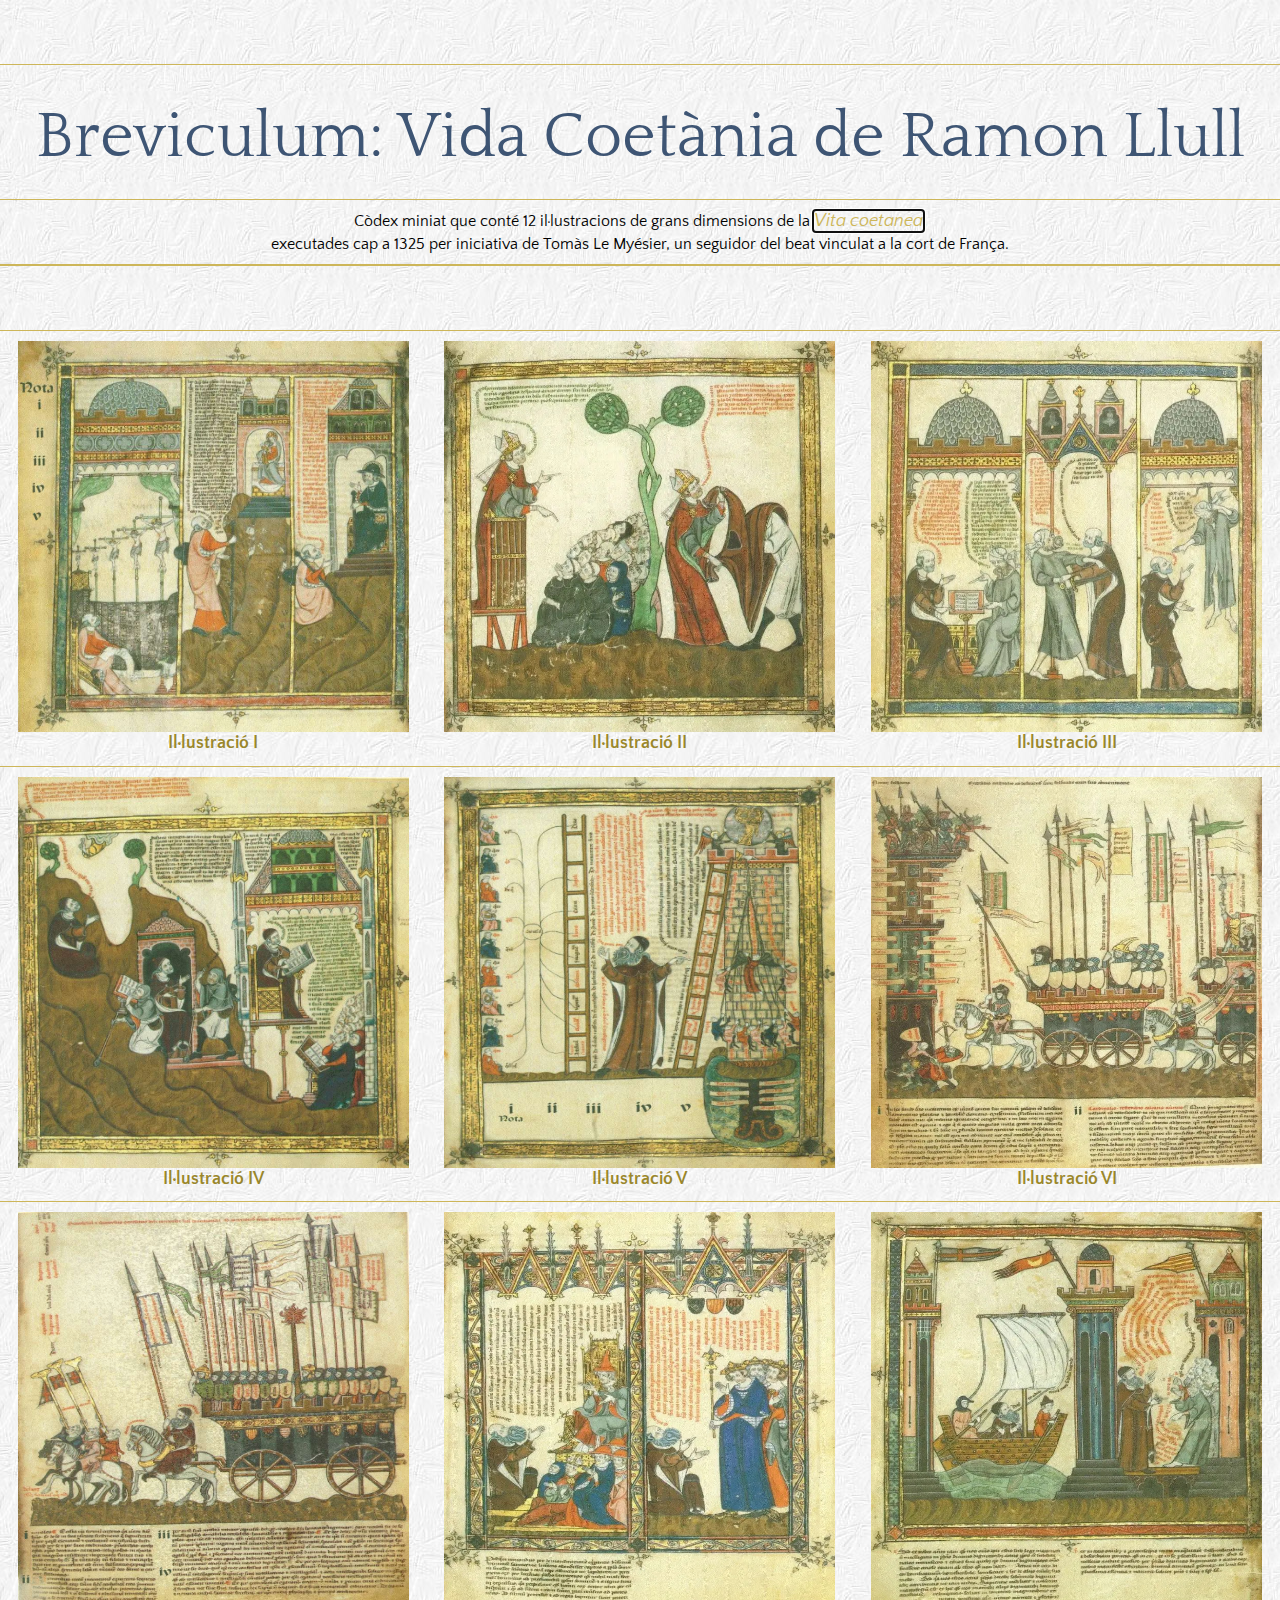
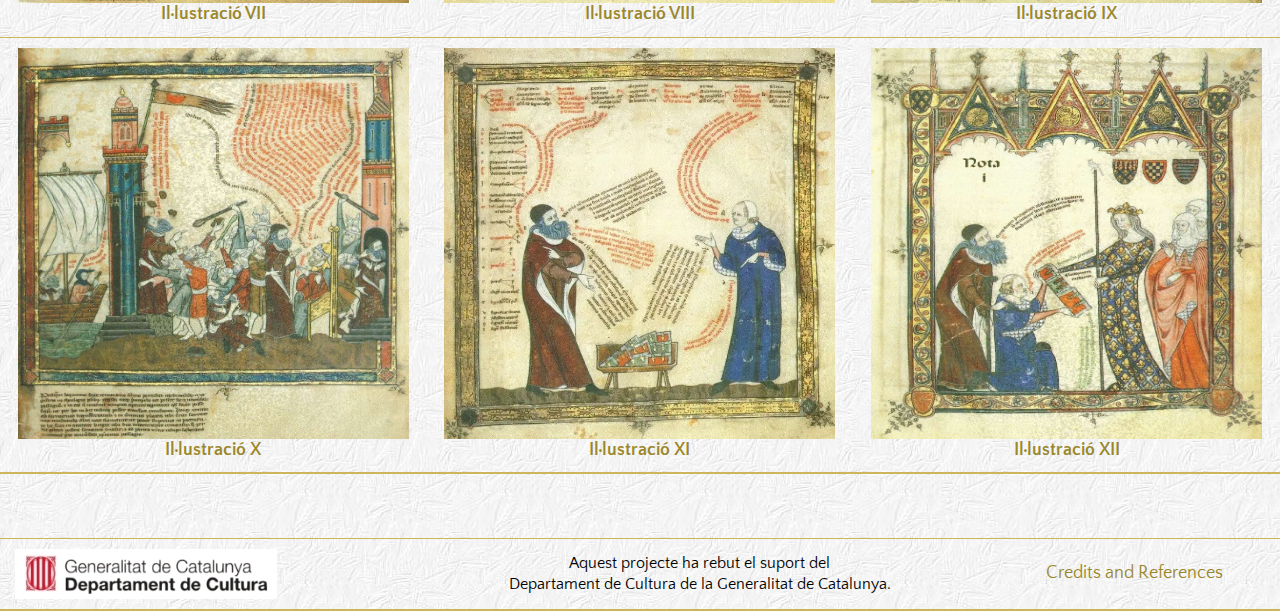
<file: index.html>
<!DOCTYPE html>
<!--
To change this license header, choose License Headers in Project Properties.
To change this template file, choose Tools | Templates
and open the template in the editor.
-->
<html>
    <head>
        <title>Breviculum: Vida Coetània de Ramon Llull</title>
        <meta charset="UTF-8">
        <meta name="viewport" content="width=device-width, initial-scale=1.0">
        <link href="css/style.css" rel="stylesheet" type="text/css"/>        
    </head>
    <body style="background-image: url('img/fons.jpg');" 
          onload="if ((localStorage.getItem('IdIdioma') == null) ||
                      (localStorage.getItem('IdIdioma') == '')) {
                       localStorage.setItem('IdIdioma', 'ca'); } 
                  document.getElementById('0.').focus();">
        <table border=1 cellspacing=0 cellpadding=0 style="width:100%;">
            <tr>
                <td>
                    <center>
                    <h1 style="font-size:5vw">Breviculum: Vida Coetània de Ramon Llull</h1>  
                    </center>
                </td>
            </tr>
            <tr>
                <td>
                    <center>
                    Còdex miniat que conté 12 il·lustracions de grans dimensions de la <i>
                    <a id="0." href="https://quisestlullus.narpan.net/vida-de-mestre-ramon">
                    Vita coetanea</a></i>,<br> executades cap a 1325 per iniciativa de Tomàs 
                    Le Myésier, un seguidor del beat vinculat a la cort de França.
                    </center>
                </td>
            </tr>
        </table>
        <table border=1 cellspacing=0 cellpadding=0 style="width:100%;">
            <tr>
                <td style="vertical-align: bottom;">
                    <center>
                    <a id="1." href="mini_01.html">
                        <img src="img/mini_01.jpg" style="width:391px;height:391px;"/>
                        <br><b>Il·lustració I</b>
                    </a>
                    </center>
                </td>
                <td style="vertical-align: bottom;">
                    <center>
                    <a id="2." href="mini_02.html">
                        <img src="img/mini_02.jpg" style="width:391px;height:391px;"/>
                        <br><b>Il·lustració II</b>
                    </a>
                    </center>
                </td>
                <td style="vertical-align: bottom;">
                    <center>
                    <a id="3." href="mini_03.html">
                        <img src="img/mini_03.jpg" style="width:391px;height:391px;"/>
                        <br><b>Il·lustració III</b>
                    </a>
                    </center>
                </td>
            </tr>
            <tr>
                <td style="vertical-align: bottom;">
                    <center>
                    <a id="4." href="mini_04.html">
                        <img src="img/mini_04.jpg" style="width:391px;height:391px;"/>
                        <br><b>Il·lustració IV</b>
                    </a>
                    </center>
                </td>
                <td style="vertical-align: bottom;">
                    <center>
                    <a id="5." href="mini_05.html">
                        <img src="img/mini_05.jpg" style="width:391px;height:391px;"/>
                        <br><b>Il·lustració V</b>
                    </a>
                    </center>
                </td>
                <td style="vertical-align: bottom;">
                    <center>
                    <a id="6." href="mini_06.html">
                        <img src="img/mini_06.jpg" style="width:391px;height:391px;"/>
                        <br><b>Il·lustració VI</b>
                    </a>
                    </center>
                </td>
            </tr>
            <tr>
                <td style="vertical-align: bottom;">
                    <center>
                    <a id="7." href="mini_07.html">
                        <img src="img/mini_07.jpg" style="width:391px;height:391px;"/>
                        <br><b>Il·lustració VII</b>
                    </a>
                    </center>
                </td>
                <td style="vertical-align: bottom;">
                    <center>
                    <a id="8." href="mini_08.html">
                        <img src="img/mini_08.jpg" style="width:391px;height:391px;"/>
                        <br><b>Il·lustració VIII</b>
                    </a>
                    </center>
                </td>
                <td style="vertical-align: bottom;">
                    <center>
                    <a id="9." href="mini_09.html">
                        <img src="img/mini_09.jpg" style="width:391px;height:391px;"/>
                        <br><b>Il·lustració IX</b>
                    </a>
                    </center>
                </td>
            </tr>
            <tr>
                <td style="vertical-align: bottom;">
                    <center>
                    <a id="10." href="mini_10.html">
                        <img src="img/mini_10.jpg" style="width:391px;height:391px;"/>
                        <br><b>Il·lustració X</b>
                    </a>
                    </center>
                </td>
                <td style="vertical-align: bottom;">
                    <center>
                    <a id="11." href="mini_11.html">
                        <img src="img/mini_11.jpg" style="width:391px;height:391px;"/>
                        <br><b>Il·lustració XI</b>
                    </a>
                    </center>
                </td>
                <td style="vertical-align: bottom;">
                    <center>
                    <a id="12." href="mini_12.html">
                        <img src="img/mini_12.jpg" style="width:391px;height:391px;"/>
                        <br><b>Il·lustració XII</b>
                    </a>
                    </center>
                </td>
            </tr>        
        </table>
        <table border=1 cellspacing=0 cellpadding=0 style="width:100%;">
            <tr>
                <td>
                    <img alt="Departament de Cultura de la Generalitat de Catalunya" 
                         src="img/dept-cultura.jpg"/>
                </td>
                <td>
                    <div class="breviculum-sponsor">                        
                    <p>Aquest projecte ha rebut el suport del<br>
                        Departament de Cultura de la Generalitat de Catalunya.</p>
                    </div>
                </td>
                <td>
                    <div class="breviculum-sponsor">                        
                    <a href="https://quisestlullus.narpan.net/breviculum/credits">
                        Credits and References</a>
                    </div>
                </td>
            </tr>
        </table>
    </body>
</html>
</file>
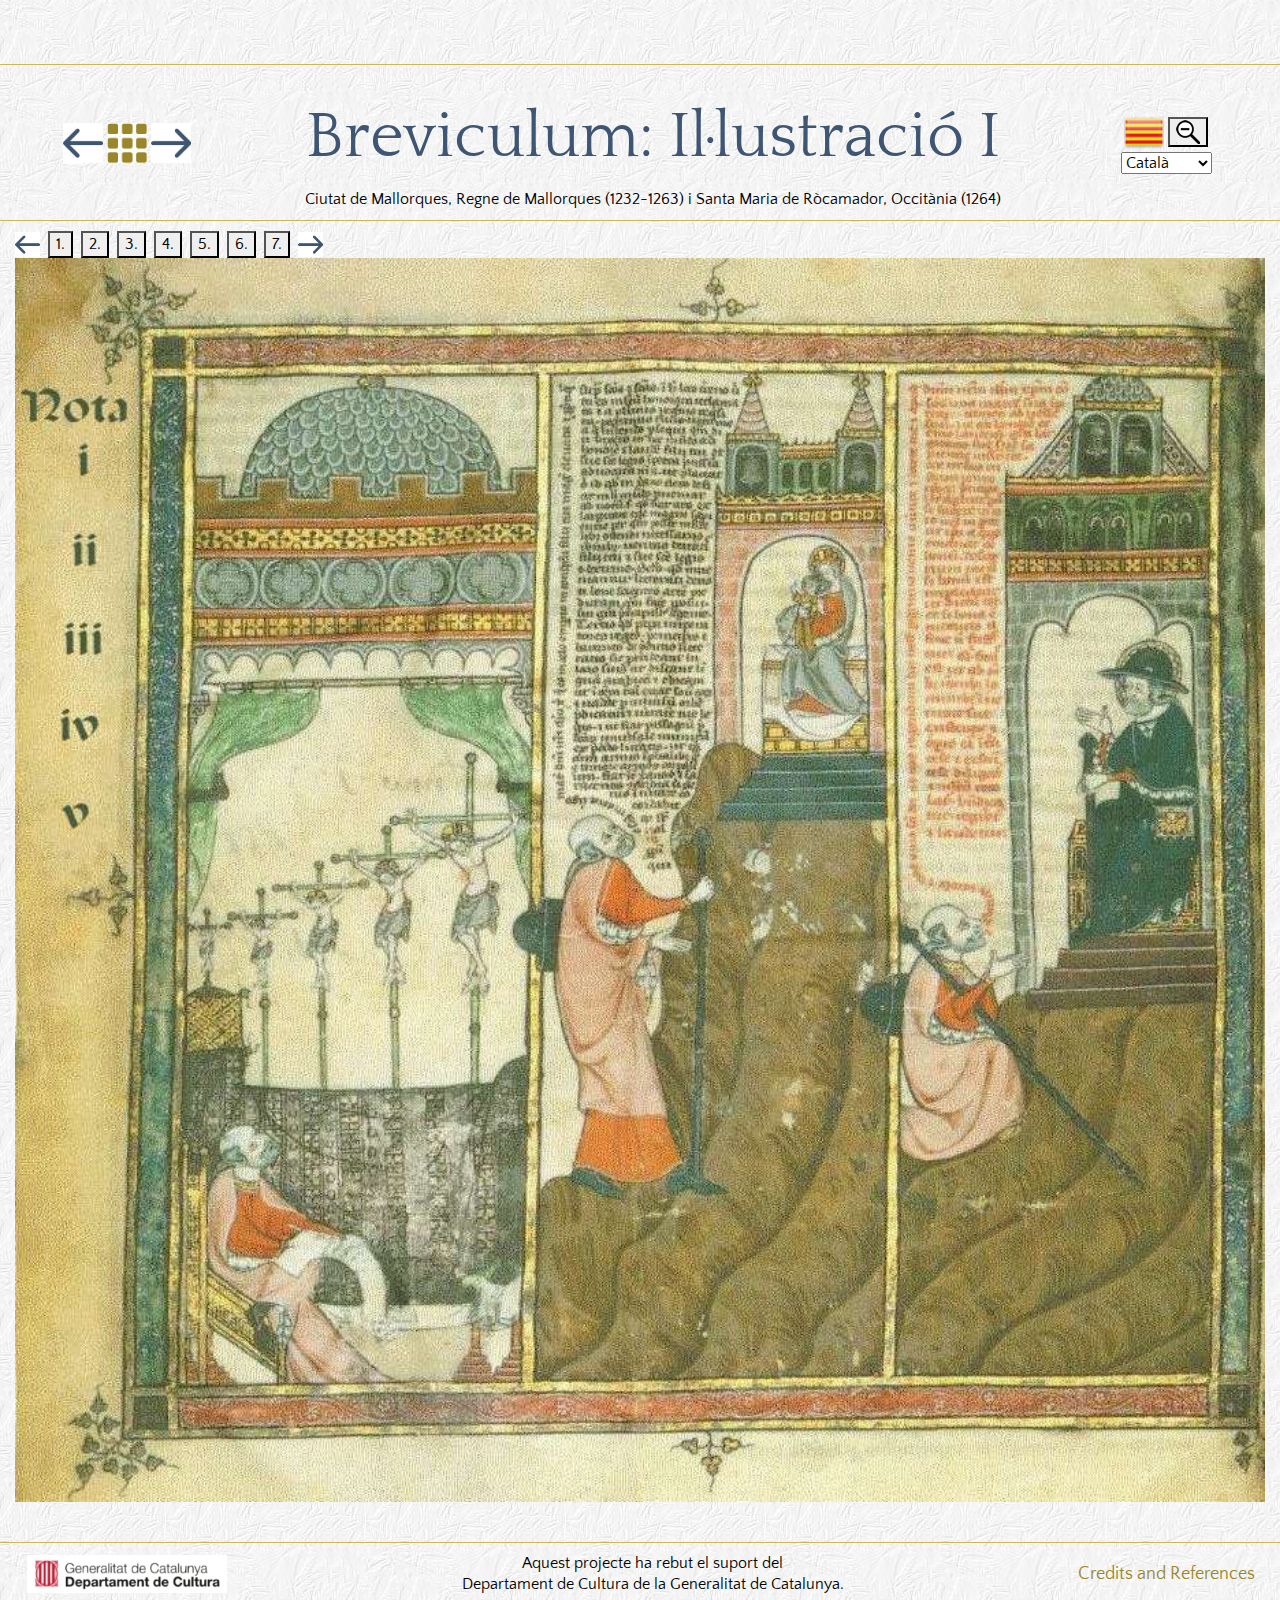
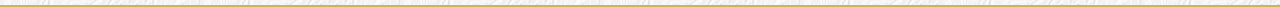
<file: mini_01.html>
<!DOCTYPE html>
<!--
To change this license header, choose License Headers in Project Properties.
To change this template file, choose Tools | Templates
and open the template in the editor.
-->
<html>
    <head>
        <title>Breviculum: Il·lustració I</title>
        <meta charset="UTF-8">
        <meta name="viewport" content="width=device-width, initial-scale=1.0">
        <link href="css/style.css" rel="stylesheet" type="text/css"/>
        <script src="js/quisestlullus.js" type="text/javascript"></script>  
        <script src="js/overlib.js" type="text/javascript"></script>
    </head>
    <body style="background-image: url('img/fons.jpg');"
          onload="CanviarIdioma('map1', localStorage.getItem('IdIdioma'))">
        <table border=1 cellspacing=0 cellpadding=0 style="width:100%;">
            <tr>
                <td><center>
                    <div class="breviculum-navigation">
                    <a href="mini_12.html">
                        <img src="img/left-arrow.jpg" style="width:40px;height:40px;"/>
                    </a>                 
                    <a href="index.html">
                        <img src="img/menu-icon.jpg" style="width:40px;height:40px;"/>
                    </a>                   
                    <a href="mini_02.html">
                        <img src="img/right-arrow.jpg" style="width:40px;height:40px;"/>
                    </a>
                    </div>
                    </center>
                </td>
                <td><center>
                    <h1 style="font-size:5vw">Breviculum: Il·lustració I</h1>
                    <p>Ciutat de Mallorques, Regne de Mallorques (1232-1263) i
                       Santa Maria de Ròcamador, Occitània (1264)</p>    
                    </center>
                </td>
                <td><center>
                    <div class="breviculum-language-selector">
                    <img src="img/ca.png" id="bandera" alt="bandera" 
                         style="width:40px;height:40px;" title="Idioma / Language">
                    <button id="zoom" title="On / Off"
                        onclick="CanviarZoom('mini_01');">
                        <img src="img/on.png" id="on" hidden><img src="img/off.png" id="off"></button><br>    
                    <select id="Idiomes" onchange="CanviarIdioma('map1', this.value)" title="Select">
                        <option value="ca">Català</option>
                        <option value="en">English</option>
                        <option value="es">Español</option>
                        <option value="de">Deutsch</option>
                        <option value="it">Italiano</option>
                        <option value="fr">Français</option>
                        <option value="pt">Português</option>
                        <option value="la">Latinus</option>
                    </select>
                    </div>
                    </center>
                </td>
            </tr>
            <tr>
                <td colspan="3">
                <div class="breviculum-miniature-content">
                <div id="miniature-popup"></div>
                <div class="breviculum-miniature-illustration">
                    <a id="0." href="mini_12.html">
                        <img src="img/left-arrow.jpg" style="width:25px;height:25px;"/>&nbsp;
                    </a>                 
                    <button type="button" id="1."  onclick="Bafarada( '0',  91, 172)"> 1.</button>&nbsp;
                    <button type="button" id="2."  onclick="Bafarada( '1',  88, 237)"> 2.</button>&nbsp;
                    <button type="button" id="3."  onclick="Bafarada( '2',  86, 303)"> 3.</button>&nbsp;
                    <button type="button" id="4."  onclick="Bafarada( '3',  88, 366)"> 4.</button>&nbsp;
                    <button type="button" id="5."  onclick="Bafarada( '4',  87, 428)"> 5.</button>&nbsp;
                    <button type="button" id="6."  onclick="Bafarada( '5', 528, 503)"> 6.</button>&nbsp;                                            
                    <button type="button" id="7."  onclick="Bafarada( '6', 729, 514)"> 7.</button>&nbsp;                                            
                    <a href="mini_02.html">
                        <img src="img/right-arrow.jpg" style="width:25px;height:25px;"/>&nbsp;
                    </a>
                </div>
                    <map id="map" name="map1">
                        <area class="miniature-area" shape="RECT" 
                              coords="2, 93, 91, 172" 
                              id="0" onclick="Bafarada('0')">
                        <area class="miniature-area" shape="RECT" 
                              coords="3, 190, 88, 237" 
                              id="1" onclick="Bafarada('1')">
                        <area class="miniature-area" shape="RECT" 
                              coords="3, 260, 86, 303" 
                              id="2" onclick="Bafarada('2')">
                        <area class="miniature-area" shape="RECT" 
                              coords="3, 324, 88, 366" 
                              id="3" onclick="Bafarada('3')">
                        <area class="miniature-area" shape="RECT" 
                              coords="2, 387, 87, 428" 
                              id="4" onclick="Bafarada('4')">
                        <area class="miniature-area" shape="RECT" 
                              coords="390, 88, 528, 503" 
                              id="5" onclick="Bafarada('5')">
                        <area class="miniature-area" shape="RECT" 
                              coords="635, 76, 729, 514" 
                              id="6" onclick="Bafarada('6')">
                    </map>
                    <img usemap="#map1" id="mini_01" src="img/mini_01.jpg" style="width:100%">   
                </div>
                </td>
            </tr>
            <tr>
                <td>
                    <div class="breviculum-sponsor">                        
                    <img alt="Departament de Cultura de la Generalitat de Catalunya" 
                         src="img/dept-cultura.jpg"/>
                    </div>
                </td>
                <td>
                    <div class="breviculum-sponsor">                        
                    <p>Aquest projecte ha rebut el suport del<br>
                        Departament de Cultura de la Generalitat de Catalunya.</p>
                    </div>
                </td>
                <td>
                    <div class="breviculum-sponsor">                        
                    <a href="https://quisestlullus.narpan.net/breviculum/credits">
                        Credits and References</a>
                    </div>
                </td>
            </tr>
        </table>
    </body>
</html>
</file>
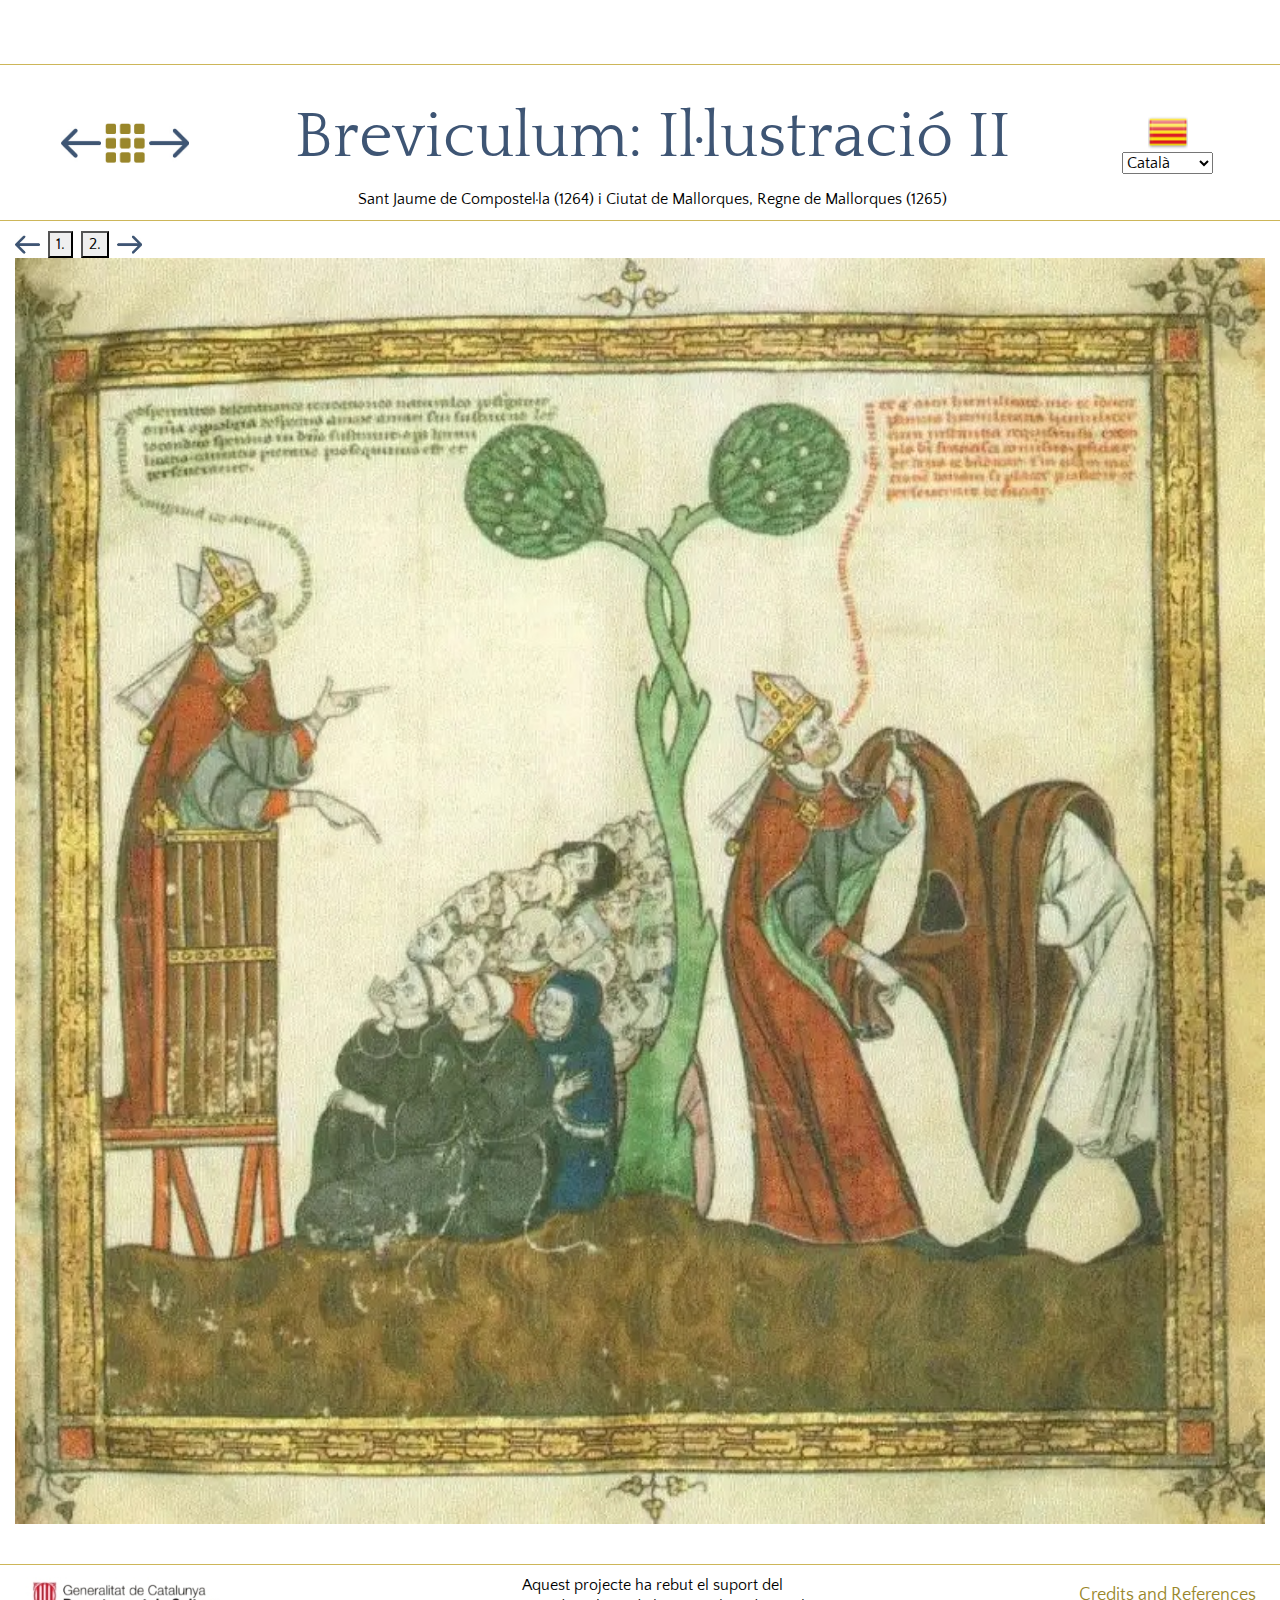
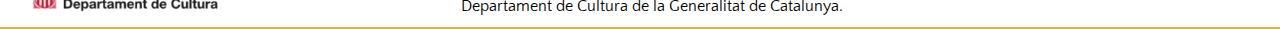
<file: mini_02.html>
<!DOCTYPE html>
<!--
To change this license header, choose License Headers in Project Properties.
To change this template file, choose Tools | Templates
and open the template in the editor.
-->
<html>
    <head>
        <title>Breviculum: Il·lustració II</title>
        <meta charset="UTF-8">
        <meta name="viewport" content="width=device-width, initial-scale=1.0">
        <link href="css/style.css" rel="stylesheet" type="text/css"/>
        <script src="js/quisestlullus.js" type="text/javascript"></script>
    </head>
    <body onload="CanviarIdioma('map2', localStorage.getItem('IdIdioma'))">
        <table border=1 cellspacing=0 cellpadding=0 style="width:100%;">
            <tr>
                <td><center>
                    <div class="breviculum-navigation">
                    <a href="mini_01.html">
                        <img src="img/left-arrow.jpg" style="width:40px;height:40px;"/>
                    </a>                 
                    <a href="index.html">
                        <img src="img/menu-icon.jpg" style="width:40px;height:40px;"/>
                    </a>                   
                    <a href="mini_03.html">
                        <img src="img/right-arrow.jpg" style="width:40px;height:40px;"/>
                    </a>
                    </div>
                    </center>
            </td>
                <td><center>
                    <h1 style="font-size:5vw">Breviculum: Il·lustració II</h1>
                    <p>Sant Jaume de Compostel·la (1264) i
                       Ciutat de Mallorques, Regne de Mallorques (1265)</p> 
                    </center>
                </td>
                <td>
                    <center>
                    <div class="breviculum-language-selector">
                    <img src="img/ca.png" id="bandera" alt="bandera" 
                         style="width:40px;height:40px;" title="Idioma / Language"><br>    
                    <select id="Idiomes" onchange="CanviarIdioma('map2', this.value)" title="Select">
                        <option value="ca">Català</option>
                        <option value="en">English</option>
                        <option value="es">Español</option>
                        <option value="de">Deutsch</option>
                        <option value="it">Italiano</option>
                        <option value="fr">Français</option>
                        <option value="pt">Português</option>
                        <option value="la">Latinus</option>
                    </select>
                    </div>
                    </center>
                </td>
            </tr>
            <tr>
                <td colspan="3">
                <div class="breviculum-miniature-content">
                <div id="miniature-popup"></div>
                <div class="breviculum-miniature-illustration">
                    <a id="0." href="mini_01.html">
                        <img src="img/left-arrow.jpg" style="width:25px;height:25px;"/>&nbsp;
                    </a>                 
                    <button type="button" id="1."  onclick="Bafarada( '0', 425, 186)"> 1.</button>&nbsp;
                    <button type="button" id="2."  onclick="Bafarada( '1', 790, 202)"> 2.</button>&nbsp;                    
                    <a href="mini_03.html">
                        <img src="img/right-arrow.jpg" style="width:25px;height:25px;"/>&nbsp;
                    </a>
                </div>
                    <map id="map" name="map2">
                        <area class="miniature-area" shape="RECT" 
                              coords="70,105,425,186"
                              id="0" onclick="Bafarada('0')">
                        <area class="miniature-area" shape="RECT" 
                              coords="537,92,790,202"
                              id="1" onclick="Bafarada('1')">
                    </map>
                    <img usemap="#map2" src="img/mini_02.jpg" style="width:100%;height:100%;">                                                                                  
                </div>
                </td>
            </tr>
            <tr>
                <td>
                    <div class="breviculum-sponsor">                        
                    <img alt="Departament de Cultura de la Generalitat de Catalunya" 
                         src="img/dept-cultura.jpg"/>
                    </div>
                </td>
                <td>
                    <div class="breviculum-sponsor">                        
                    <p>Aquest projecte ha rebut el suport del<br>
                        Departament de Cultura de la Generalitat de Catalunya.</p>
                    </div>
                </td>
                <td>
                    <div class="breviculum-sponsor">                        
                    <a href="https://quisestlullus.narpan.net/breviculum/credits">
                        Credits and References</a>
                    </div>
                </td>
            </tr>
        </table>
    </body>
</html>
</file>
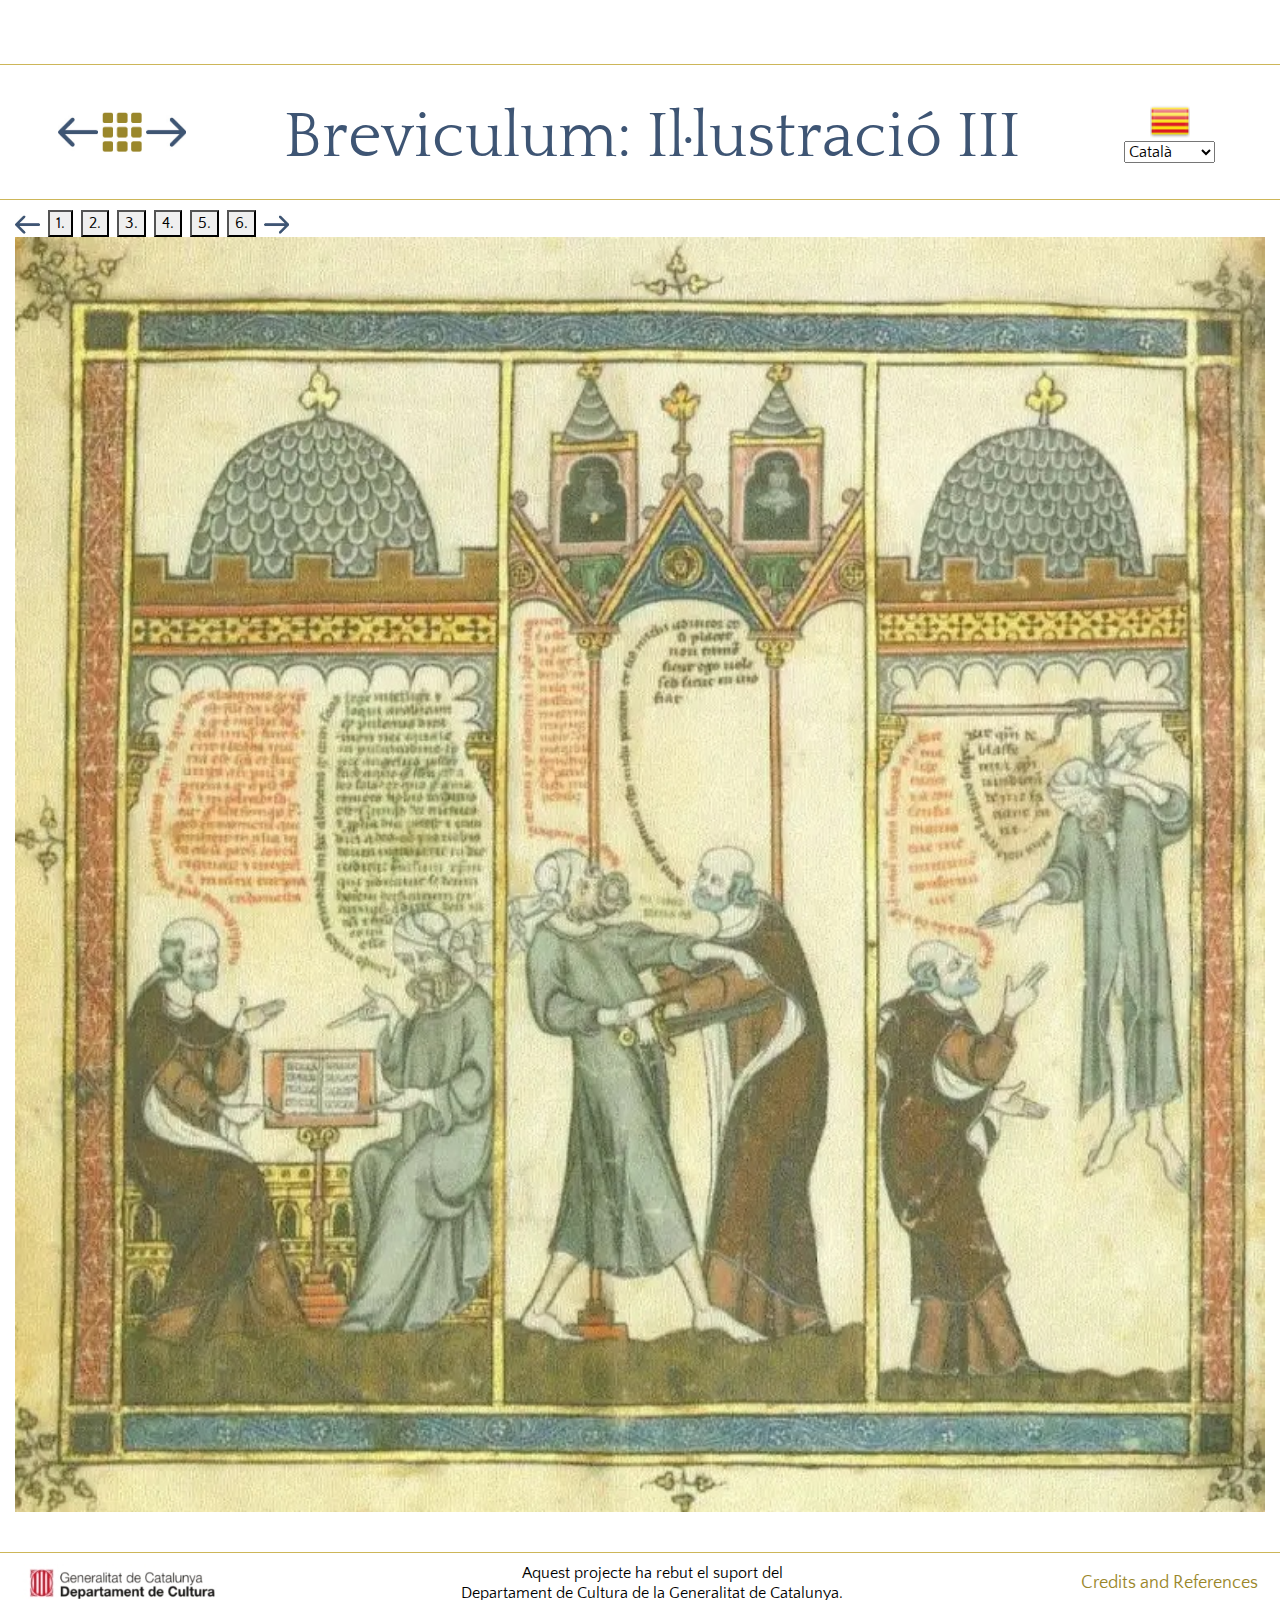
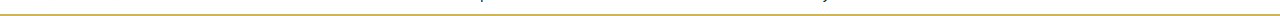
<file: mini_03.html>
<!DOCTYPE html>
<!--
To change this license header, choose License Headers in Project Properties.
To change this template file, choose Tools | Templates
and open the template in the editor.
-->
<html>
    <head>
        <title>Breviculum: Il·lustració III</title>
        <meta charset="UTF-8">
        <meta name="viewport" content="width=device-width, initial-scale=1.0">
        <link href="css/style.css" rel="stylesheet" type="text/css"/>
        <script src="js/quisestlullus.js" type="text/javascript"></script>
    </head>
    <body onload="CanviarIdioma('map3', 'ca')">
        <table border=1 cellspacing=0 cellpadding=0 style="width:100%;">
            <tr>
                <td><center>
                    <div class="breviculum-navigation">
                    <a href="mini_02.html">
                        <img src="img/left-arrow.jpg" style="width:40px;height:40px;"/>
                    </a>                 
                    <a href="index.html">
                        <img src="img/menu-icon.jpg" style="width:40px;height:40px;"/>
                    </a>                   
                    <a href="mini_04.html">
                        <img src="img/right-arrow.jpg" style="width:40px;height:40px;"/>
                    </a>
                    </div>
                    </center>
            </td>
                <td><center>
                    <h1 style="font-size:5vw">Breviculum: Il·lustració III</h1>
                    </center>
                </td>
                <td><center>
                    <div class="breviculum-language-selector">
                    <img src="img/ca.png" id="bandera" alt="bandera" 
                         style="width:40px;height:40px;" title="Idioma / Language"><br>    
                    <select id="Idiomes" onchange="CanviarIdioma('map3', this.value)" title="Select">
                        <option value="ca">Català</option>
                        <option value="en">English</option>
                        <option value="es">Español</option>
                        <option value="de">Deutsch</option>
                        <option value="it">Italiano</option>
                        <option value="fr">Français</option>
                        <option value="pt">Português</option>
                        <option value="la">Latinus</option>
                    </select>
                    </div>
                    </center>
                </td>
            </tr>
            <tr>
                <td colspan="3">
                <div class="breviculum-miniature-content">
                <div id="miniature-popup"></div>
                <div class="breviculum-miniature-illustration">
                    <a href="mini_02.html">
                        <img src="img/left-arrow.jpg" style="width:25px;height:25px;"/>&nbsp;
                    </a>                 
                    <button type="button" onclick="Bafarada( '0', 206, 540)"> 1.</button>&nbsp;
                    <button type="button" onclick="Bafarada( '1', 344, 538)"> 2.</button>&nbsp;
                    <button type="button" onclick="Bafarada( '2', 417, 440)"> 3.</button>&nbsp;
                    <button type="button" onclick="Bafarada( '3', 545, 479)"> 4.</button>&nbsp;
                    <button type="button" onclick="Bafarada( '4', 675, 547)"> 5.</button>&nbsp;
                    <button type="button" onclick="Bafarada( '5', 827, 485)"> 6.</button>&nbsp;                                                                
                    <a href="mini_04.html">
                        <img src="img/right-arrow.jpg" style="width:25px;height:25px;"/>&nbsp;
                    </a>
                </div>
                    <map id="map" name="map3">
                        <area class="miniature-area" shape="RECT" 
                              coords="102,328,206,540" 
                              id="0" onclick="Bafarada('0')">
                        <area class="miniature-area" shape="RECT" 
                              coords="226,327,344,538" 
                              id="1" onclick="Bafarada('1')">
                        <area class="miniature-area" shape="RECT" 
                              coords="361,274,417,440" 
                              id="2" onclick="Bafarada('2')">
                        <area class="miniature-area" shape="RECT" 
                              coords="426,280,545,479" 
                              id="3" onclick="Bafarada('3')">
                        <area class="miniature-area" shape="RECT" 
                              coords="615,350,675,547" 
                              id="4" onclick="Bafarada('4')">
                        <area class="miniature-area" shape="RECT" 
                              coords="688,326,827,485" 
                              id="5" onclick="Bafarada('5')">
                    </map>
                    <img usemap="#map3" src="img/mini_03.jpg" style="width:100%;height:100%;">                                                                                  
                </div>
                </td>
            </tr>
            <tr>
                <td>
                    <div class="breviculum-sponsor">                        
                    <img alt="Departament de Cultura de la Generalitat de Catalunya" 
                         src="img/dept-cultura.jpg"/>
                    </div>
                </td>
                <td>
                    <div class="breviculum-sponsor">                        
                    <p>Aquest projecte ha rebut el suport del<br>
                        Departament de Cultura de la Generalitat de Catalunya.</p>
                    </div>
                </td>
                <td>
                    <div class="breviculum-sponsor">                        
                    <a href="https://quisestlullus.narpan.net/breviculum/credits">
                        Credits and References</a>
                    </div>
                </td>
            </tr>
        </table>
    </body>
</html>
</file>
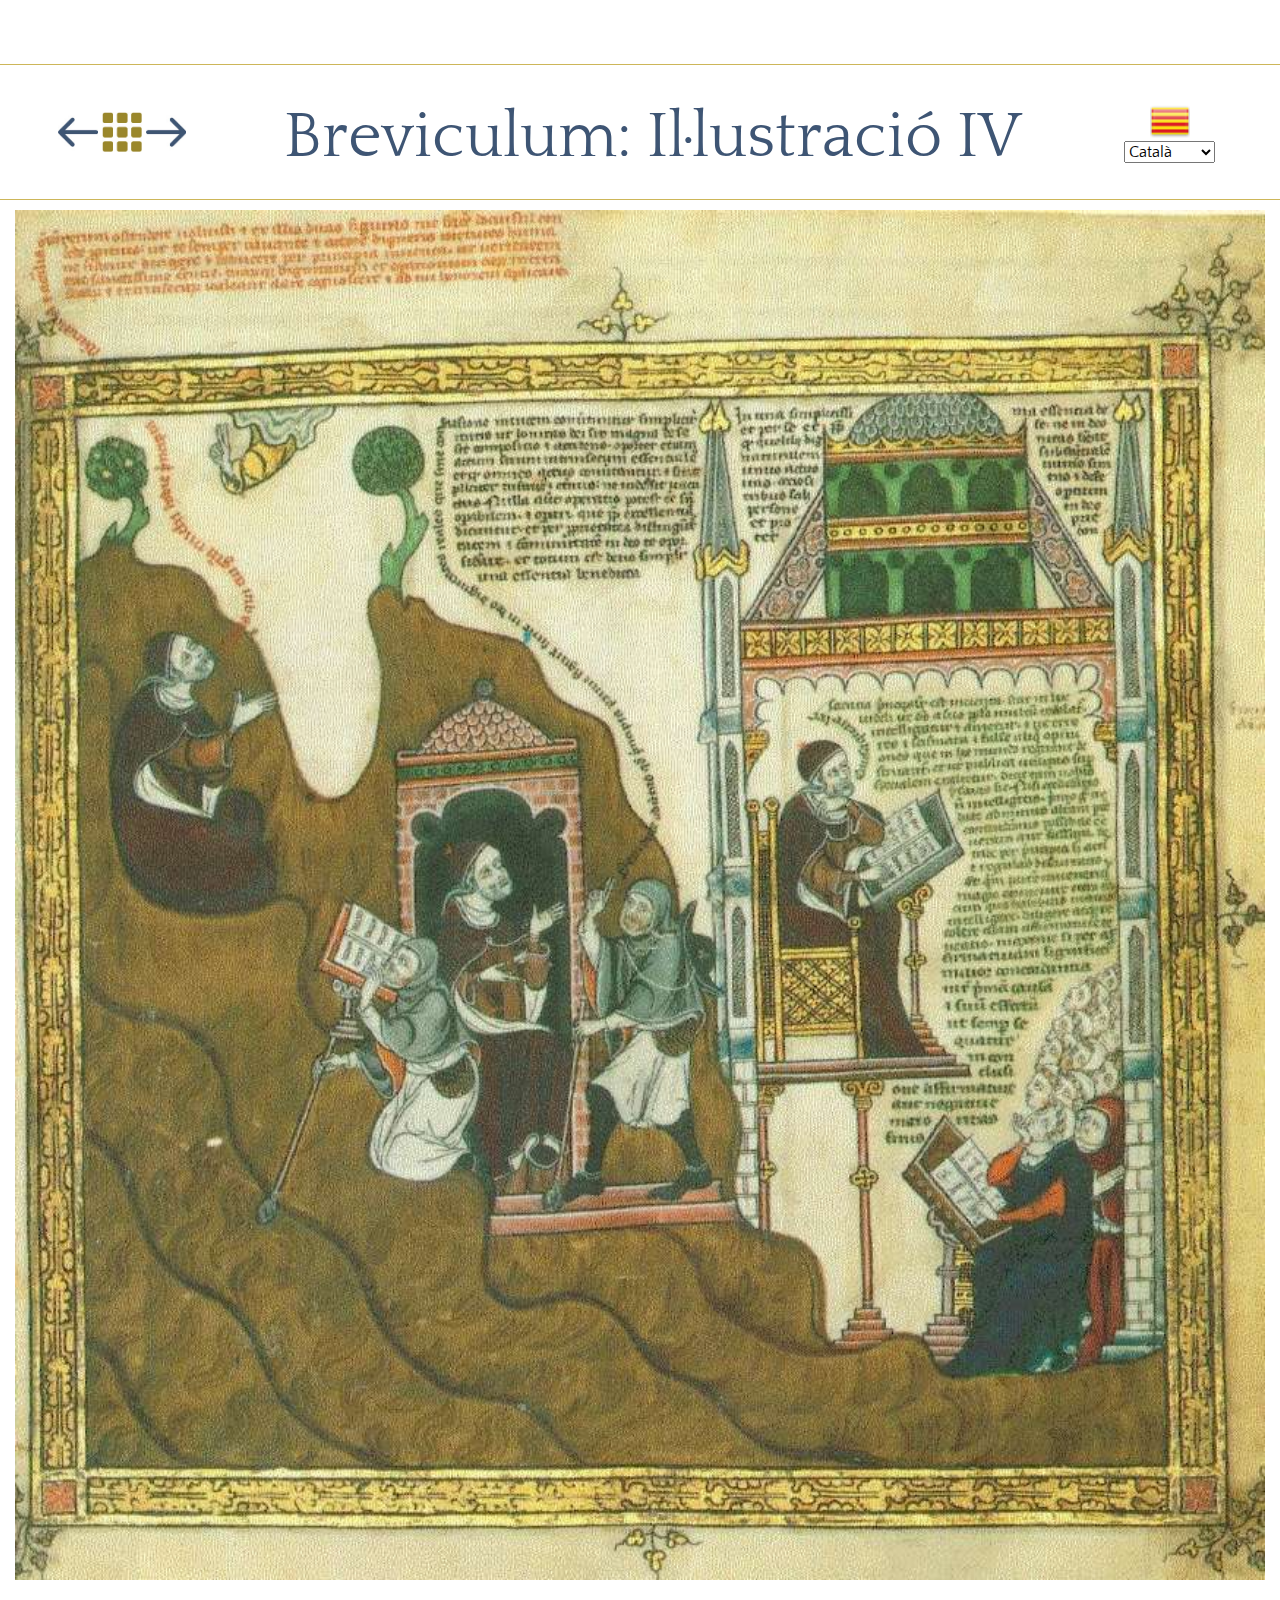
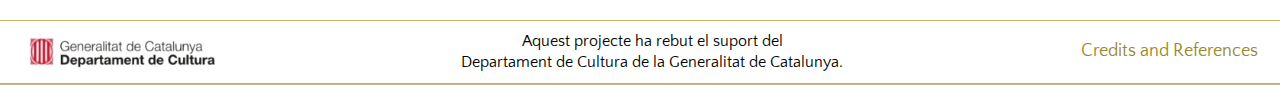
<file: mini_04.html>
<!DOCTYPE html>
<!--
To change this license header, choose License Headers in Project Properties.
To change this template file, choose Tools | Templates
and open the template in the editor.
-->
<html>
    <head>
        <title>Breviculum: Il·lustració IV</title>
        <meta charset="UTF-8">
        <meta name="viewport" content="width=device-width, initial-scale=1.0">
        <link href="css/style.css" rel="stylesheet" type="text/css"/>
        <script src="js/quisestlullus.js" type="text/javascript"></script>
    </head>
    <body onload="CanviarIdioma('map4', 'ca')">
        <table border=1 cellspacing=0 cellpadding=0 style="width:100%;">
            <tr>
                <td><center>
                    <div class="breviculum-navigation">
                    <a href="mini_03.html">
                        <img src="img/left-arrow.jpg" style="width:40px;height:40px;"/>
                    </a>                 
                    <a href="index.html">
                        <img src="img/menu-icon.jpg" style="width:40px;height:40px;"/>
                    </a>                   
                    <a href="mini_05.html">
                        <img src="img/right-arrow.jpg" style="width:40px;height:40px;"/>
                    </a>
                    </div>
                    </center>
            </td>
                <td><center>
                    <h1 style="font-size:5vw">Breviculum: Il·lustració IV</h1>
                    </center>
                </td>
                <td><center>
                    <div class="breviculum-language-selector">
                    <img src="img/ca.png" id="bandera" alt="bandera" 
                         style="width:40px;height:40px;" title="Idioma / Language"><br>    
                    <select id="Idiomes" onchange="CanviarIdioma('map4', this.value)" title="Select">
                        <option value="ca">Català</option>
                        <option value="en">English</option>
                        <option value="es">Español</option>
                        <option value="de">Deutsch</option>
                        <option value="it">Italiano</option>
                        <option value="fr">Français</option>
                        <option value="pt">Português</option>
                        <option value="la">Latinus</option>
                    </select>
                    </div>
                    </center>
                </td>
            </tr>
            <tr>
                <td colspan="3">
                <div class="breviculum-miniature-content">
                <div id="miniature-popup"></div>
                <div class="breviculum-miniature-illustration"></div>
                    <map id="map" name="map4">
                        <area class="miniature-area" shape="POLY" coords="10,10,379,1,383,48,207,84,188,285,95,354" 
                              id="0" onclick="Bafarada('0')">
                        <area class="miniature-area" shape="POLY" coords="275,139,769,126,746,234,437,285,455,497,386,448,278,250" 
                              id="1" onclick="Bafarada('1')">
                        <area class="miniature-area" shape="RECT" coords="500,330,660,400" 
                              id="2" onclick="Bafarada('2')">
                    </map>
                    <img usemap="#map4" src="img/mini_04.jpg" style="width:100%;height:100%;">                                                                                  
                </div>
                </td>
            </tr>
            <tr>
                <td>
                    <div class="breviculum-sponsor">                        
                    <img alt="Departament de Cultura de la Generalitat de Catalunya" 
                         src="img/dept-cultura.jpg"/>
                    </div>
                </td>
                <td>
                    <div class="breviculum-sponsor">                        
                    <p>Aquest projecte ha rebut el suport del<br>
                        Departament de Cultura de la Generalitat de Catalunya.</p>
                    </div>
                </td>
                <td>
                    <div class="breviculum-sponsor">                        
                    <a href="https://quisestlullus.narpan.net/breviculum/credits">
                        Credits and References</a>
                    </div>
                </td>
            </tr>
        </table>
    </body>
</html>
</file>
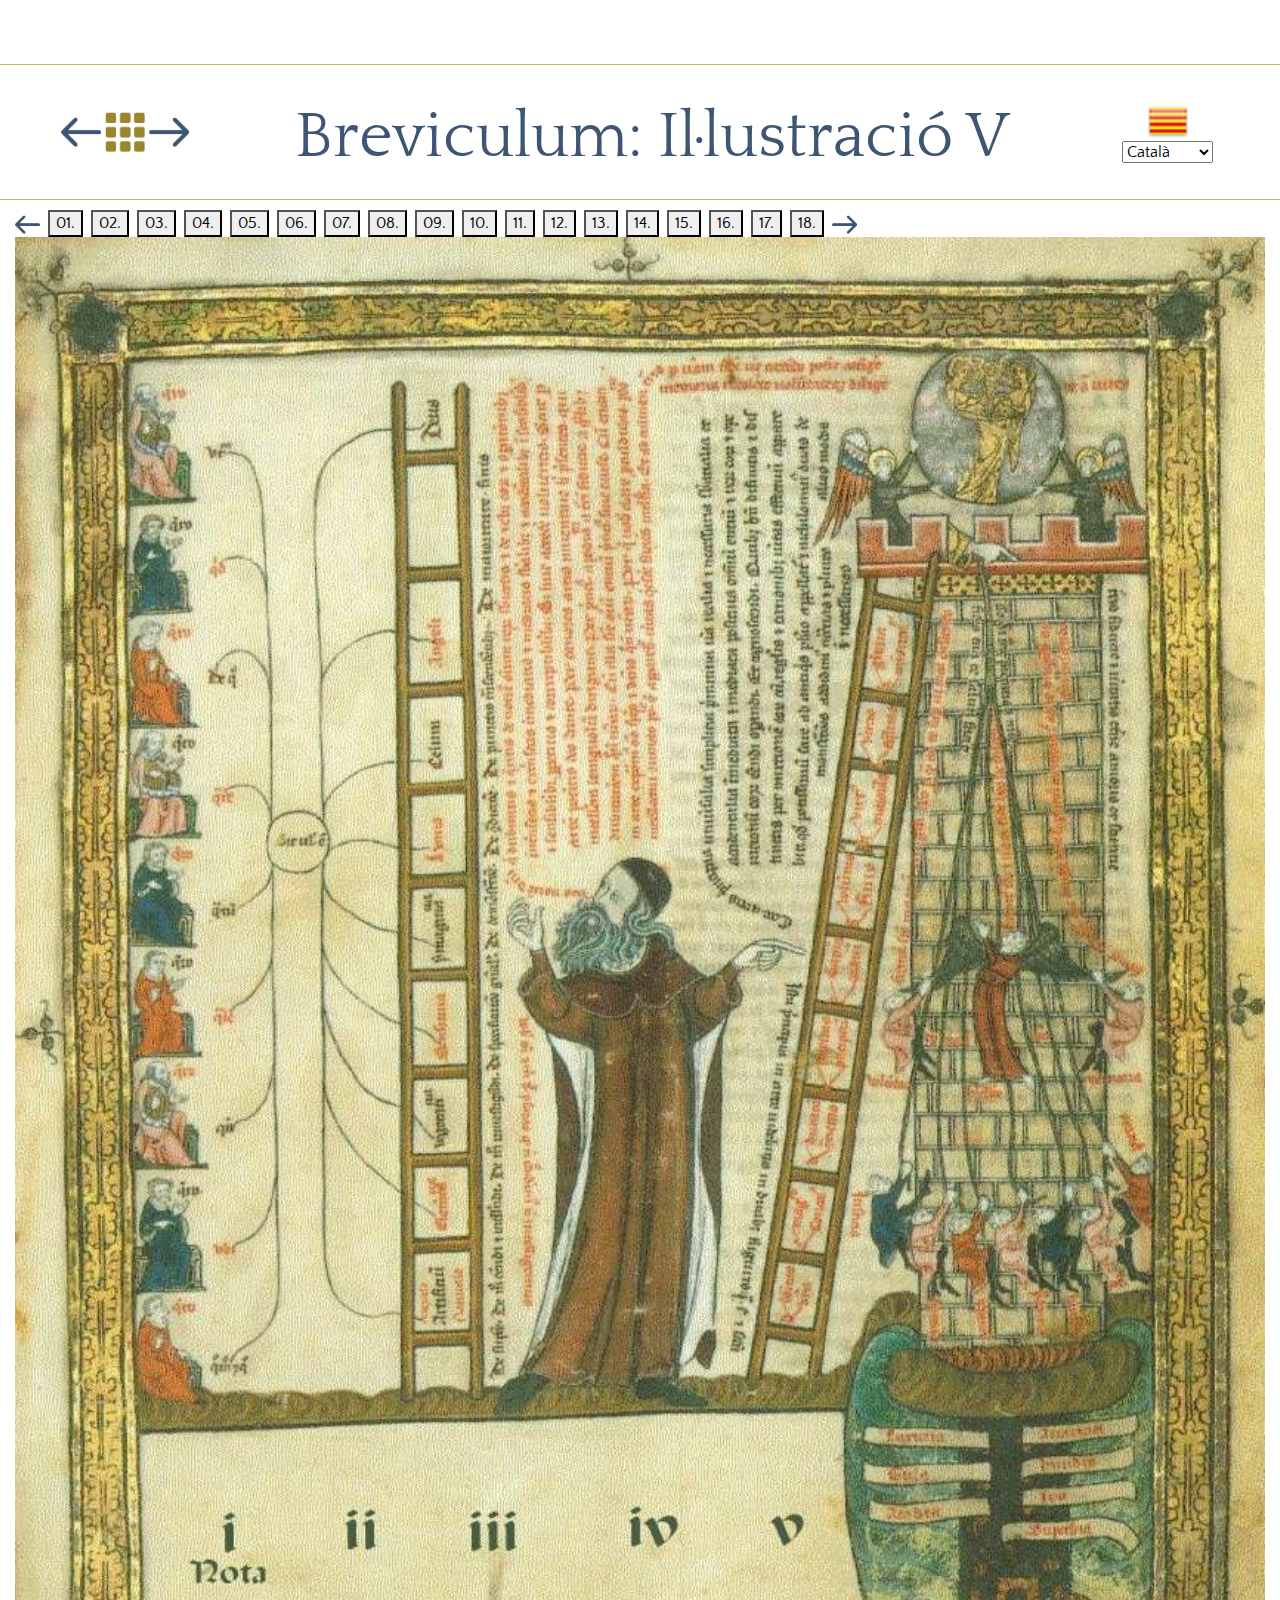
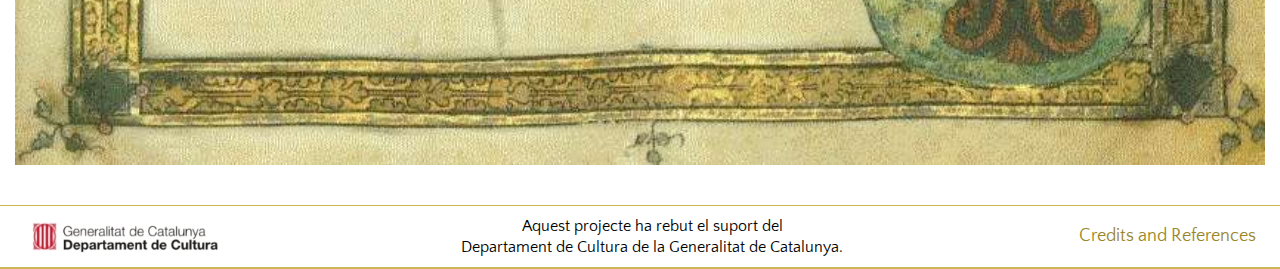
<file: mini_05.html>
<!DOCTYPE html>
<!--
To change this license header, choose License Headers in Project Properties.
To change this template file, choose Tools | Templates
and open the template in the editor.
-->
<html>
    <head>
        <title>Breviculum: Il·lustració V</title>
        <meta charset="UTF-8">
        <meta name="viewport" content="width=device-width, initial-scale=1.0">
        <link href="css/style.css" rel="stylesheet" type="text/css"/>
        <script src="js/quisestlullus.js" type="text/javascript"></script>
    </head>
    <body onload="CanviarIdioma('map5', 'ca')">
        <table border=1 cellspacing=0 cellpadding=0 style="width:100%;">
            <tr>
                <td><center>
                    <div class="breviculum-navigation">
                    <a href="mini_04.html">
                        <img src="img/left-arrow.jpg" style="width:40px;height:40px;"/>
                    </a>                 
                    <a href="index.html">
                        <img src="img/menu-icon.jpg" style="width:40px;height:40px;"/>
                    </a>                   
                    <a href="mini_06.html">
                        <img src="img/right-arrow.jpg" style="width:40px;height:40px;"/>
                    </a>
                    </div>
                    </center>
            </td>
                <td><center>
                    <h1 style="font-size:5vw">Breviculum: Il·lustració V</h1>
                    </center>
                </td>
                <td><center>
                    <div class="breviculum-language-selector">
                    <img src="img/ca.png" id="bandera" alt="bandera" 
                         style="width:40px;height:40px;" title="Idioma / Language"><br>    
                    <select id="Idiomes" onchange="CanviarIdioma('map5', this.value)" title="Select">
                        <option value="ca">Català</option>
                        <option value="en">English</option>
                        <option value="es">Español</option>
                        <option value="de">Deutsch</option>
                        <option value="it">Italiano</option>
                        <option value="fr">Français</option>
                        <option value="pt">Português</option>
                        <option value="la">Latinus</option>
                    </select>
                    </div>
                    </center>
                </td>
            </tr>
            <tr>
                <td colspan="3">
                <div class="breviculum-miniature-content">
                <div id="miniature-popup"></div>
                <div class="breviculum-miniature-illustration">
                    <a href="mini_04.html">
                        <img src="img/left-arrow.jpg" style="width:25px;height:25px;"/>&nbsp;
                    </a>                 
                    <button type="button" onclick="Bafarada('0', 153, 775)">01.</button>&nbsp;
                    <button type="button" onclick="Bafarada('1', 169, 392)">02.</button>&nbsp;
                    <button type="button" onclick="Bafarada('2', 335, 419)">03.</button>&nbsp;
                    <button type="button" onclick="Bafarada('3', 361, 733)">04.</button>&nbsp;
                    <button type="button" onclick="Bafarada('4', 466, 426)">05.</button>&nbsp;
                    <button type="button" onclick="Bafarada('5', 539, 500)">06.</button>&nbsp;                                            
                    <button type="button" onclick="Bafarada('6', 763, 434)">07.</button>&nbsp;                                            
                    <button type="button" onclick="Bafarada('7', 682, 347)">08.</button>&nbsp;
                    <button type="button" onclick="Bafarada('8', 692, 577)">09.</button>&nbsp;
                    <button type="button" onclick="Bafarada('9', 576, 588)">10.</button>&nbsp;
                    <button type="button" onclick="Bafarada('10', 706, 580)">11.</button>&nbsp;
                    <button type="button" onclick="Bafarada('11', 584, 691)">12.</button>&nbsp;
                    <button type="button" onclick="Bafarada('12', 771, 980)">13.</button>&nbsp;                                            
                    <button type="button" onclick="Bafarada('13', 186, 956)">14.</button>&nbsp;                                            
                    <button type="button" onclick="Bafarada('14', 275, 955)">15.</button>&nbsp;
                    <button type="button" onclick="Bafarada('15', 370, 955)">16.</button>&nbsp;
                    <button type="button" onclick="Bafarada('16', 477, 947)">17.</button>&nbsp;
                    <button type="button" onclick="Bafarada('17', 557, 948)">18.</button>&nbsp;
                    <a href="mini_06.html">
                        <img src="img/right-arrow.jpg" style="width:25px;height:25px;"/>&nbsp;
                    </a>
                </div>
                    <map id="map" name="map5">
                        <area class="miniature-area" shape="RECT" 
                              coords="77,96,153,775" 
                              id="0" onclick="Bafarada('0')">
                        <area class="miniature-area" shape="POLY" 
                              coords="205,156,256,97,317,97,327,788,265,788,214,718,169,425,169,392" 
                              id="1" onclick="Bafarada('1')">
                        <area class="miniature-area" shape="POLY" 
                              coords="324,77,595,77,594,110,435,111,442,414,335,419" 
                              id="2" onclick="Bafarada('2')">
                        <area class="miniature-area" shape="RECT" 
                              coords="335,519,361,733" 
                              id="3" onclick="Bafarada('3')">
                        <area class="miniature-area" shape="POLY" 
                              coords="453,137,492,116,544,118,542,157,519,190,518,226,558,223,561,248,535,317,533,425,466,426" 
                              id="4" onclick="Bafarada('4')">
                        <area class="miniature-area" shape="POLY" 
                              coords="579,234,619,240,544,760,478,757,516,500,539,500" 
                              id="5" onclick="Bafarada('5')">
                        <area class="miniature-area" shape="RECT" 
                              coords="730,229,763,434" 
                              id="6" onclick="Bafarada('6')">
                        <area class="miniature-area" shape="RECT" 
                              coords="637,203,682,347" 
                              id="7" onclick="Bafarada('7')">
                        <area class="miniature-area" shape="RECT" 
                              coords="647,354,692,577" 
                              id="8" onclick="Bafarada('8')">
                        <area class="miniature-area" shape="POLY" 
                              coords="614,386,634,588,576,588" 
                              id="9" onclick="Bafarada('9')">
                        <area class="miniature-area" shape="POLY" 
                              coords="707,444,768,482,769,580,706,580" 
                              id="10" onclick="Bafarada('10')">
                        <area class="miniature-area" shape="POLY" 
                              coords="604,  605,  791,  592,  788,  749,  640,  754,  584,  691" 
                              id="11" onclick="Bafarada('11')">
                        <area class="miniature-area" shape="RECT" 
                              coords="562,782,771,980" 
                              id="12" onclick="Bafarada('12')">
                        <area class="miniature-area" shape="RECT" 
                              coords="88,  813,  186,  956" 
                              id="13" onclick="Bafarada('13')">
                        <area class="miniature-area" shape="RECT" 
                              coords="190,  810,  275,  955" 
                              id="14" onclick="Bafarada('14')">
                        <area class="miniature-area" shape="RECT" 
                              coords="278,  807,  370,  955" 
                              id="15" onclick="Bafarada('15')">
                        <area class="miniature-area" shape="RECT" 
                              coords="375,  802,  477,  947" 
                              id="16" onclick="Bafarada('16')">
                        <area class="miniature-area" shape="RECT" 
                              coords="481,  799,  557,  948" 
                              id="17" onclick="Bafarada('17')">
                    </map>
                    <img usemap="#map5" src="img/mini_05.jpg" style="width:100%;height:100%;">                                                                                  
                </div>
                </td>
            </tr>
            <tr>
                <td>
                    <div class="breviculum-sponsor">                        
                    <img alt="Departament de Cultura de la Generalitat de Catalunya" 
                         src="img/dept-cultura.jpg"/>
                    </div>
                </td>
                <td>
                    <div class="breviculum-sponsor">                        
                    <p>Aquest projecte ha rebut el suport del<br>
                        Departament de Cultura de la Generalitat de Catalunya.</p>
                    </div>
                </td>
                <td>
                    <div class="breviculum-sponsor">                        
                    <a href="https://quisestlullus.narpan.net/breviculum/credits">
                        Credits and References</a>
                    </div>
                </td>
            </tr>
        </table>
    </body>
</html>
</file>
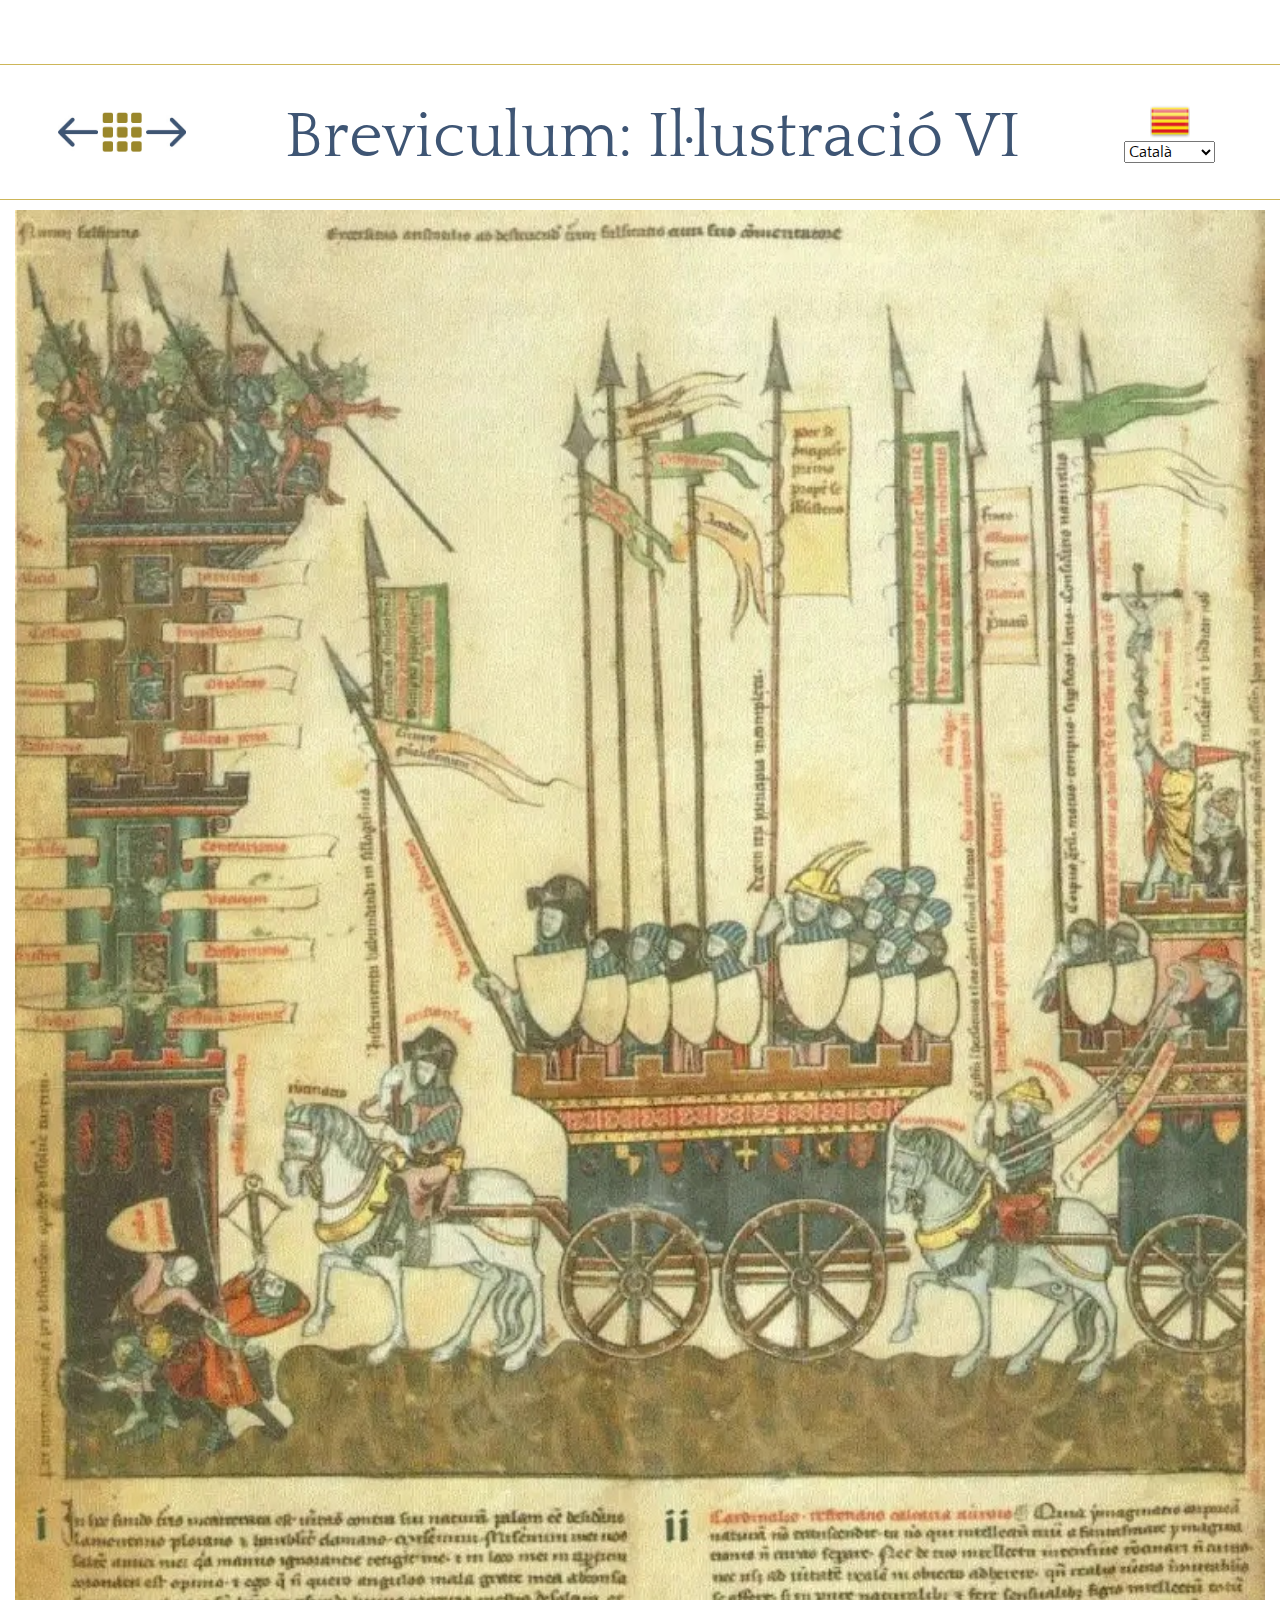
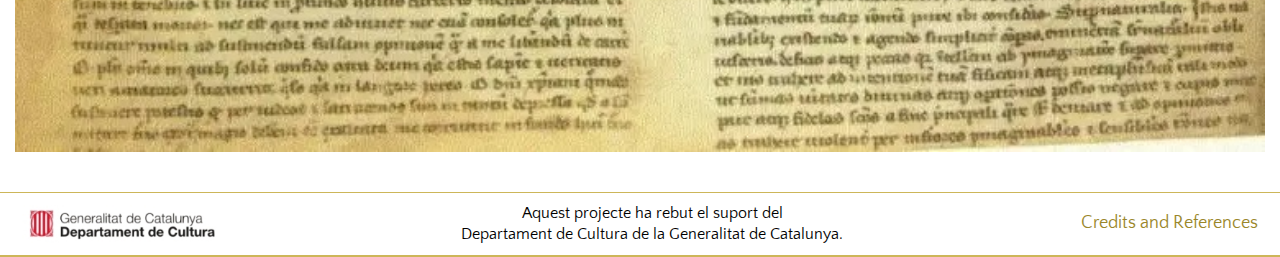
<file: mini_06.html>
<!DOCTYPE html>
<!--
To change this license header, choose License Headers in Project Properties.
To change this template file, choose Tools | Templates
and open the template in the editor.
-->
<html>
    <head>
        <title>Breviculum: Il·lustració VI</title>
        <meta charset="UTF-8">
        <meta name="viewport" content="width=device-width, initial-scale=1.0">
        <link href="css/style.css" rel="stylesheet" type="text/css"/>
        <script src="js/quisestlullus.js" type="text/javascript"></script>
    </head>
    <body onload="CanviarIdioma('map6', 'ca')">
        <table border=1 cellspacing=0 cellpadding=0 style="width:100%;">
            <tr>
                <td>
                    <div class="breviculum-navigation">
                    <center>
                    <a href="mini_05.html">
                        <img src="img/left-arrow.jpg" style="width:40px;height:40px;"/>
                    </a>                 
                    <a href="index.html">
                        <img src="img/menu-icon.jpg" style="width:40px;height:40px;"/>
                    </a>                   
                    <a href="mini_07.html">
                        <img src="img/right-arrow.jpg" style="width:40px;height:40px;"/>
                    </a>
                    </center>
                    </div>
            </td>
                <td><center>
                    <h1 style="font-size:5vw">Breviculum: Il·lustració VI</h1>
                    </center>
                </td>
                <td>
                    <div class="breviculum-language-selector">
                    <center>
                    <img src="img/ca.png" id="bandera" alt="bandera" 
                         style="width:40px;height:40px;" title="Idioma / Language"><br>    
                    <select id="Idiomes" onchange="CanviarIdioma('map6', this.value)" title="Select">
                        <option value="ca">Català</option>
                        <option value="en">English</option>
                        <option value="es">Español</option>
                        <option value="de">Deutsch</option>
                        <option value="it">Italiano</option>
                        <option value="fr">Français</option>
                        <option value="pt">Português</option>
                        <option value="la">Latinus</option>
                    </select>
                    </center>
                    </div>
                </td>
            </tr>
            <tr>
                <td colspan="3">
                <div class="breviculum-miniature-content">
                <div id="miniature-popup"></div>
                <div class="breviculum-miniature-illustration"></div>
                    <map id="map" name="map6">
                        <area class="miniature-area" shape="RECT" coords="215,4,602,33" 
                              id="0" onmouseover="Bafarada('0')">
                        <area class="miniature-area" shape="RECT" coords="6,8,201,603" 
                              id="1" onmouseover="Bafarada('1')">
                        <area class="miniature-area" shape="RECT" coords="10,616,183,914" 
                              id="2" onmouseover="Bafarada('2')">
                        <area class="miniature-area" shape="POLY" coords="282,621,281,566,325,575,374,693,380,836,208,836,206,720,188,694,190,621" 
                              id="3" onmouseover="Bafarada('3')">
                        <area class="miniature-area" shape="RECT" coords="238,410,271,607" 
                              id="4" onmouseover="Bafarada('4')">
                        <area class="miniature-area" shape="RECT" coords="253,270,320,360" 
                              id="5" onmouseover="Bafarada('5')">
                        <area class="miniature-area" shape="POLY" coords="246,365,381,379,381,66,483,66,528,173,529,301,506,329,508,611,372,613,363,432,265,395" 
                              id="6" onmouseover="Bafarada('6')">
                        <area class="miniature-area" shape="POLY" coords="276,429,325,446,342,570,283,533" 
                              id="7" onmouseover="Bafarada('7')">
                        <area class="miniature-area" shape="POLY" coords="537,64,677,64,677,344,645,359,645,466,670,465,670,600,540,600,540,494,522,494,522,325,537,325" 
                              id="8" onmouseover="Bafarada('8')">
                        <area class="miniature-area" shape="POLY" coords="626,645,692,645,730,604,761,633,744,701,788,737,788,838,626,838" 
                              id="9" onmouseover="Bafarada('9')">
                        <area class="miniature-area" shape="RECT" coords="686,196,732,328" 
                              id="10" onmouseover="Bafarada('10')">
                        <area class="miniature-area" shape="POLY" coords="660,358,715,358,715,605,698,632,683,632,674,407,660,408" 
                              id="11" onmouseover="Bafarada('11')">
                        <area class="miniature-area" shape="POLY" coords="723,70,746,70,759,178,768,503,785,574,742,575,736,137,724,137" 
                              id="12" onmouseover="Bafarada('12')">
                        <area class="miniature-area" shape="POLY" coords="770,176,785,175,797,502,815,523,807,562,781,533" 
                              id="13" onmouseover="Bafarada('13')">
                        <area class="miniature-area" shape="POLY" coords="795,254,830,152,846,152,839,478,800,478" 
                              id="14" onmouseover="Bafarada('14')">
                        <area class="miniature-area" shape="POLY" coords="846,264,861,265,864,377,879,391,880,482,851,484,849,386" 
                              id="15" onmouseover="Bafarada('15')">
                        <area class="miniature-area" shape="RECT" coords="860,520,890,590" 
                              id="16" onmouseover="Bafarada('16')">
                        <area class="miniature-area" shape="POLY" coords="830,521,850,522,850,611,840,609,805,665,761,703,751,692,793,639,821,573" 
                              id="17" onmouseover="Bafarada('17')">
                        <area class="miniature-area" shape="RECT" coords="2,922,440,1108" 
                              id="18" onmouseover="Bafarada('18')">
                        <area class="miniature-area" shape="RECT" coords="450,925,490,1107" 
                              id="19" onmouseover="Bafarada('19')">
                    </map>
                    <img usemap="#map6" src="img/mini_06.jpg" style="width:100%;height:100%;">                                                                                  
                </div>
                </td>
            </tr>
            <tr>
                <td>
                    <div class="breviculum-sponsor">                        
                    <img alt="Departament de Cultura de la Generalitat de Catalunya" 
                         src="img/dept-cultura.jpg"/>
                    </div>
                </td>
                <td>
                    <div class="breviculum-sponsor">                        
                    <p>Aquest projecte ha rebut el suport del<br>
                        Departament de Cultura de la Generalitat de Catalunya.</p>
                    </div>
                </td>
                <td>
                    <div class="breviculum-sponsor">                        
                    <a href="https://quisestlullus.narpan.net/breviculum/credits">
                        Credits and References</a>
                    </div>
                </td>
            </tr>
        </table>
    </body>
</html>
</file>
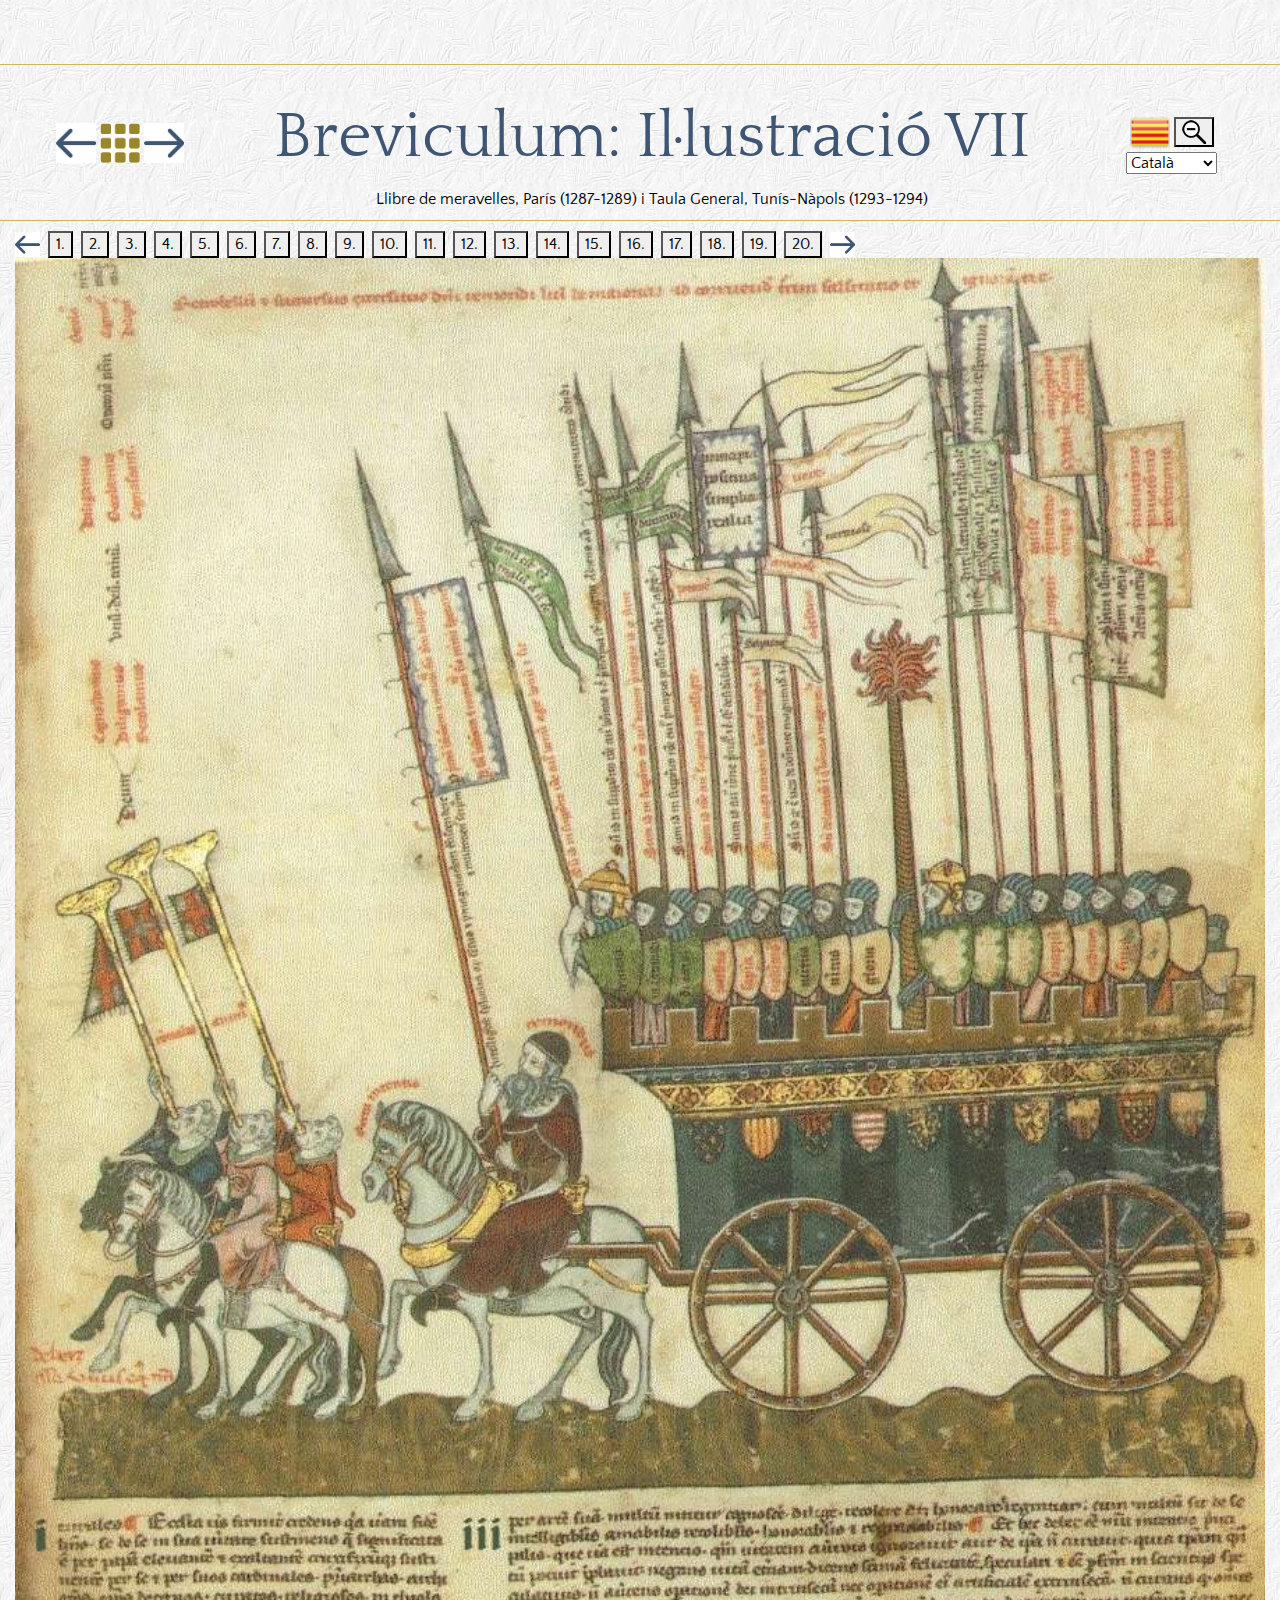
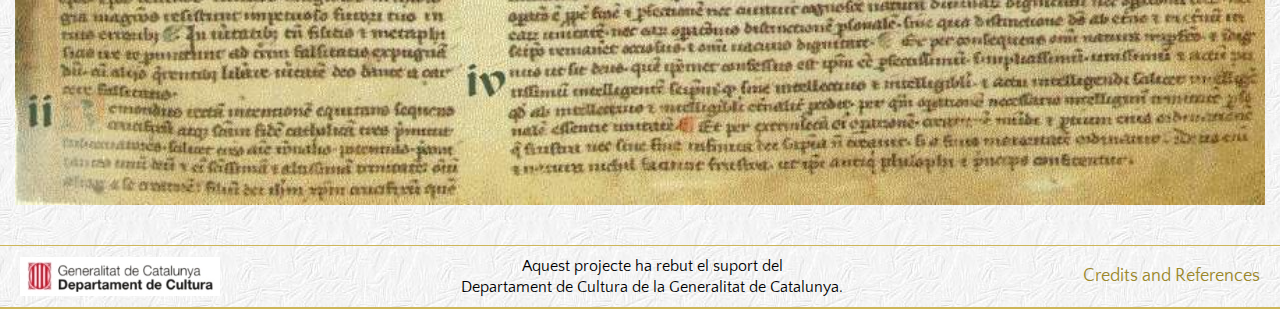
<file: mini_07.html>
<!DOCTYPE html>
<!--
To change this license header, choose License Headers in Project Properties.
To change this template file, choose Tools | Templates
and open the template in the editor.
-->
<html>
    <head>
        <title>Breviculum: Il·lustració VII</title>
        <meta charset="UTF-8">
        <meta name="viewport" content="width=device-width, initial-scale=1.0">
        <link href="css/style.css" rel="stylesheet" type="text/css"/>
        <script src="js/quisestlullus.js" type="text/javascript"></script>
    </head>
    <body style="background-image: url('img/fons.jpg');"
          onload="CanviarIdioma('map7', localStorage.getItem('IdIdioma'))">
        <table border=1 cellspacing=0 cellpadding=0 style="width:100%;">
            <tr>
                <td><center>
                    <div class="breviculum-navigation">
                    <a href="mini_06.html">
                        <img src="img/left-arrow.jpg" style="width:40px;height:40px;"/>
                    </a>                 
                    <a href="index.html">
                        <img src="img/menu-icon.jpg" style="width:40px;height:40px;"/>
                    </a>                   
                    <a href="mini_08.html">
                        <img src="img/right-arrow.jpg" style="width:40px;height:40px;"/>
                    </a>
                    </div>
                    </center>
            </td>
                <td><center>
                    <h1 style="font-size:5vw">Breviculum: Il·lustració VII</h1>
                    <p>Llibre de meravelles, París (1287-1289) i
                       Taula General, Tunís-Nàpols (1293-1294)</p>                     
                    </center>
                </td>
                <td><center>
                    <div class="breviculum-language-selector">
                    <img src="img/ca.png" id="bandera" alt="bandera" 
                         style="width:40px;height:40px;" title="Idioma / Language">
                    <button id="zoom" title="On / Off"
                        onclick="CanviarZoom('mini_07');">
                        <img src="img/on.png" id="on" hidden><img src="img/off.png" id="off"></button><br>                        
                    <select id="Idiomes" onchange="CanviarIdioma('map7', this.value)" title="Select">
                        <option value="ca">Català</option>
                        <option value="en">English</option>
                        <option value="es">Español</option>
                        <option value="de">Deutsch</option>
                        <option value="it">Italiano</option>
                        <option value="fr">Français</option>
                        <option value="pt">Português</option>
                        <option value="la">Latinus</option>
                    </select>
                    </div>
                    </center>
                </td>
            </tr>
            <tr>
                <td colspan="3">
                <div class="breviculum-miniature-content">
                <div id="miniature-popup"></div>
                <div class="breviculum-miniature-illustration">
                    <a id="0." href="mini_06.html">
                        <img src="img/left-arrow.jpg" style="width:25px;height:25px;"/>&nbsp;
                    </a>                 
                    <button type="button" id="1."  onclick="Bafarada( '0', 111,   46)"> 1.</button>&nbsp;
                    <button type="button" id="2."  onclick="Bafarada( '1',  21,  746)"> 2.</button>&nbsp;
                    <button type="button" id="3."  onclick="Bafarada( '2',   4,  842)"> 3.</button>&nbsp;
                    <button type="button" id="4."  onclick="Bafarada( '3', 269,  818)"> 4.</button>&nbsp;
                    <button type="button" id="5."  onclick="Bafarada( '4', 279,  555)"> 5.</button>&nbsp;
                    <button type="button" id="6."  onclick="Bafarada( '5', 276,  389)"> 6.</button>&nbsp;                                            
                    <button type="button" id="7."  onclick="Bafarada( '6', 384,  522)"> 7.</button>&nbsp;                                            
                    <button type="button" id="8."  onclick="Bafarada( '7', 339,  272)"> 8.</button>&nbsp;
                    <button type="button" id="9."  onclick="Bafarada( '8', 377,  443)"> 9.</button>&nbsp;
                    <button type="button" id="10." onclick="Bafarada( '9', 651,  537)">10.</button>&nbsp;
                    <button type="button" id="11." onclick="Bafarada('10', 664,  120)">11.</button>&nbsp;
                    <button type="button" id="12." onclick="Bafarada('11', 666,  255)">12.</button>&nbsp;
                    <button type="button" id="13." onclick="Bafarada('12', 720,  264)">13.</button>&nbsp;                                            
                    <button type="button" id="14." onclick="Bafarada('13', 782,  210)">14.</button>&nbsp;                                            
                    <button type="button" id="15." onclick="Bafarada('14', 730,  152)">15.</button>&nbsp;
                    <button type="button" id="16." onclick="Bafarada('15', 820,  300)">16.</button>&nbsp;
                    <button type="button" id="17." onclick="Bafarada('16', 317, 1035)">17.</button>&nbsp;
                    <button type="button" id="18." onclick="Bafarada('17', 320, 1109)">18.</button>&nbsp;
                    <button type="button" id="19." onclick="Bafarada('18', 450,  992)">19.</button>&nbsp;
                    <button type="button" id="20." onclick="Bafarada('19', 450, 1091)">20.</button>&nbsp;                                            
                    <a href="mini_08.html">
                        <img src="img/right-arrow.jpg" style="width:25px;height:25px;"/>&nbsp;
                    </a>
                </div>
                    <map id="map" name="map7">
                        <area class="miniature-area" shape="POLY" 
                              coords="110, 14, 747, 4, 756, 25, 111, 46" 
                              id="0" onclick="Bafarada('0')">
                        <area class="miniature-area" shape="POLY" 
                              coords="25, 2, 88, 3, 262, 821, 21, 746" 
                              id="1" onclick="Bafarada('1')">
                        <area class="miniature-area" shape="POLY" 
                              coords="5, 764, 121, 790, 106, 846, 4, 842" 
                              id="2" onclick="Bafarada('2')">
                        <area class="miniature-area" shape="POLY" 
                              coords="233, 573, 412, 529, 435, 831, 269, 818" 
                              id="3" onclick="Bafarada('3')">
                        <area class="miniature-area" shape="POLY" 
                              coords="259, 398, 346, 379, 353, 540, 279, 555" 
                              id="4" onclick="Bafarada('4')">
                        <area class="miniature-area" shape="POLY" 
                              coords="228, 250, 321, 231, 354, 372, 276, 389" 
                              id="5" onclick="Bafarada('5')">
                        <area class="miniature-area" shape="POLY" 
                              coords="383, 451, 622, 450, 626, 521, 384, 522" 
                              id="6" onclick="Bafarada('6')">
                        <area class="miniature-area" shape="POLY" 
                              coords="302, 107, 635, 72, 572, 294, 339, 272" 
                              id="7" onclick="Bafarada('7')">
                        <area class="miniature-area" shape="POLY" 
                              coords="356, 303, 601, 304, 603, 442, 377, 443" 
                              id="8" onclick="Bafarada('8')">
                        <area class="miniature-area" shape="POLY" 
                              coords="646, 429, 880, 430, 884, 536, 651, 537" 
                              id="9" onclick="Bafarada('9')">
                        <area class="miniature-area" shape="POLY" 
                              coords="666, 36, 714, 36, 716, 123, 664, 120" 
                              id="10" onclick="Bafarada('10')">
                        <area class="miniature-area" shape="POLY" 
                              coords="663, 135, 707, 132, 714, 254, 666, 255" 
                              id="11" onclick="Bafarada('11')">
                        <area class="miniature-area" shape="POLY" 
                              coords="714, 150, 766, 173, 767, 272, 720, 264" 
                              id="12" onclick="Bafarada('12')">
                        <area class="miniature-area" shape="POLY" 
                              coords="781, 125, 838, 119, 843, 225, 782, 210" 
                              id="13" onclick="Bafarada('13')">
                        <area class="miniature-area" shape="POLY" 
                              coords="725, 67, 771, 64, 775, 152, 730, 152" 
                              id="14" onclick="Bafarada('14')">
                        <area class="miniature-area" shape="RECT" 
                              coords="780, 230, 820, 300" 
                              id="15" onclick="Bafarada('15')">
                        <area class="miniature-area" shape="RECT" 
                              coords="3, 898, 317, 1035" 
                              id="16" onclick="Bafarada('16')">
                        <area class="miniature-area" shape="RECT" 
                              coords="3, 1040, 320, 1109" 
                              id="17" onclick="Bafarada('17')">
                        <area class="miniature-area" shape="RECT" 
                              coords="320, 891, 450, 992" 
                              id="18" onclick="Bafarada('18')">
                        <area class="miniature-area" shape="RECT" 
                              coords="320, 1000, 450, 1091" 
                              id="19" onclick="Bafarada('19')">
                    </map>
                    <img usemap="#map7" id="mini_07" src="img/mini_07.jpg" style="width:100%;">                                                                                  
                </div>
                </td>
            </tr>
            <tr>
                <td>
                    <div class="breviculum-sponsor">                        
                    <img alt="Departament de Cultura de la Generalitat de Catalunya" 
                         src="img/dept-cultura.jpg"/>
                    </div>
                </td>
                <td>
                    <div class="breviculum-sponsor">                        
                    <p>Aquest projecte ha rebut el suport del<br>
                        Departament de Cultura de la Generalitat de Catalunya.</p>
                    </div>
                </td>
                <td>
                    <div class="breviculum-sponsor">                        
                    <a href="https://quisestlullus.narpan.net/breviculum/credits">
                        Credits and References</a>
                    </div>
                </td>
            </tr>
        </table>            
    </body>
</html>
</file>
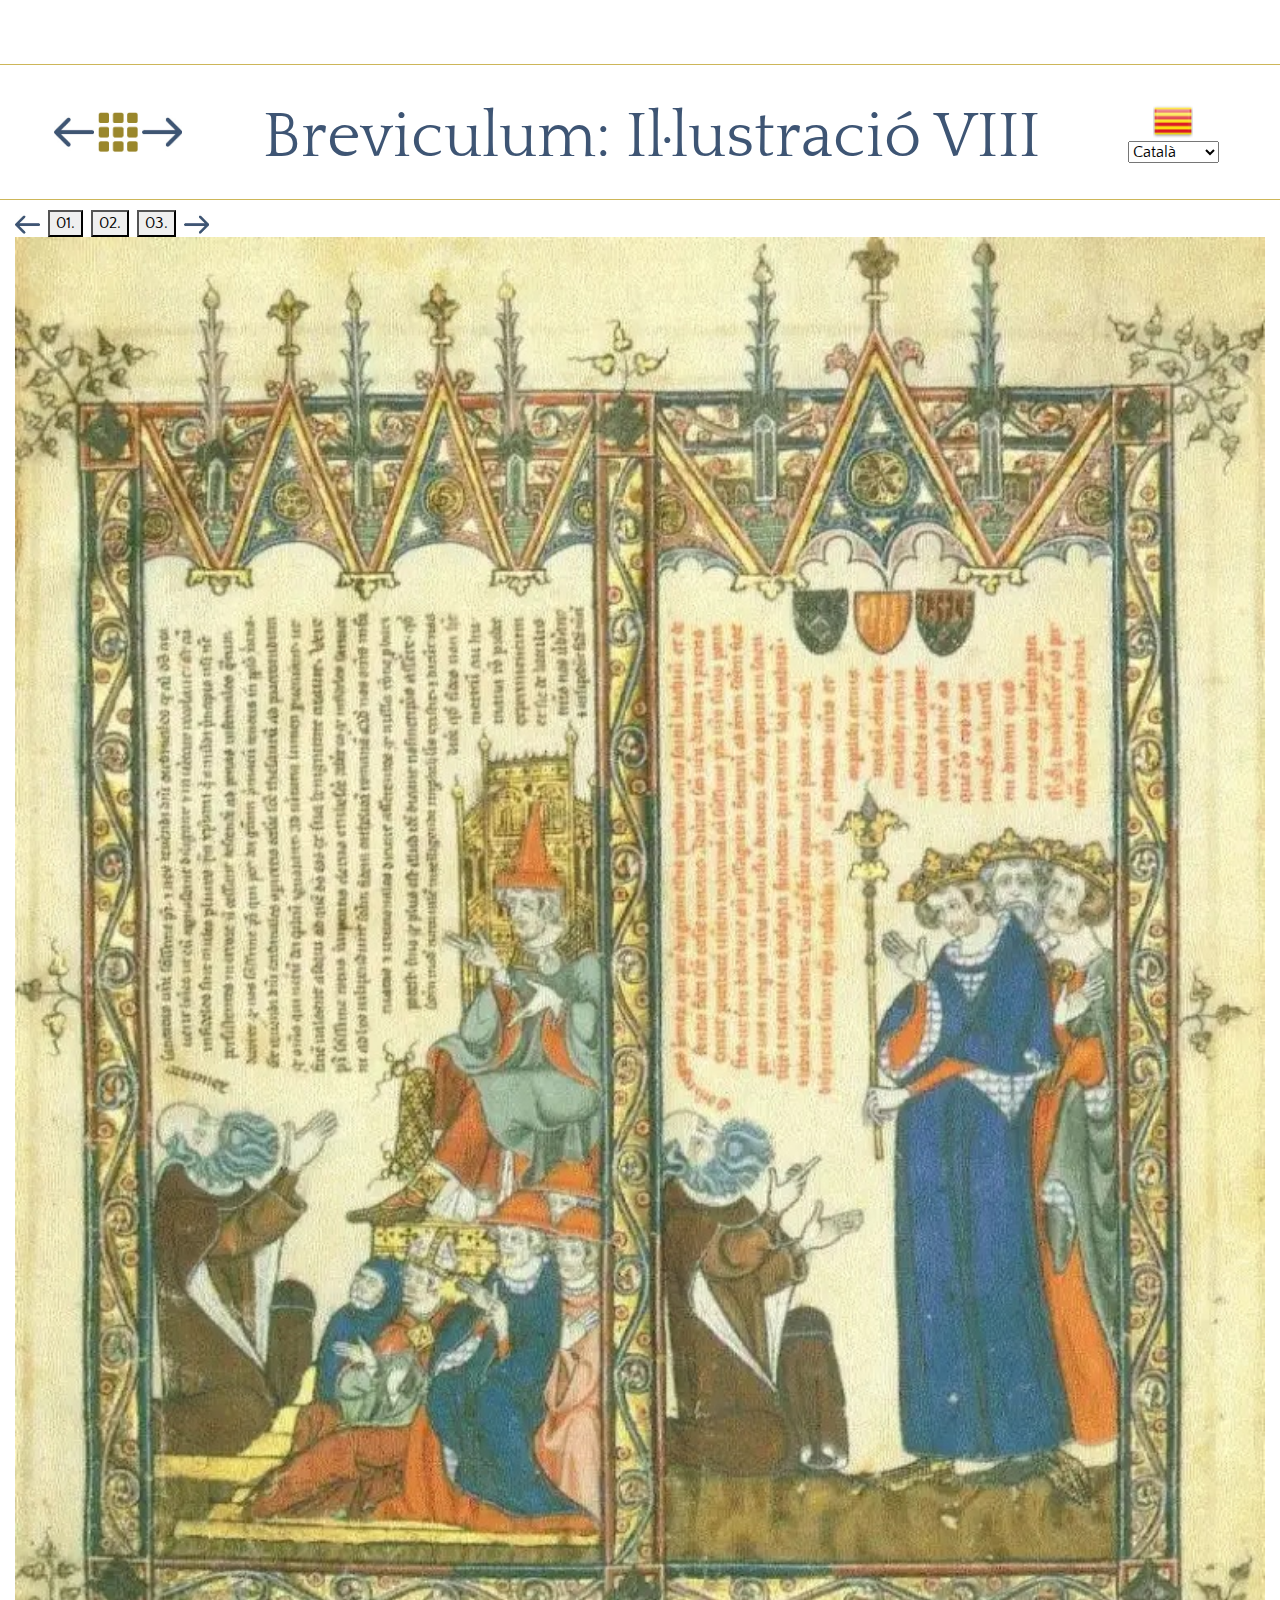
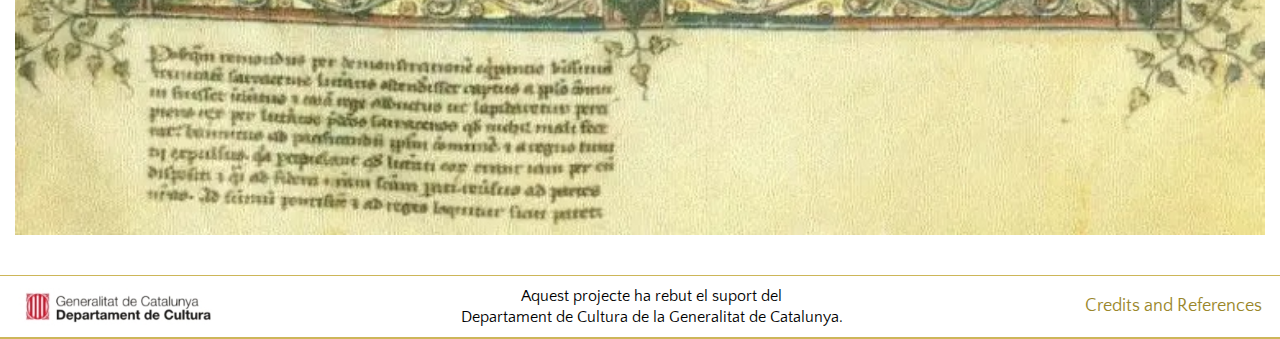
<file: mini_08.html>
<!DOCTYPE html>
<!--
To change this license header, choose License Headers in Project Properties.
To change this template file, choose Tools | Templates
and open the template in the editor.
-->
<html>
    <head>
        <title>Breviculum: Il·lustració VIII</title>
        <meta charset="UTF-8">
        <meta name="viewport" content="width=device-width, initial-scale=1.0">
        <link href="css/style.css" rel="stylesheet" type="text/css"/>
        <script src="js/quisestlullus.js" type="text/javascript"></script>
    </head>
    <body onload="CanviarIdioma('map8', 'ca')">
        <table border=1 cellspacing=0 cellpadding=0 style="width:100%;">
            <tr>
                <td><center>
                    <div class="breviculum-navigation">
                    <a href="mini_07.html">
                        <img src="img/left-arrow.jpg" style="width:40px;height:40px;"/>
                    </a>                 
                    <a href="index.html">
                        <img src="img/menu-icon.jpg" style="width:40px;height:40px;"/>
                    </a>                   
                    <a href="mini_09.html">
                        <img src="img/right-arrow.jpg" style="width:40px;height:40px;"/>
                    </a>
                    </div>
                    </center>
            </td>
                <td><center>
                    <h1 style="font-size:5vw">Breviculum: Il·lustració VIII</h1>
                    </center>
                </td>
                <td><center>
                    <div class="breviculum-language-selector">
                    <img src="img/ca.png" id="bandera" alt="bandera" 
                         style="width:40px;height:40px;" title="Idioma / Language"><br>    
                    <select id="Idiomes" onchange="CanviarIdioma('map8', this.value)" title="Select">
                        <option value="ca">Català</option>
                        <option value="en">English</option>
                        <option value="es">Español</option>
                        <option value="de">Deutsch</option>
                        <option value="it">Italiano</option>
                        <option value="fr">Français</option>
                        <option value="pt">Português</option>
                        <option value="la">Latinus</option>
                    </select>
                    </div>
                    </center>
                </td>
            </tr>
            <tr>
                <td colspan="3">
                <div class="breviculum-miniature-content">
                <div id="miniature-popup"></div>
                <div class="breviculum-miniature-illustration">
                    <a href="mini_07.html">
                        <img src="img/left-arrow.jpg" style="width:25px;height:25px;"/>&nbsp;
                    </a>                 
                    <button type="button" onclick="Bafarada('0', 81, 564)">01.</button>&nbsp;
                    <button type="button" onclick="Bafarada('1', 411, 614)">02.</button>&nbsp;
                    <button type="button" onclick="Bafarada('2', 384, 1014)">03.</button>&nbsp;                    
                    <a href="mini_09.html">
                        <img src="img/right-arrow.jpg" style="width:25px;height:25px;"/>&nbsp;
                    </a>
                </div>
                    <map id="map" name="map8">
                        <area class="miniature-area" shape="POLY" 
                              coords=" 83,  226,  367,  226,  226,  540,  81,  564" 
                              id="0" onclick="Bafarada('0')">
                        <area class="miniature-area" shape="POLY" 
                              coords=" 411,  230,  489,  247,  496,  268,  637,  271,  628,  241,  688,  232,  684,  373,  528,  350,  525,  550,  411,  614" 
                              id="1" onclick="Bafarada('1')">
                        <area class="miniature-area" shape="RECT" 
                              coords=" 81,  893,  384,  1014" 
                              id="2" onclick="Bafarada('2')">
                     </map>
                    <img usemap="#map8" src="img/mini_08.jpg" style="width:100%;height:100%;">                                                                                  
                </div>
                </td>
            </tr>
            <tr>
                <td>
                    <div class="breviculum-sponsor">                        
                    <img alt="Departament de Cultura de la Generalitat de Catalunya" 
                         src="img/dept-cultura.jpg"/>
                    </div>
                </td>
                <td>
                    <div class="breviculum-sponsor">                        
                    <p>Aquest projecte ha rebut el suport del<br>
                        Departament de Cultura de la Generalitat de Catalunya.</p>
                    </div>
                </td>
                <td>
                    <div class="breviculum-sponsor">                        
                    <a href="https://quisestlullus.narpan.net/breviculum/credits">
                        Credits and References</a>
                    </div>
                </td>
            </tr>
        </table>
    </body>
</html>
</file>
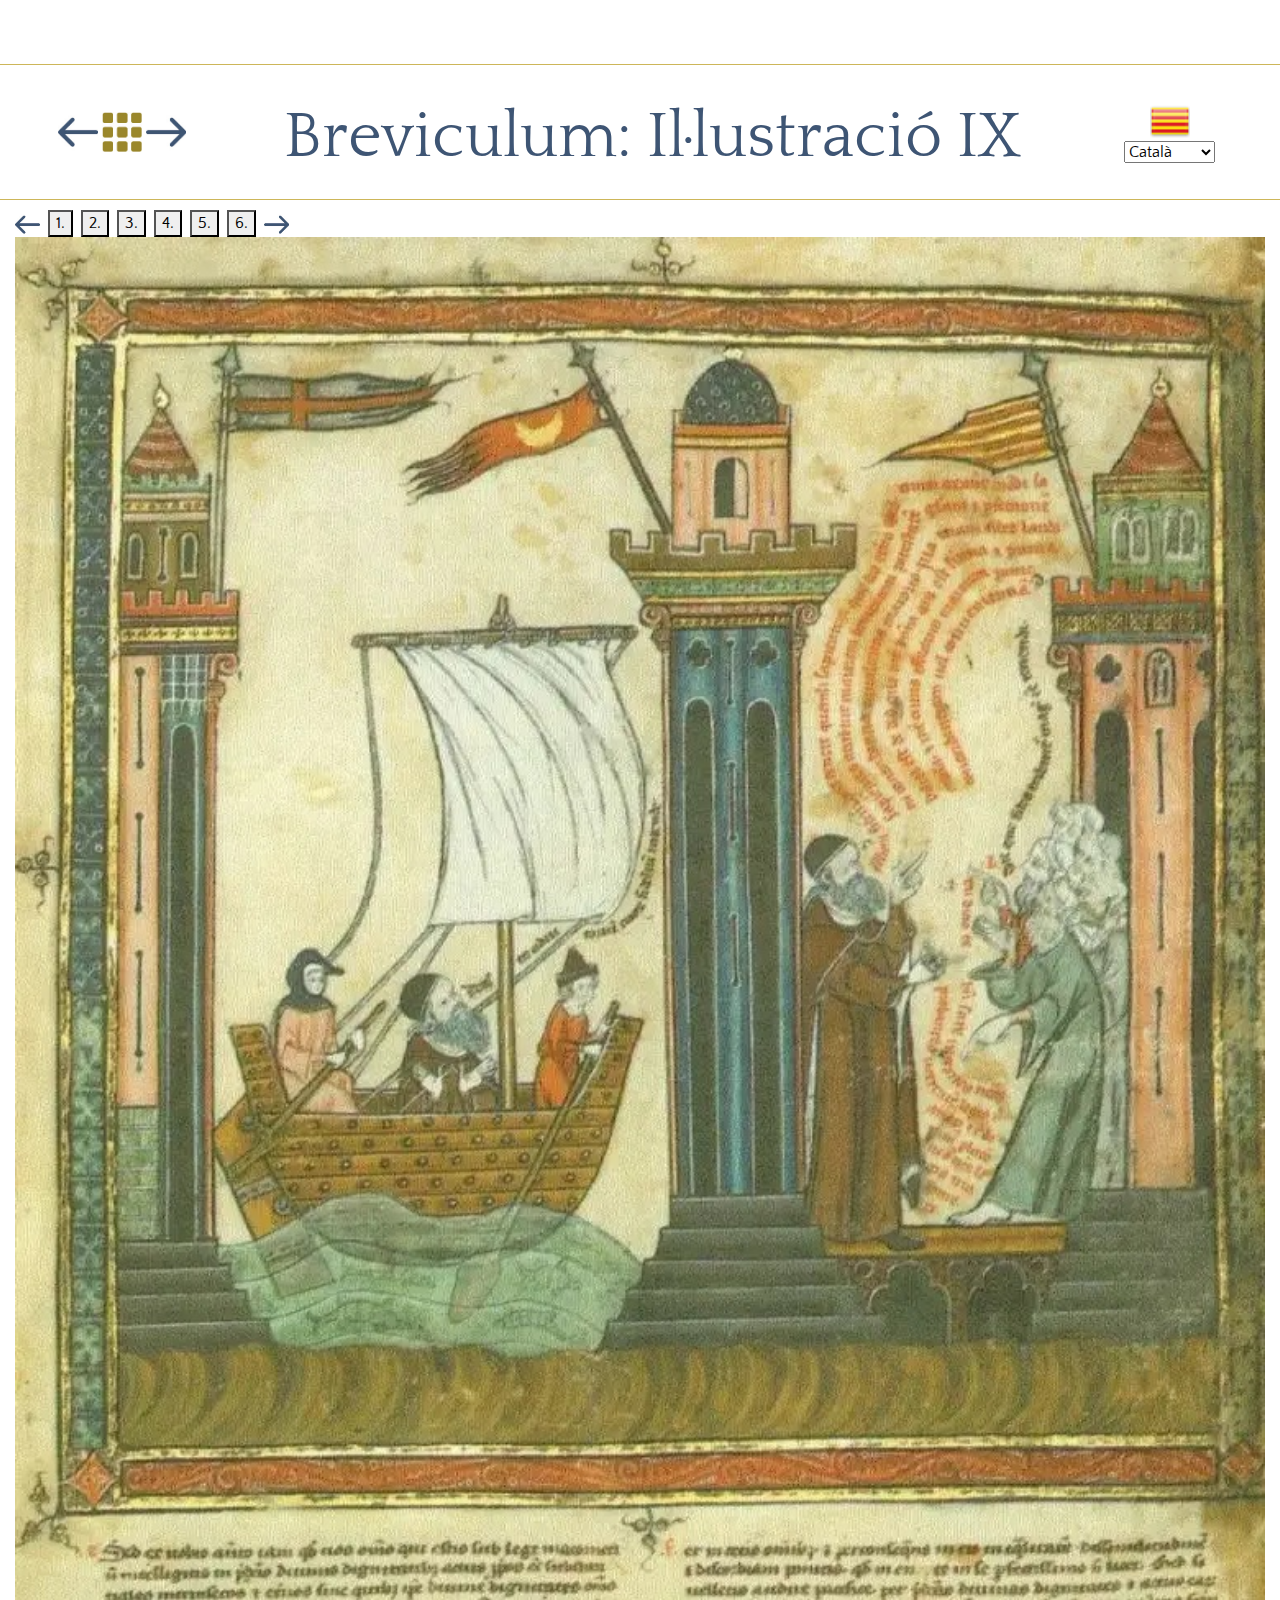
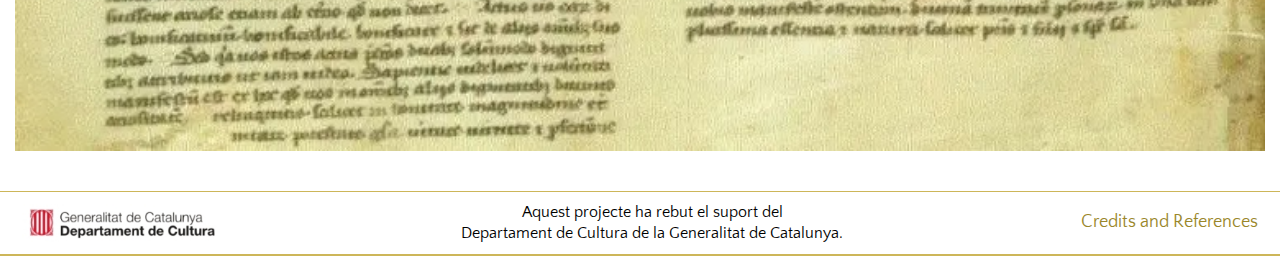
<file: mini_09.html>
<!DOCTYPE html>
<!--
To change this license header, choose License Headers in Project Properties.
To change this template file, choose Tools | Templates
and open the template in the editor.
-->
<html>
    <head>
        <title>Breviculum: Il·lustració IX</title>
        <meta charset="UTF-8">
        <meta name="viewport" content="width=device-width, initial-scale=1.0">
        <link href="css/style.css" rel="stylesheet" type="text/css"/>
        <script src="js/quisestlullus.js" type="text/javascript"></script>
    </head>
    <body onload="CanviarIdioma('map9', localStorage.getItem('IdIdioma'))">
        <table border=1 cellspacing=0 cellpadding=0 style="width:100%;">
            <tr>
                <td><center>
                    <div class="breviculum-navigation">
                    <a href="mini_08.html">
                        <img src="img/left-arrow.jpg" style="width:40px;height:40px;"/>
                    </a>                 
                    <a href="index.html">
                        <img src="img/menu-icon.jpg" style="width:40px;height:40px;"/>
                    </a>                   
                    <a href="mini_10.html">
                        <img src="img/right-arrow.jpg" style="width:40px;height:40px;"/>
                    </a>
                    </div>
                    </center>
            </td>
                <td><center>
                    <h1 style="font-size:5vw">Breviculum: Il·lustració IX</h1>
                    </center>
                </td>
                <td><center>
                    <div class="breviculum-language-selector">
                    <img src="img/ca.png" id="bandera" alt="bandera" 
                         style="width:40px;height:40px;" title="Idioma / Language"><br>    
                    <select id="Idiomes" onchange="CanviarIdioma('map9', this.value)" title="Select">
                        <option value="ca">Català</option>
                        <option value="en">English</option>
                        <option value="es">Español</option>
                        <option value="de">Deutsch</option>
                        <option value="it">Italiano</option>
                        <option value="fr">Français</option>
                        <option value="pt">Português</option>
                        <option value="la">Latinus</option>
                    </select>
                    </div>
                    </center>
                </td>
            </tr>
            <tr>
                <td colspan="3">
                <div class="breviculum-miniature-content">
                <div id="miniature-popup"></div>
                <div class="breviculum-miniature-illustration">
                    <a id="0." href="mini_08.html">
                        <img src="img/left-arrow.jpg" style="width:25px;height:25px;"/>&nbsp;
                    </a>                 
                    <button type="button" id="1."  onclick="Bafarada( '0', 271,  561)"> 1.</button>&nbsp;
                    <button type="button" id="2."  onclick="Bafarada( '1', 649,  499)"> 2.</button>&nbsp;
                    <button type="button" id="3."  onclick="Bafarada( '2', 675,  437)"> 3.</button>&nbsp;
                    <button type="button" id="4."  onclick="Bafarada( '3', 549,  301)"> 4.</button>&nbsp;
                    <button type="button" id="5."  onclick="Bafarada( '4', 423, 1044)"> 5.</button>&nbsp;
                    <button type="button" id="6."  onclick="Bafarada( '5', 835,  973)"> 6.</button>&nbsp;                                            
                    <a href="mini_10.html">
                        <img src="img/right-arrow.jpg" style="width:25px;height:25px;"/>&nbsp;
                    </a>
                </div>
                    <map id="map" name="map9">
                        <area class="miniature-area" shape="POLY" 
                              coords=" 255,  518,  432,  389,  450,  386,  443,  481,  382,  490,  328,  566,  271,  561" 
                              id="0" onclick="Bafarada('0')">
                        <area class="miniature-area" shape="POLY" 
                              coords=" 638,  437,  669,  441,  700,  609,  645,  678,  609,  666,  628,  519,  649,  499" 
                              id="1" onclick="Bafarada('1')">
                        <area class="miniature-area" shape="POLY" 
                              coords=" 687,  263,  707,  262,  728,  447,  675,  437" 
                              id="2" onclick="Bafarada('2')">
                        <area class="miniature-area" shape="POLY" 
                              coords=" 601,  165,  718,  162,  735,  236,  670,  260,  645,  315,  669,  379,  614,  471,  564,  482,  538,  430,  549,  301" 
                              id="3" onclick="Bafarada('3')">
                        <area class="miniature-area" shape="RECT" 
                              coords=" 49,  899,  423,  1044" 
                              id="4" onclick="Bafarada('4')">
                        <area class="miniature-area" shape="RECT" 
                              coords=" 446,  894,  835,  973" 
                              id="5" onclick="Bafarada('5')">                        
                     </map>
                    <img usemap="#map9" src="img/mini_09.jpg" style="width:100%;height:100%;">                                                                                  
                </div>
                </td>
            </tr>
            <tr>
                <td>
                    <div class="breviculum-sponsor">                        
                    <img alt="Departament de Cultura de la Generalitat de Catalunya" 
                         src="img/dept-cultura.jpg"/>
                    </div>
                </td>
                <td>
                    <div class="breviculum-sponsor">                        
                    <p>Aquest projecte ha rebut el suport del<br>
                        Departament de Cultura de la Generalitat de Catalunya.</p>
                    </div>
                </td>
                <td>
                    <div class="breviculum-sponsor">                        
                    <a href="https://quisestlullus.narpan.net/breviculum/credits">
                        Credits and References</a>
                    </div>
                </td>
            </tr>
        </table>
    </body>
</html>
</file>
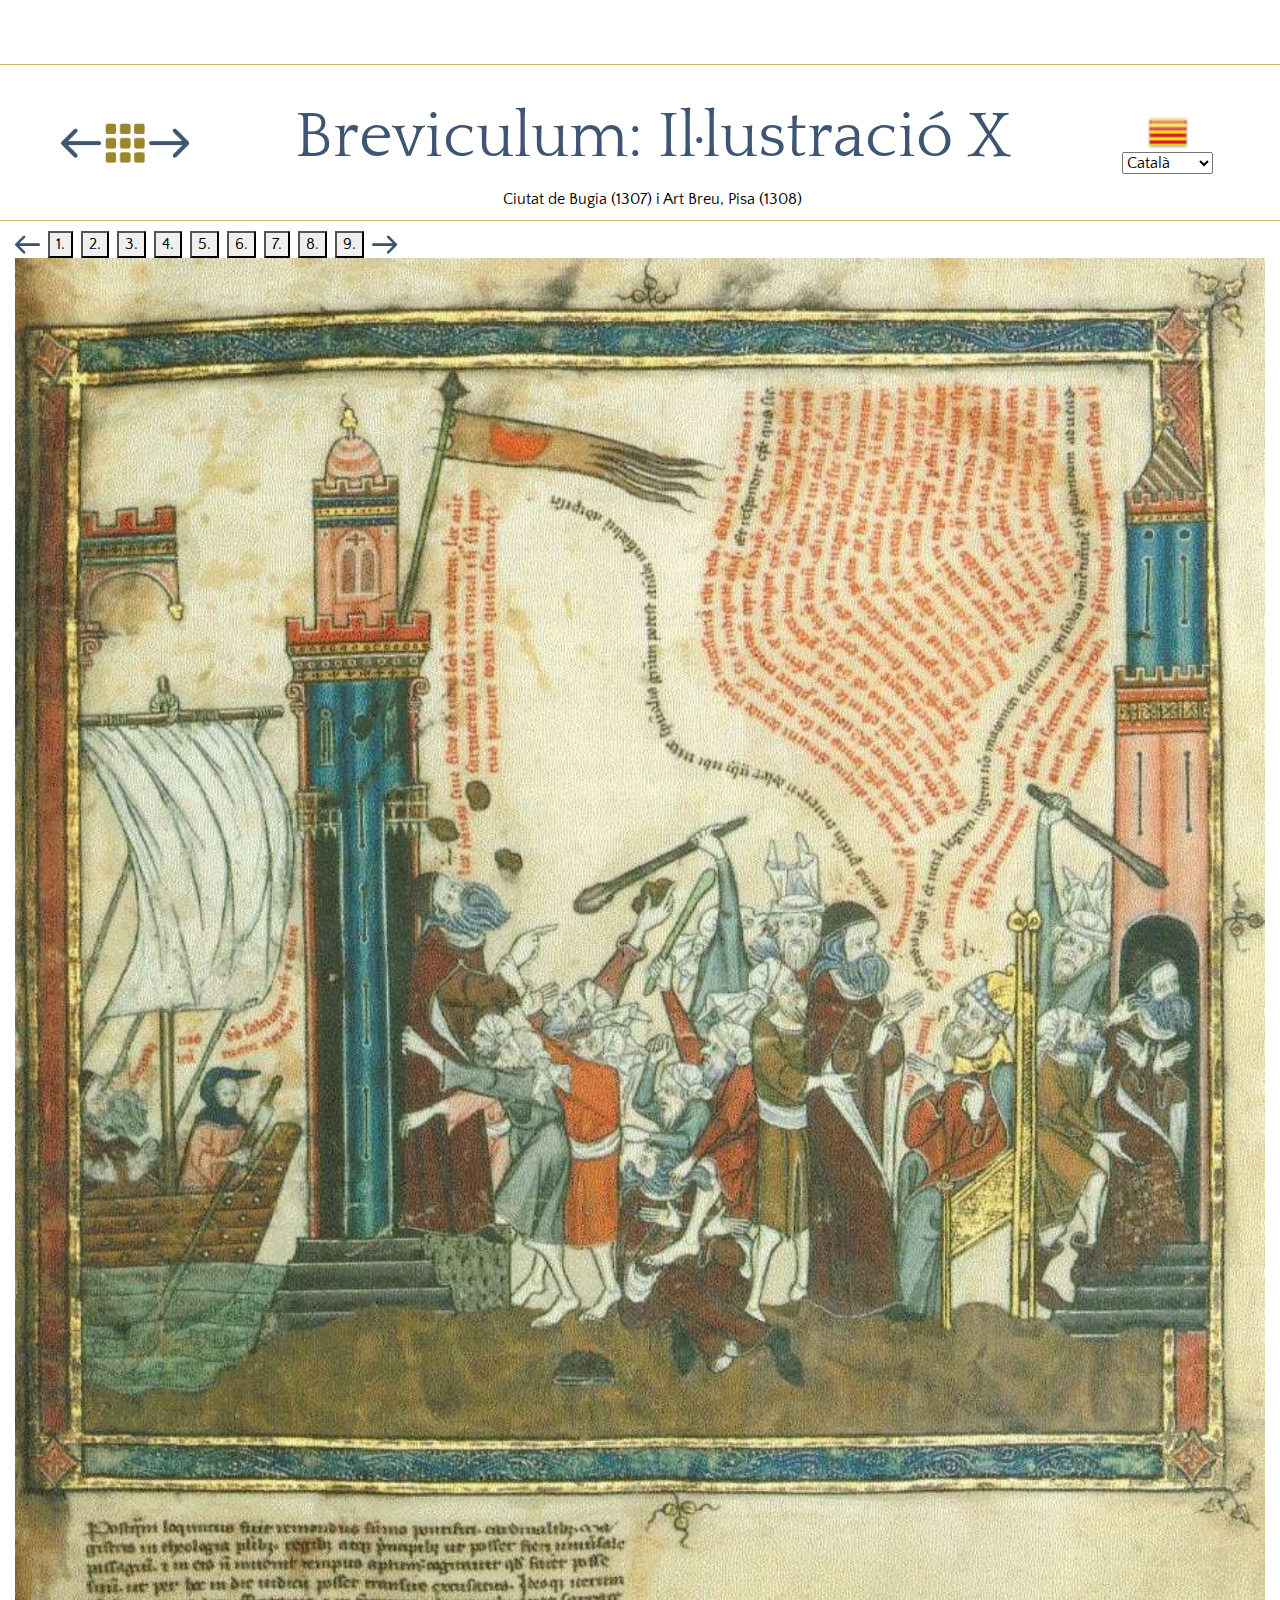
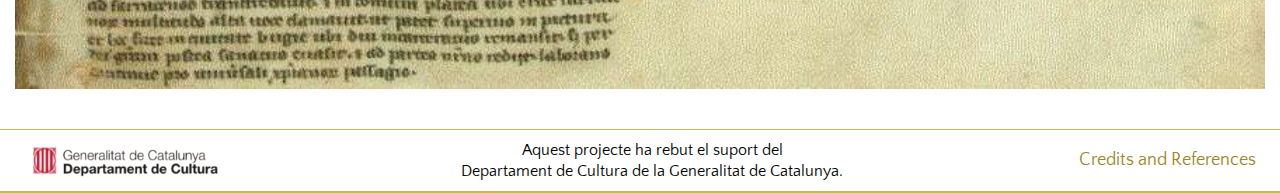
<file: mini_10.html>
<!DOCTYPE html>
<!--
To change this license header, choose License Headers in Project Properties.
To change this template file, choose Tools | Templates
and open the template in the editor.
-->
<html>
    <head>
        <title>Breviculum: Il·lustració X</title>
        <meta charset="UTF-8">
        <meta name="viewport" content="width=device-width, initial-scale=1.0">
        <link href="css/style.css" rel="stylesheet" type="text/css"/>
        <script src="js/quisestlullus.js" type="text/javascript"></script>
    </head>
    <body onload="CanviarIdioma('map10', localStorage.getItem('IdIdioma'))">
        <table border=1 cellspacing=0 cellpadding=0 style="width:100%;">
            <tr>
                <td><center>
                    <div class="breviculum-navigation">
                    <a href="mini_09.html">
                        <img src="img/left-arrow.jpg" style="width:40px;height:40px;"/>
                    </a>                 
                    <a href="index.html">
                        <img src="img/menu-icon.jpg" style="width:40px;height:40px;"/>
                    </a>                   
                    <a href="mini_11.html">
                        <img src="img/right-arrow.jpg" style="width:40px;height:40px;"/>
                    </a>
                    </div>
                    </center>
            </td>
                <td><center>
                    <h1 style="font-size:5vw">Breviculum: Il·lustració X</h1>
                    <p>Ciutat de Bugia (1307) i 
                       Art Breu, Pisa (1308)</p>                                                             
                    </center>
                </td>
                <td><center>
                    <div class="breviculum-language-selector">
                    <img src="img/ca.png" id="bandera" alt="bandera" 
                         style="width:40px;height:40px;" title="Idioma / Language"><br>    
                    <select id="Idiomes" onchange="CanviarIdioma('map10', this.value)" title="Select">
                        <option value="ca">Català</option>
                        <option value="en">English</option>
                        <option value="es">Español</option>
                        <option value="de">Deutsch</option>
                        <option value="it">Italiano</option>
                        <option value="fr">Français</option>
                        <option value="pt">Português</option>
                        <option value="la">Latinus</option>
                    </select>
                    </div>
                    </center>
                </td>
            </tr>
            <tr>
                <td colspan="3">
                <div class="breviculum-miniature-content">
                <div id="miniature-popup"></div>
                <div class="breviculum-miniature-illustration">
                    <a id="0." href="mini_09.html">
                        <img src="img/left-arrow.jpg" style="width:25px;height:25px;"/>&nbsp;
                    </a>                 
                    <button type="button" id="1."  onclick="Bafarada( '0',  41,  572)"> 1.</button>&nbsp;
                    <button type="button" id="2."  onclick="Bafarada( '1', 356,  482)"> 2.</button>&nbsp;
                    <button type="button" id="3."  onclick="Bafarada( '2', 773,  244)"> 3.</button>&nbsp;
                    <button type="button" id="4."  onclick="Bafarada( '3', 433,  224)"> 4.</button>&nbsp;
                    <button type="button" id="5."  onclick="Bafarada( '4', 757,  235)"> 5.</button>&nbsp;
                    <button type="button" id="6."  onclick="Bafarada( '5', 754,  221)"> 6.</button>&nbsp;                                            
                    <button type="button" id="7."  onclick="Bafarada( '6', 484,  255)"> 7.</button>&nbsp;                                            
                    <button type="button" id="8."  onclick="Bafarada( '7', 624,  592)"> 8.</button>&nbsp;
                    <button type="button" id="9."  onclick="Bafarada( '8', 440, 1017)"> 9.</button>&nbsp;
                    <a href="mini_11.html">
                        <img src="img/right-arrow.jpg" style="width:25px;height:25px;"/>&nbsp;
                    </a>
                </div>
                    <map id="map" name="map10">
                        <area class="miniature-area" shape="POLY" 
                              coords="166,  523,  190,  472,  217,  477,  200,  566,  100,  595,  92,  629,  40,  615,  41,  572" 
                              id="0" onclick="Bafarada('0')">
                        <area class="miniature-area" shape="RECT" 
                              coords="295,  159,  356,  482" 
                              id="1" onclick="Bafarada('1')">
                        <area class="miniature-area" shape="POLY" 
                              coords="761,  91,  781,  86,  792,  311,  695,  527,  658,  496,  669,  431,  703,  386,  704,  346,  773,  244" 
                              id="2" onclick="Bafarada('2')">
                        <area class="miniature-area" shape="POLY" 
                              coords="376,  180,  384,  160,  460,  206,  482,  337,  577,  382,  627,  463,  586,  484,  569,  403,  452,  358,  433,  224" 
                              id="3" onclick="Bafarada('3')">
                        <area class="miniature-area" shape="POLY" 
                              coords="745,  88,  757,  89,  766,  245,  698,  348,  695,  390,  665,  427,  647,  490,  692,  539,  679,  554,  635,  503,  654,  419,  684,  385,  688,  340,  757,  235" 
                              id="4" onclick="Bafarada('4')">
                        <area class="miniature-area" shape="POLY" 
                              coords="685,  322,  602,  235,  588,  232,  613,  90,  743,  90,  737,  171,  754,  221" 
                              id="5" onclick="Bafarada('5')">    
                        <area class="miniature-area" shape="POLY" 
                              coords="515,  92,  610,  94,  585,  239,  682,  331,  672,  385,  645,  421,  629,  524,  577,  497,  620,  485,  629,  427,  578,  365,  498,  307,  484,  255" 
                              id="6" onclick="Bafarada('6')">    
                        <area class="miniature-area" shape="POLY" 
                              coords="645,  533,  684,  554,  671,  616,  624,  592" 
                              id="7" onclick="Bafarada('7')">    
                        <area class="miniature-area" shape="RECT" 
                              coords="46,  894,  440,  1017" 
                              id="8" onclick="Bafarada('8')">    
                     </map>
                    <img usemap="#map10" src="img/mini_10.jpg" style="width:100%;height:100%;">                                                                                  
                </div>
                </td>
            </tr>
            <tr>
                <td>
                    <div class="breviculum-sponsor">                        
                    <img alt="Departament de Cultura de la Generalitat de Catalunya" 
                         src="img/dept-cultura.jpg"/>
                    </div>
                </td>
                <td>
                    <div class="breviculum-sponsor">                        
                    <p>Aquest projecte ha rebut el suport del<br>
                        Departament de Cultura de la Generalitat de Catalunya.</p>
                    </div>
                </td>
                <td>
                    <div class="breviculum-sponsor">                        
                    <a href="https://quisestlullus.narpan.net/breviculum/credits">
                        Credits and References</a>
                    </div>
                </td>
            </tr>
        </table>
    </body>
</html>
</file>
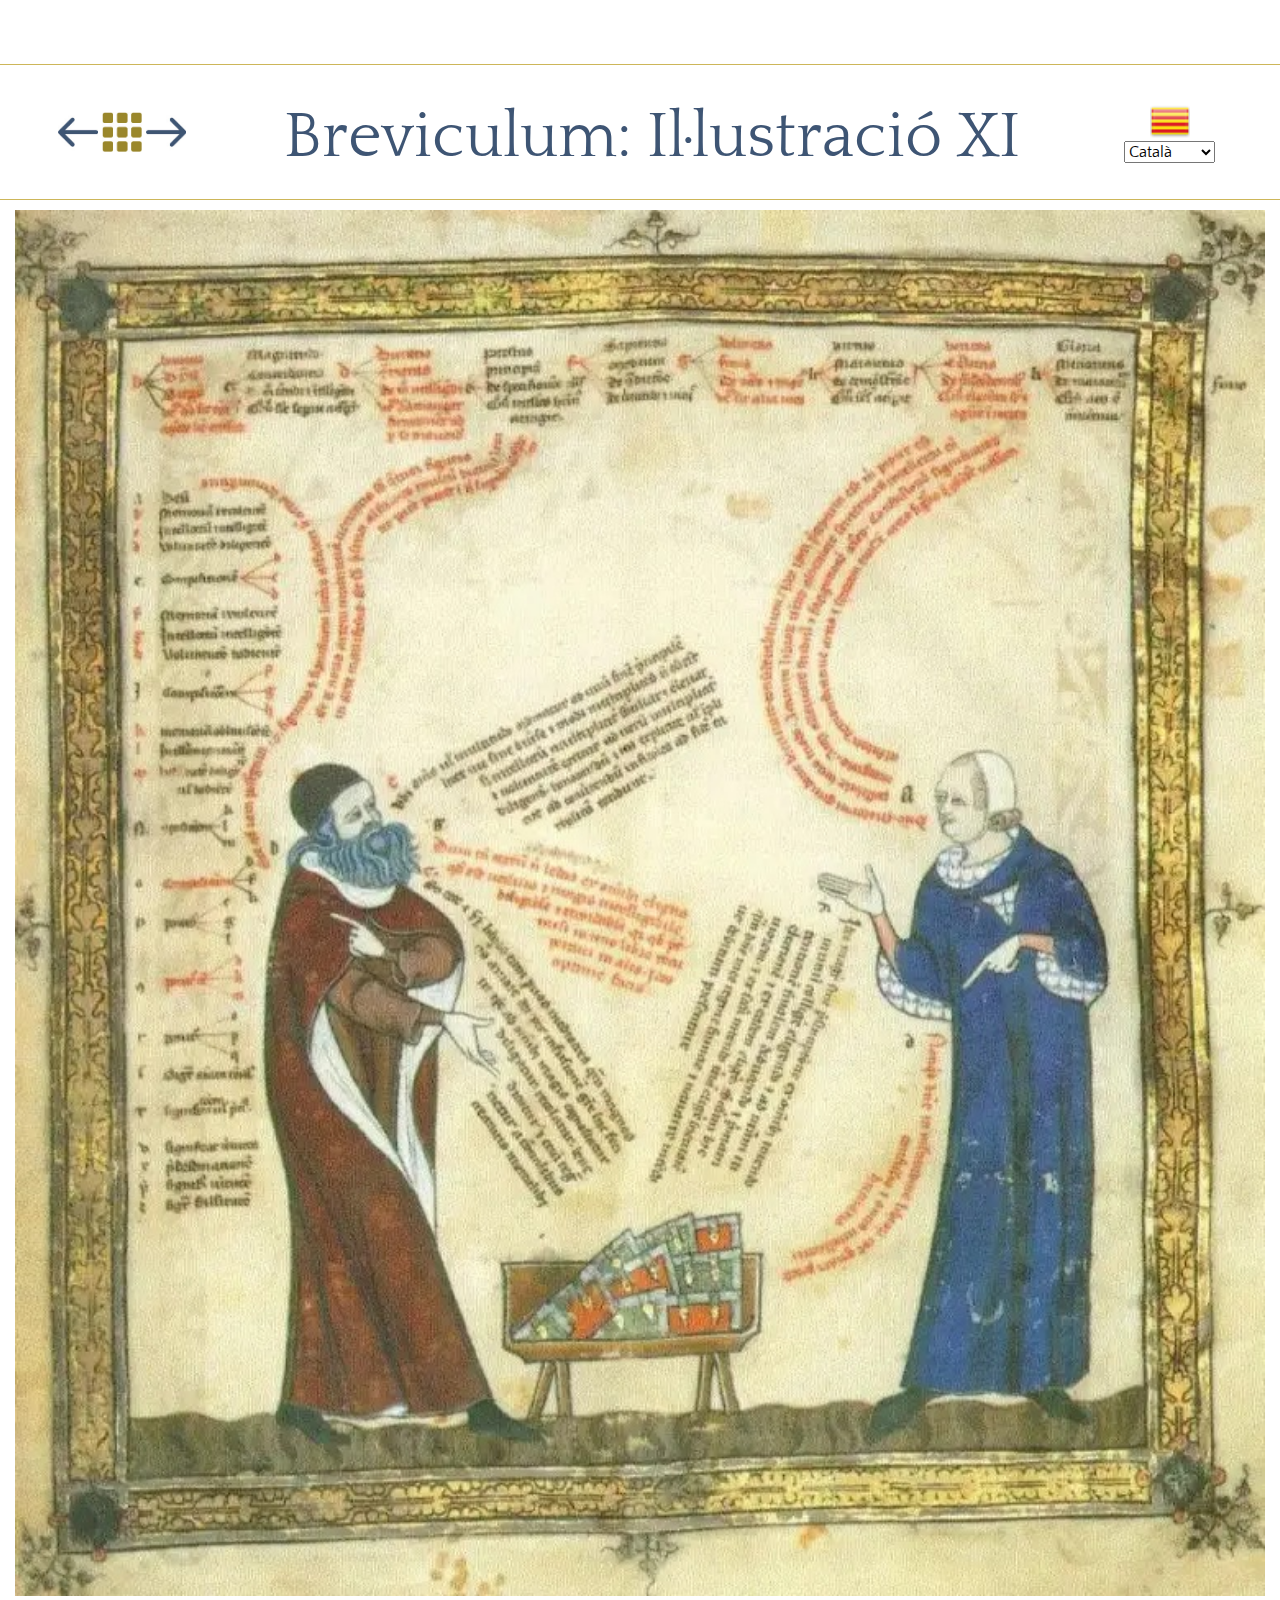
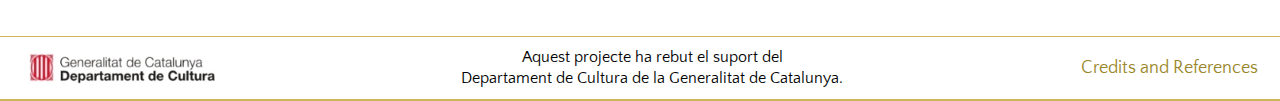
<file: mini_11.html>
<!DOCTYPE html>
<!--
To change this license header, choose License Headers in Project Properties.
To change this template file, choose Tools | Templates
and open the template in the editor.
-->
<html>
    <head>
        <title>Breviculum: Il·lustració XI</title>
        <meta charset="UTF-8">
        <meta name="viewport" content="width=device-width, initial-scale=1.0">
        <link href="css/style.css" rel="stylesheet" type="text/css"/>
        <script src="js/quisestlullus.js" type="text/javascript"></script>
    </head>
    <body onload="CanviarIdioma('map11', 'ca')">
        <table border=1 cellspacing=0 cellpadding=0 style="width:100%;">
            <tr>
                <td>
                    <div class="breviculum-navigation">
                    <center>
                    <a href="mini_10.html">
                        <img src="img/left-arrow.jpg" style="width:40px;height:40px;"/>
                    </a>                 
                    <a href="index.html">
                        <img src="img/menu-icon.jpg" style="width:40px;height:40px;"/>
                    </a>                   
                    <a href="mini_12.html">
                        <img src="img/right-arrow.jpg" style="width:40px;height:40px;"/>
                    </a>
                    </center>
                    </div>
            </td>
                <td><center>
                    <h1 style="font-size:5vw">Breviculum: Il·lustració XI</h1>
                    </center>
                </td>
                <td>
                    <div class="breviculum-language-selector">
                    <center>
                    <img src="img/ca.png" id="bandera" alt="bandera" 
                         style="width:40px;height:40px;" title="Idioma / Language"><br>    
                    <select id="Idiomes" onchange="CanviarIdioma('map11', this.value)" title="Select">
                        <option value="ca">Català</option>
                        <option value="en">English</option>
                        <option value="es">Español</option>
                        <option value="de">Deutsch</option>
                        <option value="it">Italiano</option>
                        <option value="fr">Français</option>
                        <option value="pt">Português</option>
                        <option value="la">Latinus</option>
                    </select>
                    </center>
                    </div>
                </td>
            </tr>
            <tr>
                <td colspan="3">
                <div class="breviculum-miniature-content">
                <div id="miniature-popup"></div>
                <div class="breviculum-miniature-illustration"></div>
                    <map id="map" name="map11">
                        <area class="miniature-area" shape="POLY" coords="632,150,711,162,597,257,574,330,638,390,643,443,554,418,517,358,523,245" 
                              id="0" onmouseover="Bafarada('0')">
                        <area class="miniature-area" shape="POLY" coords="73,184,186,182,217,243,219,310,197,355,209,705,80,705" 
                              id="1" onmouseover="Bafarada('1')">
                        <area class="miniature-area" shape="POLY" coords="250,416,231,429,210,350,226,303,225,260,225,217,257,175,75,156,75,90,781,82,779,148,394,150,341,197,253,235" 
                              id="2" onmouseover="Bafarada('2')">
                        <area class="miniature-area" shape="POLY" coords="269,451,294,459,298,470,331,492,440,646,365,701,310,620" 
                              id="3" onmouseover="Bafarada('3')">
                        <area class="miniature-area" shape="POLY" coords="614,555,665,566,623,743,526,758,529,711,590,661" 
                              id="4" onmouseover="Bafarada('4')">
                        <area class="miniature-area" shape="POLY" coords="257,392,470,283,506,362,382,438,334,427,316,402,256,436" 
                              id="5" onmouseover="Bafarada('5')">    
                        <area class="miniature-area" shape="POLY" coords="562,466,609,490,517,689,438,683,458,579,501,479" 
                              id="6" onmouseover="Bafarada('6')">    
                        <area class="miniature-area" shape="POLY" coords="288,419,483,488,455,558,370,529,329,472,302,461,289,444" 
                              id="7" onmouseover="Bafarada('7')">    
                     </map>
                    <img usemap="#map11" src="img/mini_11.jpg" style="width:100%;height:100%;">                                                                                  
                </div>
                </td>
            </tr>
            <tr>
                <td>
                    <div class="breviculum-sponsor">                        
                    <img alt="Departament de Cultura de la Generalitat de Catalunya" 
                         src="img/dept-cultura.jpg"/>
                    </div>
                </td>
                <td>
                    <div class="breviculum-sponsor">                        
                    <p>Aquest projecte ha rebut el suport del<br>
                        Departament de Cultura de la Generalitat de Catalunya.</p>
                    </div>
                </td>
                <td>
                    <div class="breviculum-sponsor">                        
                    <a href="https://quisestlullus.narpan.net/breviculum/credits">
                        Credits and References</a>
                    </div>
                </td>
            </tr>
        </table>
    </body>
</html>
</file>
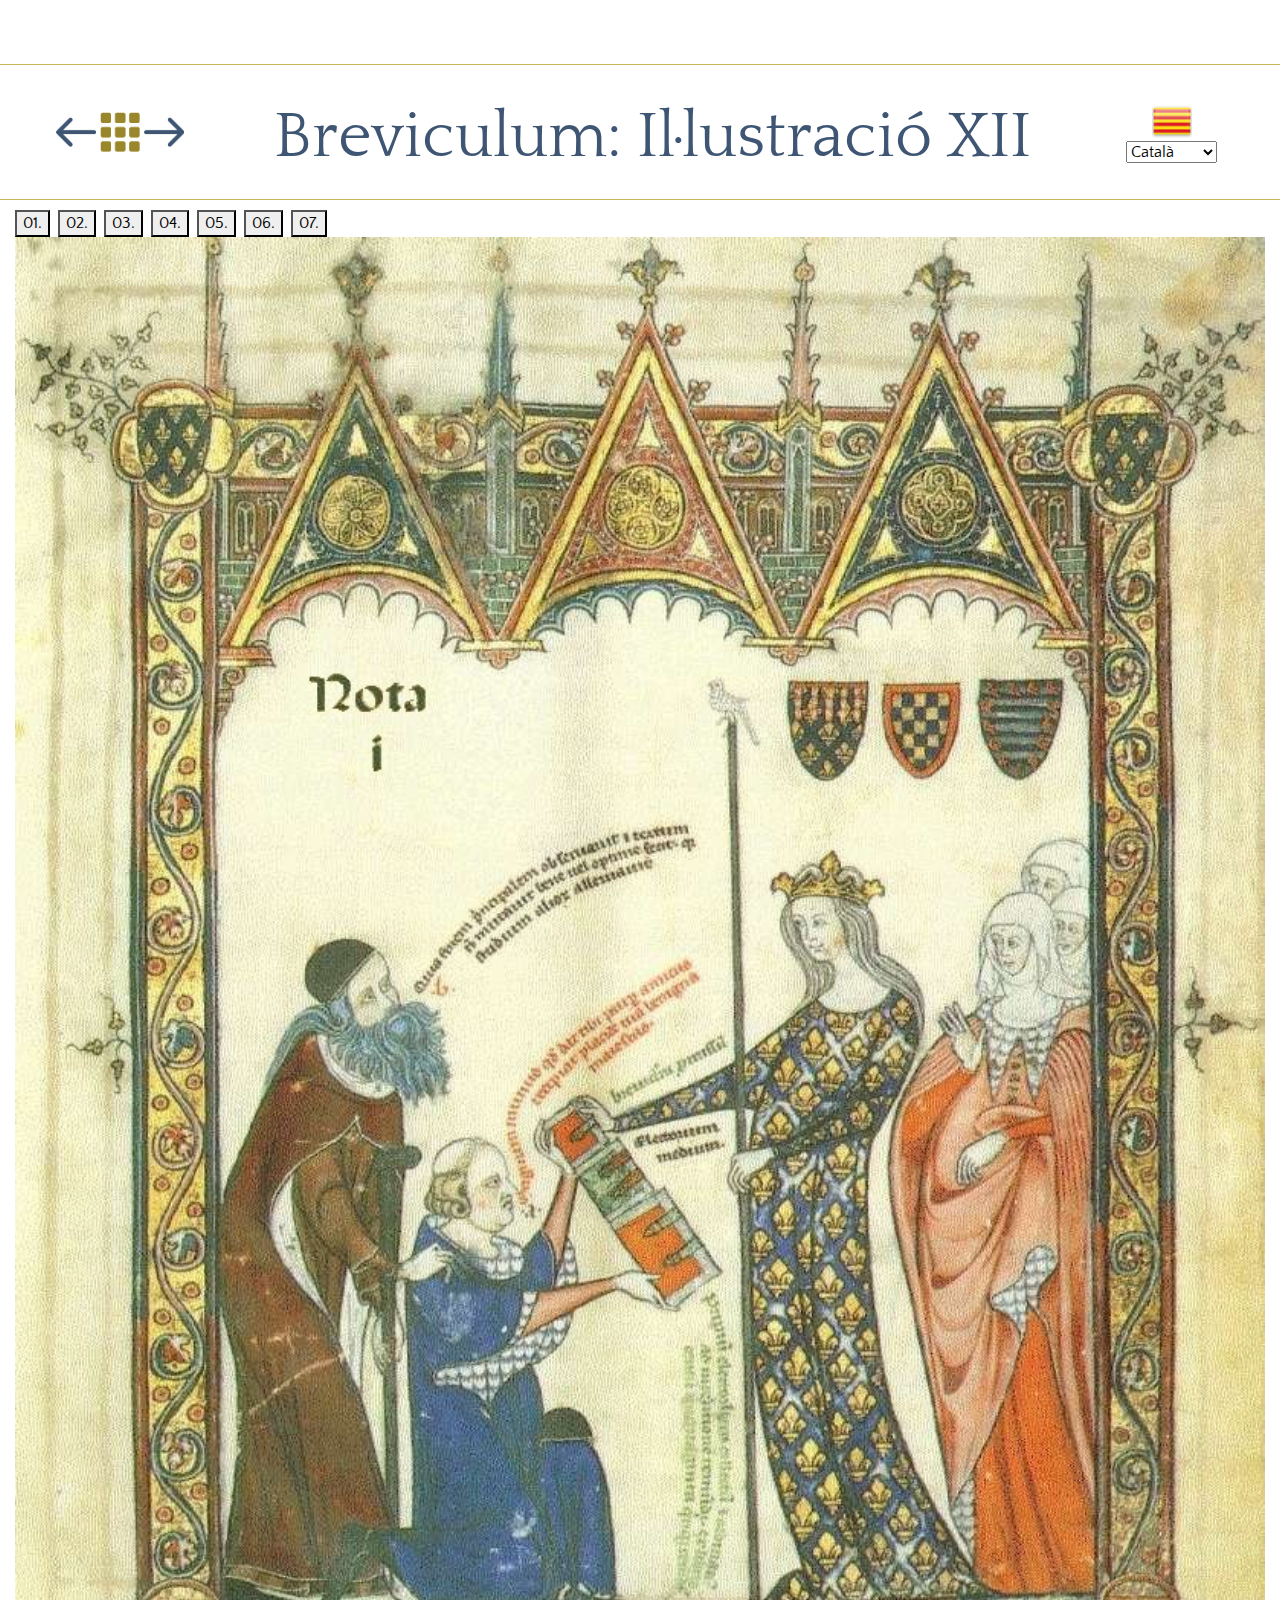
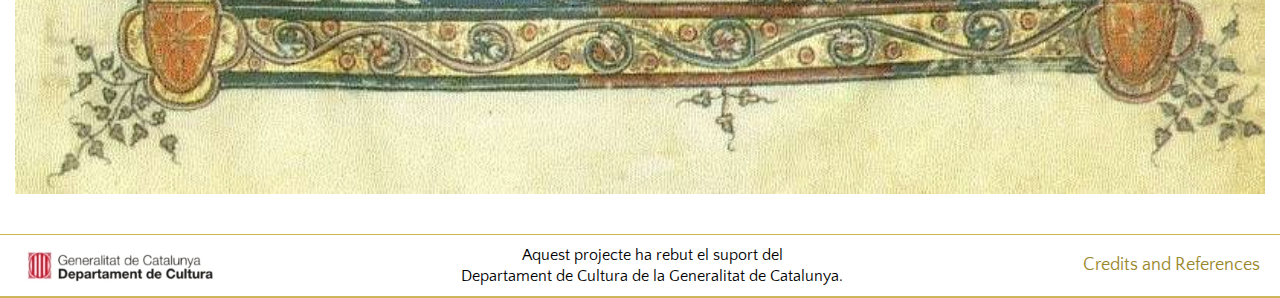
<file: mini_12.html>
<!DOCTYPE html>
<!--
To change this license header, choose License Headers in Project Properties.
To change this template file, choose Tools | Templates
and open the template in the editor.
-->
<html>
    <head>
        <title>Breviculum: Il·lustració XII</title>
        <meta charset="UTF-8">
        <meta name="viewport" content="width=device-width, initial-scale=1.0">
        <link href="css/style.css" rel="stylesheet" type="text/css"/>
        <script src="js/quisestlullus.js" type="text/javascript"></script>
    </head>
    <body onload="CanviarIdioma('map12', 'ca')">
        <table border=1 cellspacing=0 cellpadding=0 style="width:100%;">
            <tr>
                <td><center>
                    <div class="breviculum-navigation">
                    <a href="mini_11.html">
                        <img src="img/left-arrow.jpg" style="width:40px;height:40px;"/>
                    </a>                 
                    <a href="index.html">
                        <img src="img/menu-icon.jpg" style="width:40px;height:40px;"/>
                    </a>                   
                    <a href="mini_01.html">
                        <img src="img/right-arrow.jpg" style="width:40px;height:40px;"/>
                    </a>
                    </div>
                    </center>
            </td>
                <td><center>
                    <h1 style="font-size:5vw">Breviculum: Il·lustració XII</h1>
                    </center>
                </td>
                <td><center>
                    <div class="breviculum-language-selector">
                    <img src="img/ca.png" id="bandera" alt="bandera" 
                         style="width:40px;height:40px;" title="Idioma / Language"><br>    
                    <select id="Idiomes" onchange="CanviarIdioma('map12', this.value)" title="Select">
                        <option value="ca">Català</option>
                        <option value="en">English</option>
                        <option value="es">Español</option>
                        <option value="de">Deutsch</option>
                        <option value="it">Italiano</option>
                        <option value="fr">Français</option>
                        <option value="pt">Português</option>
                        <option value="la">Latinus</option>
                    </select>
                    </div>
                    </center>
                </td>
            </tr>
            <tr>
                <td colspan="3">
                <div class="breviculum-miniature-content">
                <div id="miniature-popup"></div>
                <div class="breviculum-miniature-illustration">
                    <button type="button" onclick="Bafarada('0', 430, 890)">01.</button>&nbsp;
                    <button type="button" onclick="Bafarada('1', 302, 636)">02.</button>&nbsp;
                    <button type="button" onclick="Bafarada('2', 254, 568)">03.</button>&nbsp;
                    <button type="button" onclick="Bafarada('3', 516, 525)">04.</button>&nbsp;
                    <button type="button" onclick="Bafarada('4', 630, 475)">05.</button>&nbsp;
                    <button type="button" onclick="Bafarada('5', 510, 388)">06.</button>&nbsp;                                            
                    <button type="button" onclick="Bafarada('6', 286, 361)">07.</button>&nbsp;                                                                
                </div>
                    <map id="map" name="map12">
                        <area class="miniature-area" shape="POLY" 
                              coords="341,  584,  467,  500,  478,  891,  430,  890" 
                              id="0" onclick="Bafarada('0')">
                        <area class="miniature-area" shape="POLY" 
                              coords="294,  590,  360,  512,  442,  464,  461,  493,  379,  550,  333,  577,  342,  615,  341,  645,  302,  636" 
                              id="1" onclick="Bafarada('1')">
                        <area class="miniature-area" shape="POLY" 
                              coords="184,  471,  445,  356,  458,  402,  321,  473,  254,  568" 
                              id="2" onclick="Bafarada('2')">
                        <area class="miniature-area" shape="POLY" 
                              coords="488,  445,  540,  415,  578,  446,  605,  544,  566,  628,  575,  786,  638,  916,  527,  919,  482,  765,  483,  561,  516,  525" 
                              id="3" onclick="Bafarada('3')">
                        <area class="miniature-area" shape="POLY" 
                              coords="658,  447,  691,  480,  710,  913,  645,  914,  577,  626,  617,  533,  630,  475" 
                              id="4" onclick="Bafarada('4')">
                        <area class="miniature-area" shape="POLY" 
                              coords="499,  309,  697,  310,  683,  388,  510,  388" 
                              id="5" onclick="Bafarada('5')">
                        <area class="miniature-area" shape="RECT" 
                              coords="182,  278,  286,  361" 
                              id="6" onclick="Bafarada('6')">
                    </map>
                    <img usemap="#map12" src="img/mini_12.jpg" style="width:100%;height:100%;">                                                                                  
                </div>
                </td>
            </tr>
            <tr>
                <td>
                    <div class="breviculum-sponsor">                        
                    <img alt="Departament de Cultura de la Generalitat de Catalunya" 
                         src="img/dept-cultura.jpg"/>
                    </div>
                </td>
                <td>
                    <div class="breviculum-sponsor">                        
                    <p>Aquest projecte ha rebut el suport del<br>
                        Departament de Cultura de la Generalitat de Catalunya.</p>
                    </div>
                </td>
                <td>
                    <div class="breviculum-sponsor">                        
                    <a href="https://quisestlullus.narpan.net/breviculum/credits">
                        Credits and References</a>
                    </div>
                </td>
            </tr>
        </table>
    </body>
</html>
</file>
<file: css/style.css>
@charset "UTF-8";
/* IMPORTS */ /* VARIABLES */
/*!
 * Bootstrap  v5.2.3 (https://getbootstrap.com/)
 * Copyright 2011-2022 The Bootstrap Authors
 * Copyright 2011-2022 Twitter, Inc.
 * Licensed under MIT (https://github.com/twbs/bootstrap/blob/main/LICENSE)
 */
@import url("https://fonts.googleapis.com/css2?family=Quattrocento:wght@400;700&display=swap");
@import url("https://fonts.googleapis.com/css2?family=Quattrocento+Sans:ital,wght@0,400;0,700;1,400;1,700&display=swap");
@import url("https://fonts.googleapis.com/css2?family=EB+Garamond:ital,wght@0,400;0,500;0,600;0,700;0,800;1,400;1,500;1,700;1,800&display=swap");
:root {
  --bs-blue: #0d6efd;
  --bs-indigo: #6610f2;
  --bs-purple: #6f42c1;
  --bs-pink: #d63384;
  --bs-red: #D5602B;
  --bs-orange: #fd7e14;
  --bs-yellow: #CDB659;
  --bs-green: #838B62;
  --bs-teal: #20c997;
  --bs-cyan: #3E5574;
  --bs-black: #000;
  --bs-white: #fff;
  --bs-gray: #6c757d;
  --bs-gray-dark: #343a40;
  --bs-gray-100: #f8f9fa;
  --bs-gray-200: #e9ecef;
  --bs-gray-300: #dee2e6;
  --bs-gray-400: #ced4da;
  --bs-gray-500: #adb5bd;
  --bs-gray-600: #6c757d;
  --bs-gray-700: #495057;
  --bs-gray-800: #343a40;
  --bs-gray-900: #212529;
  --bs-primary: #9A872B;
  --bs-secondary: #CDB659;
  --bs-success: #838B62;
  --bs-info: #3E5574;
  --bs-warning: #CDB659;
  --bs-danger: #D5602B;
  --bs-light: #f8f9fa;
  --bs-dark: #343a40;
  --bs-primary-rgb: 154, 135, 43;
  --bs-secondary-rgb: 205, 182, 89;
  --bs-success-rgb: 131, 139, 98;
  --bs-info-rgb: 62, 85, 116;
  --bs-warning-rgb: 205, 182, 89;
  --bs-danger-rgb: 213, 96, 43;
  --bs-light-rgb: 248, 249, 250;
  --bs-dark-rgb: 52, 58, 64;
  --bs-white-rgb: 255, 255, 255;
  --bs-black-rgb: 0, 0, 0;
  --bs-body-color-rgb: 33, 37, 41;
  --bs-body-bg-rgb: 255, 255, 255;
  --bs-font-sans-serif: system-ui, -apple-system, "Segoe UI", Roboto, "Helvetica Neue", "Noto Sans", "Liberation Sans", Arial, sans-serif, "Apple Color Emoji", "Segoe UI Emoji", "Segoe UI Symbol", "Noto Color Emoji";
  --bs-font-monospace: SFMono-Regular, Menlo, Monaco, Consolas, "Liberation Mono", "Courier New", monospace;
  --bs-gradient: linear-gradient(180deg, rgba(255, 255, 255, 0.15), rgba(255, 255, 255, 0));
  --bs-body-font-family: var(--bs-font-sans-serif);
  --bs-body-font-size: 1rem;
  --bs-body-font-weight: 400;
  --bs-body-line-height: 1.5;
  --bs-body-color: #212529;
  --bs-body-bg: #fff;
  --bs-border-width: 1px;
  --bs-border-style: solid;
  --bs-border-color: #dee2e6;
  --bs-border-color-translucent: rgba(0, 0, 0, 0.175);
  --bs-border-radius: 0.375rem;
  --bs-border-radius-sm: 0.25rem;
  --bs-border-radius-lg: 0.5rem;
  --bs-border-radius-xl: 1rem;
  --bs-border-radius-2xl: 2rem;
  --bs-border-radius-pill: 50rem;
  --bs-link-color: #9A872B;
  --bs-link-hover-color: #6a5d1e;
  --bs-code-color: #d63384;
  --bs-highlight-bg: #f5f0de;
}

*,
*::before,
*::after {
  box-sizing: border-box;
}

@media (prefers-reduced-motion: no-preference) {
  :root {
    scroll-behavior: smooth;
  }
}

#miniature-popup { position:absolute; top: 10px; left:10px; }

body {
  margin: 0;
  font-family: var(--bs-body-font-family);
  font-size: var(--bs-body-font-size);
  font-weight: var(--bs-body-font-weight);
  line-height: var(--bs-body-line-height);
  color: var(--bs-body-color);
  text-align: var(--bs-body-text-align);
  background-color: var(--bs-body-bg);
  -webkit-text-size-adjust: 100%;
  -webkit-tap-highlight-color: rgba(0, 0, 0, 0);
}

hr {
  margin: 1rem 0;
  color: inherit;
  border: 0;
  border-top: 1px solid;
  opacity: 0.25;
}

h6, .h6, h5, .h5, h4, .h4, h3, .h3, h2, .h2, h1, .h1 {
  margin-top: 0;
  margin-bottom: 0.5rem;
  font-weight: 500;
  line-height: 1.2;
}

h1, .h1 {
  font-size: calc(1.375rem + 1.5vw);
}
@media (min-width: 1200px) {
  h1, .h1 {
    font-size: 2.5rem;
  }
}

h2, .h2 {
  font-size: calc(1.325rem + 0.9vw);
}
@media (min-width: 1200px) {
  h2, .h2 {
    font-size: 2rem;
  }
}

h3, .h3 {
  font-size: calc(1.3rem + 0.6vw);
}
@media (min-width: 1200px) {
  h3, .h3 {
    font-size: 1.75rem;
  }
}

h4, .h4 {
  font-size: calc(1.275rem + 0.3vw);
}
@media (min-width: 1200px) {
  h4, .h4 {
    font-size: 1.5rem;
  }
}

h5, .h5 {
  font-size: 1.25rem;
}

h6, .h6 {
  font-size: 1rem;
}

p {
  margin-top: 0;
  margin-bottom: 1rem;
}

abbr[title] {
  text-decoration: underline dotted;
  cursor: help;
  text-decoration-skip-ink: none;
}

address {
  margin-bottom: 1rem;
  font-style: normal;
  line-height: inherit;
}

ol,
ul {
  padding-left: 2rem;
}

ol,
ul,
dl {
  margin-top: 0;
  margin-bottom: 1rem;
}

ol ol,
ul ul,
ol ul,
ul ol {
  margin-bottom: 0;
}

dt {
  font-weight: 700;
}

dd {
  margin-bottom: 0.5rem;
  margin-left: 0;
}

blockquote {
  margin: 0 0 1rem;
}

b,
strong {
  font-weight: bolder;
}

small, .small {
  font-size: 0.875em;
}

mark, .mark {
  padding: 0.1875em;
  background-color: var(--bs-highlight-bg);
}

sub,
sup {
  position: relative;
  font-size: 0.75em;
  line-height: 0;
  vertical-align: baseline;
}

sub {
  bottom: -0.25em;
}

sup {
  top: -0.5em;
}

a {
  color: var(--bs-link-color);
  text-decoration: none;
}
a:hover {
  color: var(--bs-link-hover-color);
  text-decoration: underline;
}

a:not([href]):not([class]), a:not([href]):not([class]):hover {
  color: inherit;
  text-decoration: none;
}

pre,
code,
kbd,
samp {
  font-family: var(--bs-font-monospace);
  font-size: 1em;
}

pre {
  display: block;
  margin-top: 0;
  margin-bottom: 1rem;
  overflow: auto;
  font-size: 0.875em;
}
pre code {
  font-size: inherit;
  color: inherit;
  word-break: normal;
}

code {
  font-size: 0.875em;
  color: var(--bs-code-color);
  word-wrap: break-word;
}
a > code {
  color: inherit;
}

kbd {
  padding: 0.1875rem 0.375rem;
  font-size: 0.875em;
  color: var(--bs-body-bg);
  background-color: var(--bs-body-color);
  border-radius: 0.25rem;
}
kbd kbd {
  padding: 0;
  font-size: 1em;
}

figure {
  margin: 0 0 1rem;
}

img,
svg {
  vertical-align: middle;
}

table {
  caption-side: bottom;
  border-collapse: collapse;
}

caption {
  padding-top: 0.5rem;
  padding-bottom: 0.5rem;
  color: #6c757d;
  text-align: left;
}

th {
  text-align: inherit;
  text-align: -webkit-match-parent;
}

thead,
tbody,
tfoot,
tr,
td,
th {
  border-color: inherit;
  border-style: solid;
  border-width: 0;
}

label {
  display: inline-block;
}

button {
  border-radius: 0;
}

button:focus:not(:focus-visible) {
  outline: 0;
}

input,
button,
select,
optgroup,
textarea {
  margin: 0;
  font-family: inherit;
  font-size: inherit;
  line-height: inherit;
}

button,
select {
  text-transform: none;
}

[role=button] {
  cursor: pointer;
}

select {
  word-wrap: normal;
}
select:disabled {
  opacity: 1;
}

[list]:not([type=date]):not([type=datetime-local]):not([type=month]):not([type=week]):not([type=time])::-webkit-calendar-picker-indicator {
  display: none !important;
}

button,
[type=button],
[type=reset],
[type=submit] {
  -webkit-appearance: button;
}
button:not(:disabled),
[type=button]:not(:disabled),
[type=reset]:not(:disabled),
[type=submit]:not(:disabled) {
  cursor: pointer;
}

::-moz-focus-inner {
  padding: 0;
  border-style: none;
}

textarea {
  resize: vertical;
}

fieldset {
  min-width: 0;
  padding: 0;
  margin: 0;
  border: 0;
}

legend {
  float: left;
  width: 100%;
  padding: 0;
  margin-bottom: 0.5rem;
  font-size: calc(1.275rem + 0.3vw);
  line-height: inherit;
}
@media (min-width: 1200px) {
  legend {
    font-size: 1.5rem;
  }
}
legend + * {
  clear: left;
}

::-webkit-datetime-edit-fields-wrapper,
::-webkit-datetime-edit-text,
::-webkit-datetime-edit-minute,
::-webkit-datetime-edit-hour-field,
::-webkit-datetime-edit-day-field,
::-webkit-datetime-edit-month-field,
::-webkit-datetime-edit-year-field {
  padding: 0;
}

::-webkit-inner-spin-button {
  height: auto;
}

[type=search] {
  outline-offset: -2px;
  -webkit-appearance: textfield;
}

/* rtl:raw:
[type="tel"],
[type="url"],
[type="email"],
[type="number"] {
  direction: ltr;
}
*/
::-webkit-search-decoration {
  -webkit-appearance: none;
}

::-webkit-color-swatch-wrapper {
  padding: 0;
}

::file-selector-button {
  font: inherit;
  -webkit-appearance: button;
}

output {
  display: inline-block;
}

iframe {
  border: 0;
}

summary {
  display: list-item;
  cursor: pointer;
}

progress {
  vertical-align: baseline;
}

[hidden] {
  display: none !important;
}

.lead {
  font-size: 1.25rem;
  font-weight: 300;
}

.display-1 {
  font-size: calc(1.625rem + 4.5vw);
  font-weight: 300;
  line-height: 1.2;
}
@media (min-width: 1200px) {
  .display-1 {
    font-size: 5rem;
  }
}

.display-2 {
  font-size: calc(1.575rem + 3.9vw);
  font-weight: 300;
  line-height: 1.2;
}
@media (min-width: 1200px) {
  .display-2 {
    font-size: 4.5rem;
  }
}

.display-3 {
  font-size: calc(1.525rem + 3.3vw);
  font-weight: 300;
  line-height: 1.2;
}
@media (min-width: 1200px) {
  .display-3 {
    font-size: 4rem;
  }
}

.display-4 {
  font-size: calc(1.475rem + 2.7vw);
  font-weight: 300;
  line-height: 1.2;
}
@media (min-width: 1200px) {
  .display-4 {
    font-size: 3.5rem;
  }
}

.display-5 {
  font-size: calc(1.425rem + 2.1vw);
  font-weight: 300;
  line-height: 1.2;
}
@media (min-width: 1200px) {
  .display-5 {
    font-size: 3rem;
  }
}

.display-6 {
  font-size: calc(1.375rem + 1.5vw);
  font-weight: 300;
  line-height: 1.2;
}
@media (min-width: 1200px) {
  .display-6 {
    font-size: 2.5rem;
  }
}

.list-unstyled {
  padding-left: 0;
  list-style: none;
}

.list-inline {
  padding-left: 0;
  list-style: none;
}

.list-inline-item {
  display: inline-block;
}
.list-inline-item:not(:last-child) {
  margin-right: 0.5rem;
}

.initialism {
  font-size: 0.875em;
  text-transform: uppercase;
}

.blockquote {
  margin-bottom: 1rem;
  font-size: 1.25rem;
}
.blockquote > :last-child {
  margin-bottom: 0;
}

.blockquote-footer {
  margin-top: -1rem;
  margin-bottom: 1rem;
  font-size: 0.875em;
  color: #6c757d;
}
.blockquote-footer::before {
  content: "— ";
}

.img-fluid {
  max-width: 100%;
  height: auto;
}

.img-thumbnail {
  padding: 0.25rem;
  background-color: #fff;
  border: 1px solid var(--bs-border-color);
  border-radius: 0.375rem;
  max-width: 100%;
  height: auto;
}

.figure {
  display: inline-block;
}

.figure-img {
  margin-bottom: 0.5rem;
  line-height: 1;
}

.figure-caption {
  font-size: 0.875em;
  color: #6c757d;
}

.container,
.container-fluid,
.container-xxl,
.container-xl,
.container-lg,
.container-md,
.container-sm {
  --bs-gutter-x: 30px;
  --bs-gutter-y: 0;
  width: 100%;
  padding-right: calc(var(--bs-gutter-x) * 0.5);
  padding-left: calc(var(--bs-gutter-x) * 0.5);
  margin-right: auto;
  margin-left: auto;
}

@media (min-width: 576px) {
  .container-sm, .container {
    max-width: 540px;
  }
}
@media (min-width: 768px) {
  .container-md, .container-sm, .container {
    max-width: 720px;
  }
}
@media (min-width: 992px) {
  .container-lg, .container-md, .container-sm, .container {
    max-width: 960px;
  }
}
@media (min-width: 1200px) {
  .container-xl, .container-lg, .container-md, .container-sm, .container {
    max-width: 1140px;
  }
}
@media (min-width: 1400px) {
  .container-xxl, .container-xl, .container-lg, .container-md, .container-sm, .container {
    max-width: 1320px;
  }
}
.row {
  --bs-gutter-x: 30px;
  --bs-gutter-y: 0;
  display: flex;
  flex-wrap: wrap;
  margin-top: calc(-1 * var(--bs-gutter-y));
  margin-right: calc(-0.5 * var(--bs-gutter-x));
  margin-left: calc(-0.5 * var(--bs-gutter-x));
}
.row > * {
  flex-shrink: 0;
  width: 100%;
  max-width: 100%;
  padding-right: calc(var(--bs-gutter-x) * 0.5);
  padding-left: calc(var(--bs-gutter-x) * 0.5);
  margin-top: var(--bs-gutter-y);
}

.col {
  flex: 1 0 0%;
}

.row-cols-auto > * {
  flex: 0 0 auto;
  width: auto;
}

.row-cols-1 > * {
  flex: 0 0 auto;
  width: 100%;
}

.row-cols-2 > * {
  flex: 0 0 auto;
  width: 50%;
}

.row-cols-3 > * {
  flex: 0 0 auto;
  width: 33.3333333333%;
}

.row-cols-4 > * {
  flex: 0 0 auto;
  width: 25%;
}

.row-cols-5 > * {
  flex: 0 0 auto;
  width: 20%;
}

.row-cols-6 > * {
  flex: 0 0 auto;
  width: 16.6666666667%;
}

.col-auto {
  flex: 0 0 auto;
  width: auto;
}

.col-1 {
  flex: 0 0 auto;
  width: 8.33333333%;
}

.col-2 {
  flex: 0 0 auto;
  width: 16.66666667%;
}

.col-3 {
  flex: 0 0 auto;
  width: 25%;
}

.col-4 {
  flex: 0 0 auto;
  width: 33.33333333%;
}

.col-5 {
  flex: 0 0 auto;
  width: 41.66666667%;
}

.col-6 {
  flex: 0 0 auto;
  width: 50%;
}

.col-7 {
  flex: 0 0 auto;
  width: 58.33333333%;
}

.col-8 {
  flex: 0 0 auto;
  width: 66.66666667%;
}

.col-9 {
  flex: 0 0 auto;
  width: 75%;
}

.col-10 {
  flex: 0 0 auto;
  width: 83.33333333%;
}

.col-11 {
  flex: 0 0 auto;
  width: 91.66666667%;
}

.col-12 {
  flex: 0 0 auto;
  width: 100%;
}

.offset-1 {
  margin-left: 8.33333333%;
}

.offset-2 {
  margin-left: 16.66666667%;
}

.offset-3 {
  margin-left: 25%;
}

.offset-4 {
  margin-left: 33.33333333%;
}

.offset-5 {
  margin-left: 41.66666667%;
}

.offset-6 {
  margin-left: 50%;
}

.offset-7 {
  margin-left: 58.33333333%;
}

.offset-8 {
  margin-left: 66.66666667%;
}

.offset-9 {
  margin-left: 75%;
}

.offset-10 {
  margin-left: 83.33333333%;
}

.offset-11 {
  margin-left: 91.66666667%;
}

.g-0,
.gx-0 {
  --bs-gutter-x: 0;
}

.g-0,
.gy-0 {
  --bs-gutter-y: 0;
}

.g-1,
.gx-1 {
  --bs-gutter-x: 0.25rem;
}

.g-1,
.gy-1 {
  --bs-gutter-y: 0.25rem;
}

.g-2,
.gx-2 {
  --bs-gutter-x: 0.5rem;
}

.g-2,
.gy-2 {
  --bs-gutter-y: 0.5rem;
}

.g-3,
.gx-3 {
  --bs-gutter-x: 1rem;
}

.g-3,
.gy-3 {
  --bs-gutter-y: 1rem;
}

.g-4,
.gx-4 {
  --bs-gutter-x: 1.5rem;
}

.g-4,
.gy-4 {
  --bs-gutter-y: 1.5rem;
}

.g-5,
.gx-5 {
  --bs-gutter-x: 3rem;
}

.g-5,
.gy-5 {
  --bs-gutter-y: 3rem;
}

@media (min-width: 576px) {
  .col-sm {
    flex: 1 0 0%;
  }
  .row-cols-sm-auto > * {
    flex: 0 0 auto;
    width: auto;
  }
  .row-cols-sm-1 > * {
    flex: 0 0 auto;
    width: 100%;
  }
  .row-cols-sm-2 > * {
    flex: 0 0 auto;
    width: 50%;
  }
  .row-cols-sm-3 > * {
    flex: 0 0 auto;
    width: 33.3333333333%;
  }
  .row-cols-sm-4 > * {
    flex: 0 0 auto;
    width: 25%;
  }
  .row-cols-sm-5 > * {
    flex: 0 0 auto;
    width: 20%;
  }
  .row-cols-sm-6 > * {
    flex: 0 0 auto;
    width: 16.6666666667%;
  }
  .col-sm-auto {
    flex: 0 0 auto;
    width: auto;
  }
  .col-sm-1 {
    flex: 0 0 auto;
    width: 8.33333333%;
  }
  .col-sm-2 {
    flex: 0 0 auto;
    width: 16.66666667%;
  }
  .col-sm-3 {
    flex: 0 0 auto;
    width: 25%;
  }
  .col-sm-4 {
    flex: 0 0 auto;
    width: 33.33333333%;
  }
  .col-sm-5 {
    flex: 0 0 auto;
    width: 41.66666667%;
  }
  .col-sm-6 {
    flex: 0 0 auto;
    width: 50%;
  }
  .col-sm-7 {
    flex: 0 0 auto;
    width: 58.33333333%;
  }
  .col-sm-8 {
    flex: 0 0 auto;
    width: 66.66666667%;
  }
  .col-sm-9 {
    flex: 0 0 auto;
    width: 75%;
  }
  .col-sm-10 {
    flex: 0 0 auto;
    width: 83.33333333%;
  }
  .col-sm-11 {
    flex: 0 0 auto;
    width: 91.66666667%;
  }
  .col-sm-12 {
    flex: 0 0 auto;
    width: 100%;
  }
  .offset-sm-0 {
    margin-left: 0;
  }
  .offset-sm-1 {
    margin-left: 8.33333333%;
  }
  .offset-sm-2 {
    margin-left: 16.66666667%;
  }
  .offset-sm-3 {
    margin-left: 25%;
  }
  .offset-sm-4 {
    margin-left: 33.33333333%;
  }
  .offset-sm-5 {
    margin-left: 41.66666667%;
  }
  .offset-sm-6 {
    margin-left: 50%;
  }
  .offset-sm-7 {
    margin-left: 58.33333333%;
  }
  .offset-sm-8 {
    margin-left: 66.66666667%;
  }
  .offset-sm-9 {
    margin-left: 75%;
  }
  .offset-sm-10 {
    margin-left: 83.33333333%;
  }
  .offset-sm-11 {
    margin-left: 91.66666667%;
  }
  .g-sm-0,
  .gx-sm-0 {
    --bs-gutter-x: 0;
  }
  .g-sm-0,
  .gy-sm-0 {
    --bs-gutter-y: 0;
  }
  .g-sm-1,
  .gx-sm-1 {
    --bs-gutter-x: 0.25rem;
  }
  .g-sm-1,
  .gy-sm-1 {
    --bs-gutter-y: 0.25rem;
  }
  .g-sm-2,
  .gx-sm-2 {
    --bs-gutter-x: 0.5rem;
  }
  .g-sm-2,
  .gy-sm-2 {
    --bs-gutter-y: 0.5rem;
  }
  .g-sm-3,
  .gx-sm-3 {
    --bs-gutter-x: 1rem;
  }
  .g-sm-3,
  .gy-sm-3 {
    --bs-gutter-y: 1rem;
  }
  .g-sm-4,
  .gx-sm-4 {
    --bs-gutter-x: 1.5rem;
  }
  .g-sm-4,
  .gy-sm-4 {
    --bs-gutter-y: 1.5rem;
  }
  .g-sm-5,
  .gx-sm-5 {
    --bs-gutter-x: 3rem;
  }
  .g-sm-5,
  .gy-sm-5 {
    --bs-gutter-y: 3rem;
  }
}
@media (min-width: 768px) {
  .col-md {
    flex: 1 0 0%;
  }
  .row-cols-md-auto > * {
    flex: 0 0 auto;
    width: auto;
  }
  .row-cols-md-1 > * {
    flex: 0 0 auto;
    width: 100%;
  }
  .row-cols-md-2 > * {
    flex: 0 0 auto;
    width: 50%;
  }
  .row-cols-md-3 > * {
    flex: 0 0 auto;
    width: 33.3333333333%;
  }
  .row-cols-md-4 > * {
    flex: 0 0 auto;
    width: 25%;
  }
  .row-cols-md-5 > * {
    flex: 0 0 auto;
    width: 20%;
  }
  .row-cols-md-6 > * {
    flex: 0 0 auto;
    width: 16.6666666667%;
  }
  .col-md-auto {
    flex: 0 0 auto;
    width: auto;
  }
  .col-md-1 {
    flex: 0 0 auto;
    width: 8.33333333%;
  }
  .col-md-2 {
    flex: 0 0 auto;
    width: 16.66666667%;
  }
  .col-md-3 {
    flex: 0 0 auto;
    width: 25%;
  }
  .col-md-4 {
    flex: 0 0 auto;
    width: 33.33333333%;
  }
  .col-md-5 {
    flex: 0 0 auto;
    width: 41.66666667%;
  }
  .col-md-6 {
    flex: 0 0 auto;
    width: 50%;
  }
  .col-md-7 {
    flex: 0 0 auto;
    width: 58.33333333%;
  }
  .col-md-8 {
    flex: 0 0 auto;
    width: 66.66666667%;
  }
  .col-md-9 {
    flex: 0 0 auto;
    width: 75%;
  }
  .col-md-10 {
    flex: 0 0 auto;
    width: 83.33333333%;
  }
  .col-md-11 {
    flex: 0 0 auto;
    width: 91.66666667%;
  }
  .col-md-12 {
    flex: 0 0 auto;
    width: 100%;
  }
  .offset-md-0 {
    margin-left: 0;
  }
  .offset-md-1 {
    margin-left: 8.33333333%;
  }
  .offset-md-2 {
    margin-left: 16.66666667%;
  }
  .offset-md-3 {
    margin-left: 25%;
  }
  .offset-md-4 {
    margin-left: 33.33333333%;
  }
  .offset-md-5 {
    margin-left: 41.66666667%;
  }
  .offset-md-6 {
    margin-left: 50%;
  }
  .offset-md-7 {
    margin-left: 58.33333333%;
  }
  .offset-md-8 {
    margin-left: 66.66666667%;
  }
  .offset-md-9 {
    margin-left: 75%;
  }
  .offset-md-10 {
    margin-left: 83.33333333%;
  }
  .offset-md-11 {
    margin-left: 91.66666667%;
  }
  .g-md-0,
  .gx-md-0 {
    --bs-gutter-x: 0;
  }
  .g-md-0,
  .gy-md-0 {
    --bs-gutter-y: 0;
  }
  .g-md-1,
  .gx-md-1 {
    --bs-gutter-x: 0.25rem;
  }
  .g-md-1,
  .gy-md-1 {
    --bs-gutter-y: 0.25rem;
  }
  .g-md-2,
  .gx-md-2 {
    --bs-gutter-x: 0.5rem;
  }
  .g-md-2,
  .gy-md-2 {
    --bs-gutter-y: 0.5rem;
  }
  .g-md-3,
  .gx-md-3 {
    --bs-gutter-x: 1rem;
  }
  .g-md-3,
  .gy-md-3 {
    --bs-gutter-y: 1rem;
  }
  .g-md-4,
  .gx-md-4 {
    --bs-gutter-x: 1.5rem;
  }
  .g-md-4,
  .gy-md-4 {
    --bs-gutter-y: 1.5rem;
  }
  .g-md-5,
  .gx-md-5 {
    --bs-gutter-x: 3rem;
  }
  .g-md-5,
  .gy-md-5 {
    --bs-gutter-y: 3rem;
  }
}
@media (min-width: 992px) {
  .col-lg {
    flex: 1 0 0%;
  }
  .row-cols-lg-auto > * {
    flex: 0 0 auto;
    width: auto;
  }
  .row-cols-lg-1 > * {
    flex: 0 0 auto;
    width: 100%;
  }
  .row-cols-lg-2 > * {
    flex: 0 0 auto;
    width: 50%;
  }
  .row-cols-lg-3 > * {
    flex: 0 0 auto;
    width: 33.3333333333%;
  }
  .row-cols-lg-4 > * {
    flex: 0 0 auto;
    width: 25%;
  }
  .row-cols-lg-5 > * {
    flex: 0 0 auto;
    width: 20%;
  }
  .row-cols-lg-6 > * {
    flex: 0 0 auto;
    width: 16.6666666667%;
  }
  .col-lg-auto {
    flex: 0 0 auto;
    width: auto;
  }
  .col-lg-1 {
    flex: 0 0 auto;
    width: 8.33333333%;
  }
  .col-lg-2 {
    flex: 0 0 auto;
    width: 16.66666667%;
  }
  .col-lg-3 {
    flex: 0 0 auto;
    width: 25%;
  }
  .col-lg-4 {
    flex: 0 0 auto;
    width: 33.33333333%;
  }
  .col-lg-5 {
    flex: 0 0 auto;
    width: 41.66666667%;
  }
  .col-lg-6 {
    flex: 0 0 auto;
    width: 50%;
  }
  .col-lg-7 {
    flex: 0 0 auto;
    width: 58.33333333%;
  }
  .col-lg-8 {
    flex: 0 0 auto;
    width: 66.66666667%;
  }
  .col-lg-9 {
    flex: 0 0 auto;
    width: 75%;
  }
  .col-lg-10 {
    flex: 0 0 auto;
    width: 83.33333333%;
  }
  .col-lg-11 {
    flex: 0 0 auto;
    width: 91.66666667%;
  }
  .col-lg-12 {
    flex: 0 0 auto;
    width: 100%;
  }
  .offset-lg-0 {
    margin-left: 0;
  }
  .offset-lg-1 {
    margin-left: 8.33333333%;
  }
  .offset-lg-2 {
    margin-left: 16.66666667%;
  }
  .offset-lg-3 {
    margin-left: 25%;
  }
  .offset-lg-4 {
    margin-left: 33.33333333%;
  }
  .offset-lg-5 {
    margin-left: 41.66666667%;
  }
  .offset-lg-6 {
    margin-left: 50%;
  }
  .offset-lg-7 {
    margin-left: 58.33333333%;
  }
  .offset-lg-8 {
    margin-left: 66.66666667%;
  }
  .offset-lg-9 {
    margin-left: 75%;
  }
  .offset-lg-10 {
    margin-left: 83.33333333%;
  }
  .offset-lg-11 {
    margin-left: 91.66666667%;
  }
  .g-lg-0,
  .gx-lg-0 {
    --bs-gutter-x: 0;
  }
  .g-lg-0,
  .gy-lg-0 {
    --bs-gutter-y: 0;
  }
  .g-lg-1,
  .gx-lg-1 {
    --bs-gutter-x: 0.25rem;
  }
  .g-lg-1,
  .gy-lg-1 {
    --bs-gutter-y: 0.25rem;
  }
  .g-lg-2,
  .gx-lg-2 {
    --bs-gutter-x: 0.5rem;
  }
  .g-lg-2,
  .gy-lg-2 {
    --bs-gutter-y: 0.5rem;
  }
  .g-lg-3,
  .gx-lg-3 {
    --bs-gutter-x: 1rem;
  }
  .g-lg-3,
  .gy-lg-3 {
    --bs-gutter-y: 1rem;
  }
  .g-lg-4,
  .gx-lg-4 {
    --bs-gutter-x: 1.5rem;
  }
  .g-lg-4,
  .gy-lg-4 {
    --bs-gutter-y: 1.5rem;
  }
  .g-lg-5,
  .gx-lg-5 {
    --bs-gutter-x: 3rem;
  }
  .g-lg-5,
  .gy-lg-5 {
    --bs-gutter-y: 3rem;
  }
}
@media (min-width: 1200px) {
  .col-xl {
    flex: 1 0 0%;
  }
  .row-cols-xl-auto > * {
    flex: 0 0 auto;
    width: auto;
  }
  .row-cols-xl-1 > * {
    flex: 0 0 auto;
    width: 100%;
  }
  .row-cols-xl-2 > * {
    flex: 0 0 auto;
    width: 50%;
  }
  .row-cols-xl-3 > * {
    flex: 0 0 auto;
    width: 33.3333333333%;
  }
  .row-cols-xl-4 > * {
    flex: 0 0 auto;
    width: 25%;
  }
  .row-cols-xl-5 > * {
    flex: 0 0 auto;
    width: 20%;
  }
  .row-cols-xl-6 > * {
    flex: 0 0 auto;
    width: 16.6666666667%;
  }
  .col-xl-auto {
    flex: 0 0 auto;
    width: auto;
  }
  .col-xl-1 {
    flex: 0 0 auto;
    width: 8.33333333%;
  }
  .col-xl-2 {
    flex: 0 0 auto;
    width: 16.66666667%;
  }
  .col-xl-3 {
    flex: 0 0 auto;
    width: 25%;
  }
  .col-xl-4 {
    flex: 0 0 auto;
    width: 33.33333333%;
  }
  .col-xl-5 {
    flex: 0 0 auto;
    width: 41.66666667%;
  }
  .col-xl-6 {
    flex: 0 0 auto;
    width: 50%;
  }
  .col-xl-7 {
    flex: 0 0 auto;
    width: 58.33333333%;
  }
  .col-xl-8 {
    flex: 0 0 auto;
    width: 66.66666667%;
  }
  .col-xl-9 {
    flex: 0 0 auto;
    width: 75%;
  }
  .col-xl-10 {
    flex: 0 0 auto;
    width: 83.33333333%;
  }
  .col-xl-11 {
    flex: 0 0 auto;
    width: 91.66666667%;
  }
  .col-xl-12 {
    flex: 0 0 auto;
    width: 100%;
  }
  .offset-xl-0 {
    margin-left: 0;
  }
  .offset-xl-1 {
    margin-left: 8.33333333%;
  }
  .offset-xl-2 {
    margin-left: 16.66666667%;
  }
  .offset-xl-3 {
    margin-left: 25%;
  }
  .offset-xl-4 {
    margin-left: 33.33333333%;
  }
  .offset-xl-5 {
    margin-left: 41.66666667%;
  }
  .offset-xl-6 {
    margin-left: 50%;
  }
  .offset-xl-7 {
    margin-left: 58.33333333%;
  }
  .offset-xl-8 {
    margin-left: 66.66666667%;
  }
  .offset-xl-9 {
    margin-left: 75%;
  }
  .offset-xl-10 {
    margin-left: 83.33333333%;
  }
  .offset-xl-11 {
    margin-left: 91.66666667%;
  }
  .g-xl-0,
  .gx-xl-0 {
    --bs-gutter-x: 0;
  }
  .g-xl-0,
  .gy-xl-0 {
    --bs-gutter-y: 0;
  }
  .g-xl-1,
  .gx-xl-1 {
    --bs-gutter-x: 0.25rem;
  }
  .g-xl-1,
  .gy-xl-1 {
    --bs-gutter-y: 0.25rem;
  }
  .g-xl-2,
  .gx-xl-2 {
    --bs-gutter-x: 0.5rem;
  }
  .g-xl-2,
  .gy-xl-2 {
    --bs-gutter-y: 0.5rem;
  }
  .g-xl-3,
  .gx-xl-3 {
    --bs-gutter-x: 1rem;
  }
  .g-xl-3,
  .gy-xl-3 {
    --bs-gutter-y: 1rem;
  }
  .g-xl-4,
  .gx-xl-4 {
    --bs-gutter-x: 1.5rem;
  }
  .g-xl-4,
  .gy-xl-4 {
    --bs-gutter-y: 1.5rem;
  }
  .g-xl-5,
  .gx-xl-5 {
    --bs-gutter-x: 3rem;
  }
  .g-xl-5,
  .gy-xl-5 {
    --bs-gutter-y: 3rem;
  }
}
@media (min-width: 1400px) {
  .col-xxl {
    flex: 1 0 0%;
  }
  .row-cols-xxl-auto > * {
    flex: 0 0 auto;
    width: auto;
  }
  .row-cols-xxl-1 > * {
    flex: 0 0 auto;
    width: 100%;
  }
  .row-cols-xxl-2 > * {
    flex: 0 0 auto;
    width: 50%;
  }
  .row-cols-xxl-3 > * {
    flex: 0 0 auto;
    width: 33.3333333333%;
  }
  .row-cols-xxl-4 > * {
    flex: 0 0 auto;
    width: 25%;
  }
  .row-cols-xxl-5 > * {
    flex: 0 0 auto;
    width: 20%;
  }
  .row-cols-xxl-6 > * {
    flex: 0 0 auto;
    width: 16.6666666667%;
  }
  .col-xxl-auto {
    flex: 0 0 auto;
    width: auto;
  }
  .col-xxl-1 {
    flex: 0 0 auto;
    width: 8.33333333%;
  }
  .col-xxl-2 {
    flex: 0 0 auto;
    width: 16.66666667%;
  }
  .col-xxl-3 {
    flex: 0 0 auto;
    width: 25%;
  }
  .col-xxl-4 {
    flex: 0 0 auto;
    width: 33.33333333%;
  }
  .col-xxl-5 {
    flex: 0 0 auto;
    width: 41.66666667%;
  }
  .col-xxl-6 {
    flex: 0 0 auto;
    width: 50%;
  }
  .col-xxl-7 {
    flex: 0 0 auto;
    width: 58.33333333%;
  }
  .col-xxl-8 {
    flex: 0 0 auto;
    width: 66.66666667%;
  }
  .col-xxl-9 {
    flex: 0 0 auto;
    width: 75%;
  }
  .col-xxl-10 {
    flex: 0 0 auto;
    width: 83.33333333%;
  }
  .col-xxl-11 {
    flex: 0 0 auto;
    width: 91.66666667%;
  }
  .col-xxl-12 {
    flex: 0 0 auto;
    width: 100%;
  }
  .offset-xxl-0 {
    margin-left: 0;
  }
  .offset-xxl-1 {
    margin-left: 8.33333333%;
  }
  .offset-xxl-2 {
    margin-left: 16.66666667%;
  }
  .offset-xxl-3 {
    margin-left: 25%;
  }
  .offset-xxl-4 {
    margin-left: 33.33333333%;
  }
  .offset-xxl-5 {
    margin-left: 41.66666667%;
  }
  .offset-xxl-6 {
    margin-left: 50%;
  }
  .offset-xxl-7 {
    margin-left: 58.33333333%;
  }
  .offset-xxl-8 {
    margin-left: 66.66666667%;
  }
  .offset-xxl-9 {
    margin-left: 75%;
  }
  .offset-xxl-10 {
    margin-left: 83.33333333%;
  }
  .offset-xxl-11 {
    margin-left: 91.66666667%;
  }
  .g-xxl-0,
  .gx-xxl-0 {
    --bs-gutter-x: 0;
  }
  .g-xxl-0,
  .gy-xxl-0 {
    --bs-gutter-y: 0;
  }
  .g-xxl-1,
  .gx-xxl-1 {
    --bs-gutter-x: 0.25rem;
  }
  .g-xxl-1,
  .gy-xxl-1 {
    --bs-gutter-y: 0.25rem;
  }
  .g-xxl-2,
  .gx-xxl-2 {
    --bs-gutter-x: 0.5rem;
  }
  .g-xxl-2,
  .gy-xxl-2 {
    --bs-gutter-y: 0.5rem;
  }
  .g-xxl-3,
  .gx-xxl-3 {
    --bs-gutter-x: 1rem;
  }
  .g-xxl-3,
  .gy-xxl-3 {
    --bs-gutter-y: 1rem;
  }
  .g-xxl-4,
  .gx-xxl-4 {
    --bs-gutter-x: 1.5rem;
  }
  .g-xxl-4,
  .gy-xxl-4 {
    --bs-gutter-y: 1.5rem;
  }
  .g-xxl-5,
  .gx-xxl-5 {
    --bs-gutter-x: 3rem;
  }
  .g-xxl-5,
  .gy-xxl-5 {
    --bs-gutter-y: 3rem;
  }
}
@media (min-width: 1900px) {
  .col-xxxl {
    flex: 1 0 0%;
  }
  .row-cols-xxxl-auto > * {
    flex: 0 0 auto;
    width: auto;
  }
  .row-cols-xxxl-1 > * {
    flex: 0 0 auto;
    width: 100%;
  }
  .row-cols-xxxl-2 > * {
    flex: 0 0 auto;
    width: 50%;
  }
  .row-cols-xxxl-3 > * {
    flex: 0 0 auto;
    width: 33.3333333333%;
  }
  .row-cols-xxxl-4 > * {
    flex: 0 0 auto;
    width: 25%;
  }
  .row-cols-xxxl-5 > * {
    flex: 0 0 auto;
    width: 20%;
  }
  .row-cols-xxxl-6 > * {
    flex: 0 0 auto;
    width: 16.6666666667%;
  }
  .col-xxxl-auto {
    flex: 0 0 auto;
    width: auto;
  }
  .col-xxxl-1 {
    flex: 0 0 auto;
    width: 8.33333333%;
  }
  .col-xxxl-2 {
    flex: 0 0 auto;
    width: 16.66666667%;
  }
  .col-xxxl-3 {
    flex: 0 0 auto;
    width: 25%;
  }
  .col-xxxl-4 {
    flex: 0 0 auto;
    width: 33.33333333%;
  }
  .col-xxxl-5 {
    flex: 0 0 auto;
    width: 41.66666667%;
  }
  .col-xxxl-6 {
    flex: 0 0 auto;
    width: 50%;
  }
  .col-xxxl-7 {
    flex: 0 0 auto;
    width: 58.33333333%;
  }
  .col-xxxl-8 {
    flex: 0 0 auto;
    width: 66.66666667%;
  }
  .col-xxxl-9 {
    flex: 0 0 auto;
    width: 75%;
  }
  .col-xxxl-10 {
    flex: 0 0 auto;
    width: 83.33333333%;
  }
  .col-xxxl-11 {
    flex: 0 0 auto;
    width: 91.66666667%;
  }
  .col-xxxl-12 {
    flex: 0 0 auto;
    width: 100%;
  }
  .offset-xxxl-0 {
    margin-left: 0;
  }
  .offset-xxxl-1 {
    margin-left: 8.33333333%;
  }
  .offset-xxxl-2 {
    margin-left: 16.66666667%;
  }
  .offset-xxxl-3 {
    margin-left: 25%;
  }
  .offset-xxxl-4 {
    margin-left: 33.33333333%;
  }
  .offset-xxxl-5 {
    margin-left: 41.66666667%;
  }
  .offset-xxxl-6 {
    margin-left: 50%;
  }
  .offset-xxxl-7 {
    margin-left: 58.33333333%;
  }
  .offset-xxxl-8 {
    margin-left: 66.66666667%;
  }
  .offset-xxxl-9 {
    margin-left: 75%;
  }
  .offset-xxxl-10 {
    margin-left: 83.33333333%;
  }
  .offset-xxxl-11 {
    margin-left: 91.66666667%;
  }
  .g-xxxl-0,
  .gx-xxxl-0 {
    --bs-gutter-x: 0;
  }
  .g-xxxl-0,
  .gy-xxxl-0 {
    --bs-gutter-y: 0;
  }
  .g-xxxl-1,
  .gx-xxxl-1 {
    --bs-gutter-x: 0.25rem;
  }
  .g-xxxl-1,
  .gy-xxxl-1 {
    --bs-gutter-y: 0.25rem;
  }
  .g-xxxl-2,
  .gx-xxxl-2 {
    --bs-gutter-x: 0.5rem;
  }
  .g-xxxl-2,
  .gy-xxxl-2 {
    --bs-gutter-y: 0.5rem;
  }
  .g-xxxl-3,
  .gx-xxxl-3 {
    --bs-gutter-x: 1rem;
  }
  .g-xxxl-3,
  .gy-xxxl-3 {
    --bs-gutter-y: 1rem;
  }
  .g-xxxl-4,
  .gx-xxxl-4 {
    --bs-gutter-x: 1.5rem;
  }
  .g-xxxl-4,
  .gy-xxxl-4 {
    --bs-gutter-y: 1.5rem;
  }
  .g-xxxl-5,
  .gx-xxxl-5 {
    --bs-gutter-x: 3rem;
  }
  .g-xxxl-5,
  .gy-xxxl-5 {
    --bs-gutter-y: 3rem;
  }
}
.table {
  --bs-table-color: var(--bs-body-color);
  --bs-table-bg: transparent;
  --bs-table-border-color: var(--bs-border-color);
  --bs-table-accent-bg: transparent;
  --bs-table-striped-color: var(--bs-body-color);
  --bs-table-striped-bg: rgba(0, 0, 0, 0.05);
  --bs-table-active-color: var(--bs-body-color);
  --bs-table-active-bg: rgba(0, 0, 0, 0.1);
  --bs-table-hover-color: var(--bs-body-color);
  --bs-table-hover-bg: rgba(0, 0, 0, 0.075);
  width: 100%;
  margin-bottom: 1rem;
  color: var(--bs-table-color);
  vertical-align: top;
  border-color: var(--bs-table-border-color);
}
.table > :not(caption) > * > * {
  padding: 0.5rem 0.5rem;
  background-color: var(--bs-table-bg);
  border-bottom-width: 1px;
  box-shadow: inset 0 0 0 9999px var(--bs-table-accent-bg);
}
.table > tbody {
  vertical-align: inherit;
}
.table > thead {
  vertical-align: bottom;
}

.table-group-divider {
  border-top: 2px solid currentcolor;
}

.caption-top {
  caption-side: top;
}

.table-sm > :not(caption) > * > * {
  padding: 0.25rem 0.25rem;
}

.table-bordered > :not(caption) > * {
  border-width: 1px 0;
}
.table-bordered > :not(caption) > * > * {
  border-width: 0 1px;
}

.table-borderless > :not(caption) > * > * {
  border-bottom-width: 0;
}
.table-borderless > :not(:first-child) {
  border-top-width: 0;
}

.table-striped > tbody > tr:nth-of-type(odd) > * {
  --bs-table-accent-bg: var(--bs-table-striped-bg);
  color: var(--bs-table-striped-color);
}

.table-striped-columns > :not(caption) > tr > :nth-child(even) {
  --bs-table-accent-bg: var(--bs-table-striped-bg);
  color: var(--bs-table-striped-color);
}

.table-active {
  --bs-table-accent-bg: var(--bs-table-active-bg);
  color: var(--bs-table-active-color);
}

.table-hover > tbody > tr:hover > * {
  --bs-table-accent-bg: var(--bs-table-hover-bg);
  color: var(--bs-table-hover-color);
}

.table-primary {
  --bs-table-color: #000;
  --bs-table-bg: #cfe2ff;
  --bs-table-border-color: #bacbe6;
  --bs-table-striped-bg: #c5d7f2;
  --bs-table-striped-color: #000;
  --bs-table-active-bg: #bacbe6;
  --bs-table-active-color: #000;
  --bs-table-hover-bg: #bfd1ec;
  --bs-table-hover-color: #000;
  color: var(--bs-table-color);
  border-color: var(--bs-table-border-color);
}

.table-secondary {
  --bs-table-color: #000;
  --bs-table-bg: #e2e3e5;
  --bs-table-border-color: #cbccce;
  --bs-table-striped-bg: #d7d8da;
  --bs-table-striped-color: #000;
  --bs-table-active-bg: #cbccce;
  --bs-table-active-color: #000;
  --bs-table-hover-bg: #d1d2d4;
  --bs-table-hover-color: #000;
  color: var(--bs-table-color);
  border-color: var(--bs-table-border-color);
}

.table-success {
  --bs-table-color: #000;
  --bs-table-bg: #e6e8e0;
  --bs-table-border-color: #cfd1ca;
  --bs-table-striped-bg: #dbdcd5;
  --bs-table-striped-color: #000;
  --bs-table-active-bg: #cfd1ca;
  --bs-table-active-color: #000;
  --bs-table-hover-bg: #d5d7cf;
  --bs-table-hover-color: #000;
  color: var(--bs-table-color);
  border-color: var(--bs-table-border-color);
}

.table-info {
  --bs-table-color: #000;
  --bs-table-bg: #d8dde3;
  --bs-table-border-color: #c2c7cc;
  --bs-table-striped-bg: #cdd2d8;
  --bs-table-striped-color: #000;
  --bs-table-active-bg: #c2c7cc;
  --bs-table-active-color: #000;
  --bs-table-hover-bg: #c8ccd2;
  --bs-table-hover-color: #000;
  color: var(--bs-table-color);
  border-color: var(--bs-table-border-color);
}

.table-warning {
  --bs-table-color: #000;
  --bs-table-bg: #f5f0de;
  --bs-table-border-color: #ddd8c8;
  --bs-table-striped-bg: #e9e4d3;
  --bs-table-striped-color: #000;
  --bs-table-active-bg: #ddd8c8;
  --bs-table-active-color: #000;
  --bs-table-hover-bg: #e3decd;
  --bs-table-hover-color: #000;
  color: var(--bs-table-color);
  border-color: var(--bs-table-border-color);
}

.table-danger {
  --bs-table-color: #000;
  --bs-table-bg: #f7dfd5;
  --bs-table-border-color: #dec9c0;
  --bs-table-striped-bg: #ebd4ca;
  --bs-table-striped-color: #000;
  --bs-table-active-bg: #dec9c0;
  --bs-table-active-color: #000;
  --bs-table-hover-bg: #e4cec5;
  --bs-table-hover-color: #000;
  color: var(--bs-table-color);
  border-color: var(--bs-table-border-color);
}

.table-light {
  --bs-table-color: #000;
  --bs-table-bg: #f8f9fa;
  --bs-table-border-color: #dfe0e1;
  --bs-table-striped-bg: #ecedee;
  --bs-table-striped-color: #000;
  --bs-table-active-bg: #dfe0e1;
  --bs-table-active-color: #000;
  --bs-table-hover-bg: #e5e6e7;
  --bs-table-hover-color: #000;
  color: var(--bs-table-color);
  border-color: var(--bs-table-border-color);
}

.table-dark {
  --bs-table-color: #fff;
  --bs-table-bg: #212529;
  --bs-table-border-color: #373b3e;
  --bs-table-striped-bg: #2c3034;
  --bs-table-striped-color: #fff;
  --bs-table-active-bg: #373b3e;
  --bs-table-active-color: #fff;
  --bs-table-hover-bg: #323539;
  --bs-table-hover-color: #fff;
  color: var(--bs-table-color);
  border-color: var(--bs-table-border-color);
}

.table-responsive {
  overflow-x: auto;
  -webkit-overflow-scrolling: touch;
}

@media (max-width: 575.98px) {
  .table-responsive-sm {
    overflow-x: auto;
    -webkit-overflow-scrolling: touch;
  }
}
@media (max-width: 767.98px) {
  .table-responsive-md {
    overflow-x: auto;
    -webkit-overflow-scrolling: touch;
  }
}
@media (max-width: 991.98px) {
  .table-responsive-lg {
    overflow-x: auto;
    -webkit-overflow-scrolling: touch;
  }
}
@media (max-width: 1199.98px) {
  .table-responsive-xl {
    overflow-x: auto;
    -webkit-overflow-scrolling: touch;
  }
}
@media (max-width: 1399.98px) {
  .table-responsive-xxl {
    overflow-x: auto;
    -webkit-overflow-scrolling: touch;
  }
}
@media (max-width: 1899.98px) {
  .table-responsive-xxxl {
    overflow-x: auto;
    -webkit-overflow-scrolling: touch;
  }
}
.form-label {
  margin-bottom: 0.5rem;
}

.col-form-label {
  padding-top: calc(0.375rem + 1px);
  padding-bottom: calc(0.375rem + 1px);
  margin-bottom: 0;
  font-size: inherit;
  line-height: 1.5;
}

.col-form-label-lg {
  padding-top: calc(0.5rem + 1px);
  padding-bottom: calc(0.5rem + 1px);
  font-size: 1.25rem;
}

.col-form-label-sm {
  padding-top: calc(0.25rem + 1px);
  padding-bottom: calc(0.25rem + 1px);
  font-size: 0.875rem;
}

.form-text {
  margin-top: 0.25rem;
  font-size: 0.875em;
  color: #6c757d;
}

.form-control {
  display: block;
  width: 100%;
  padding: 0.375rem 0.75rem;
  font-size: 1rem;
  font-weight: 400;
  line-height: 1.5;
  color: #212529;
  background-color: #fff;
  background-clip: padding-box;
  border: 1px solid #ced4da;
  appearance: none;
  border-radius: 0.375rem;
  transition: border-color 0.15s ease-in-out, box-shadow 0.15s ease-in-out;
}
@media (prefers-reduced-motion: reduce) {
  .form-control {
    transition: none;
  }
}
.form-control[type=file] {
  overflow: hidden;
}
.form-control[type=file]:not(:disabled):not([readonly]) {
  cursor: pointer;
}
.form-control:focus {
  color: #212529;
  background-color: #fff;
  border-color: #86b7fe;
  outline: 0;
  box-shadow: 0 0 0 0.25rem rgba(13, 110, 253, 0.25);
}
.form-control::-webkit-date-and-time-value {
  height: 1.5em;
}
.form-control::placeholder {
  color: #6c757d;
  opacity: 1;
}
.form-control:disabled {
  background-color: #e9ecef;
  opacity: 1;
}
.form-control::file-selector-button {
  padding: 0.375rem 0.75rem;
  margin: -0.375rem -0.75rem;
  margin-inline-end: 0.75rem;
  color: #212529;
  background-color: #e9ecef;
  pointer-events: none;
  border-color: inherit;
  border-style: solid;
  border-width: 0;
  border-inline-end-width: 1px;
  border-radius: 0;
  transition: color 0.15s ease-in-out, background-color 0.15s ease-in-out, border-color 0.15s ease-in-out, box-shadow 0.15s ease-in-out;
}
@media (prefers-reduced-motion: reduce) {
  .form-control::file-selector-button {
    transition: none;
  }
}
.form-control:hover:not(:disabled):not([readonly])::file-selector-button {
  background-color: #dde0e3;
}

.form-control-plaintext {
  display: block;
  width: 100%;
  padding: 0.375rem 0;
  margin-bottom: 0;
  line-height: 1.5;
  color: #212529;
  background-color: transparent;
  border: solid transparent;
  border-width: 1px 0;
}
.form-control-plaintext:focus {
  outline: 0;
}
.form-control-plaintext.form-control-sm, .form-control-plaintext.form-control-lg {
  padding-right: 0;
  padding-left: 0;
}

.form-control-sm {
  min-height: calc(1.5em + 0.5rem + 2px);
  padding: 0.25rem 0.5rem;
  font-size: 0.875rem;
  border-radius: 0.25rem;
}
.form-control-sm::file-selector-button {
  padding: 0.25rem 0.5rem;
  margin: -0.25rem -0.5rem;
  margin-inline-end: 0.5rem;
}

.form-control-lg {
  min-height: calc(1.5em + 1rem + 2px);
  padding: 0.5rem 1rem;
  font-size: 1.25rem;
  border-radius: 0.5rem;
}
.form-control-lg::file-selector-button {
  padding: 0.5rem 1rem;
  margin: -0.5rem -1rem;
  margin-inline-end: 1rem;
}

textarea.form-control {
  min-height: calc(1.5em + 0.75rem + 2px);
}
textarea.form-control-sm {
  min-height: calc(1.5em + 0.5rem + 2px);
}
textarea.form-control-lg {
  min-height: calc(1.5em + 1rem + 2px);
}

.form-control-color {
  width: 3rem;
  height: calc(1.5em + 0.75rem + 2px);
  padding: 0.375rem;
}
.form-control-color:not(:disabled):not([readonly]) {
  cursor: pointer;
}
.form-control-color::-moz-color-swatch {
  border: 0 !important;
  border-radius: 0.375rem;
}
.form-control-color::-webkit-color-swatch {
  border-radius: 0.375rem;
}
.form-control-color.form-control-sm {
  height: calc(1.5em + 0.5rem + 2px);
}
.form-control-color.form-control-lg {
  height: calc(1.5em + 1rem + 2px);
}

.form-select {
  display: block;
  width: 100%;
  padding: 0.375rem 2.25rem 0.375rem 0.75rem;
  -moz-padding-start: calc(0.75rem - 3px);
  font-size: 1rem;
  font-weight: 400;
  line-height: 1.5;
  color: #212529;
  background-color: #fff;
  background-image: url("data:image/svg+xml,%3csvg xmlns='http://www.w3.org/2000/svg' viewBox='0 0 16 16'%3e%3cpath fill='none' stroke='%23343a40' stroke-linecap='round' stroke-linejoin='round' stroke-width='2' d='m2 5 6 6 6-6'/%3e%3c/svg%3e");
  background-repeat: no-repeat;
  background-position: right 0.75rem center;
  background-size: 16px 12px;
  border: 1px solid #ced4da;
  border-radius: 0.375rem;
  transition: border-color 0.15s ease-in-out, box-shadow 0.15s ease-in-out;
  appearance: none;
}
@media (prefers-reduced-motion: reduce) {
  .form-select {
    transition: none;
  }
}
.form-select:focus {
  border-color: #86b7fe;
  outline: 0;
  box-shadow: 0 0 0 0.25rem rgba(13, 110, 253, 0.25);
}
.form-select[multiple], .form-select[size]:not([size="1"]) {
  padding-right: 0.75rem;
  background-image: none;
}
.form-select:disabled {
  background-color: #e9ecef;
}
.form-select:-moz-focusring {
  color: transparent;
  text-shadow: 0 0 0 #212529;
}

.form-select-sm {
  padding-top: 0.25rem;
  padding-bottom: 0.25rem;
  padding-left: 0.5rem;
  font-size: 0.875rem;
  border-radius: 0.25rem;
}

.form-select-lg {
  padding-top: 0.5rem;
  padding-bottom: 0.5rem;
  padding-left: 1rem;
  font-size: 1.25rem;
  border-radius: 0.5rem;
}

.form-check {
  display: block;
  min-height: 1.5rem;
  padding-left: 1.5em;
  margin-bottom: 0.125rem;
}
.form-check .form-check-input {
  float: left;
  margin-left: -1.5em;
}

.form-check-reverse {
  padding-right: 1.5em;
  padding-left: 0;
  text-align: right;
}
.form-check-reverse .form-check-input {
  float: right;
  margin-right: -1.5em;
  margin-left: 0;
}

.form-check-input {
  width: 1em;
  height: 1em;
  margin-top: 0.25em;
  vertical-align: top;
  background-color: #fff;
  background-repeat: no-repeat;
  background-position: center;
  background-size: contain;
  border: 1px solid rgba(0, 0, 0, 0.25);
  appearance: none;
  print-color-adjust: exact;
}
.form-check-input[type=checkbox] {
  border-radius: 0.25em;
}
.form-check-input[type=radio] {
  border-radius: 50%;
}
.form-check-input:active {
  filter: brightness(90%);
}
.form-check-input:focus {
  border-color: #86b7fe;
  outline: 0;
  box-shadow: 0 0 0 0.25rem rgba(13, 110, 253, 0.25);
}
.form-check-input:checked {
  background-color: #0d6efd;
  border-color: #0d6efd;
}
.form-check-input:checked[type=checkbox] {
  background-image: url("data:image/svg+xml,%3csvg xmlns='http://www.w3.org/2000/svg' viewBox='0 0 20 20'%3e%3cpath fill='none' stroke='%23fff' stroke-linecap='round' stroke-linejoin='round' stroke-width='3' d='m6 10 3 3 6-6'/%3e%3c/svg%3e");
}
.form-check-input:checked[type=radio] {
  background-image: url("data:image/svg+xml,%3csvg xmlns='http://www.w3.org/2000/svg' viewBox='-4 -4 8 8'%3e%3ccircle r='2' fill='%23fff'/%3e%3c/svg%3e");
}
.form-check-input[type=checkbox]:indeterminate {
  background-color: #0d6efd;
  border-color: #0d6efd;
  background-image: url("data:image/svg+xml,%3csvg xmlns='http://www.w3.org/2000/svg' viewBox='0 0 20 20'%3e%3cpath fill='none' stroke='%23fff' stroke-linecap='round' stroke-linejoin='round' stroke-width='3' d='M6 10h8'/%3e%3c/svg%3e");
}
.form-check-input:disabled {
  pointer-events: none;
  filter: none;
  opacity: 0.5;
}
.form-check-input[disabled] ~ .form-check-label, .form-check-input:disabled ~ .form-check-label {
  cursor: default;
  opacity: 0.5;
}

.form-switch {
  padding-left: 2.5em;
}
.form-switch .form-check-input {
  width: 2em;
  margin-left: -2.5em;
  background-image: url("data:image/svg+xml,%3csvg xmlns='http://www.w3.org/2000/svg' viewBox='-4 -4 8 8'%3e%3ccircle r='3' fill='rgba%280, 0, 0, 0.25%29'/%3e%3c/svg%3e");
  background-position: left center;
  border-radius: 2em;
  transition: background-position 0.15s ease-in-out;
}
@media (prefers-reduced-motion: reduce) {
  .form-switch .form-check-input {
    transition: none;
  }
}
.form-switch .form-check-input:focus {
  background-image: url("data:image/svg+xml,%3csvg xmlns='http://www.w3.org/2000/svg' viewBox='-4 -4 8 8'%3e%3ccircle r='3' fill='%2386b7fe'/%3e%3c/svg%3e");
}
.form-switch .form-check-input:checked {
  background-position: right center;
  background-image: url("data:image/svg+xml,%3csvg xmlns='http://www.w3.org/2000/svg' viewBox='-4 -4 8 8'%3e%3ccircle r='3' fill='%23fff'/%3e%3c/svg%3e");
}
.form-switch.form-check-reverse {
  padding-right: 2.5em;
  padding-left: 0;
}
.form-switch.form-check-reverse .form-check-input {
  margin-right: -2.5em;
  margin-left: 0;
}

.form-check-inline {
  display: inline-block;
  margin-right: 1rem;
}

.btn-check {
  position: absolute;
  clip: rect(0, 0, 0, 0);
  pointer-events: none;
}
.btn-check[disabled] + .btn, .btn-check:disabled + .btn {
  pointer-events: none;
  filter: none;
  opacity: 0.65;
}

.form-range {
  width: 100%;
  height: 1.5rem;
  padding: 0;
  background-color: transparent;
  appearance: none;
}
.form-range:focus {
  outline: 0;
}
.form-range:focus::-webkit-slider-thumb {
  box-shadow: 0 0 0 1px #fff, 0 0 0 0.25rem rgba(13, 110, 253, 0.25);
}
.form-range:focus::-moz-range-thumb {
  box-shadow: 0 0 0 1px #fff, 0 0 0 0.25rem rgba(13, 110, 253, 0.25);
}
.form-range::-moz-focus-outer {
  border: 0;
}
.form-range::-webkit-slider-thumb {
  width: 1rem;
  height: 1rem;
  margin-top: -0.25rem;
  background-color: #0d6efd;
  border: 0;
  border-radius: 1rem;
  transition: background-color 0.15s ease-in-out, border-color 0.15s ease-in-out, box-shadow 0.15s ease-in-out;
  appearance: none;
}
@media (prefers-reduced-motion: reduce) {
  .form-range::-webkit-slider-thumb {
    transition: none;
  }
}
.form-range::-webkit-slider-thumb:active {
  background-color: #b6d4fe;
}
.form-range::-webkit-slider-runnable-track {
  width: 100%;
  height: 0.5rem;
  color: transparent;
  cursor: pointer;
  background-color: #dee2e6;
  border-color: transparent;
  border-radius: 1rem;
}
.form-range::-moz-range-thumb {
  width: 1rem;
  height: 1rem;
  background-color: #0d6efd;
  border: 0;
  border-radius: 1rem;
  transition: background-color 0.15s ease-in-out, border-color 0.15s ease-in-out, box-shadow 0.15s ease-in-out;
  appearance: none;
}
@media (prefers-reduced-motion: reduce) {
  .form-range::-moz-range-thumb {
    transition: none;
  }
}
.form-range::-moz-range-thumb:active {
  background-color: #b6d4fe;
}
.form-range::-moz-range-track {
  width: 100%;
  height: 0.5rem;
  color: transparent;
  cursor: pointer;
  background-color: #dee2e6;
  border-color: transparent;
  border-radius: 1rem;
}
.form-range:disabled {
  pointer-events: none;
}
.form-range:disabled::-webkit-slider-thumb {
  background-color: #adb5bd;
}
.form-range:disabled::-moz-range-thumb {
  background-color: #adb5bd;
}

.form-floating {
  position: relative;
}
.form-floating > .form-control,
.form-floating > .form-control-plaintext,
.form-floating > .form-select {
  height: calc(3.5rem + 2px);
  line-height: 1.25;
}
.form-floating > label {
  position: absolute;
  top: 0;
  left: 0;
  width: 100%;
  height: 100%;
  padding: 1rem 0.75rem;
  overflow: hidden;
  text-align: start;
  text-overflow: ellipsis;
  white-space: nowrap;
  pointer-events: none;
  border: 1px solid transparent;
  transform-origin: 0 0;
  transition: opacity 0.1s ease-in-out, transform 0.1s ease-in-out;
}
@media (prefers-reduced-motion: reduce) {
  .form-floating > label {
    transition: none;
  }
}
.form-floating > .form-control,
.form-floating > .form-control-plaintext {
  padding: 1rem 0.75rem;
}
.form-floating > .form-control::placeholder,
.form-floating > .form-control-plaintext::placeholder {
  color: transparent;
}
.form-floating > .form-control:focus, .form-floating > .form-control:not(:placeholder-shown),
.form-floating > .form-control-plaintext:focus,
.form-floating > .form-control-plaintext:not(:placeholder-shown) {
  padding-top: 1.625rem;
  padding-bottom: 0.625rem;
}
.form-floating > .form-control:-webkit-autofill,
.form-floating > .form-control-plaintext:-webkit-autofill {
  padding-top: 1.625rem;
  padding-bottom: 0.625rem;
}
.form-floating > .form-select {
  padding-top: 1.625rem;
  padding-bottom: 0.625rem;
}
.form-floating > .form-control:focus ~ label,
.form-floating > .form-control:not(:placeholder-shown) ~ label,
.form-floating > .form-control-plaintext ~ label,
.form-floating > .form-select ~ label {
  opacity: 0.65;
  transform: scale(0.85) translateY(-0.5rem) translateX(0.15rem);
}
.form-floating > .form-control:-webkit-autofill ~ label {
  opacity: 0.65;
  transform: scale(0.85) translateY(-0.5rem) translateX(0.15rem);
}
.form-floating > .form-control-plaintext ~ label {
  border-width: 1px 0;
}

.input-group {
  position: relative;
  display: flex;
  flex-wrap: wrap;
  align-items: stretch;
  width: 100%;
}
.input-group > .form-control,
.input-group > .form-select,
.input-group > .form-floating {
  position: relative;
  flex: 1 1 auto;
  width: 1%;
  min-width: 0;
}
.input-group > .form-control:focus,
.input-group > .form-select:focus,
.input-group > .form-floating:focus-within {
  z-index: 5;
}
.input-group .btn {
  position: relative;
  z-index: 2;
}
.input-group .btn:focus {
  z-index: 5;
}

.input-group-text {
  display: flex;
  align-items: center;
  padding: 0.375rem 0.75rem;
  font-size: 1rem;
  font-weight: 400;
  line-height: 1.5;
  color: #212529;
  text-align: center;
  white-space: nowrap;
  background-color: #e9ecef;
  border: 1px solid #ced4da;
  border-radius: 0.375rem;
}

.input-group-lg > .form-control,
.input-group-lg > .form-select,
.input-group-lg > .input-group-text,
.input-group-lg > .btn {
  padding: 0.5rem 1rem;
  font-size: 1.25rem;
  border-radius: 0.5rem;
}

.input-group-sm > .form-control,
.input-group-sm > .form-select,
.input-group-sm > .input-group-text,
.input-group-sm > .btn {
  padding: 0.25rem 0.5rem;
  font-size: 0.875rem;
  border-radius: 0.25rem;
}

.input-group-lg > .form-select,
.input-group-sm > .form-select {
  padding-right: 3rem;
}

.input-group:not(.has-validation) > :not(:last-child):not(.dropdown-toggle):not(.dropdown-menu):not(.form-floating),
.input-group:not(.has-validation) > .dropdown-toggle:nth-last-child(n+3),
.input-group:not(.has-validation) > .form-floating:not(:last-child) > .form-control,
.input-group:not(.has-validation) > .form-floating:not(:last-child) > .form-select {
  border-top-right-radius: 0;
  border-bottom-right-radius: 0;
}
.input-group.has-validation > :nth-last-child(n+3):not(.dropdown-toggle):not(.dropdown-menu):not(.form-floating),
.input-group.has-validation > .dropdown-toggle:nth-last-child(n+4),
.input-group.has-validation > .form-floating:nth-last-child(n+3) > .form-control,
.input-group.has-validation > .form-floating:nth-last-child(n+3) > .form-select {
  border-top-right-radius: 0;
  border-bottom-right-radius: 0;
}
.input-group > :not(:first-child):not(.dropdown-menu):not(.valid-tooltip):not(.valid-feedback):not(.invalid-tooltip):not(.invalid-feedback) {
  margin-left: -1px;
  border-top-left-radius: 0;
  border-bottom-left-radius: 0;
}
.input-group > .form-floating:not(:first-child) > .form-control,
.input-group > .form-floating:not(:first-child) > .form-select {
  border-top-left-radius: 0;
  border-bottom-left-radius: 0;
}

.valid-feedback {
  display: none;
  width: 100%;
  margin-top: 0.25rem;
  font-size: 0.875em;
  color: #838B62;
}

.valid-tooltip {
  position: absolute;
  top: 100%;
  z-index: 5;
  display: none;
  max-width: 100%;
  padding: 0.25rem 0.5rem;
  margin-top: 0.1rem;
  font-size: 0.875rem;
  color: #000;
  background-color: rgba(131, 139, 98, 0.9);
  border-radius: 0.375rem;
}

.was-validated :valid ~ .valid-feedback,
.was-validated :valid ~ .valid-tooltip,
.is-valid ~ .valid-feedback,
.is-valid ~ .valid-tooltip {
  display: block;
}

.was-validated .form-control:valid, .form-control.is-valid {
  border-color: #838B62;
  padding-right: calc(1.5em + 0.75rem);
  background-image: url("data:image/svg+xml,%3csvg xmlns='http://www.w3.org/2000/svg' viewBox='0 0 8 8'%3e%3cpath fill='%23838B62' d='M2.3 6.73.6 4.53c-.4-1.04.46-1.4 1.1-.8l1.1 1.4 3.4-3.8c.6-.63 1.6-.27 1.2.7l-4 4.6c-.43.5-.8.4-1.1.1z'/%3e%3c/svg%3e");
  background-repeat: no-repeat;
  background-position: right calc(0.375em + 0.1875rem) center;
  background-size: calc(0.75em + 0.375rem) calc(0.75em + 0.375rem);
}
.was-validated .form-control:valid:focus, .form-control.is-valid:focus {
  border-color: #838B62;
  box-shadow: 0 0 0 0.25rem rgba(131, 139, 98, 0.25);
}

.was-validated textarea.form-control:valid, textarea.form-control.is-valid {
  padding-right: calc(1.5em + 0.75rem);
  background-position: top calc(0.375em + 0.1875rem) right calc(0.375em + 0.1875rem);
}

.was-validated .form-select:valid, .form-select.is-valid {
  border-color: #838B62;
}
.was-validated .form-select:valid:not([multiple]):not([size]), .was-validated .form-select:valid:not([multiple])[size="1"], .form-select.is-valid:not([multiple]):not([size]), .form-select.is-valid:not([multiple])[size="1"] {
  padding-right: 4.125rem;
  background-image: url("data:image/svg+xml,%3csvg xmlns='http://www.w3.org/2000/svg' viewBox='0 0 16 16'%3e%3cpath fill='none' stroke='%23343a40' stroke-linecap='round' stroke-linejoin='round' stroke-width='2' d='m2 5 6 6 6-6'/%3e%3c/svg%3e"), url("data:image/svg+xml,%3csvg xmlns='http://www.w3.org/2000/svg' viewBox='0 0 8 8'%3e%3cpath fill='%23838B62' d='M2.3 6.73.6 4.53c-.4-1.04.46-1.4 1.1-.8l1.1 1.4 3.4-3.8c.6-.63 1.6-.27 1.2.7l-4 4.6c-.43.5-.8.4-1.1.1z'/%3e%3c/svg%3e");
  background-position: right 0.75rem center, center right 2.25rem;
  background-size: 16px 12px, calc(0.75em + 0.375rem) calc(0.75em + 0.375rem);
}
.was-validated .form-select:valid:focus, .form-select.is-valid:focus {
  border-color: #838B62;
  box-shadow: 0 0 0 0.25rem rgba(131, 139, 98, 0.25);
}

.was-validated .form-control-color:valid, .form-control-color.is-valid {
  width: calc(3rem + calc(1.5em + 0.75rem));
}

.was-validated .form-check-input:valid, .form-check-input.is-valid {
  border-color: #838B62;
}
.was-validated .form-check-input:valid:checked, .form-check-input.is-valid:checked {
  background-color: #838B62;
}
.was-validated .form-check-input:valid:focus, .form-check-input.is-valid:focus {
  box-shadow: 0 0 0 0.25rem rgba(131, 139, 98, 0.25);
}
.was-validated .form-check-input:valid ~ .form-check-label, .form-check-input.is-valid ~ .form-check-label {
  color: #838B62;
}

.form-check-inline .form-check-input ~ .valid-feedback {
  margin-left: 0.5em;
}

.was-validated .input-group > .form-control:not(:focus):valid, .input-group > .form-control:not(:focus).is-valid,
.was-validated .input-group > .form-select:not(:focus):valid,
.input-group > .form-select:not(:focus).is-valid,
.was-validated .input-group > .form-floating:not(:focus-within):valid,
.input-group > .form-floating:not(:focus-within).is-valid {
  z-index: 3;
}

.invalid-feedback {
  display: none;
  width: 100%;
  margin-top: 0.25rem;
  font-size: 0.875em;
  color: #D5602B;
}

.invalid-tooltip {
  position: absolute;
  top: 100%;
  z-index: 5;
  display: none;
  max-width: 100%;
  padding: 0.25rem 0.5rem;
  margin-top: 0.1rem;
  font-size: 0.875rem;
  color: #000;
  background-color: rgba(213, 96, 43, 0.9);
  border-radius: 0.375rem;
}

.was-validated :invalid ~ .invalid-feedback,
.was-validated :invalid ~ .invalid-tooltip,
.is-invalid ~ .invalid-feedback,
.is-invalid ~ .invalid-tooltip {
  display: block;
}

.was-validated .form-control:invalid, .form-control.is-invalid {
  border-color: #D5602B;
  padding-right: calc(1.5em + 0.75rem);
  background-image: url("data:image/svg+xml,%3csvg xmlns='http://www.w3.org/2000/svg' viewBox='0 0 12 12' width='12' height='12' fill='none' stroke='%23D5602B'%3e%3ccircle cx='6' cy='6' r='4.5'/%3e%3cpath stroke-linejoin='round' d='M5.8 3.6h.4L6 6.5z'/%3e%3ccircle cx='6' cy='8.2' r='.6' fill='%23D5602B' stroke='none'/%3e%3c/svg%3e");
  background-repeat: no-repeat;
  background-position: right calc(0.375em + 0.1875rem) center;
  background-size: calc(0.75em + 0.375rem) calc(0.75em + 0.375rem);
}
.was-validated .form-control:invalid:focus, .form-control.is-invalid:focus {
  border-color: #D5602B;
  box-shadow: 0 0 0 0.25rem rgba(213, 96, 43, 0.25);
}

.was-validated textarea.form-control:invalid, textarea.form-control.is-invalid {
  padding-right: calc(1.5em + 0.75rem);
  background-position: top calc(0.375em + 0.1875rem) right calc(0.375em + 0.1875rem);
}

.was-validated .form-select:invalid, .form-select.is-invalid {
  border-color: #D5602B;
}
.was-validated .form-select:invalid:not([multiple]):not([size]), .was-validated .form-select:invalid:not([multiple])[size="1"], .form-select.is-invalid:not([multiple]):not([size]), .form-select.is-invalid:not([multiple])[size="1"] {
  padding-right: 4.125rem;
  background-image: url("data:image/svg+xml,%3csvg xmlns='http://www.w3.org/2000/svg' viewBox='0 0 16 16'%3e%3cpath fill='none' stroke='%23343a40' stroke-linecap='round' stroke-linejoin='round' stroke-width='2' d='m2 5 6 6 6-6'/%3e%3c/svg%3e"), url("data:image/svg+xml,%3csvg xmlns='http://www.w3.org/2000/svg' viewBox='0 0 12 12' width='12' height='12' fill='none' stroke='%23D5602B'%3e%3ccircle cx='6' cy='6' r='4.5'/%3e%3cpath stroke-linejoin='round' d='M5.8 3.6h.4L6 6.5z'/%3e%3ccircle cx='6' cy='8.2' r='.6' fill='%23D5602B' stroke='none'/%3e%3c/svg%3e");
  background-position: right 0.75rem center, center right 2.25rem;
  background-size: 16px 12px, calc(0.75em + 0.375rem) calc(0.75em + 0.375rem);
}
.was-validated .form-select:invalid:focus, .form-select.is-invalid:focus {
  border-color: #D5602B;
  box-shadow: 0 0 0 0.25rem rgba(213, 96, 43, 0.25);
}

.was-validated .form-control-color:invalid, .form-control-color.is-invalid {
  width: calc(3rem + calc(1.5em + 0.75rem));
}

.was-validated .form-check-input:invalid, .form-check-input.is-invalid {
  border-color: #D5602B;
}
.was-validated .form-check-input:invalid:checked, .form-check-input.is-invalid:checked {
  background-color: #D5602B;
}
.was-validated .form-check-input:invalid:focus, .form-check-input.is-invalid:focus {
  box-shadow: 0 0 0 0.25rem rgba(213, 96, 43, 0.25);
}
.was-validated .form-check-input:invalid ~ .form-check-label, .form-check-input.is-invalid ~ .form-check-label {
  color: #D5602B;
}

.form-check-inline .form-check-input ~ .invalid-feedback {
  margin-left: 0.5em;
}

.was-validated .input-group > .form-control:not(:focus):invalid, .input-group > .form-control:not(:focus).is-invalid,
.was-validated .input-group > .form-select:not(:focus):invalid,
.input-group > .form-select:not(:focus).is-invalid,
.was-validated .input-group > .form-floating:not(:focus-within):invalid,
.input-group > .form-floating:not(:focus-within).is-invalid {
  z-index: 4;
}

.btn {
  --bs-btn-padding-x: 0.75rem;
  --bs-btn-padding-y: 0.375rem;
  --bs-btn-font-family: ;
  --bs-btn-font-size: 1rem;
  --bs-btn-font-weight: 400;
  --bs-btn-line-height: 1.5;
  --bs-btn-color: #212529;
  --bs-btn-bg: transparent;
  --bs-btn-border-width: 1px;
  --bs-btn-border-color: transparent;
  --bs-btn-border-radius: 0.375rem;
  --bs-btn-hover-border-color: transparent;
  --bs-btn-box-shadow: inset 0 1px 0 rgba(255, 255, 255, 0.15), 0 1px 1px rgba(0, 0, 0, 0.075);
  --bs-btn-disabled-opacity: 0.65;
  --bs-btn-focus-box-shadow: 0 0 0 0.25rem rgba(var(--bs-btn-focus-shadow-rgb), .5);
  display: inline-block;
  padding: var(--bs-btn-padding-y) var(--bs-btn-padding-x);
  font-family: var(--bs-btn-font-family);
  font-size: var(--bs-btn-font-size);
  font-weight: var(--bs-btn-font-weight);
  line-height: var(--bs-btn-line-height);
  color: var(--bs-btn-color);
  text-align: center;
  vertical-align: middle;
  cursor: pointer;
  user-select: none;
  border: var(--bs-btn-border-width) solid var(--bs-btn-border-color);
  border-radius: var(--bs-btn-border-radius);
  background-color: var(--bs-btn-bg);
  transition: color 0.15s ease-in-out, background-color 0.15s ease-in-out, border-color 0.15s ease-in-out, box-shadow 0.15s ease-in-out;
}
@media (prefers-reduced-motion: reduce) {
  .btn {
    transition: none;
  }
}
.btn:hover {
  color: var(--bs-btn-hover-color);
  text-decoration: none;
  background-color: var(--bs-btn-hover-bg);
  border-color: var(--bs-btn-hover-border-color);
}
.btn-check + .btn:hover {
  color: var(--bs-btn-color);
  background-color: var(--bs-btn-bg);
  border-color: var(--bs-btn-border-color);
}
.btn:focus-visible {
  color: var(--bs-btn-hover-color);
  background-color: var(--bs-btn-hover-bg);
  border-color: var(--bs-btn-hover-border-color);
  outline: 0;
  box-shadow: var(--bs-btn-focus-box-shadow);
}
.btn-check:focus-visible + .btn {
  border-color: var(--bs-btn-hover-border-color);
  outline: 0;
  box-shadow: var(--bs-btn-focus-box-shadow);
}
.btn-check:checked + .btn, :not(.btn-check) + .btn:active, .btn:first-child:active, .btn.active, .btn.show {
  color: var(--bs-btn-active-color);
  background-color: var(--bs-btn-active-bg);
  border-color: var(--bs-btn-active-border-color);
}
.btn-check:checked + .btn:focus-visible, :not(.btn-check) + .btn:active:focus-visible, .btn:first-child:active:focus-visible, .btn.active:focus-visible, .btn.show:focus-visible {
  box-shadow: var(--bs-btn-focus-box-shadow);
}
.btn:disabled, .btn.disabled, fieldset:disabled .btn {
  color: var(--bs-btn-disabled-color);
  pointer-events: none;
  background-color: var(--bs-btn-disabled-bg);
  border-color: var(--bs-btn-disabled-border-color);
  opacity: var(--bs-btn-disabled-opacity);
}

.btn-primary {
  --bs-btn-color: #000;
  --bs-btn-bg: #9A872B;
  --bs-btn-border-color: #9A872B;
  --bs-btn-hover-color: #000;
  --bs-btn-hover-bg: #a9994b;
  --bs-btn-hover-border-color: #a49340;
  --bs-btn-focus-shadow-rgb: 131, 115, 37;
  --bs-btn-active-color: #000;
  --bs-btn-active-bg: #ae9f55;
  --bs-btn-active-border-color: #a49340;
  --bs-btn-active-shadow: inset 0 3px 5px rgba(0, 0, 0, 0.125);
  --bs-btn-disabled-color: #000;
  --bs-btn-disabled-bg: #9A872B;
  --bs-btn-disabled-border-color: #9A872B;
}

.btn-secondary {
  --bs-btn-color: #000;
  --bs-btn-bg: #CDB659;
  --bs-btn-border-color: #CDB659;
  --bs-btn-hover-color: #000;
  --bs-btn-hover-bg: #d5c172;
  --bs-btn-hover-border-color: #d2bd6a;
  --bs-btn-focus-shadow-rgb: 174, 155, 76;
  --bs-btn-active-color: #000;
  --bs-btn-active-bg: #d7c57a;
  --bs-btn-active-border-color: #d2bd6a;
  --bs-btn-active-shadow: inset 0 3px 5px rgba(0, 0, 0, 0.125);
  --bs-btn-disabled-color: #000;
  --bs-btn-disabled-bg: #CDB659;
  --bs-btn-disabled-border-color: #CDB659;
}

.btn-success {
  --bs-btn-color: #000;
  --bs-btn-bg: #838B62;
  --bs-btn-border-color: #838B62;
  --bs-btn-hover-color: #000;
  --bs-btn-hover-bg: #969c7a;
  --bs-btn-hover-border-color: #8f9772;
  --bs-btn-focus-shadow-rgb: 111, 118, 83;
  --bs-btn-active-color: #000;
  --bs-btn-active-bg: #9ca281;
  --bs-btn-active-border-color: #8f9772;
  --bs-btn-active-shadow: inset 0 3px 5px rgba(0, 0, 0, 0.125);
  --bs-btn-disabled-color: #000;
  --bs-btn-disabled-bg: #838B62;
  --bs-btn-disabled-border-color: #838B62;
}

.btn-info {
  --bs-btn-color: #fff;
  --bs-btn-bg: #3E5574;
  --bs-btn-border-color: #3E5574;
  --bs-btn-hover-color: #fff;
  --bs-btn-hover-bg: #354863;
  --bs-btn-hover-border-color: #32445d;
  --bs-btn-focus-shadow-rgb: 91, 111, 137;
  --bs-btn-active-color: #fff;
  --bs-btn-active-bg: #32445d;
  --bs-btn-active-border-color: #2f4057;
  --bs-btn-active-shadow: inset 0 3px 5px rgba(0, 0, 0, 0.125);
  --bs-btn-disabled-color: #fff;
  --bs-btn-disabled-bg: #3E5574;
  --bs-btn-disabled-border-color: #3E5574;
}

.btn-warning {
  --bs-btn-color: #000;
  --bs-btn-bg: #CDB659;
  --bs-btn-border-color: #CDB659;
  --bs-btn-hover-color: #000;
  --bs-btn-hover-bg: #d5c172;
  --bs-btn-hover-border-color: #d2bd6a;
  --bs-btn-focus-shadow-rgb: 174, 155, 76;
  --bs-btn-active-color: #000;
  --bs-btn-active-bg: #d7c57a;
  --bs-btn-active-border-color: #d2bd6a;
  --bs-btn-active-shadow: inset 0 3px 5px rgba(0, 0, 0, 0.125);
  --bs-btn-disabled-color: #000;
  --bs-btn-disabled-bg: #CDB659;
  --bs-btn-disabled-border-color: #CDB659;
}

.btn-danger {
  --bs-btn-color: #000;
  --bs-btn-bg: #D5602B;
  --bs-btn-border-color: #D5602B;
  --bs-btn-hover-color: #000;
  --bs-btn-hover-bg: #db784b;
  --bs-btn-hover-border-color: #d97040;
  --bs-btn-focus-shadow-rgb: 181, 82, 37;
  --bs-btn-active-color: #000;
  --bs-btn-active-bg: #dd8055;
  --bs-btn-active-border-color: #d97040;
  --bs-btn-active-shadow: inset 0 3px 5px rgba(0, 0, 0, 0.125);
  --bs-btn-disabled-color: #000;
  --bs-btn-disabled-bg: #D5602B;
  --bs-btn-disabled-border-color: #D5602B;
}

.btn-light {
  --bs-btn-color: #000;
  --bs-btn-bg: #f8f9fa;
  --bs-btn-border-color: #f8f9fa;
  --bs-btn-hover-color: #000;
  --bs-btn-hover-bg: #d3d4d5;
  --bs-btn-hover-border-color: #c6c7c8;
  --bs-btn-focus-shadow-rgb: 211, 212, 213;
  --bs-btn-active-color: #000;
  --bs-btn-active-bg: #c6c7c8;
  --bs-btn-active-border-color: #babbbc;
  --bs-btn-active-shadow: inset 0 3px 5px rgba(0, 0, 0, 0.125);
  --bs-btn-disabled-color: #000;
  --bs-btn-disabled-bg: #f8f9fa;
  --bs-btn-disabled-border-color: #f8f9fa;
}

.btn-dark {
  --bs-btn-color: #fff;
  --bs-btn-bg: #343a40;
  --bs-btn-border-color: #343a40;
  --bs-btn-hover-color: #fff;
  --bs-btn-hover-bg: #52585d;
  --bs-btn-hover-border-color: #484e53;
  --bs-btn-focus-shadow-rgb: 82, 88, 93;
  --bs-btn-active-color: #fff;
  --bs-btn-active-bg: #5d6166;
  --bs-btn-active-border-color: #484e53;
  --bs-btn-active-shadow: inset 0 3px 5px rgba(0, 0, 0, 0.125);
  --bs-btn-disabled-color: #fff;
  --bs-btn-disabled-bg: #343a40;
  --bs-btn-disabled-border-color: #343a40;
}

.btn-outline-primary {
  --bs-btn-color: #9A872B;
  --bs-btn-border-color: #9A872B;
  --bs-btn-hover-color: #000;
  --bs-btn-hover-bg: #9A872B;
  --bs-btn-hover-border-color: #9A872B;
  --bs-btn-focus-shadow-rgb: 154, 135, 43;
  --bs-btn-active-color: #000;
  --bs-btn-active-bg: #9A872B;
  --bs-btn-active-border-color: #9A872B;
  --bs-btn-active-shadow: inset 0 3px 5px rgba(0, 0, 0, 0.125);
  --bs-btn-disabled-color: #9A872B;
  --bs-btn-disabled-bg: transparent;
  --bs-btn-disabled-border-color: #9A872B;
  --bs-gradient: none;
}

.btn-outline-secondary {
  --bs-btn-color: #CDB659;
  --bs-btn-border-color: #CDB659;
  --bs-btn-hover-color: #000;
  --bs-btn-hover-bg: #CDB659;
  --bs-btn-hover-border-color: #CDB659;
  --bs-btn-focus-shadow-rgb: 205, 182, 89;
  --bs-btn-active-color: #000;
  --bs-btn-active-bg: #CDB659;
  --bs-btn-active-border-color: #CDB659;
  --bs-btn-active-shadow: inset 0 3px 5px rgba(0, 0, 0, 0.125);
  --bs-btn-disabled-color: #CDB659;
  --bs-btn-disabled-bg: transparent;
  --bs-btn-disabled-border-color: #CDB659;
  --bs-gradient: none;
}

.btn-outline-success {
  --bs-btn-color: #838B62;
  --bs-btn-border-color: #838B62;
  --bs-btn-hover-color: #000;
  --bs-btn-hover-bg: #838B62;
  --bs-btn-hover-border-color: #838B62;
  --bs-btn-focus-shadow-rgb: 131, 139, 98;
  --bs-btn-active-color: #000;
  --bs-btn-active-bg: #838B62;
  --bs-btn-active-border-color: #838B62;
  --bs-btn-active-shadow: inset 0 3px 5px rgba(0, 0, 0, 0.125);
  --bs-btn-disabled-color: #838B62;
  --bs-btn-disabled-bg: transparent;
  --bs-btn-disabled-border-color: #838B62;
  --bs-gradient: none;
}

.btn-outline-info {
  --bs-btn-color: #3E5574;
  --bs-btn-border-color: #3E5574;
  --bs-btn-hover-color: #fff;
  --bs-btn-hover-bg: #3E5574;
  --bs-btn-hover-border-color: #3E5574;
  --bs-btn-focus-shadow-rgb: 62, 85, 116;
  --bs-btn-active-color: #fff;
  --bs-btn-active-bg: #3E5574;
  --bs-btn-active-border-color: #3E5574;
  --bs-btn-active-shadow: inset 0 3px 5px rgba(0, 0, 0, 0.125);
  --bs-btn-disabled-color: #3E5574;
  --bs-btn-disabled-bg: transparent;
  --bs-btn-disabled-border-color: #3E5574;
  --bs-gradient: none;
}

.btn-outline-warning {
  --bs-btn-color: #CDB659;
  --bs-btn-border-color: #CDB659;
  --bs-btn-hover-color: #000;
  --bs-btn-hover-bg: #CDB659;
  --bs-btn-hover-border-color: #CDB659;
  --bs-btn-focus-shadow-rgb: 205, 182, 89;
  --bs-btn-active-color: #000;
  --bs-btn-active-bg: #CDB659;
  --bs-btn-active-border-color: #CDB659;
  --bs-btn-active-shadow: inset 0 3px 5px rgba(0, 0, 0, 0.125);
  --bs-btn-disabled-color: #CDB659;
  --bs-btn-disabled-bg: transparent;
  --bs-btn-disabled-border-color: #CDB659;
  --bs-gradient: none;
}

.btn-outline-danger {
  --bs-btn-color: #D5602B;
  --bs-btn-border-color: #D5602B;
  --bs-btn-hover-color: #000;
  --bs-btn-hover-bg: #D5602B;
  --bs-btn-hover-border-color: #D5602B;
  --bs-btn-focus-shadow-rgb: 213, 96, 43;
  --bs-btn-active-color: #000;
  --bs-btn-active-bg: #D5602B;
  --bs-btn-active-border-color: #D5602B;
  --bs-btn-active-shadow: inset 0 3px 5px rgba(0, 0, 0, 0.125);
  --bs-btn-disabled-color: #D5602B;
  --bs-btn-disabled-bg: transparent;
  --bs-btn-disabled-border-color: #D5602B;
  --bs-gradient: none;
}

.btn-outline-light {
  --bs-btn-color: #f8f9fa;
  --bs-btn-border-color: #f8f9fa;
  --bs-btn-hover-color: #000;
  --bs-btn-hover-bg: #f8f9fa;
  --bs-btn-hover-border-color: #f8f9fa;
  --bs-btn-focus-shadow-rgb: 248, 249, 250;
  --bs-btn-active-color: #000;
  --bs-btn-active-bg: #f8f9fa;
  --bs-btn-active-border-color: #f8f9fa;
  --bs-btn-active-shadow: inset 0 3px 5px rgba(0, 0, 0, 0.125);
  --bs-btn-disabled-color: #f8f9fa;
  --bs-btn-disabled-bg: transparent;
  --bs-btn-disabled-border-color: #f8f9fa;
  --bs-gradient: none;
}

.btn-outline-dark {
  --bs-btn-color: #343a40;
  --bs-btn-border-color: #343a40;
  --bs-btn-hover-color: #fff;
  --bs-btn-hover-bg: #343a40;
  --bs-btn-hover-border-color: #343a40;
  --bs-btn-focus-shadow-rgb: 52, 58, 64;
  --bs-btn-active-color: #fff;
  --bs-btn-active-bg: #343a40;
  --bs-btn-active-border-color: #343a40;
  --bs-btn-active-shadow: inset 0 3px 5px rgba(0, 0, 0, 0.125);
  --bs-btn-disabled-color: #343a40;
  --bs-btn-disabled-bg: transparent;
  --bs-btn-disabled-border-color: #343a40;
  --bs-gradient: none;
}

.btn-link {
  --bs-btn-font-weight: 400;
  --bs-btn-color: var(--bs-link-color);
  --bs-btn-bg: transparent;
  --bs-btn-border-color: transparent;
  --bs-btn-hover-color: var(--bs-link-hover-color);
  --bs-btn-hover-border-color: transparent;
  --bs-btn-active-color: var(--bs-link-hover-color);
  --bs-btn-active-border-color: transparent;
  --bs-btn-disabled-color: #6c757d;
  --bs-btn-disabled-border-color: transparent;
  --bs-btn-box-shadow: none;
  --bs-btn-focus-shadow-rgb: 49, 132, 253;
  text-decoration: none;
}
.btn-link:hover, .btn-link:focus-visible {
  text-decoration: underline;
}
.btn-link:focus-visible {
  color: var(--bs-btn-color);
}
.btn-link:hover {
  color: var(--bs-btn-hover-color);
}

.btn-lg, .btn-group-lg > .btn {
  --bs-btn-padding-y: 0.5rem;
  --bs-btn-padding-x: 1rem;
  --bs-btn-font-size: 1.25rem;
  --bs-btn-border-radius: 0.5rem;
}

.btn-sm, .btn-group-sm > .btn {
  --bs-btn-padding-y: 0.25rem;
  --bs-btn-padding-x: 0.5rem;
  --bs-btn-font-size: 0.875rem;
  --bs-btn-border-radius: 0.25rem;
}

.fade {
  transition: opacity 0.15s linear;
}
@media (prefers-reduced-motion: reduce) {
  .fade {
    transition: none;
  }
}
.fade:not(.show) {
  opacity: 0;
}

.collapse:not(.show) {
  display: none;
}

.collapsing {
  height: 0;
  overflow: hidden;
  transition: height 0.35s ease;
}
@media (prefers-reduced-motion: reduce) {
  .collapsing {
    transition: none;
  }
}
.collapsing.collapse-horizontal {
  width: 0;
  height: auto;
  transition: width 0.35s ease;
}
@media (prefers-reduced-motion: reduce) {
  .collapsing.collapse-horizontal {
    transition: none;
  }
}

.dropup,
.dropend,
.dropdown,
.dropstart,
.dropup-center,
.dropdown-center {
  position: relative;
}

.dropdown-toggle {
  white-space: nowrap;
}
.dropdown-toggle::after {
  display: inline-block;
  margin-left: 0.255em;
  vertical-align: 0.255em;
  content: "";
  border-top: 0.3em solid;
  border-right: 0.3em solid transparent;
  border-bottom: 0;
  border-left: 0.3em solid transparent;
}
.dropdown-toggle:empty::after {
  margin-left: 0;
}

.dropdown-menu {
  --bs-dropdown-zindex: 1000;
  --bs-dropdown-min-width: 10rem;
  --bs-dropdown-padding-x: 0;
  --bs-dropdown-padding-y: 0.5rem;
  --bs-dropdown-spacer: 0.125rem;
  --bs-dropdown-font-size: 1rem;
  --bs-dropdown-color: #212529;
  --bs-dropdown-bg: #fff;
  --bs-dropdown-border-color: var(--bs-border-color-translucent);
  --bs-dropdown-border-radius: 0.375rem;
  --bs-dropdown-border-width: 1px;
  --bs-dropdown-inner-border-radius: calc(0.375rem - 1px);
  --bs-dropdown-divider-bg: var(--bs-border-color-translucent);
  --bs-dropdown-divider-margin-y: 0.5rem;
  --bs-dropdown-box-shadow: 0 0.5rem 1rem rgba(0, 0, 0, 0.15);
  --bs-dropdown-link-color: #212529;
  --bs-dropdown-link-hover-color: #1e2125;
  --bs-dropdown-link-hover-bg: #e9ecef;
  --bs-dropdown-link-active-color: #fff;
  --bs-dropdown-link-active-bg: #0d6efd;
  --bs-dropdown-link-disabled-color: #adb5bd;
  --bs-dropdown-item-padding-x: 1rem;
  --bs-dropdown-item-padding-y: 0.25rem;
  --bs-dropdown-header-color: #6c757d;
  --bs-dropdown-header-padding-x: 1rem;
  --bs-dropdown-header-padding-y: 0.5rem;
  position: absolute;
  z-index: var(--bs-dropdown-zindex);
  display: none;
  min-width: var(--bs-dropdown-min-width);
  padding: var(--bs-dropdown-padding-y) var(--bs-dropdown-padding-x);
  margin: 0;
  font-size: var(--bs-dropdown-font-size);
  color: var(--bs-dropdown-color);
  text-align: left;
  list-style: none;
  background-color: var(--bs-dropdown-bg);
  background-clip: padding-box;
  border: var(--bs-dropdown-border-width) solid var(--bs-dropdown-border-color);
  border-radius: var(--bs-dropdown-border-radius);
}
.dropdown-menu[data-bs-popper] {
  top: 100%;
  left: 0;
  margin-top: var(--bs-dropdown-spacer);
}

.dropdown-menu-start {
  --bs-position: start;
}
.dropdown-menu-start[data-bs-popper] {
  right: auto;
  left: 0;
}

.dropdown-menu-end {
  --bs-position: end;
}
.dropdown-menu-end[data-bs-popper] {
  right: 0;
  left: auto;
}

@media (min-width: 576px) {
  .dropdown-menu-sm-start {
    --bs-position: start;
  }
  .dropdown-menu-sm-start[data-bs-popper] {
    right: auto;
    left: 0;
  }
  .dropdown-menu-sm-end {
    --bs-position: end;
  }
  .dropdown-menu-sm-end[data-bs-popper] {
    right: 0;
    left: auto;
  }
}
@media (min-width: 768px) {
  .dropdown-menu-md-start {
    --bs-position: start;
  }
  .dropdown-menu-md-start[data-bs-popper] {
    right: auto;
    left: 0;
  }
  .dropdown-menu-md-end {
    --bs-position: end;
  }
  .dropdown-menu-md-end[data-bs-popper] {
    right: 0;
    left: auto;
  }
}
@media (min-width: 992px) {
  .dropdown-menu-lg-start {
    --bs-position: start;
  }
  .dropdown-menu-lg-start[data-bs-popper] {
    right: auto;
    left: 0;
  }
  .dropdown-menu-lg-end {
    --bs-position: end;
  }
  .dropdown-menu-lg-end[data-bs-popper] {
    right: 0;
    left: auto;
  }
}
@media (min-width: 1200px) {
  .dropdown-menu-xl-start {
    --bs-position: start;
  }
  .dropdown-menu-xl-start[data-bs-popper] {
    right: auto;
    left: 0;
  }
  .dropdown-menu-xl-end {
    --bs-position: end;
  }
  .dropdown-menu-xl-end[data-bs-popper] {
    right: 0;
    left: auto;
  }
}
@media (min-width: 1400px) {
  .dropdown-menu-xxl-start {
    --bs-position: start;
  }
  .dropdown-menu-xxl-start[data-bs-popper] {
    right: auto;
    left: 0;
  }
  .dropdown-menu-xxl-end {
    --bs-position: end;
  }
  .dropdown-menu-xxl-end[data-bs-popper] {
    right: 0;
    left: auto;
  }
}
@media (min-width: 1900px) {
  .dropdown-menu-xxxl-start {
    --bs-position: start;
  }
  .dropdown-menu-xxxl-start[data-bs-popper] {
    right: auto;
    left: 0;
  }
  .dropdown-menu-xxxl-end {
    --bs-position: end;
  }
  .dropdown-menu-xxxl-end[data-bs-popper] {
    right: 0;
    left: auto;
  }
}
.dropup .dropdown-menu[data-bs-popper] {
  top: auto;
  bottom: 100%;
  margin-top: 0;
  margin-bottom: var(--bs-dropdown-spacer);
}
.dropup .dropdown-toggle::after {
  display: inline-block;
  margin-left: 0.255em;
  vertical-align: 0.255em;
  content: "";
  border-top: 0;
  border-right: 0.3em solid transparent;
  border-bottom: 0.3em solid;
  border-left: 0.3em solid transparent;
}
.dropup .dropdown-toggle:empty::after {
  margin-left: 0;
}

.dropend .dropdown-menu[data-bs-popper] {
  top: 0;
  right: auto;
  left: 100%;
  margin-top: 0;
  margin-left: var(--bs-dropdown-spacer);
}
.dropend .dropdown-toggle::after {
  display: inline-block;
  margin-left: 0.255em;
  vertical-align: 0.255em;
  content: "";
  border-top: 0.3em solid transparent;
  border-right: 0;
  border-bottom: 0.3em solid transparent;
  border-left: 0.3em solid;
}
.dropend .dropdown-toggle:empty::after {
  margin-left: 0;
}
.dropend .dropdown-toggle::after {
  vertical-align: 0;
}

.dropstart .dropdown-menu[data-bs-popper] {
  top: 0;
  right: 100%;
  left: auto;
  margin-top: 0;
  margin-right: var(--bs-dropdown-spacer);
}
.dropstart .dropdown-toggle::after {
  display: inline-block;
  margin-left: 0.255em;
  vertical-align: 0.255em;
  content: "";
}
.dropstart .dropdown-toggle::after {
  display: none;
}
.dropstart .dropdown-toggle::before {
  display: inline-block;
  margin-right: 0.255em;
  vertical-align: 0.255em;
  content: "";
  border-top: 0.3em solid transparent;
  border-right: 0.3em solid;
  border-bottom: 0.3em solid transparent;
}
.dropstart .dropdown-toggle:empty::after {
  margin-left: 0;
}
.dropstart .dropdown-toggle::before {
  vertical-align: 0;
}

.dropdown-divider {
  height: 0;
  margin: var(--bs-dropdown-divider-margin-y) 0;
  overflow: hidden;
  border-top: 1px solid var(--bs-dropdown-divider-bg);
  opacity: 1;
}

.dropdown-item {
  display: block;
  width: 100%;
  padding: var(--bs-dropdown-item-padding-y) var(--bs-dropdown-item-padding-x);
  clear: both;
  font-weight: 400;
  color: var(--bs-dropdown-link-color);
  text-align: inherit;
  white-space: nowrap;
  background-color: transparent;
  border: 0;
}
.dropdown-item:hover, .dropdown-item:focus {
  color: var(--bs-dropdown-link-hover-color);
  text-decoration: none;
  background-color: var(--bs-dropdown-link-hover-bg);
}
.dropdown-item.active, .dropdown-item:active {
  color: var(--bs-dropdown-link-active-color);
  text-decoration: none;
  background-color: var(--bs-dropdown-link-active-bg);
}
.dropdown-item.disabled, .dropdown-item:disabled {
  color: var(--bs-dropdown-link-disabled-color);
  pointer-events: none;
  background-color: transparent;
}

.dropdown-menu.show {
  display: block;
}

.dropdown-header {
  display: block;
  padding: var(--bs-dropdown-header-padding-y) var(--bs-dropdown-header-padding-x);
  margin-bottom: 0;
  font-size: 0.875rem;
  color: var(--bs-dropdown-header-color);
  white-space: nowrap;
}

.dropdown-item-text {
  display: block;
  padding: var(--bs-dropdown-item-padding-y) var(--bs-dropdown-item-padding-x);
  color: var(--bs-dropdown-link-color);
}

.dropdown-menu-dark {
  --bs-dropdown-color: #dee2e6;
  --bs-dropdown-bg: #343a40;
  --bs-dropdown-border-color: var(--bs-border-color-translucent);
  --bs-dropdown-box-shadow: ;
  --bs-dropdown-link-color: #dee2e6;
  --bs-dropdown-link-hover-color: #fff;
  --bs-dropdown-divider-bg: var(--bs-border-color-translucent);
  --bs-dropdown-link-hover-bg: rgba(255, 255, 255, 0.15);
  --bs-dropdown-link-active-color: #fff;
  --bs-dropdown-link-active-bg: #0d6efd;
  --bs-dropdown-link-disabled-color: #adb5bd;
  --bs-dropdown-header-color: #adb5bd;
}

.btn-group,
.btn-group-vertical {
  position: relative;
  display: inline-flex;
  vertical-align: middle;
}
.btn-group > .btn,
.btn-group-vertical > .btn {
  position: relative;
  flex: 1 1 auto;
}
.btn-group > .btn-check:checked + .btn,
.btn-group > .btn-check:focus + .btn,
.btn-group > .btn:hover,
.btn-group > .btn:focus,
.btn-group > .btn:active,
.btn-group > .btn.active,
.btn-group-vertical > .btn-check:checked + .btn,
.btn-group-vertical > .btn-check:focus + .btn,
.btn-group-vertical > .btn:hover,
.btn-group-vertical > .btn:focus,
.btn-group-vertical > .btn:active,
.btn-group-vertical > .btn.active {
  z-index: 1;
}

.btn-toolbar {
  display: flex;
  flex-wrap: wrap;
  justify-content: flex-start;
}
.btn-toolbar .input-group {
  width: auto;
}

.btn-group {
  border-radius: 0.375rem;
}
.btn-group > :not(.btn-check:first-child) + .btn,
.btn-group > .btn-group:not(:first-child) {
  margin-left: -1px;
}
.btn-group > .btn:not(:last-child):not(.dropdown-toggle),
.btn-group > .btn.dropdown-toggle-split:first-child,
.btn-group > .btn-group:not(:last-child) > .btn {
  border-top-right-radius: 0;
  border-bottom-right-radius: 0;
}
.btn-group > .btn:nth-child(n+3),
.btn-group > :not(.btn-check) + .btn,
.btn-group > .btn-group:not(:first-child) > .btn {
  border-top-left-radius: 0;
  border-bottom-left-radius: 0;
}

.dropdown-toggle-split {
  padding-right: 0.5625rem;
  padding-left: 0.5625rem;
}
.dropdown-toggle-split::after, .dropup .dropdown-toggle-split::after, .dropend .dropdown-toggle-split::after {
  margin-left: 0;
}
.dropstart .dropdown-toggle-split::before {
  margin-right: 0;
}

.btn-sm + .dropdown-toggle-split, .btn-group-sm > .btn + .dropdown-toggle-split {
  padding-right: 0.375rem;
  padding-left: 0.375rem;
}

.btn-lg + .dropdown-toggle-split, .btn-group-lg > .btn + .dropdown-toggle-split {
  padding-right: 0.75rem;
  padding-left: 0.75rem;
}

.btn-group-vertical {
  flex-direction: column;
  align-items: flex-start;
  justify-content: center;
}
.btn-group-vertical > .btn,
.btn-group-vertical > .btn-group {
  width: 100%;
}
.btn-group-vertical > .btn:not(:first-child),
.btn-group-vertical > .btn-group:not(:first-child) {
  margin-top: -1px;
}
.btn-group-vertical > .btn:not(:last-child):not(.dropdown-toggle),
.btn-group-vertical > .btn-group:not(:last-child) > .btn {
  border-bottom-right-radius: 0;
  border-bottom-left-radius: 0;
}
.btn-group-vertical > .btn ~ .btn,
.btn-group-vertical > .btn-group:not(:first-child) > .btn {
  border-top-left-radius: 0;
  border-top-right-radius: 0;
}

.nav {
  --bs-nav-link-padding-x: 1rem;
  --bs-nav-link-padding-y: 0.5rem;
  --bs-nav-link-font-weight: ;
  --bs-nav-link-color: var(--bs-link-color);
  --bs-nav-link-hover-color: var(--bs-link-hover-color);
  --bs-nav-link-disabled-color: #6c757d;
  display: flex;
  flex-wrap: wrap;
  padding-left: 0;
  margin-bottom: 0;
  list-style: none;
}

.nav-link {
  display: block;
  padding: var(--bs-nav-link-padding-y) var(--bs-nav-link-padding-x);
  font-size: var(--bs-nav-link-font-size);
  font-weight: var(--bs-nav-link-font-weight);
  color: var(--bs-nav-link-color);
  transition: color 0.15s ease-in-out, background-color 0.15s ease-in-out, border-color 0.15s ease-in-out;
}
@media (prefers-reduced-motion: reduce) {
  .nav-link {
    transition: none;
  }
}
.nav-link:hover, .nav-link:focus {
  color: var(--bs-nav-link-hover-color);
  text-decoration: none;
}
.nav-link.disabled {
  color: var(--bs-nav-link-disabled-color);
  pointer-events: none;
  cursor: default;
}

.nav-tabs {
  --bs-nav-tabs-border-width: 1px;
  --bs-nav-tabs-border-color: #dee2e6;
  --bs-nav-tabs-border-radius: 0.375rem;
  --bs-nav-tabs-link-hover-border-color: #e9ecef #e9ecef #dee2e6;
  --bs-nav-tabs-link-active-color: #495057;
  --bs-nav-tabs-link-active-bg: #fff;
  --bs-nav-tabs-link-active-border-color: #dee2e6 #dee2e6 #fff;
  border-bottom: var(--bs-nav-tabs-border-width) solid var(--bs-nav-tabs-border-color);
}
.nav-tabs .nav-link {
  margin-bottom: calc(-1 * var(--bs-nav-tabs-border-width));
  background: none;
  border: var(--bs-nav-tabs-border-width) solid transparent;
  border-top-left-radius: var(--bs-nav-tabs-border-radius);
  border-top-right-radius: var(--bs-nav-tabs-border-radius);
}
.nav-tabs .nav-link:hover, .nav-tabs .nav-link:focus {
  isolation: isolate;
  border-color: var(--bs-nav-tabs-link-hover-border-color);
}
.nav-tabs .nav-link.disabled, .nav-tabs .nav-link:disabled {
  color: var(--bs-nav-link-disabled-color);
  background-color: transparent;
  border-color: transparent;
}
.nav-tabs .nav-link.active,
.nav-tabs .nav-item.show .nav-link {
  color: var(--bs-nav-tabs-link-active-color);
  background-color: var(--bs-nav-tabs-link-active-bg);
  border-color: var(--bs-nav-tabs-link-active-border-color);
}
.nav-tabs .dropdown-menu {
  margin-top: calc(-1 * var(--bs-nav-tabs-border-width));
  border-top-left-radius: 0;
  border-top-right-radius: 0;
}

.nav-pills {
  --bs-nav-pills-border-radius: 0.375rem;
  --bs-nav-pills-link-active-color: #fff;
  --bs-nav-pills-link-active-bg: #0d6efd;
}
.nav-pills .nav-link {
  background: none;
  border: 0;
  border-radius: var(--bs-nav-pills-border-radius);
}
.nav-pills .nav-link:disabled {
  color: var(--bs-nav-link-disabled-color);
  background-color: transparent;
  border-color: transparent;
}
.nav-pills .nav-link.active,
.nav-pills .show > .nav-link {
  color: var(--bs-nav-pills-link-active-color);
  background-color: var(--bs-nav-pills-link-active-bg);
}

.nav-fill > .nav-link,
.nav-fill .nav-item {
  flex: 1 1 auto;
  text-align: center;
}

.nav-justified > .nav-link,
.nav-justified .nav-item {
  flex-basis: 0;
  flex-grow: 1;
  text-align: center;
}

.nav-fill .nav-item .nav-link,
.nav-justified .nav-item .nav-link {
  width: 100%;
}

.tab-content > .tab-pane {
  display: none;
}
.tab-content > .active {
  display: block;
}

.navbar {
  --bs-navbar-padding-x: 0;
  --bs-navbar-padding-y: 0.5rem;
  --bs-navbar-color: rgba(0, 0, 0, 0.55);
  --bs-navbar-hover-color: rgba(0, 0, 0, 0.7);
  --bs-navbar-disabled-color: rgba(0, 0, 0, 0.3);
  --bs-navbar-active-color: rgba(0, 0, 0, 0.9);
  --bs-navbar-brand-padding-y: 0.3125rem;
  --bs-navbar-brand-margin-end: 1rem;
  --bs-navbar-brand-font-size: 1.25rem;
  --bs-navbar-brand-color: rgba(0, 0, 0, 0.9);
  --bs-navbar-brand-hover-color: rgba(0, 0, 0, 0.9);
  --bs-navbar-nav-link-padding-x: 0.5rem;
  --bs-navbar-toggler-padding-y: 0.25rem;
  --bs-navbar-toggler-padding-x: 0.75rem;
  --bs-navbar-toggler-font-size: 1.25rem;
  --bs-navbar-toggler-icon-bg: url("data:image/svg+xml,%3csvg xmlns='http://www.w3.org/2000/svg' viewBox='0 0 30 30'%3e%3cpath stroke='rgba%280, 0, 0, 0.55%29' stroke-linecap='round' stroke-miterlimit='10' stroke-width='2' d='M4 7h22M4 15h22M4 23h22'/%3e%3c/svg%3e");
  --bs-navbar-toggler-border-color: rgba(0, 0, 0, 0.1);
  --bs-navbar-toggler-border-radius: 0.375rem;
  --bs-navbar-toggler-focus-width: 0.25rem;
  --bs-navbar-toggler-transition: box-shadow 0.15s ease-in-out;
  position: relative;
  display: flex;
  flex-wrap: wrap;
  align-items: center;
  justify-content: space-between;
  padding: var(--bs-navbar-padding-y) var(--bs-navbar-padding-x);
}
.navbar > .container,
.navbar > .container-fluid,
.navbar > .container-sm,
.navbar > .container-md,
.navbar > .container-lg,
.navbar > .container-xl,
.navbar > .container-xxl {
  display: flex;
  flex-wrap: inherit;
  align-items: center;
  justify-content: space-between;
}
.navbar-brand {
  padding-top: var(--bs-navbar-brand-padding-y);
  padding-bottom: var(--bs-navbar-brand-padding-y);
  margin-right: var(--bs-navbar-brand-margin-end);
  font-size: var(--bs-navbar-brand-font-size);
  color: var(--bs-navbar-brand-color);
  white-space: nowrap;
}
.navbar-brand:hover, .navbar-brand:focus {
  color: var(--bs-navbar-brand-hover-color);
  text-decoration: none;
}

.navbar-nav {
  --bs-nav-link-padding-x: 0;
  --bs-nav-link-padding-y: 0.5rem;
  --bs-nav-link-font-weight: ;
  --bs-nav-link-color: var(--bs-navbar-color);
  --bs-nav-link-hover-color: var(--bs-navbar-hover-color);
  --bs-nav-link-disabled-color: var(--bs-navbar-disabled-color);
  display: flex;
  flex-direction: column;
  padding-left: 0;
  margin-bottom: 0;
  list-style: none;
}
.navbar-nav .show > .nav-link,
.navbar-nav .nav-link.active {
  color: var(--bs-navbar-active-color);
}
.navbar-nav .dropdown-menu {
  position: static;
}

.navbar-text {
  padding-top: 0.5rem;
  padding-bottom: 0.5rem;
  color: var(--bs-navbar-color);
}
.navbar-text a,
.navbar-text a:hover,
.navbar-text a:focus {
  color: var(--bs-navbar-active-color);
}

.navbar-collapse {
  flex-basis: 100%;
  flex-grow: 1;
  align-items: center;
}

.navbar-toggler {
  padding: var(--bs-navbar-toggler-padding-y) var(--bs-navbar-toggler-padding-x);
  font-size: var(--bs-navbar-toggler-font-size);
  line-height: 1;
  color: var(--bs-navbar-color);
  background-color: transparent;
  border: var(--bs-border-width) solid var(--bs-navbar-toggler-border-color);
  border-radius: var(--bs-navbar-toggler-border-radius);
  transition: var(--bs-navbar-toggler-transition);
}
@media (prefers-reduced-motion: reduce) {
  .navbar-toggler {
    transition: none;
  }
}
.navbar-toggler:hover {
  text-decoration: none;
}
.navbar-toggler:focus {
  text-decoration: none;
  outline: 0;
  box-shadow: 0 0 0 var(--bs-navbar-toggler-focus-width);
}

.navbar-toggler-icon {
  display: inline-block;
  width: 1.5em;
  height: 1.5em;
  vertical-align: middle;
  background-image: var(--bs-navbar-toggler-icon-bg);
  background-repeat: no-repeat;
  background-position: center;
  background-size: 100%;
}

.navbar-nav-scroll {
  max-height: var(--bs-scroll-height, 75vh);
  overflow-y: auto;
}

@media (min-width: 576px) {
  .navbar-expand-sm {
    flex-wrap: nowrap;
    justify-content: flex-start;
  }
  .navbar-expand-sm .navbar-nav {
    flex-direction: row;
  }
  .navbar-expand-sm .navbar-nav .dropdown-menu {
    position: absolute;
  }
  .navbar-expand-sm .navbar-nav .nav-link {
    padding-right: var(--bs-navbar-nav-link-padding-x);
    padding-left: var(--bs-navbar-nav-link-padding-x);
  }
  .navbar-expand-sm .navbar-nav-scroll {
    overflow: visible;
  }
  .navbar-expand-sm .navbar-collapse {
    display: flex !important;
    flex-basis: auto;
  }
  .navbar-expand-sm .navbar-toggler {
    display: none;
  }
  .navbar-expand-sm .offcanvas {
    position: static;
    z-index: auto;
    flex-grow: 1;
    width: auto !important;
    height: auto !important;
    visibility: visible !important;
    background-color: transparent !important;
    border: 0 !important;
    transform: none !important;
    transition: none;
  }
  .navbar-expand-sm .offcanvas .offcanvas-header {
    display: none;
  }
  .navbar-expand-sm .offcanvas .offcanvas-body {
    display: flex;
    flex-grow: 0;
    padding: 0;
    overflow-y: visible;
  }
}
@media (min-width: 768px) {
  .navbar-expand-md {
    flex-wrap: nowrap;
    justify-content: flex-start;
  }
  .navbar-expand-md .navbar-nav {
    flex-direction: row;
  }
  .navbar-expand-md .navbar-nav .dropdown-menu {
    position: absolute;
  }
  .navbar-expand-md .navbar-nav .nav-link {
    padding-right: var(--bs-navbar-nav-link-padding-x);
    padding-left: var(--bs-navbar-nav-link-padding-x);
  }
  .navbar-expand-md .navbar-nav-scroll {
    overflow: visible;
  }
  .navbar-expand-md .navbar-collapse {
    display: flex !important;
    flex-basis: auto;
  }
  .navbar-expand-md .navbar-toggler {
    display: none;
  }
  .navbar-expand-md .offcanvas {
    position: static;
    z-index: auto;
    flex-grow: 1;
    width: auto !important;
    height: auto !important;
    visibility: visible !important;
    background-color: transparent !important;
    border: 0 !important;
    transform: none !important;
    transition: none;
  }
  .navbar-expand-md .offcanvas .offcanvas-header {
    display: none;
  }
  .navbar-expand-md .offcanvas .offcanvas-body {
    display: flex;
    flex-grow: 0;
    padding: 0;
    overflow-y: visible;
  }
}
@media (min-width: 992px) {
  .navbar-expand-lg {
    flex-wrap: nowrap;
    justify-content: flex-start;
  }
  .navbar-expand-lg .navbar-nav {
    flex-direction: row;
  }
  .navbar-expand-lg .navbar-nav .dropdown-menu {
    position: absolute;
  }
  .navbar-expand-lg .navbar-nav .nav-link {
    padding-right: var(--bs-navbar-nav-link-padding-x);
    padding-left: var(--bs-navbar-nav-link-padding-x);
  }
  .navbar-expand-lg .navbar-nav-scroll {
    overflow: visible;
  }
  .navbar-expand-lg .navbar-collapse {
    display: flex !important;
    flex-basis: auto;
  }
  .navbar-expand-lg .navbar-toggler {
    display: none;
  }
  .navbar-expand-lg .offcanvas {
    position: static;
    z-index: auto;
    flex-grow: 1;
    width: auto !important;
    height: auto !important;
    visibility: visible !important;
    background-color: transparent !important;
    border: 0 !important;
    transform: none !important;
    transition: none;
  }
  .navbar-expand-lg .offcanvas .offcanvas-header {
    display: none;
  }
  .navbar-expand-lg .offcanvas .offcanvas-body {
    display: flex;
    flex-grow: 0;
    padding: 0;
    overflow-y: visible;
  }
}
@media (min-width: 1200px) {
  .navbar-expand-xl {
    flex-wrap: nowrap;
    justify-content: flex-start;
  }
  .navbar-expand-xl .navbar-nav {
    flex-direction: row;
  }
  .navbar-expand-xl .navbar-nav .dropdown-menu {
    position: absolute;
  }
  .navbar-expand-xl .navbar-nav .nav-link {
    padding-right: var(--bs-navbar-nav-link-padding-x);
    padding-left: var(--bs-navbar-nav-link-padding-x);
  }
  .navbar-expand-xl .navbar-nav-scroll {
    overflow: visible;
  }
  .navbar-expand-xl .navbar-collapse {
    display: flex !important;
    flex-basis: auto;
  }
  .navbar-expand-xl .navbar-toggler {
    display: none;
  }
  .navbar-expand-xl .offcanvas {
    position: static;
    z-index: auto;
    flex-grow: 1;
    width: auto !important;
    height: auto !important;
    visibility: visible !important;
    background-color: transparent !important;
    border: 0 !important;
    transform: none !important;
    transition: none;
  }
  .navbar-expand-xl .offcanvas .offcanvas-header {
    display: none;
  }
  .navbar-expand-xl .offcanvas .offcanvas-body {
    display: flex;
    flex-grow: 0;
    padding: 0;
    overflow-y: visible;
  }
}
@media (min-width: 1400px) {
  .navbar-expand-xxl {
    flex-wrap: nowrap;
    justify-content: flex-start;
  }
  .navbar-expand-xxl .navbar-nav {
    flex-direction: row;
  }
  .navbar-expand-xxl .navbar-nav .dropdown-menu {
    position: absolute;
  }
  .navbar-expand-xxl .navbar-nav .nav-link {
    padding-right: var(--bs-navbar-nav-link-padding-x);
    padding-left: var(--bs-navbar-nav-link-padding-x);
  }
  .navbar-expand-xxl .navbar-nav-scroll {
    overflow: visible;
  }
  .navbar-expand-xxl .navbar-collapse {
    display: flex !important;
    flex-basis: auto;
  }
  .navbar-expand-xxl .navbar-toggler {
    display: none;
  }
  .navbar-expand-xxl .offcanvas {
    position: static;
    z-index: auto;
    flex-grow: 1;
    width: auto !important;
    height: auto !important;
    visibility: visible !important;
    background-color: transparent !important;
    border: 0 !important;
    transform: none !important;
    transition: none;
  }
  .navbar-expand-xxl .offcanvas .offcanvas-header {
    display: none;
  }
  .navbar-expand-xxl .offcanvas .offcanvas-body {
    display: flex;
    flex-grow: 0;
    padding: 0;
    overflow-y: visible;
  }
}
@media (min-width: 1900px) {
  .navbar-expand-xxxl {
    flex-wrap: nowrap;
    justify-content: flex-start;
  }
  .navbar-expand-xxxl .navbar-nav {
    flex-direction: row;
  }
  .navbar-expand-xxxl .navbar-nav .dropdown-menu {
    position: absolute;
  }
  .navbar-expand-xxxl .navbar-nav .nav-link {
    padding-right: var(--bs-navbar-nav-link-padding-x);
    padding-left: var(--bs-navbar-nav-link-padding-x);
  }
  .navbar-expand-xxxl .navbar-nav-scroll {
    overflow: visible;
  }
  .navbar-expand-xxxl .navbar-collapse {
    display: flex !important;
    flex-basis: auto;
  }
  .navbar-expand-xxxl .navbar-toggler {
    display: none;
  }
  .navbar-expand-xxxl .offcanvas {
    position: static;
    z-index: auto;
    flex-grow: 1;
    width: auto !important;
    height: auto !important;
    visibility: visible !important;
    background-color: transparent !important;
    border: 0 !important;
    transform: none !important;
    transition: none;
  }
  .navbar-expand-xxxl .offcanvas .offcanvas-header {
    display: none;
  }
  .navbar-expand-xxxl .offcanvas .offcanvas-body {
    display: flex;
    flex-grow: 0;
    padding: 0;
    overflow-y: visible;
  }
}
.navbar-expand {
  flex-wrap: nowrap;
  justify-content: flex-start;
}
.navbar-expand .navbar-nav {
  flex-direction: row;
}
.navbar-expand .navbar-nav .dropdown-menu {
  position: absolute;
}
.navbar-expand .navbar-nav .nav-link {
  padding-right: var(--bs-navbar-nav-link-padding-x);
  padding-left: var(--bs-navbar-nav-link-padding-x);
}
.navbar-expand .navbar-nav-scroll {
  overflow: visible;
}
.navbar-expand .navbar-collapse {
  display: flex !important;
  flex-basis: auto;
}
.navbar-expand .navbar-toggler {
  display: none;
}
.navbar-expand .offcanvas {
  position: static;
  z-index: auto;
  flex-grow: 1;
  width: auto !important;
  height: auto !important;
  visibility: visible !important;
  background-color: transparent !important;
  border: 0 !important;
  transform: none !important;
  transition: none;
}
.navbar-expand .offcanvas .offcanvas-header {
  display: none;
}
.navbar-expand .offcanvas .offcanvas-body {
  display: flex;
  flex-grow: 0;
  padding: 0;
  overflow-y: visible;
}

.navbar-dark {
  --bs-navbar-color: rgba(255, 255, 255, 0.55);
  --bs-navbar-hover-color: rgba(255, 255, 255, 0.75);
  --bs-navbar-disabled-color: rgba(255, 255, 255, 0.25);
  --bs-navbar-active-color: #fff;
  --bs-navbar-brand-color: #fff;
  --bs-navbar-brand-hover-color: #fff;
  --bs-navbar-toggler-border-color: rgba(255, 255, 255, 0.1);
  --bs-navbar-toggler-icon-bg: url("data:image/svg+xml,%3csvg xmlns='http://www.w3.org/2000/svg' viewBox='0 0 30 30'%3e%3cpath stroke='rgba%28255, 255, 255, 0.55%29' stroke-linecap='round' stroke-miterlimit='10' stroke-width='2' d='M4 7h22M4 15h22M4 23h22'/%3e%3c/svg%3e");
}

.card {
  --bs-card-spacer-y: 1rem;
  --bs-card-spacer-x: 1rem;
  --bs-card-title-spacer-y: 0.5rem;
  --bs-card-border-width: 1px;
  --bs-card-border-color: var(--bs-border-color-translucent);
  --bs-card-border-radius: 0.375rem;
  --bs-card-box-shadow: ;
  --bs-card-inner-border-radius: calc(0.375rem - 1px);
  --bs-card-cap-padding-y: 0.5rem;
  --bs-card-cap-padding-x: 1rem;
  --bs-card-cap-bg: rgba(0, 0, 0, 0.03);
  --bs-card-cap-color: ;
  --bs-card-height: ;
  --bs-card-color: ;
  --bs-card-bg: #fff;
  --bs-card-img-overlay-padding: 1rem;
  --bs-card-group-margin: 15px;
  position: relative;
  display: flex;
  flex-direction: column;
  min-width: 0;
  height: var(--bs-card-height);
  word-wrap: break-word;
  background-color: var(--bs-card-bg);
  background-clip: border-box;
  border: var(--bs-card-border-width) solid var(--bs-card-border-color);
  border-radius: var(--bs-card-border-radius);
}
.card > hr {
  margin-right: 0;
  margin-left: 0;
}
.card > .list-group {
  border-top: inherit;
  border-bottom: inherit;
}
.card > .list-group:first-child {
  border-top-width: 0;
  border-top-left-radius: var(--bs-card-inner-border-radius);
  border-top-right-radius: var(--bs-card-inner-border-radius);
}
.card > .list-group:last-child {
  border-bottom-width: 0;
  border-bottom-right-radius: var(--bs-card-inner-border-radius);
  border-bottom-left-radius: var(--bs-card-inner-border-radius);
}
.card > .card-header + .list-group,
.card > .list-group + .card-footer {
  border-top: 0;
}

.card-body {
  flex: 1 1 auto;
  padding: var(--bs-card-spacer-y) var(--bs-card-spacer-x);
  color: var(--bs-card-color);
}

.card-title {
  margin-bottom: var(--bs-card-title-spacer-y);
}

.card-subtitle {
  margin-top: calc(-0.5 * var(--bs-card-title-spacer-y));
  margin-bottom: 0;
}

.card-text:last-child {
  margin-bottom: 0;
}

.card-link:hover {
  text-decoration: none;
}
.card-link + .card-link {
  margin-left: var(--bs-card-spacer-x);
}

.card-header {
  padding: var(--bs-card-cap-padding-y) var(--bs-card-cap-padding-x);
  margin-bottom: 0;
  color: var(--bs-card-cap-color);
  background-color: var(--bs-card-cap-bg);
  border-bottom: var(--bs-card-border-width) solid var(--bs-card-border-color);
}
.card-header:first-child {
  border-radius: var(--bs-card-inner-border-radius) var(--bs-card-inner-border-radius) 0 0;
}

.card-footer {
  padding: var(--bs-card-cap-padding-y) var(--bs-card-cap-padding-x);
  color: var(--bs-card-cap-color);
  background-color: var(--bs-card-cap-bg);
  border-top: var(--bs-card-border-width) solid var(--bs-card-border-color);
}
.card-footer:last-child {
  border-radius: 0 0 var(--bs-card-inner-border-radius) var(--bs-card-inner-border-radius);
}

.card-header-tabs {
  margin-right: calc(-0.5 * var(--bs-card-cap-padding-x));
  margin-bottom: calc(-1 * var(--bs-card-cap-padding-y));
  margin-left: calc(-0.5 * var(--bs-card-cap-padding-x));
  border-bottom: 0;
}
.card-header-tabs .nav-link.active {
  background-color: var(--bs-card-bg);
  border-bottom-color: var(--bs-card-bg);
}

.card-header-pills {
  margin-right: calc(-0.5 * var(--bs-card-cap-padding-x));
  margin-left: calc(-0.5 * var(--bs-card-cap-padding-x));
}

.card-img-overlay {
  position: absolute;
  top: 0;
  right: 0;
  bottom: 0;
  left: 0;
  padding: var(--bs-card-img-overlay-padding);
  border-radius: var(--bs-card-inner-border-radius);
}

.card-img,
.card-img-top,
.card-img-bottom {
  width: 100%;
}

.card-img,
.card-img-top {
  border-top-left-radius: var(--bs-card-inner-border-radius);
  border-top-right-radius: var(--bs-card-inner-border-radius);
}

.card-img,
.card-img-bottom {
  border-bottom-right-radius: var(--bs-card-inner-border-radius);
  border-bottom-left-radius: var(--bs-card-inner-border-radius);
}

.card-group > .card {
  margin-bottom: var(--bs-card-group-margin);
}
@media (min-width: 576px) {
  .card-group {
    display: flex;
    flex-flow: row wrap;
  }
  .card-group > .card {
    flex: 1 0 0%;
    margin-bottom: 0;
  }
  .card-group > .card + .card {
    margin-left: 0;
    border-left: 0;
  }
  .card-group > .card:not(:last-child) {
    border-top-right-radius: 0;
    border-bottom-right-radius: 0;
  }
  .card-group > .card:not(:last-child) .card-img-top,
  .card-group > .card:not(:last-child) .card-header {
    border-top-right-radius: 0;
  }
  .card-group > .card:not(:last-child) .card-img-bottom,
  .card-group > .card:not(:last-child) .card-footer {
    border-bottom-right-radius: 0;
  }
  .card-group > .card:not(:first-child) {
    border-top-left-radius: 0;
    border-bottom-left-radius: 0;
  }
  .card-group > .card:not(:first-child) .card-img-top,
  .card-group > .card:not(:first-child) .card-header {
    border-top-left-radius: 0;
  }
  .card-group > .card:not(:first-child) .card-img-bottom,
  .card-group > .card:not(:first-child) .card-footer {
    border-bottom-left-radius: 0;
  }
}

.accordion {
  --bs-accordion-color: #212529;
  --bs-accordion-bg: #fff;
  --bs-accordion-transition: color 0.15s ease-in-out, background-color 0.15s ease-in-out, border-color 0.15s ease-in-out, box-shadow 0.15s ease-in-out, border-radius 0.15s ease;
  --bs-accordion-border-color: var(--bs-border-color);
  --bs-accordion-border-width: 1px;
  --bs-accordion-border-radius: 0.375rem;
  --bs-accordion-inner-border-radius: calc(0.375rem - 1px);
  --bs-accordion-btn-padding-x: 1.25rem;
  --bs-accordion-btn-padding-y: 1rem;
  --bs-accordion-btn-color: #212529;
  --bs-accordion-btn-bg: var(--bs-accordion-bg);
  --bs-accordion-btn-icon: url("data:image/svg+xml,%3csvg xmlns='http://www.w3.org/2000/svg' viewBox='0 0 16 16' fill='%23212529'%3e%3cpath fill-rule='evenodd' d='M1.646 4.646a.5.5 0 0 1 .708 0L8 10.293l5.646-5.647a.5.5 0 0 1 .708.708l-6 6a.5.5 0 0 1-.708 0l-6-6a.5.5 0 0 1 0-.708z'/%3e%3c/svg%3e");
  --bs-accordion-btn-icon-width: 1.25rem;
  --bs-accordion-btn-icon-transform: rotate(-180deg);
  --bs-accordion-btn-icon-transition: transform 0.2s ease-in-out;
  --bs-accordion-btn-active-icon: url("data:image/svg+xml,%3csvg xmlns='http://www.w3.org/2000/svg' viewBox='0 0 16 16' fill='%230c63e4'%3e%3cpath fill-rule='evenodd' d='M1.646 4.646a.5.5 0 0 1 .708 0L8 10.293l5.646-5.647a.5.5 0 0 1 .708.708l-6 6a.5.5 0 0 1-.708 0l-6-6a.5.5 0 0 1 0-.708z'/%3e%3c/svg%3e");
  --bs-accordion-btn-focus-border-color: #86b7fe;
  --bs-accordion-btn-focus-box-shadow: 0 0 0 0.25rem rgba(13, 110, 253, 0.25);
  --bs-accordion-body-padding-x: 1.25rem;
  --bs-accordion-body-padding-y: 1rem;
  --bs-accordion-active-color: #0c63e4;
  --bs-accordion-active-bg: #e7f1ff;
}

.accordion-button {
  position: relative;
  display: flex;
  align-items: center;
  width: 100%;
  padding: var(--bs-accordion-btn-padding-y) var(--bs-accordion-btn-padding-x);
  font-size: 1rem;
  color: var(--bs-accordion-btn-color);
  text-align: left;
  background-color: var(--bs-accordion-btn-bg);
  border: 0;
  border-radius: 0;
  overflow-anchor: none;
  transition: var(--bs-accordion-transition);
}
@media (prefers-reduced-motion: reduce) {
  .accordion-button {
    transition: none;
  }
}
.accordion-button:not(.collapsed) {
  color: var(--bs-accordion-active-color);
  background-color: var(--bs-accordion-active-bg);
  box-shadow: inset 0 calc(-1 * var(--bs-accordion-border-width)) 0 var(--bs-accordion-border-color);
}
.accordion-button:not(.collapsed)::after {
  background-image: var(--bs-accordion-btn-active-icon);
  transform: var(--bs-accordion-btn-icon-transform);
}
.accordion-button::after {
  flex-shrink: 0;
  width: var(--bs-accordion-btn-icon-width);
  height: var(--bs-accordion-btn-icon-width);
  margin-left: auto;
  content: "";
  background-image: var(--bs-accordion-btn-icon);
  background-repeat: no-repeat;
  background-size: var(--bs-accordion-btn-icon-width);
  transition: var(--bs-accordion-btn-icon-transition);
}
@media (prefers-reduced-motion: reduce) {
  .accordion-button::after {
    transition: none;
  }
}
.accordion-button:hover {
  z-index: 2;
}
.accordion-button:focus {
  z-index: 3;
  border-color: var(--bs-accordion-btn-focus-border-color);
  outline: 0;
  box-shadow: var(--bs-accordion-btn-focus-box-shadow);
}

.accordion-header {
  margin-bottom: 0;
}

.accordion-item {
  color: var(--bs-accordion-color);
  background-color: var(--bs-accordion-bg);
  border: var(--bs-accordion-border-width) solid var(--bs-accordion-border-color);
}
.accordion-item:first-of-type {
  border-top-left-radius: var(--bs-accordion-border-radius);
  border-top-right-radius: var(--bs-accordion-border-radius);
}
.accordion-item:first-of-type .accordion-button {
  border-top-left-radius: var(--bs-accordion-inner-border-radius);
  border-top-right-radius: var(--bs-accordion-inner-border-radius);
}
.accordion-item:not(:first-of-type) {
  border-top: 0;
}
.accordion-item:last-of-type {
  border-bottom-right-radius: var(--bs-accordion-border-radius);
  border-bottom-left-radius: var(--bs-accordion-border-radius);
}
.accordion-item:last-of-type .accordion-button.collapsed {
  border-bottom-right-radius: var(--bs-accordion-inner-border-radius);
  border-bottom-left-radius: var(--bs-accordion-inner-border-radius);
}
.accordion-item:last-of-type .accordion-collapse {
  border-bottom-right-radius: var(--bs-accordion-border-radius);
  border-bottom-left-radius: var(--bs-accordion-border-radius);
}

.accordion-body {
  padding: var(--bs-accordion-body-padding-y) var(--bs-accordion-body-padding-x);
}

.accordion-flush .accordion-collapse {
  border-width: 0;
}
.accordion-flush .accordion-item {
  border-right: 0;
  border-left: 0;
  border-radius: 0;
}
.accordion-flush .accordion-item:first-child {
  border-top: 0;
}
.accordion-flush .accordion-item:last-child {
  border-bottom: 0;
}
.accordion-flush .accordion-item .accordion-button, .accordion-flush .accordion-item .accordion-button.collapsed {
  border-radius: 0;
}

.breadcrumb {
  --bs-breadcrumb-padding-x: 0;
  --bs-breadcrumb-padding-y: 0;
  --bs-breadcrumb-margin-bottom: 1rem;
  --bs-breadcrumb-bg: ;
  --bs-breadcrumb-border-radius: ;
  --bs-breadcrumb-divider-color: #6c757d;
  --bs-breadcrumb-item-padding-x: 0.5rem;
  --bs-breadcrumb-item-active-color: #6c757d;
  display: flex;
  flex-wrap: wrap;
  padding: var(--bs-breadcrumb-padding-y) var(--bs-breadcrumb-padding-x);
  margin-bottom: var(--bs-breadcrumb-margin-bottom);
  font-size: var(--bs-breadcrumb-font-size);
  list-style: none;
  background-color: var(--bs-breadcrumb-bg);
  border-radius: var(--bs-breadcrumb-border-radius);
}

.breadcrumb-item + .breadcrumb-item {
  padding-left: var(--bs-breadcrumb-item-padding-x);
}
.breadcrumb-item + .breadcrumb-item::before {
  float: left;
  padding-right: var(--bs-breadcrumb-item-padding-x);
  color: var(--bs-breadcrumb-divider-color);
  content: var(--bs-breadcrumb-divider, "/") /* rtl: var(--bs-breadcrumb-divider, "/") */;
}
.breadcrumb-item.active {
  color: var(--bs-breadcrumb-item-active-color);
}

.pagination {
  --bs-pagination-padding-x: 0.75rem;
  --bs-pagination-padding-y: 0.375rem;
  --bs-pagination-font-size: 1rem;
  --bs-pagination-color: var(--bs-link-color);
  --bs-pagination-bg: #fff;
  --bs-pagination-border-width: 1px;
  --bs-pagination-border-color: #dee2e6;
  --bs-pagination-border-radius: 0.375rem;
  --bs-pagination-hover-color: var(--bs-link-hover-color);
  --bs-pagination-hover-bg: #e9ecef;
  --bs-pagination-hover-border-color: #dee2e6;
  --bs-pagination-focus-color: var(--bs-link-hover-color);
  --bs-pagination-focus-bg: #e9ecef;
  --bs-pagination-focus-box-shadow: 0 0 0 0.25rem rgba(13, 110, 253, 0.25);
  --bs-pagination-active-color: #fff;
  --bs-pagination-active-bg: #0d6efd;
  --bs-pagination-active-border-color: #0d6efd;
  --bs-pagination-disabled-color: #6c757d;
  --bs-pagination-disabled-bg: #fff;
  --bs-pagination-disabled-border-color: #dee2e6;
  display: flex;
  padding-left: 0;
  list-style: none;
}

.page-link {
  position: relative;
  display: block;
  padding: var(--bs-pagination-padding-y) var(--bs-pagination-padding-x);
  font-size: var(--bs-pagination-font-size);
  color: var(--bs-pagination-color);
  background-color: var(--bs-pagination-bg);
  border: var(--bs-pagination-border-width) solid var(--bs-pagination-border-color);
  transition: color 0.15s ease-in-out, background-color 0.15s ease-in-out, border-color 0.15s ease-in-out, box-shadow 0.15s ease-in-out;
}
@media (prefers-reduced-motion: reduce) {
  .page-link {
    transition: none;
  }
}
.page-link:hover {
  z-index: 2;
  color: var(--bs-pagination-hover-color);
  text-decoration: none;
  background-color: var(--bs-pagination-hover-bg);
  border-color: var(--bs-pagination-hover-border-color);
}
.page-link:focus {
  z-index: 3;
  color: var(--bs-pagination-focus-color);
  background-color: var(--bs-pagination-focus-bg);
  outline: 0;
  box-shadow: var(--bs-pagination-focus-box-shadow);
}
.page-link.active, .active > .page-link {
  z-index: 3;
  color: var(--bs-pagination-active-color);
  background-color: var(--bs-pagination-active-bg);
  border-color: var(--bs-pagination-active-border-color);
}
.page-link.disabled, .disabled > .page-link {
  color: var(--bs-pagination-disabled-color);
  pointer-events: none;
  background-color: var(--bs-pagination-disabled-bg);
  border-color: var(--bs-pagination-disabled-border-color);
}

.page-item:not(:first-child) .page-link {
  margin-left: -1px;
}
.page-item:first-child .page-link {
  border-top-left-radius: var(--bs-pagination-border-radius);
  border-bottom-left-radius: var(--bs-pagination-border-radius);
}
.page-item:last-child .page-link {
  border-top-right-radius: var(--bs-pagination-border-radius);
  border-bottom-right-radius: var(--bs-pagination-border-radius);
}

.pagination-lg {
  --bs-pagination-padding-x: 1.5rem;
  --bs-pagination-padding-y: 0.75rem;
  --bs-pagination-font-size: 1.25rem;
  --bs-pagination-border-radius: 0.5rem;
}

.pagination-sm {
  --bs-pagination-padding-x: 0.5rem;
  --bs-pagination-padding-y: 0.25rem;
  --bs-pagination-font-size: 0.875rem;
  --bs-pagination-border-radius: 0.25rem;
}

.badge {
  --bs-badge-padding-x: 0.65em;
  --bs-badge-padding-y: 0.35em;
  --bs-badge-font-size: 0.75em;
  --bs-badge-font-weight: 700;
  --bs-badge-color: #fff;
  --bs-badge-border-radius: 0.375rem;
  display: inline-block;
  padding: var(--bs-badge-padding-y) var(--bs-badge-padding-x);
  font-size: var(--bs-badge-font-size);
  font-weight: var(--bs-badge-font-weight);
  line-height: 1;
  color: var(--bs-badge-color);
  text-align: center;
  white-space: nowrap;
  vertical-align: baseline;
  border-radius: var(--bs-badge-border-radius);
}
.badge:empty {
  display: none;
}

.btn .badge {
  position: relative;
  top: -1px;
}

.alert {
  --bs-alert-bg: transparent;
  --bs-alert-padding-x: 1rem;
  --bs-alert-padding-y: 1rem;
  --bs-alert-margin-bottom: 1rem;
  --bs-alert-color: inherit;
  --bs-alert-border-color: transparent;
  --bs-alert-border: 1px solid var(--bs-alert-border-color);
  --bs-alert-border-radius: 0.375rem;
  position: relative;
  padding: var(--bs-alert-padding-y) var(--bs-alert-padding-x);
  margin-bottom: var(--bs-alert-margin-bottom);
  color: var(--bs-alert-color);
  background-color: var(--bs-alert-bg);
  border: var(--bs-alert-border);
  border-radius: var(--bs-alert-border-radius);
}

.alert-heading {
  color: inherit;
}

.alert-link {
  font-weight: 700;
}

.alert-dismissible {
  padding-right: 3rem;
}
.alert-dismissible .btn-close {
  position: absolute;
  top: 0;
  right: 0;
  z-index: 2;
  padding: 1.25rem 1rem;
}

.alert-primary {
  --bs-alert-color: #5c511a;
  --bs-alert-bg: #ebe7d5;
  --bs-alert-border-color: #e1dbbf;
}
.alert-primary .alert-link {
  color: #4a4115;
}

.alert-secondary {
  --bs-alert-color: #7b6d35;
  --bs-alert-bg: #f5f0de;
  --bs-alert-border-color: #f0e9cd;
}
.alert-secondary .alert-link {
  color: #62572a;
}

.alert-success {
  --bs-alert-color: #4f533b;
  --bs-alert-bg: #e6e8e0;
  --bs-alert-border-color: #dadcd0;
}
.alert-success .alert-link {
  color: #3f422f;
}

.alert-info {
  --bs-alert-color: #253346;
  --bs-alert-bg: #d8dde3;
  --bs-alert-border-color: #c5ccd5;
}
.alert-info .alert-link {
  color: #1e2938;
}

.alert-warning {
  --bs-alert-color: #7b6d35;
  --bs-alert-bg: #f5f0de;
  --bs-alert-border-color: #f0e9cd;
}
.alert-warning .alert-link {
  color: #62572a;
}

.alert-danger {
  --bs-alert-color: #803a1a;
  --bs-alert-bg: #f7dfd5;
  --bs-alert-border-color: #f2cfbf;
}
.alert-danger .alert-link {
  color: #662e15;
}

.alert-light {
  --bs-alert-color: #636464;
  --bs-alert-bg: #fefefe;
  --bs-alert-border-color: #fdfdfe;
}
.alert-light .alert-link {
  color: #4f5050;
}

.alert-dark {
  --bs-alert-color: #1f2326;
  --bs-alert-bg: #d6d8d9;
  --bs-alert-border-color: #c2c4c6;
}
.alert-dark .alert-link {
  color: #191c1e;
}

@keyframes progress-bar-stripes {
  0% {
    background-position-x: 1rem;
  }
}
.progress {
  --bs-progress-height: 1rem;
  --bs-progress-font-size: 0.75rem;
  --bs-progress-bg: #e9ecef;
  --bs-progress-border-radius: 0.375rem;
  --bs-progress-box-shadow: inset 0 1px 2px rgba(0, 0, 0, 0.075);
  --bs-progress-bar-color: #fff;
  --bs-progress-bar-bg: #0d6efd;
  --bs-progress-bar-transition: width 0.6s ease;
  display: flex;
  height: var(--bs-progress-height);
  overflow: hidden;
  font-size: var(--bs-progress-font-size);
  background-color: var(--bs-progress-bg);
  border-radius: var(--bs-progress-border-radius);
}

.progress-bar {
  display: flex;
  flex-direction: column;
  justify-content: center;
  overflow: hidden;
  color: var(--bs-progress-bar-color);
  text-align: center;
  white-space: nowrap;
  background-color: var(--bs-progress-bar-bg);
  transition: var(--bs-progress-bar-transition);
}
@media (prefers-reduced-motion: reduce) {
  .progress-bar {
    transition: none;
  }
}

.progress-bar-striped {
  background-image: linear-gradient(45deg, rgba(255, 255, 255, 0.15) 25%, transparent 25%, transparent 50%, rgba(255, 255, 255, 0.15) 50%, rgba(255, 255, 255, 0.15) 75%, transparent 75%, transparent);
  background-size: var(--bs-progress-height) var(--bs-progress-height);
}

.progress-bar-animated {
  animation: 1s linear infinite progress-bar-stripes;
}
@media (prefers-reduced-motion: reduce) {
  .progress-bar-animated {
    animation: none;
  }
}

.list-group {
  --bs-list-group-color: #212529;
  --bs-list-group-bg: #fff;
  --bs-list-group-border-color: rgba(0, 0, 0, 0.125);
  --bs-list-group-border-width: 1px;
  --bs-list-group-border-radius: 0.375rem;
  --bs-list-group-item-padding-x: 1rem;
  --bs-list-group-item-padding-y: 0.5rem;
  --bs-list-group-action-color: #495057;
  --bs-list-group-action-hover-color: #495057;
  --bs-list-group-action-hover-bg: #f8f9fa;
  --bs-list-group-action-active-color: #212529;
  --bs-list-group-action-active-bg: #e9ecef;
  --bs-list-group-disabled-color: #6c757d;
  --bs-list-group-disabled-bg: #fff;
  --bs-list-group-active-color: #fff;
  --bs-list-group-active-bg: #0d6efd;
  --bs-list-group-active-border-color: #0d6efd;
  display: flex;
  flex-direction: column;
  padding-left: 0;
  margin-bottom: 0;
  border-radius: var(--bs-list-group-border-radius);
}

.list-group-numbered {
  list-style-type: none;
  counter-reset: section;
}
.list-group-numbered > .list-group-item::before {
  content: counters(section, ".") ". ";
  counter-increment: section;
}

.list-group-item-action {
  width: 100%;
  color: var(--bs-list-group-action-color);
  text-align: inherit;
}
.list-group-item-action:hover, .list-group-item-action:focus {
  z-index: 1;
  color: var(--bs-list-group-action-hover-color);
  text-decoration: none;
  background-color: var(--bs-list-group-action-hover-bg);
}
.list-group-item-action:active {
  color: var(--bs-list-group-action-active-color);
  background-color: var(--bs-list-group-action-active-bg);
}

.list-group-item {
  position: relative;
  display: block;
  padding: var(--bs-list-group-item-padding-y) var(--bs-list-group-item-padding-x);
  color: var(--bs-list-group-color);
  background-color: var(--bs-list-group-bg);
  border: var(--bs-list-group-border-width) solid var(--bs-list-group-border-color);
}
.list-group-item:first-child {
  border-top-left-radius: inherit;
  border-top-right-radius: inherit;
}
.list-group-item:last-child {
  border-bottom-right-radius: inherit;
  border-bottom-left-radius: inherit;
}
.list-group-item.disabled, .list-group-item:disabled {
  color: var(--bs-list-group-disabled-color);
  pointer-events: none;
  background-color: var(--bs-list-group-disabled-bg);
}
.list-group-item.active {
  z-index: 2;
  color: var(--bs-list-group-active-color);
  background-color: var(--bs-list-group-active-bg);
  border-color: var(--bs-list-group-active-border-color);
}
.list-group-item + .list-group-item {
  border-top-width: 0;
}
.list-group-item + .list-group-item.active {
  margin-top: calc(-1 * var(--bs-list-group-border-width));
  border-top-width: var(--bs-list-group-border-width);
}

.list-group-horizontal {
  flex-direction: row;
}
.list-group-horizontal > .list-group-item:first-child:not(:last-child) {
  border-bottom-left-radius: var(--bs-list-group-border-radius);
  border-top-right-radius: 0;
}
.list-group-horizontal > .list-group-item:last-child:not(:first-child) {
  border-top-right-radius: var(--bs-list-group-border-radius);
  border-bottom-left-radius: 0;
}
.list-group-horizontal > .list-group-item.active {
  margin-top: 0;
}
.list-group-horizontal > .list-group-item + .list-group-item {
  border-top-width: var(--bs-list-group-border-width);
  border-left-width: 0;
}
.list-group-horizontal > .list-group-item + .list-group-item.active {
  margin-left: calc(-1 * var(--bs-list-group-border-width));
  border-left-width: var(--bs-list-group-border-width);
}

@media (min-width: 576px) {
  .list-group-horizontal-sm {
    flex-direction: row;
  }
  .list-group-horizontal-sm > .list-group-item:first-child:not(:last-child) {
    border-bottom-left-radius: var(--bs-list-group-border-radius);
    border-top-right-radius: 0;
  }
  .list-group-horizontal-sm > .list-group-item:last-child:not(:first-child) {
    border-top-right-radius: var(--bs-list-group-border-radius);
    border-bottom-left-radius: 0;
  }
  .list-group-horizontal-sm > .list-group-item.active {
    margin-top: 0;
  }
  .list-group-horizontal-sm > .list-group-item + .list-group-item {
    border-top-width: var(--bs-list-group-border-width);
    border-left-width: 0;
  }
  .list-group-horizontal-sm > .list-group-item + .list-group-item.active {
    margin-left: calc(-1 * var(--bs-list-group-border-width));
    border-left-width: var(--bs-list-group-border-width);
  }
}
@media (min-width: 768px) {
  .list-group-horizontal-md {
    flex-direction: row;
  }
  .list-group-horizontal-md > .list-group-item:first-child:not(:last-child) {
    border-bottom-left-radius: var(--bs-list-group-border-radius);
    border-top-right-radius: 0;
  }
  .list-group-horizontal-md > .list-group-item:last-child:not(:first-child) {
    border-top-right-radius: var(--bs-list-group-border-radius);
    border-bottom-left-radius: 0;
  }
  .list-group-horizontal-md > .list-group-item.active {
    margin-top: 0;
  }
  .list-group-horizontal-md > .list-group-item + .list-group-item {
    border-top-width: var(--bs-list-group-border-width);
    border-left-width: 0;
  }
  .list-group-horizontal-md > .list-group-item + .list-group-item.active {
    margin-left: calc(-1 * var(--bs-list-group-border-width));
    border-left-width: var(--bs-list-group-border-width);
  }
}
@media (min-width: 992px) {
  .list-group-horizontal-lg {
    flex-direction: row;
  }
  .list-group-horizontal-lg > .list-group-item:first-child:not(:last-child) {
    border-bottom-left-radius: var(--bs-list-group-border-radius);
    border-top-right-radius: 0;
  }
  .list-group-horizontal-lg > .list-group-item:last-child:not(:first-child) {
    border-top-right-radius: var(--bs-list-group-border-radius);
    border-bottom-left-radius: 0;
  }
  .list-group-horizontal-lg > .list-group-item.active {
    margin-top: 0;
  }
  .list-group-horizontal-lg > .list-group-item + .list-group-item {
    border-top-width: var(--bs-list-group-border-width);
    border-left-width: 0;
  }
  .list-group-horizontal-lg > .list-group-item + .list-group-item.active {
    margin-left: calc(-1 * var(--bs-list-group-border-width));
    border-left-width: var(--bs-list-group-border-width);
  }
}
@media (min-width: 1200px) {
  .list-group-horizontal-xl {
    flex-direction: row;
  }
  .list-group-horizontal-xl > .list-group-item:first-child:not(:last-child) {
    border-bottom-left-radius: var(--bs-list-group-border-radius);
    border-top-right-radius: 0;
  }
  .list-group-horizontal-xl > .list-group-item:last-child:not(:first-child) {
    border-top-right-radius: var(--bs-list-group-border-radius);
    border-bottom-left-radius: 0;
  }
  .list-group-horizontal-xl > .list-group-item.active {
    margin-top: 0;
  }
  .list-group-horizontal-xl > .list-group-item + .list-group-item {
    border-top-width: var(--bs-list-group-border-width);
    border-left-width: 0;
  }
  .list-group-horizontal-xl > .list-group-item + .list-group-item.active {
    margin-left: calc(-1 * var(--bs-list-group-border-width));
    border-left-width: var(--bs-list-group-border-width);
  }
}
@media (min-width: 1400px) {
  .list-group-horizontal-xxl {
    flex-direction: row;
  }
  .list-group-horizontal-xxl > .list-group-item:first-child:not(:last-child) {
    border-bottom-left-radius: var(--bs-list-group-border-radius);
    border-top-right-radius: 0;
  }
  .list-group-horizontal-xxl > .list-group-item:last-child:not(:first-child) {
    border-top-right-radius: var(--bs-list-group-border-radius);
    border-bottom-left-radius: 0;
  }
  .list-group-horizontal-xxl > .list-group-item.active {
    margin-top: 0;
  }
  .list-group-horizontal-xxl > .list-group-item + .list-group-item {
    border-top-width: var(--bs-list-group-border-width);
    border-left-width: 0;
  }
  .list-group-horizontal-xxl > .list-group-item + .list-group-item.active {
    margin-left: calc(-1 * var(--bs-list-group-border-width));
    border-left-width: var(--bs-list-group-border-width);
  }
}
@media (min-width: 1900px) {
  .list-group-horizontal-xxxl {
    flex-direction: row;
  }
  .list-group-horizontal-xxxl > .list-group-item:first-child:not(:last-child) {
    border-bottom-left-radius: var(--bs-list-group-border-radius);
    border-top-right-radius: 0;
  }
  .list-group-horizontal-xxxl > .list-group-item:last-child:not(:first-child) {
    border-top-right-radius: var(--bs-list-group-border-radius);
    border-bottom-left-radius: 0;
  }
  .list-group-horizontal-xxxl > .list-group-item.active {
    margin-top: 0;
  }
  .list-group-horizontal-xxxl > .list-group-item + .list-group-item {
    border-top-width: var(--bs-list-group-border-width);
    border-left-width: 0;
  }
  .list-group-horizontal-xxxl > .list-group-item + .list-group-item.active {
    margin-left: calc(-1 * var(--bs-list-group-border-width));
    border-left-width: var(--bs-list-group-border-width);
  }
}
.list-group-flush {
  border-radius: 0;
}
.list-group-flush > .list-group-item {
  border-width: 0 0 var(--bs-list-group-border-width);
}
.list-group-flush > .list-group-item:last-child {
  border-bottom-width: 0;
}

.list-group-item-primary {
  color: #5c511a;
  background-color: #ebe7d5;
}
.list-group-item-primary.list-group-item-action:hover, .list-group-item-primary.list-group-item-action:focus {
  color: #5c511a;
  background-color: #d4d0c0;
}
.list-group-item-primary.list-group-item-action.active {
  color: #fff;
  background-color: #5c511a;
  border-color: #5c511a;
}

.list-group-item-secondary {
  color: #7b6d35;
  background-color: #f5f0de;
}
.list-group-item-secondary.list-group-item-action:hover, .list-group-item-secondary.list-group-item-action:focus {
  color: #7b6d35;
  background-color: #ddd8c8;
}
.list-group-item-secondary.list-group-item-action.active {
  color: #fff;
  background-color: #7b6d35;
  border-color: #7b6d35;
}

.list-group-item-success {
  color: #4f533b;
  background-color: #e6e8e0;
}
.list-group-item-success.list-group-item-action:hover, .list-group-item-success.list-group-item-action:focus {
  color: #4f533b;
  background-color: #cfd1ca;
}
.list-group-item-success.list-group-item-action.active {
  color: #fff;
  background-color: #4f533b;
  border-color: #4f533b;
}

.list-group-item-info {
  color: #253346;
  background-color: #d8dde3;
}
.list-group-item-info.list-group-item-action:hover, .list-group-item-info.list-group-item-action:focus {
  color: #253346;
  background-color: #c2c7cc;
}
.list-group-item-info.list-group-item-action.active {
  color: #fff;
  background-color: #253346;
  border-color: #253346;
}

.list-group-item-warning {
  color: #7b6d35;
  background-color: #f5f0de;
}
.list-group-item-warning.list-group-item-action:hover, .list-group-item-warning.list-group-item-action:focus {
  color: #7b6d35;
  background-color: #ddd8c8;
}
.list-group-item-warning.list-group-item-action.active {
  color: #fff;
  background-color: #7b6d35;
  border-color: #7b6d35;
}

.list-group-item-danger {
  color: #803a1a;
  background-color: #f7dfd5;
}
.list-group-item-danger.list-group-item-action:hover, .list-group-item-danger.list-group-item-action:focus {
  color: #803a1a;
  background-color: #dec9c0;
}
.list-group-item-danger.list-group-item-action.active {
  color: #fff;
  background-color: #803a1a;
  border-color: #803a1a;
}

.list-group-item-light {
  color: #636464;
  background-color: #fefefe;
}
.list-group-item-light.list-group-item-action:hover, .list-group-item-light.list-group-item-action:focus {
  color: #636464;
  background-color: #e5e5e5;
}
.list-group-item-light.list-group-item-action.active {
  color: #fff;
  background-color: #636464;
  border-color: #636464;
}

.list-group-item-dark {
  color: #1f2326;
  background-color: #d6d8d9;
}
.list-group-item-dark.list-group-item-action:hover, .list-group-item-dark.list-group-item-action:focus {
  color: #1f2326;
  background-color: #c1c2c3;
}
.list-group-item-dark.list-group-item-action.active {
  color: #fff;
  background-color: #1f2326;
  border-color: #1f2326;
}

.btn-close {
  box-sizing: content-box;
  width: 1em;
  height: 1em;
  padding: 0.25em 0.25em;
  color: #000;
  background: transparent url("data:image/svg+xml,%3csvg xmlns='http://www.w3.org/2000/svg' viewBox='0 0 16 16' fill='%23000'%3e%3cpath d='M.293.293a1 1 0 0 1 1.414 0L8 6.586 14.293.293a1 1 0 1 1 1.414 1.414L9.414 8l6.293 6.293a1 1 0 0 1-1.414 1.414L8 9.414l-6.293 6.293a1 1 0 0 1-1.414-1.414L6.586 8 .293 1.707a1 1 0 0 1 0-1.414z'/%3e%3c/svg%3e") center/1em auto no-repeat;
  border: 0;
  border-radius: 0.375rem;
  opacity: 0.5;
}
.btn-close:hover {
  color: #000;
  text-decoration: none;
  opacity: 0.75;
}
.btn-close:focus {
  outline: 0;
  box-shadow: 0 0 0 0.25rem rgba(13, 110, 253, 0.25);
  opacity: 1;
}
.btn-close:disabled, .btn-close.disabled {
  pointer-events: none;
  user-select: none;
  opacity: 0.25;
}

.btn-close-white {
  filter: invert(1) grayscale(100%) brightness(200%);
}

.toast {
  --bs-toast-zindex: 1090;
  --bs-toast-padding-x: 0.75rem;
  --bs-toast-padding-y: 0.5rem;
  --bs-toast-spacing: 30px;
  --bs-toast-max-width: 350px;
  --bs-toast-font-size: 0.875rem;
  --bs-toast-color: ;
  --bs-toast-bg: rgba(255, 255, 255, 0.85);
  --bs-toast-border-width: 1px;
  --bs-toast-border-color: var(--bs-border-color-translucent);
  --bs-toast-border-radius: 0.375rem;
  --bs-toast-box-shadow: 0 0.5rem 1rem rgba(0, 0, 0, 0.15);
  --bs-toast-header-color: #6c757d;
  --bs-toast-header-bg: rgba(255, 255, 255, 0.85);
  --bs-toast-header-border-color: rgba(0, 0, 0, 0.05);
  width: var(--bs-toast-max-width);
  max-width: 100%;
  font-size: var(--bs-toast-font-size);
  color: var(--bs-toast-color);
  pointer-events: auto;
  background-color: var(--bs-toast-bg);
  background-clip: padding-box;
  border: var(--bs-toast-border-width) solid var(--bs-toast-border-color);
  box-shadow: var(--bs-toast-box-shadow);
  border-radius: var(--bs-toast-border-radius);
}
.toast.showing {
  opacity: 0;
}
.toast:not(.show) {
  display: none;
}

.toast-container {
  --bs-toast-zindex: 1090;
  position: absolute;
  z-index: var(--bs-toast-zindex);
  width: max-content;
  max-width: 100%;
  pointer-events: none;
}
.toast-container > :not(:last-child) {
  margin-bottom: var(--bs-toast-spacing);
}

.toast-header {
  display: flex;
  align-items: center;
  padding: var(--bs-toast-padding-y) var(--bs-toast-padding-x);
  color: var(--bs-toast-header-color);
  background-color: var(--bs-toast-header-bg);
  background-clip: padding-box;
  border-bottom: var(--bs-toast-border-width) solid var(--bs-toast-header-border-color);
  border-top-left-radius: calc(var(--bs-toast-border-radius) - var(--bs-toast-border-width));
  border-top-right-radius: calc(var(--bs-toast-border-radius) - var(--bs-toast-border-width));
}
.toast-header .btn-close {
  margin-right: calc(-0.5 * var(--bs-toast-padding-x));
  margin-left: var(--bs-toast-padding-x);
}

.toast-body {
  padding: var(--bs-toast-padding-x);
  word-wrap: break-word;
}

.modal {
  --bs-modal-zindex: 1055;
  --bs-modal-width: 500px;
  --bs-modal-padding: 1rem;
  --bs-modal-margin: 0.5rem;
  --bs-modal-color: ;
  --bs-modal-bg: #fff;
  --bs-modal-border-color: var(--bs-border-color-translucent);
  --bs-modal-border-width: 1px;
  --bs-modal-border-radius: 0.5rem;
  --bs-modal-box-shadow: 0 0.125rem 0.25rem rgba(0, 0, 0, 0.075);
  --bs-modal-inner-border-radius: calc(0.5rem - 1px);
  --bs-modal-header-padding-x: 1rem;
  --bs-modal-header-padding-y: 1rem;
  --bs-modal-header-padding: 1rem 1rem;
  --bs-modal-header-border-color: var(--bs-border-color);
  --bs-modal-header-border-width: 1px;
  --bs-modal-title-line-height: 1.5;
  --bs-modal-footer-gap: 0.5rem;
  --bs-modal-footer-bg: ;
  --bs-modal-footer-border-color: var(--bs-border-color);
  --bs-modal-footer-border-width: 1px;
  position: fixed;
  top: 0;
  left: 0;
  z-index: var(--bs-modal-zindex);
  display: none;
  width: 100%;
  height: 100%;
  overflow-x: hidden;
  overflow-y: auto;
  outline: 0;
}

.modal-dialog {
  position: relative;
  width: auto;
  margin: var(--bs-modal-margin);
  pointer-events: none;
}
.modal.fade .modal-dialog {
  transition: transform 0.3s ease-out;
  transform: translate(0, -50px);
}
@media (prefers-reduced-motion: reduce) {
  .modal.fade .modal-dialog {
    transition: none;
  }
}
.modal.show .modal-dialog {
  transform: none;
}
.modal.modal-static .modal-dialog {
  transform: scale(1.02);
}

.modal-dialog-scrollable {
  height: calc(100% - var(--bs-modal-margin) * 2);
}
.modal-dialog-scrollable .modal-content {
  max-height: 100%;
  overflow: hidden;
}
.modal-dialog-scrollable .modal-body {
  overflow-y: auto;
}

.modal-dialog-centered {
  display: flex;
  align-items: center;
  min-height: calc(100% - var(--bs-modal-margin) * 2);
}

.modal-content {
  position: relative;
  display: flex;
  flex-direction: column;
  width: 100%;
  color: var(--bs-modal-color);
  pointer-events: auto;
  background-color: var(--bs-modal-bg);
  background-clip: padding-box;
  border: var(--bs-modal-border-width) solid var(--bs-modal-border-color);
  border-radius: var(--bs-modal-border-radius);
  outline: 0;
}

.modal-backdrop {
  --bs-backdrop-zindex: 1050;
  --bs-backdrop-bg: #000;
  --bs-backdrop-opacity: 0.5;
  position: fixed;
  top: 0;
  left: 0;
  z-index: var(--bs-backdrop-zindex);
  width: 100vw;
  height: 100vh;
  background-color: var(--bs-backdrop-bg);
}
.modal-backdrop.fade {
  opacity: 0;
}
.modal-backdrop.show {
  opacity: var(--bs-backdrop-opacity);
}

.modal-header {
  display: flex;
  flex-shrink: 0;
  align-items: center;
  justify-content: space-between;
  padding: var(--bs-modal-header-padding);
  border-bottom: var(--bs-modal-header-border-width) solid var(--bs-modal-header-border-color);
  border-top-left-radius: var(--bs-modal-inner-border-radius);
  border-top-right-radius: var(--bs-modal-inner-border-radius);
}
.modal-header .btn-close {
  padding: calc(var(--bs-modal-header-padding-y) * 0.5) calc(var(--bs-modal-header-padding-x) * 0.5);
  margin: calc(-0.5 * var(--bs-modal-header-padding-y)) calc(-0.5 * var(--bs-modal-header-padding-x)) calc(-0.5 * var(--bs-modal-header-padding-y)) auto;
}

.modal-title {
  margin-bottom: 0;
  line-height: var(--bs-modal-title-line-height);
}

.modal-body {
  position: relative;
  flex: 1 1 auto;
  padding: var(--bs-modal-padding);
}

.modal-footer {
  display: flex;
  flex-shrink: 0;
  flex-wrap: wrap;
  align-items: center;
  justify-content: flex-end;
  padding: calc(var(--bs-modal-padding) - var(--bs-modal-footer-gap) * 0.5);
  background-color: var(--bs-modal-footer-bg);
  border-top: var(--bs-modal-footer-border-width) solid var(--bs-modal-footer-border-color);
  border-bottom-right-radius: var(--bs-modal-inner-border-radius);
  border-bottom-left-radius: var(--bs-modal-inner-border-radius);
}
.modal-footer > * {
  margin: calc(var(--bs-modal-footer-gap) * 0.5);
}

@media (min-width: 576px) {
  .modal {
    --bs-modal-margin: 1.75rem;
    --bs-modal-box-shadow: 0 0.5rem 1rem rgba(0, 0, 0, 0.15);
  }
  .modal-dialog {
    max-width: var(--bs-modal-width);
    margin-right: auto;
    margin-left: auto;
  }
  .modal-sm {
    --bs-modal-width: 300px;
  }
}
@media (min-width: 992px) {
  .modal-lg,
  .modal-xl {
    --bs-modal-width: 800px;
  }
}
@media (min-width: 1200px) {
  .modal-xl {
    --bs-modal-width: 1140px;
  }
}
.modal-fullscreen {
  width: 100vw;
  max-width: none;
  height: 100%;
  margin: 0;
}
.modal-fullscreen .modal-content {
  height: 100%;
  border: 0;
  border-radius: 0;
}
.modal-fullscreen .modal-header,
.modal-fullscreen .modal-footer {
  border-radius: 0;
}
.modal-fullscreen .modal-body {
  overflow-y: auto;
}

@media (max-width: 575.98px) {
  .modal-fullscreen-sm-down {
    width: 100vw;
    max-width: none;
    height: 100%;
    margin: 0;
  }
  .modal-fullscreen-sm-down .modal-content {
    height: 100%;
    border: 0;
    border-radius: 0;
  }
  .modal-fullscreen-sm-down .modal-header,
  .modal-fullscreen-sm-down .modal-footer {
    border-radius: 0;
  }
  .modal-fullscreen-sm-down .modal-body {
    overflow-y: auto;
  }
}
@media (max-width: 767.98px) {
  .modal-fullscreen-md-down {
    width: 100vw;
    max-width: none;
    height: 100%;
    margin: 0;
  }
  .modal-fullscreen-md-down .modal-content {
    height: 100%;
    border: 0;
    border-radius: 0;
  }
  .modal-fullscreen-md-down .modal-header,
  .modal-fullscreen-md-down .modal-footer {
    border-radius: 0;
  }
  .modal-fullscreen-md-down .modal-body {
    overflow-y: auto;
  }
}
@media (max-width: 991.98px) {
  .modal-fullscreen-lg-down {
    width: 100vw;
    max-width: none;
    height: 100%;
    margin: 0;
  }
  .modal-fullscreen-lg-down .modal-content {
    height: 100%;
    border: 0;
    border-radius: 0;
  }
  .modal-fullscreen-lg-down .modal-header,
  .modal-fullscreen-lg-down .modal-footer {
    border-radius: 0;
  }
  .modal-fullscreen-lg-down .modal-body {
    overflow-y: auto;
  }
}
@media (max-width: 1199.98px) {
  .modal-fullscreen-xl-down {
    width: 100vw;
    max-width: none;
    height: 100%;
    margin: 0;
  }
  .modal-fullscreen-xl-down .modal-content {
    height: 100%;
    border: 0;
    border-radius: 0;
  }
  .modal-fullscreen-xl-down .modal-header,
  .modal-fullscreen-xl-down .modal-footer {
    border-radius: 0;
  }
  .modal-fullscreen-xl-down .modal-body {
    overflow-y: auto;
  }
}
@media (max-width: 1399.98px) {
  .modal-fullscreen-xxl-down {
    width: 100vw;
    max-width: none;
    height: 100%;
    margin: 0;
  }
  .modal-fullscreen-xxl-down .modal-content {
    height: 100%;
    border: 0;
    border-radius: 0;
  }
  .modal-fullscreen-xxl-down .modal-header,
  .modal-fullscreen-xxl-down .modal-footer {
    border-radius: 0;
  }
  .modal-fullscreen-xxl-down .modal-body {
    overflow-y: auto;
  }
}
@media (max-width: 1899.98px) {
  .modal-fullscreen-xxxl-down {
    width: 100vw;
    max-width: none;
    height: 100%;
    margin: 0;
  }
  .modal-fullscreen-xxxl-down .modal-content {
    height: 100%;
    border: 0;
    border-radius: 0;
  }
  .modal-fullscreen-xxxl-down .modal-header,
  .modal-fullscreen-xxxl-down .modal-footer {
    border-radius: 0;
  }
  .modal-fullscreen-xxxl-down .modal-body {
    overflow-y: auto;
  }
}
.tooltip {
  --bs-tooltip-zindex: 1080;
  --bs-tooltip-max-width: 600px;
  --bs-tooltip-padding-x: 0.5rem;
  --bs-tooltip-padding-y: 0.25rem;
  --bs-tooltip-margin: ;
  --bs-tooltip-font-size: 0.875rem;
  --bs-tooltip-color: #fff;
  --bs-tooltip-bg: #000;
  --bs-tooltip-border-radius: 0.375rem;
  --bs-tooltip-opacity: 0.9;
  --bs-tooltip-arrow-width: 0.8rem;
  --bs-tooltip-arrow-height: 0.4rem;
  z-index: var(--bs-tooltip-zindex);
  display: block;
  padding: var(--bs-tooltip-arrow-height);
  margin: var(--bs-tooltip-margin);
  font-family: var(--bs-font-sans-serif);
  font-style: normal;
  font-weight: 400;
  line-height: 1.5;
  text-align: left;
  text-align: start;
  text-decoration: none;
  text-shadow: none;
  text-transform: none;
  letter-spacing: normal;
  word-break: normal;
  white-space: normal;
  word-spacing: normal;
  line-break: auto;
  font-size: var(--bs-tooltip-font-size);
  word-wrap: break-word;
  opacity: 0;
}
.tooltip.show {
  opacity: var(--bs-tooltip-opacity);
}
.tooltip .tooltip-arrow {
  display: block;
  width: var(--bs-tooltip-arrow-width);
  height: var(--bs-tooltip-arrow-height);
}
.tooltip .tooltip-arrow::before {
  position: absolute;
  content: "";
  border-color: transparent;
  border-style: solid;
}

.bs-tooltip-top .tooltip-arrow, .bs-tooltip-auto[data-popper-placement^=top] .tooltip-arrow {
  bottom: 0;
}
.bs-tooltip-top .tooltip-arrow::before, .bs-tooltip-auto[data-popper-placement^=top] .tooltip-arrow::before {
  top: -1px;
  border-width: var(--bs-tooltip-arrow-height) calc(var(--bs-tooltip-arrow-width) * 0.5) 0;
  border-top-color: var(--bs-tooltip-bg);
}

/* rtl:begin:ignore */
.bs-tooltip-end .tooltip-arrow, .bs-tooltip-auto[data-popper-placement^=right] .tooltip-arrow {
  left: 0;
  width: var(--bs-tooltip-arrow-height);
  height: var(--bs-tooltip-arrow-width);
}
.bs-tooltip-end .tooltip-arrow::before, .bs-tooltip-auto[data-popper-placement^=right] .tooltip-arrow::before {
  right: -1px;
  border-width: calc(var(--bs-tooltip-arrow-width) * 0.5) var(--bs-tooltip-arrow-height) calc(var(--bs-tooltip-arrow-width) * 0.5) 0;
  border-right-color: var(--bs-tooltip-bg);
}

/* rtl:end:ignore */
.bs-tooltip-bottom .tooltip-arrow, .bs-tooltip-auto[data-popper-placement^=bottom] .tooltip-arrow {
  top: 0;
}
.bs-tooltip-bottom .tooltip-arrow::before, .bs-tooltip-auto[data-popper-placement^=bottom] .tooltip-arrow::before {
  bottom: -1px;
  border-width: 0 calc(var(--bs-tooltip-arrow-width) * 0.5) var(--bs-tooltip-arrow-height);
  border-bottom-color: var(--bs-tooltip-bg);
}

/* rtl:begin:ignore */
.bs-tooltip-start .tooltip-arrow, .bs-tooltip-auto[data-popper-placement^=left] .tooltip-arrow {
  right: 0;
  width: var(--bs-tooltip-arrow-height);
  height: var(--bs-tooltip-arrow-width);
}
.bs-tooltip-start .tooltip-arrow::before, .bs-tooltip-auto[data-popper-placement^=left] .tooltip-arrow::before {
  left: -1px;
  border-width: calc(var(--bs-tooltip-arrow-width) * 0.5) 0 calc(var(--bs-tooltip-arrow-width) * 0.5) var(--bs-tooltip-arrow-height);
  border-left-color: var(--bs-tooltip-bg);
}

/* rtl:end:ignore */
.tooltip-inner {
  max-width: var(--bs-tooltip-max-width);
  padding: var(--bs-tooltip-padding-y) var(--bs-tooltip-padding-x);
  color: var(--bs-tooltip-color);
  text-align: center;
  background-color: var(--bs-tooltip-bg);
  border-radius: var(--bs-tooltip-border-radius);
}

.popover {
  --bs-popover-zindex: 1070;
  --bs-popover-max-width: 276px;
  --bs-popover-font-size: 0.875rem;
  --bs-popover-bg: #fff;
  --bs-popover-border-width: 1px;
  --bs-popover-border-color: var(--bs-border-color-translucent);
  --bs-popover-border-radius: 0.5rem;
  --bs-popover-inner-border-radius: calc(0.5rem - 1px);
  --bs-popover-box-shadow: 0 0.5rem 1rem rgba(0, 0, 0, 0.15);
  --bs-popover-header-padding-x: 1rem;
  --bs-popover-header-padding-y: 0.5rem;
  --bs-popover-header-font-size: 1rem;
  --bs-popover-header-color: ;
  --bs-popover-header-bg: #f0f0f0;
  --bs-popover-body-padding-x: 1rem;
  --bs-popover-body-padding-y: 1rem;
  --bs-popover-body-color: #212529;
  --bs-popover-arrow-width: 1rem;
  --bs-popover-arrow-height: 0.5rem;
  --bs-popover-arrow-border: var(--bs-popover-border-color);
  z-index: var(--bs-popover-zindex);
  display: block;
  max-width: var(--bs-popover-max-width);
  font-family: var(--bs-font-sans-serif);
  font-style: normal;
  font-weight: 400;
  line-height: 1.5;
  text-align: left;
  text-align: start;
  text-decoration: none;
  text-shadow: none;
  text-transform: none;
  letter-spacing: normal;
  word-break: normal;
  white-space: normal;
  word-spacing: normal;
  line-break: auto;
  font-size: var(--bs-popover-font-size);
  word-wrap: break-word;
  background-color: var(--bs-popover-bg);
  background-clip: padding-box;
  border: var(--bs-popover-border-width) solid var(--bs-popover-border-color);
  border-radius: var(--bs-popover-border-radius);
}
.popover .popover-arrow {
  display: block;
  width: var(--bs-popover-arrow-width);
  height: var(--bs-popover-arrow-height);
}
.popover .popover-arrow::before, .popover .popover-arrow::after {
  position: absolute;
  display: block;
  content: "";
  border-color: transparent;
  border-style: solid;
  border-width: 0;
}

.bs-popover-top > .popover-arrow, .bs-popover-auto[data-popper-placement^=top] > .popover-arrow {
  bottom: calc(-1 * (var(--bs-popover-arrow-height)) - var(--bs-popover-border-width));
}
.bs-popover-top > .popover-arrow::before, .bs-popover-auto[data-popper-placement^=top] > .popover-arrow::before, .bs-popover-top > .popover-arrow::after, .bs-popover-auto[data-popper-placement^=top] > .popover-arrow::after {
  border-width: var(--bs-popover-arrow-height) calc(var(--bs-popover-arrow-width) * 0.5) 0;
}
.bs-popover-top > .popover-arrow::before, .bs-popover-auto[data-popper-placement^=top] > .popover-arrow::before {
  bottom: 0;
  border-top-color: var(--bs-popover-arrow-border);
}
.bs-popover-top > .popover-arrow::after, .bs-popover-auto[data-popper-placement^=top] > .popover-arrow::after {
  bottom: var(--bs-popover-border-width);
  border-top-color: var(--bs-popover-bg);
}

/* rtl:begin:ignore */
.bs-popover-end > .popover-arrow, .bs-popover-auto[data-popper-placement^=right] > .popover-arrow {
  left: calc(-1 * (var(--bs-popover-arrow-height)) - var(--bs-popover-border-width));
  width: var(--bs-popover-arrow-height);
  height: var(--bs-popover-arrow-width);
}
.bs-popover-end > .popover-arrow::before, .bs-popover-auto[data-popper-placement^=right] > .popover-arrow::before, .bs-popover-end > .popover-arrow::after, .bs-popover-auto[data-popper-placement^=right] > .popover-arrow::after {
  border-width: calc(var(--bs-popover-arrow-width) * 0.5) var(--bs-popover-arrow-height) calc(var(--bs-popover-arrow-width) * 0.5) 0;
}
.bs-popover-end > .popover-arrow::before, .bs-popover-auto[data-popper-placement^=right] > .popover-arrow::before {
  left: 0;
  border-right-color: var(--bs-popover-arrow-border);
}
.bs-popover-end > .popover-arrow::after, .bs-popover-auto[data-popper-placement^=right] > .popover-arrow::after {
  left: var(--bs-popover-border-width);
  border-right-color: var(--bs-popover-bg);
}

/* rtl:end:ignore */
.bs-popover-bottom > .popover-arrow, .bs-popover-auto[data-popper-placement^=bottom] > .popover-arrow {
  top: calc(-1 * (var(--bs-popover-arrow-height)) - var(--bs-popover-border-width));
}
.bs-popover-bottom > .popover-arrow::before, .bs-popover-auto[data-popper-placement^=bottom] > .popover-arrow::before, .bs-popover-bottom > .popover-arrow::after, .bs-popover-auto[data-popper-placement^=bottom] > .popover-arrow::after {
  border-width: 0 calc(var(--bs-popover-arrow-width) * 0.5) var(--bs-popover-arrow-height);
}
.bs-popover-bottom > .popover-arrow::before, .bs-popover-auto[data-popper-placement^=bottom] > .popover-arrow::before {
  top: 0;
  border-bottom-color: var(--bs-popover-arrow-border);
}
.bs-popover-bottom > .popover-arrow::after, .bs-popover-auto[data-popper-placement^=bottom] > .popover-arrow::after {
  top: var(--bs-popover-border-width);
  border-bottom-color: var(--bs-popover-bg);
}
.bs-popover-bottom .popover-header::before, .bs-popover-auto[data-popper-placement^=bottom] .popover-header::before {
  position: absolute;
  top: 0;
  left: 50%;
  display: block;
  width: var(--bs-popover-arrow-width);
  margin-left: calc(-0.5 * var(--bs-popover-arrow-width));
  content: "";
  border-bottom: var(--bs-popover-border-width) solid var(--bs-popover-header-bg);
}

/* rtl:begin:ignore */
.bs-popover-start > .popover-arrow, .bs-popover-auto[data-popper-placement^=left] > .popover-arrow {
  right: calc(-1 * (var(--bs-popover-arrow-height)) - var(--bs-popover-border-width));
  width: var(--bs-popover-arrow-height);
  height: var(--bs-popover-arrow-width);
}
.bs-popover-start > .popover-arrow::before, .bs-popover-auto[data-popper-placement^=left] > .popover-arrow::before, .bs-popover-start > .popover-arrow::after, .bs-popover-auto[data-popper-placement^=left] > .popover-arrow::after {
  border-width: calc(var(--bs-popover-arrow-width) * 0.5) 0 calc(var(--bs-popover-arrow-width) * 0.5) var(--bs-popover-arrow-height);
}
.bs-popover-start > .popover-arrow::before, .bs-popover-auto[data-popper-placement^=left] > .popover-arrow::before {
  right: 0;
  border-left-color: var(--bs-popover-arrow-border);
}
.bs-popover-start > .popover-arrow::after, .bs-popover-auto[data-popper-placement^=left] > .popover-arrow::after {
  right: var(--bs-popover-border-width);
  border-left-color: var(--bs-popover-bg);
}

/* rtl:end:ignore */
.popover-header {
  padding: var(--bs-popover-header-padding-y) var(--bs-popover-header-padding-x);
  margin-bottom: 0;
  font-size: var(--bs-popover-header-font-size);
  color: var(--bs-popover-header-color);
  background-color: var(--bs-popover-header-bg);
  border-bottom: var(--bs-popover-border-width) solid var(--bs-popover-border-color);
  border-top-left-radius: var(--bs-popover-inner-border-radius);
  border-top-right-radius: var(--bs-popover-inner-border-radius);
}
.popover-header:empty {
  display: none;
}

.popover-body {
  padding: var(--bs-popover-body-padding-y) var(--bs-popover-body-padding-x);
  color: var(--bs-popover-body-color);
}

.carousel {
  position: relative;
}

.carousel.pointer-event {
  touch-action: pan-y;
}

.carousel-inner {
  position: relative;
  width: 100%;
  overflow: hidden;
}
.carousel-inner::after {
  display: block;
  clear: both;
  content: "";
}

.carousel-item {
  position: relative;
  display: none;
  float: left;
  width: 100%;
  margin-right: -100%;
  backface-visibility: hidden;
  transition: transform 0.6s ease-in-out;
}
@media (prefers-reduced-motion: reduce) {
  .carousel-item {
    transition: none;
  }
}

.carousel-item.active,
.carousel-item-next,
.carousel-item-prev {
  display: block;
}

.carousel-item-next:not(.carousel-item-start),
.active.carousel-item-end {
  transform: translateX(100%);
}

.carousel-item-prev:not(.carousel-item-end),
.active.carousel-item-start {
  transform: translateX(-100%);
}

.carousel-fade .carousel-item {
  opacity: 0;
  transition-property: opacity;
  transform: none;
}
.carousel-fade .carousel-item.active,
.carousel-fade .carousel-item-next.carousel-item-start,
.carousel-fade .carousel-item-prev.carousel-item-end {
  z-index: 1;
  opacity: 1;
}
.carousel-fade .active.carousel-item-start,
.carousel-fade .active.carousel-item-end {
  z-index: 0;
  opacity: 0;
  transition: opacity 0s 0.6s;
}
@media (prefers-reduced-motion: reduce) {
  .carousel-fade .active.carousel-item-start,
  .carousel-fade .active.carousel-item-end {
    transition: none;
  }
}

.carousel-control-prev,
.carousel-control-next {
  position: absolute;
  top: 0;
  bottom: 0;
  z-index: 1;
  display: flex;
  align-items: center;
  justify-content: center;
  width: 15%;
  padding: 0;
  color: #fff;
  text-align: center;
  background: none;
  border: 0;
  opacity: 0.5;
  transition: opacity 0.15s ease;
}
@media (prefers-reduced-motion: reduce) {
  .carousel-control-prev,
  .carousel-control-next {
    transition: none;
  }
}
.carousel-control-prev:hover, .carousel-control-prev:focus,
.carousel-control-next:hover,
.carousel-control-next:focus {
  color: #fff;
  text-decoration: none;
  outline: 0;
  opacity: 0.9;
}

.carousel-control-prev {
  left: 0;
}

.carousel-control-next {
  right: 0;
}

.carousel-control-prev-icon,
.carousel-control-next-icon {
  display: inline-block;
  width: 2rem;
  height: 2rem;
  background-repeat: no-repeat;
  background-position: 50%;
  background-size: 100% 100%;
}

/* rtl:options: {
  "autoRename": true,
  "stringMap":[ {
    "name"    : "prev-next",
    "search"  : "prev",
    "replace" : "next"
  } ]
} */
.carousel-control-prev-icon {
  background-image: url("data:image/svg+xml,%3csvg xmlns='http://www.w3.org/2000/svg' viewBox='0 0 16 16' fill='%23fff'%3e%3cpath d='M11.354 1.646a.5.5 0 0 1 0 .708L5.707 8l5.647 5.646a.5.5 0 0 1-.708.708l-6-6a.5.5 0 0 1 0-.708l6-6a.5.5 0 0 1 .708 0z'/%3e%3c/svg%3e");
}

.carousel-control-next-icon {
  background-image: url("data:image/svg+xml,%3csvg xmlns='http://www.w3.org/2000/svg' viewBox='0 0 16 16' fill='%23fff'%3e%3cpath d='M4.646 1.646a.5.5 0 0 1 .708 0l6 6a.5.5 0 0 1 0 .708l-6 6a.5.5 0 0 1-.708-.708L10.293 8 4.646 2.354a.5.5 0 0 1 0-.708z'/%3e%3c/svg%3e");
}

.carousel-indicators {
  position: absolute;
  right: 0;
  bottom: 0;
  left: 0;
  z-index: 2;
  display: flex;
  justify-content: center;
  padding: 0;
  margin-right: 15%;
  margin-bottom: 1rem;
  margin-left: 15%;
  list-style: none;
}
.carousel-indicators [data-bs-target] {
  box-sizing: content-box;
  flex: 0 1 auto;
  width: 30px;
  height: 3px;
  padding: 0;
  margin-right: 3px;
  margin-left: 3px;
  text-indent: -999px;
  cursor: pointer;
  background-color: #fff;
  background-clip: padding-box;
  border: 0;
  border-top: 10px solid transparent;
  border-bottom: 10px solid transparent;
  opacity: 0.5;
  transition: opacity 0.6s ease;
}
@media (prefers-reduced-motion: reduce) {
  .carousel-indicators [data-bs-target] {
    transition: none;
  }
}
.carousel-indicators .active {
  opacity: 1;
}

.carousel-caption {
  position: absolute;
  right: 15%;
  bottom: 1.25rem;
  left: 15%;
  padding-top: 1.25rem;
  padding-bottom: 1.25rem;
  color: #fff;
  text-align: center;
}

.carousel-dark .carousel-control-prev-icon,
.carousel-dark .carousel-control-next-icon {
  filter: invert(1) grayscale(100);
}
.carousel-dark .carousel-indicators [data-bs-target] {
  background-color: #000;
}
.carousel-dark .carousel-caption {
  color: #000;
}

.spinner-grow,
.spinner-border {
  display: inline-block;
  width: var(--bs-spinner-width);
  height: var(--bs-spinner-height);
  vertical-align: var(--bs-spinner-vertical-align);
  border-radius: 50%;
  animation: var(--bs-spinner-animation-speed) linear infinite var(--bs-spinner-animation-name);
}

@keyframes spinner-border {
  to {
    transform: rotate(360deg) /* rtl:ignore */;
  }
}
.spinner-border {
  --bs-spinner-width: 2rem;
  --bs-spinner-height: 2rem;
  --bs-spinner-vertical-align: -0.125em;
  --bs-spinner-border-width: 0.25em;
  --bs-spinner-animation-speed: 0.75s;
  --bs-spinner-animation-name: spinner-border;
  border: var(--bs-spinner-border-width) solid currentcolor;
  border-right-color: transparent;
}

.spinner-border-sm {
  --bs-spinner-width: 1rem;
  --bs-spinner-height: 1rem;
  --bs-spinner-border-width: 0.2em;
}

@keyframes spinner-grow {
  0% {
    transform: scale(0);
  }
  50% {
    opacity: 1;
    transform: none;
  }
}
.spinner-grow {
  --bs-spinner-width: 2rem;
  --bs-spinner-height: 2rem;
  --bs-spinner-vertical-align: -0.125em;
  --bs-spinner-animation-speed: 0.75s;
  --bs-spinner-animation-name: spinner-grow;
  background-color: currentcolor;
  opacity: 0;
}

.spinner-grow-sm {
  --bs-spinner-width: 1rem;
  --bs-spinner-height: 1rem;
}

@media (prefers-reduced-motion: reduce) {
  .spinner-border,
  .spinner-grow {
    --bs-spinner-animation-speed: 1.5s;
  }
}
.offcanvas, .offcanvas-xxxl, .offcanvas-xxl, .offcanvas-xl, .offcanvas-lg, .offcanvas-md, .offcanvas-sm {
  --bs-offcanvas-zindex: 1045;
  --bs-offcanvas-width: 400px;
  --bs-offcanvas-height: 30vh;
  --bs-offcanvas-padding-x: 1rem;
  --bs-offcanvas-padding-y: 1rem;
  --bs-offcanvas-color: ;
  --bs-offcanvas-bg: #fff;
  --bs-offcanvas-border-width: 1px;
  --bs-offcanvas-border-color: var(--bs-border-color-translucent);
  --bs-offcanvas-box-shadow: 0 0.125rem 0.25rem rgba(0, 0, 0, 0.075);
}

@media (max-width: 575.98px) {
  .offcanvas-sm {
    position: fixed;
    bottom: 0;
    z-index: var(--bs-offcanvas-zindex);
    display: flex;
    flex-direction: column;
    max-width: 100%;
    color: var(--bs-offcanvas-color);
    visibility: hidden;
    background-color: var(--bs-offcanvas-bg);
    background-clip: padding-box;
    outline: 0;
    transition: transform 0.3s ease-in-out;
  }
}
@media (max-width: 575.98px) and (prefers-reduced-motion: reduce) {
  .offcanvas-sm {
    transition: none;
  }
}
@media (max-width: 575.98px) {
  .offcanvas-sm.offcanvas-start {
    top: 0;
    left: 0;
    width: var(--bs-offcanvas-width);
    border-right: var(--bs-offcanvas-border-width) solid var(--bs-offcanvas-border-color);
    transform: translateX(-100%);
  }
}
@media (max-width: 575.98px) {
  .offcanvas-sm.offcanvas-end {
    top: 0;
    right: 0;
    width: var(--bs-offcanvas-width);
    border-left: var(--bs-offcanvas-border-width) solid var(--bs-offcanvas-border-color);
    transform: translateX(100%);
  }
}
@media (max-width: 575.98px) {
  .offcanvas-sm.offcanvas-top {
    top: 0;
    right: 0;
    left: 0;
    height: var(--bs-offcanvas-height);
    max-height: 100%;
    border-bottom: var(--bs-offcanvas-border-width) solid var(--bs-offcanvas-border-color);
    transform: translateY(-100%);
  }
}
@media (max-width: 575.98px) {
  .offcanvas-sm.offcanvas-bottom {
    right: 0;
    left: 0;
    height: var(--bs-offcanvas-height);
    max-height: 100%;
    border-top: var(--bs-offcanvas-border-width) solid var(--bs-offcanvas-border-color);
    transform: translateY(100%);
  }
}
@media (max-width: 575.98px) {
  .offcanvas-sm.showing, .offcanvas-sm.show:not(.hiding) {
    transform: none;
  }
}
@media (max-width: 575.98px) {
  .offcanvas-sm.showing, .offcanvas-sm.hiding, .offcanvas-sm.show {
    visibility: visible;
  }
}
@media (min-width: 576px) {
  .offcanvas-sm {
    --bs-offcanvas-height: auto;
    --bs-offcanvas-border-width: 0;
    background-color: transparent !important;
  }
  .offcanvas-sm .offcanvas-header {
    display: none;
  }
  .offcanvas-sm .offcanvas-body {
    display: flex;
    flex-grow: 0;
    padding: 0;
    overflow-y: visible;
    background-color: transparent !important;
  }
}

@media (max-width: 767.98px) {
  .offcanvas-md {
    position: fixed;
    bottom: 0;
    z-index: var(--bs-offcanvas-zindex);
    display: flex;
    flex-direction: column;
    max-width: 100%;
    color: var(--bs-offcanvas-color);
    visibility: hidden;
    background-color: var(--bs-offcanvas-bg);
    background-clip: padding-box;
    outline: 0;
    transition: transform 0.3s ease-in-out;
  }
}
@media (max-width: 767.98px) and (prefers-reduced-motion: reduce) {
  .offcanvas-md {
    transition: none;
  }
}
@media (max-width: 767.98px) {
  .offcanvas-md.offcanvas-start {
    top: 0;
    left: 0;
    width: var(--bs-offcanvas-width);
    border-right: var(--bs-offcanvas-border-width) solid var(--bs-offcanvas-border-color);
    transform: translateX(-100%);
  }
}
@media (max-width: 767.98px) {
  .offcanvas-md.offcanvas-end {
    top: 0;
    right: 0;
    width: var(--bs-offcanvas-width);
    border-left: var(--bs-offcanvas-border-width) solid var(--bs-offcanvas-border-color);
    transform: translateX(100%);
  }
}
@media (max-width: 767.98px) {
  .offcanvas-md.offcanvas-top {
    top: 0;
    right: 0;
    left: 0;
    height: var(--bs-offcanvas-height);
    max-height: 100%;
    border-bottom: var(--bs-offcanvas-border-width) solid var(--bs-offcanvas-border-color);
    transform: translateY(-100%);
  }
}
@media (max-width: 767.98px) {
  .offcanvas-md.offcanvas-bottom {
    right: 0;
    left: 0;
    height: var(--bs-offcanvas-height);
    max-height: 100%;
    border-top: var(--bs-offcanvas-border-width) solid var(--bs-offcanvas-border-color);
    transform: translateY(100%);
  }
}
@media (max-width: 767.98px) {
  .offcanvas-md.showing, .offcanvas-md.show:not(.hiding) {
    transform: none;
  }
}
@media (max-width: 767.98px) {
  .offcanvas-md.showing, .offcanvas-md.hiding, .offcanvas-md.show {
    visibility: visible;
  }
}
@media (min-width: 768px) {
  .offcanvas-md {
    --bs-offcanvas-height: auto;
    --bs-offcanvas-border-width: 0;
    background-color: transparent !important;
  }
  .offcanvas-md .offcanvas-header {
    display: none;
  }
  .offcanvas-md .offcanvas-body {
    display: flex;
    flex-grow: 0;
    padding: 0;
    overflow-y: visible;
    background-color: transparent !important;
  }
}

@media (max-width: 991.98px) {
  .offcanvas-lg {
    position: fixed;
    bottom: 0;
    z-index: var(--bs-offcanvas-zindex);
    display: flex;
    flex-direction: column;
    max-width: 100%;
    color: var(--bs-offcanvas-color);
    visibility: hidden;
    background-color: var(--bs-offcanvas-bg);
    background-clip: padding-box;
    outline: 0;
    transition: transform 0.3s ease-in-out;
  }
}
@media (max-width: 991.98px) and (prefers-reduced-motion: reduce) {
  .offcanvas-lg {
    transition: none;
  }
}
@media (max-width: 991.98px) {
  .offcanvas-lg.offcanvas-start {
    top: 0;
    left: 0;
    width: var(--bs-offcanvas-width);
    border-right: var(--bs-offcanvas-border-width) solid var(--bs-offcanvas-border-color);
    transform: translateX(-100%);
  }
}
@media (max-width: 991.98px) {
  .offcanvas-lg.offcanvas-end {
    top: 0;
    right: 0;
    width: var(--bs-offcanvas-width);
    border-left: var(--bs-offcanvas-border-width) solid var(--bs-offcanvas-border-color);
    transform: translateX(100%);
  }
}
@media (max-width: 991.98px) {
  .offcanvas-lg.offcanvas-top {
    top: 0;
    right: 0;
    left: 0;
    height: var(--bs-offcanvas-height);
    max-height: 100%;
    border-bottom: var(--bs-offcanvas-border-width) solid var(--bs-offcanvas-border-color);
    transform: translateY(-100%);
  }
}
@media (max-width: 991.98px) {
  .offcanvas-lg.offcanvas-bottom {
    right: 0;
    left: 0;
    height: var(--bs-offcanvas-height);
    max-height: 100%;
    border-top: var(--bs-offcanvas-border-width) solid var(--bs-offcanvas-border-color);
    transform: translateY(100%);
  }
}
@media (max-width: 991.98px) {
  .offcanvas-lg.showing, .offcanvas-lg.show:not(.hiding) {
    transform: none;
  }
}
@media (max-width: 991.98px) {
  .offcanvas-lg.showing, .offcanvas-lg.hiding, .offcanvas-lg.show {
    visibility: visible;
  }
}
@media (min-width: 992px) {
  .offcanvas-lg {
    --bs-offcanvas-height: auto;
    --bs-offcanvas-border-width: 0;
    background-color: transparent !important;
  }
  .offcanvas-lg .offcanvas-header {
    display: none;
  }
  .offcanvas-lg .offcanvas-body {
    display: flex;
    flex-grow: 0;
    padding: 0;
    overflow-y: visible;
    background-color: transparent !important;
  }
}

@media (max-width: 1199.98px) {
  .offcanvas-xl {
    position: fixed;
    bottom: 0;
    z-index: var(--bs-offcanvas-zindex);
    display: flex;
    flex-direction: column;
    max-width: 100%;
    color: var(--bs-offcanvas-color);
    visibility: hidden;
    background-color: var(--bs-offcanvas-bg);
    background-clip: padding-box;
    outline: 0;
    transition: transform 0.3s ease-in-out;
  }
}
@media (max-width: 1199.98px) and (prefers-reduced-motion: reduce) {
  .offcanvas-xl {
    transition: none;
  }
}
@media (max-width: 1199.98px) {
  .offcanvas-xl.offcanvas-start {
    top: 0;
    left: 0;
    width: var(--bs-offcanvas-width);
    border-right: var(--bs-offcanvas-border-width) solid var(--bs-offcanvas-border-color);
    transform: translateX(-100%);
  }
}
@media (max-width: 1199.98px) {
  .offcanvas-xl.offcanvas-end {
    top: 0;
    right: 0;
    width: var(--bs-offcanvas-width);
    border-left: var(--bs-offcanvas-border-width) solid var(--bs-offcanvas-border-color);
    transform: translateX(100%);
  }
}
@media (max-width: 1199.98px) {
  .offcanvas-xl.offcanvas-top {
    top: 0;
    right: 0;
    left: 0;
    height: var(--bs-offcanvas-height);
    max-height: 100%;
    border-bottom: var(--bs-offcanvas-border-width) solid var(--bs-offcanvas-border-color);
    transform: translateY(-100%);
  }
}
@media (max-width: 1199.98px) {
  .offcanvas-xl.offcanvas-bottom {
    right: 0;
    left: 0;
    height: var(--bs-offcanvas-height);
    max-height: 100%;
    border-top: var(--bs-offcanvas-border-width) solid var(--bs-offcanvas-border-color);
    transform: translateY(100%);
  }
}
@media (max-width: 1199.98px) {
  .offcanvas-xl.showing, .offcanvas-xl.show:not(.hiding) {
    transform: none;
  }
}
@media (max-width: 1199.98px) {
  .offcanvas-xl.showing, .offcanvas-xl.hiding, .offcanvas-xl.show {
    visibility: visible;
  }
}
@media (min-width: 1200px) {
  .offcanvas-xl {
    --bs-offcanvas-height: auto;
    --bs-offcanvas-border-width: 0;
    background-color: transparent !important;
  }
  .offcanvas-xl .offcanvas-header {
    display: none;
  }
  .offcanvas-xl .offcanvas-body {
    display: flex;
    flex-grow: 0;
    padding: 0;
    overflow-y: visible;
    background-color: transparent !important;
  }
}

@media (max-width: 1399.98px) {
  .offcanvas-xxl {
    position: fixed;
    bottom: 0;
    z-index: var(--bs-offcanvas-zindex);
    display: flex;
    flex-direction: column;
    max-width: 100%;
    color: var(--bs-offcanvas-color);
    visibility: hidden;
    background-color: var(--bs-offcanvas-bg);
    background-clip: padding-box;
    outline: 0;
    transition: transform 0.3s ease-in-out;
  }
}
@media (max-width: 1399.98px) and (prefers-reduced-motion: reduce) {
  .offcanvas-xxl {
    transition: none;
  }
}
@media (max-width: 1399.98px) {
  .offcanvas-xxl.offcanvas-start {
    top: 0;
    left: 0;
    width: var(--bs-offcanvas-width);
    border-right: var(--bs-offcanvas-border-width) solid var(--bs-offcanvas-border-color);
    transform: translateX(-100%);
  }
}
@media (max-width: 1399.98px) {
  .offcanvas-xxl.offcanvas-end {
    top: 0;
    right: 0;
    width: var(--bs-offcanvas-width);
    border-left: var(--bs-offcanvas-border-width) solid var(--bs-offcanvas-border-color);
    transform: translateX(100%);
  }
}
@media (max-width: 1399.98px) {
  .offcanvas-xxl.offcanvas-top {
    top: 0;
    right: 0;
    left: 0;
    height: var(--bs-offcanvas-height);
    max-height: 100%;
    border-bottom: var(--bs-offcanvas-border-width) solid var(--bs-offcanvas-border-color);
    transform: translateY(-100%);
  }
}
@media (max-width: 1399.98px) {
  .offcanvas-xxl.offcanvas-bottom {
    right: 0;
    left: 0;
    height: var(--bs-offcanvas-height);
    max-height: 100%;
    border-top: var(--bs-offcanvas-border-width) solid var(--bs-offcanvas-border-color);
    transform: translateY(100%);
  }
}
@media (max-width: 1399.98px) {
  .offcanvas-xxl.showing, .offcanvas-xxl.show:not(.hiding) {
    transform: none;
  }
}
@media (max-width: 1399.98px) {
  .offcanvas-xxl.showing, .offcanvas-xxl.hiding, .offcanvas-xxl.show {
    visibility: visible;
  }
}
@media (min-width: 1400px) {
  .offcanvas-xxl {
    --bs-offcanvas-height: auto;
    --bs-offcanvas-border-width: 0;
    background-color: transparent !important;
  }
  .offcanvas-xxl .offcanvas-header {
    display: none;
  }
  .offcanvas-xxl .offcanvas-body {
    display: flex;
    flex-grow: 0;
    padding: 0;
    overflow-y: visible;
    background-color: transparent !important;
  }
}

@media (max-width: 1899.98px) {
  .offcanvas-xxxl {
    position: fixed;
    bottom: 0;
    z-index: var(--bs-offcanvas-zindex);
    display: flex;
    flex-direction: column;
    max-width: 100%;
    color: var(--bs-offcanvas-color);
    visibility: hidden;
    background-color: var(--bs-offcanvas-bg);
    background-clip: padding-box;
    outline: 0;
    transition: transform 0.3s ease-in-out;
  }
}
@media (max-width: 1899.98px) and (prefers-reduced-motion: reduce) {
  .offcanvas-xxxl {
    transition: none;
  }
}
@media (max-width: 1899.98px) {
  .offcanvas-xxxl.offcanvas-start {
    top: 0;
    left: 0;
    width: var(--bs-offcanvas-width);
    border-right: var(--bs-offcanvas-border-width) solid var(--bs-offcanvas-border-color);
    transform: translateX(-100%);
  }
}
@media (max-width: 1899.98px) {
  .offcanvas-xxxl.offcanvas-end {
    top: 0;
    right: 0;
    width: var(--bs-offcanvas-width);
    border-left: var(--bs-offcanvas-border-width) solid var(--bs-offcanvas-border-color);
    transform: translateX(100%);
  }
}
@media (max-width: 1899.98px) {
  .offcanvas-xxxl.offcanvas-top {
    top: 0;
    right: 0;
    left: 0;
    height: var(--bs-offcanvas-height);
    max-height: 100%;
    border-bottom: var(--bs-offcanvas-border-width) solid var(--bs-offcanvas-border-color);
    transform: translateY(-100%);
  }
}
@media (max-width: 1899.98px) {
  .offcanvas-xxxl.offcanvas-bottom {
    right: 0;
    left: 0;
    height: var(--bs-offcanvas-height);
    max-height: 100%;
    border-top: var(--bs-offcanvas-border-width) solid var(--bs-offcanvas-border-color);
    transform: translateY(100%);
  }
}
@media (max-width: 1899.98px) {
  .offcanvas-xxxl.showing, .offcanvas-xxxl.show:not(.hiding) {
    transform: none;
  }
}
@media (max-width: 1899.98px) {
  .offcanvas-xxxl.showing, .offcanvas-xxxl.hiding, .offcanvas-xxxl.show {
    visibility: visible;
  }
}
@media (min-width: 1900px) {
  .offcanvas-xxxl {
    --bs-offcanvas-height: auto;
    --bs-offcanvas-border-width: 0;
    background-color: transparent !important;
  }
  .offcanvas-xxxl .offcanvas-header {
    display: none;
  }
  .offcanvas-xxxl .offcanvas-body {
    display: flex;
    flex-grow: 0;
    padding: 0;
    overflow-y: visible;
    background-color: transparent !important;
  }
}

.offcanvas {
  position: fixed;
  bottom: 0;
  z-index: var(--bs-offcanvas-zindex);
  display: flex;
  flex-direction: column;
  max-width: 100%;
  color: var(--bs-offcanvas-color);
  visibility: hidden;
  background-color: var(--bs-offcanvas-bg);
  background-clip: padding-box;
  outline: 0;
  transition: transform 0.3s ease-in-out;
}
@media (prefers-reduced-motion: reduce) {
  .offcanvas {
    transition: none;
  }
}
.offcanvas.offcanvas-start {
  top: 0;
  left: 0;
  width: var(--bs-offcanvas-width);
  border-right: var(--bs-offcanvas-border-width) solid var(--bs-offcanvas-border-color);
  transform: translateX(-100%);
}
.offcanvas.offcanvas-end {
  top: 0;
  right: 0;
  width: var(--bs-offcanvas-width);
  border-left: var(--bs-offcanvas-border-width) solid var(--bs-offcanvas-border-color);
  transform: translateX(100%);
}
.offcanvas.offcanvas-top {
  top: 0;
  right: 0;
  left: 0;
  height: var(--bs-offcanvas-height);
  max-height: 100%;
  border-bottom: var(--bs-offcanvas-border-width) solid var(--bs-offcanvas-border-color);
  transform: translateY(-100%);
}
.offcanvas.offcanvas-bottom {
  right: 0;
  left: 0;
  height: var(--bs-offcanvas-height);
  max-height: 100%;
  border-top: var(--bs-offcanvas-border-width) solid var(--bs-offcanvas-border-color);
  transform: translateY(100%);
}
.offcanvas.showing, .offcanvas.show:not(.hiding) {
  transform: none;
}
.offcanvas.showing, .offcanvas.hiding, .offcanvas.show {
  visibility: visible;
}

.offcanvas-backdrop {
  position: fixed;
  top: 0;
  left: 0;
  z-index: 1040;
  width: 100vw;
  height: 100vh;
  background-color: #000;
}
.offcanvas-backdrop.fade {
  opacity: 0;
}
.offcanvas-backdrop.show {
  opacity: 0.5;
}

.offcanvas-header {
  display: flex;
  align-items: center;
  justify-content: space-between;
  padding: var(--bs-offcanvas-padding-y) var(--bs-offcanvas-padding-x);
}
.offcanvas-header .btn-close {
  padding: calc(var(--bs-offcanvas-padding-y) * 0.5) calc(var(--bs-offcanvas-padding-x) * 0.5);
  margin-top: calc(-0.5 * var(--bs-offcanvas-padding-y));
  margin-right: calc(-0.5 * var(--bs-offcanvas-padding-x));
  margin-bottom: calc(-0.5 * var(--bs-offcanvas-padding-y));
}

.offcanvas-title {
  margin-bottom: 0;
  line-height: 1.5;
}

.offcanvas-body {
  flex-grow: 1;
  padding: var(--bs-offcanvas-padding-y) var(--bs-offcanvas-padding-x);
  overflow-y: auto;
}

.placeholder {
  display: inline-block;
  min-height: 1em;
  vertical-align: middle;
  cursor: wait;
  background-color: currentcolor;
  opacity: 0.5;
}
.placeholder.btn::before {
  display: inline-block;
  content: "";
}

.placeholder-xs {
  min-height: 0.6em;
}

.placeholder-sm {
  min-height: 0.8em;
}

.placeholder-lg {
  min-height: 1.2em;
}

.placeholder-glow .placeholder {
  animation: placeholder-glow 2s ease-in-out infinite;
}

@keyframes placeholder-glow {
  50% {
    opacity: 0.2;
  }
}
.placeholder-wave {
  mask-image: linear-gradient(130deg, #000 55%, rgba(0, 0, 0, 0.8) 75%, #000 95%);
  mask-size: 200% 100%;
  animation: placeholder-wave 2s linear infinite;
}

@keyframes placeholder-wave {
  100% {
    mask-position: -200% 0%;
  }
}
.clearfix::after {
  display: block;
  clear: both;
  content: "";
}

.text-bg-primary {
  color: #000 !important;
  background-color: RGBA(154, 135, 43, var(--bs-bg-opacity, 1)) !important;
}

.text-bg-secondary {
  color: #000 !important;
  background-color: RGBA(205, 182, 89, var(--bs-bg-opacity, 1)) !important;
}

.text-bg-success {
  color: #000 !important;
  background-color: RGBA(131, 139, 98, var(--bs-bg-opacity, 1)) !important;
}

.text-bg-info {
  color: #fff !important;
  background-color: RGBA(62, 85, 116, var(--bs-bg-opacity, 1)) !important;
}

.text-bg-warning {
  color: #000 !important;
  background-color: RGBA(205, 182, 89, var(--bs-bg-opacity, 1)) !important;
}

.text-bg-danger {
  color: #000 !important;
  background-color: RGBA(213, 96, 43, var(--bs-bg-opacity, 1)) !important;
}

.text-bg-light {
  color: #000 !important;
  background-color: RGBA(248, 249, 250, var(--bs-bg-opacity, 1)) !important;
}

.text-bg-dark {
  color: #fff !important;
  background-color: RGBA(52, 58, 64, var(--bs-bg-opacity, 1)) !important;
}

.link-primary {
  color: #9A872B !important;
}
.link-primary:hover, .link-primary:focus {
  color: #ae9f55 !important;
}

.link-secondary {
  color: #CDB659 !important;
}
.link-secondary:hover, .link-secondary:focus {
  color: #d7c57a !important;
}

.link-success {
  color: #838B62 !important;
}
.link-success:hover, .link-success:focus {
  color: #9ca281 !important;
}

.link-info {
  color: #3E5574 !important;
}
.link-info:hover, .link-info:focus {
  color: #32445d !important;
}

.link-warning {
  color: #CDB659 !important;
}
.link-warning:hover, .link-warning:focus {
  color: #d7c57a !important;
}

.link-danger {
  color: #D5602B !important;
}
.link-danger:hover, .link-danger:focus {
  color: #dd8055 !important;
}

.link-light {
  color: #f8f9fa !important;
}
.link-light:hover, .link-light:focus {
  color: #f9fafb !important;
}

.link-dark {
  color: #343a40 !important;
}
.link-dark:hover, .link-dark:focus {
  color: #2a2e33 !important;
}

.ratio {
  position: relative;
  width: 100%;
}
.ratio::before {
  display: block;
  padding-top: var(--bs-aspect-ratio);
  content: "";
}
.ratio > * {
  position: absolute;
  top: 0;
  left: 0;
  width: 100%;
  height: 100%;
}

.ratio-1x1 {
  --bs-aspect-ratio: 100%;
}

.ratio-4x3 {
  --bs-aspect-ratio: 75%;
}

.ratio-16x9 {
  --bs-aspect-ratio: 56.25%;
}

.ratio-21x9 {
  --bs-aspect-ratio: 42.8571428571%;
}

.fixed-top {
  position: fixed;
  top: 0;
  right: 0;
  left: 0;
  z-index: 1030;
}

.fixed-bottom {
  position: fixed;
  right: 0;
  bottom: 0;
  left: 0;
  z-index: 1030;
}

.sticky-top {
  position: sticky;
  top: 0;
  z-index: 1020;
}

.sticky-bottom {
  position: sticky;
  bottom: 0;
  z-index: 1020;
}

@media (min-width: 576px) {
  .sticky-sm-top {
    position: sticky;
    top: 0;
    z-index: 1020;
  }
  .sticky-sm-bottom {
    position: sticky;
    bottom: 0;
    z-index: 1020;
  }
}
@media (min-width: 768px) {
  .sticky-md-top {
    position: sticky;
    top: 0;
    z-index: 1020;
  }
  .sticky-md-bottom {
    position: sticky;
    bottom: 0;
    z-index: 1020;
  }
}
@media (min-width: 992px) {
  .sticky-lg-top {
    position: sticky;
    top: 0;
    z-index: 1020;
  }
  .sticky-lg-bottom {
    position: sticky;
    bottom: 0;
    z-index: 1020;
  }
}
@media (min-width: 1200px) {
  .sticky-xl-top {
    position: sticky;
    top: 0;
    z-index: 1020;
  }
  .sticky-xl-bottom {
    position: sticky;
    bottom: 0;
    z-index: 1020;
  }
}
@media (min-width: 1400px) {
  .sticky-xxl-top {
    position: sticky;
    top: 0;
    z-index: 1020;
  }
  .sticky-xxl-bottom {
    position: sticky;
    bottom: 0;
    z-index: 1020;
  }
}
@media (min-width: 1900px) {
  .sticky-xxxl-top {
    position: sticky;
    top: 0;
    z-index: 1020;
  }
  .sticky-xxxl-bottom {
    position: sticky;
    bottom: 0;
    z-index: 1020;
  }
}
.hstack {
  display: flex;
  flex-direction: row;
  align-items: center;
  align-self: stretch;
}

.vstack {
  display: flex;
  flex: 1 1 auto;
  flex-direction: column;
  align-self: stretch;
}

.visually-hidden,
.visually-hidden-focusable:not(:focus):not(:focus-within) {
  position: absolute !important;
  width: 1px !important;
  height: 1px !important;
  padding: 0 !important;
  margin: -1px !important;
  overflow: hidden !important;
  clip: rect(0, 0, 0, 0) !important;
  white-space: nowrap !important;
  border: 0 !important;
}

.stretched-link::after {
  position: absolute;
  top: 0;
  right: 0;
  bottom: 0;
  left: 0;
  z-index: 1;
  content: "";
}

.text-truncate {
  overflow: hidden;
  text-overflow: ellipsis;
  white-space: nowrap;
}

.vr {
  display: inline-block;
  align-self: stretch;
  width: 1px;
  min-height: 1em;
  background-color: currentcolor;
  opacity: 0.25;
}

.align-baseline {
  vertical-align: baseline !important;
}

.align-top {
  vertical-align: top !important;
}

.align-middle {
  vertical-align: middle !important;
}

.align-bottom {
  vertical-align: bottom !important;
}

.align-text-bottom {
  vertical-align: text-bottom !important;
}

.align-text-top {
  vertical-align: text-top !important;
}

.float-start {
  float: left !important;
}

.float-end {
  float: right !important;
}

.float-none {
  float: none !important;
}

.opacity-0 {
  opacity: 0 !important;
}

.opacity-25 {
  opacity: 0.25 !important;
}

.opacity-50 {
  opacity: 0.5 !important;
}

.opacity-75 {
  opacity: 0.75 !important;
}

.opacity-100 {
  opacity: 1 !important;
}

.overflow-auto {
  overflow: auto !important;
}

.overflow-hidden {
  overflow: hidden !important;
}

.overflow-visible {
  overflow: visible !important;
}

.overflow-scroll {
  overflow: scroll !important;
}

.d-inline {
  display: inline !important;
}

.d-inline-block {
  display: inline-block !important;
}

.d-block {
  display: block !important;
}

.d-grid {
  display: grid !important;
}

.d-table {
  display: table !important;
}

.d-table-row {
  display: table-row !important;
}

.d-table-cell {
  display: table-cell !important;
}

.d-flex {
  display: flex !important;
}

.d-inline-flex {
  display: inline-flex !important;
}

.d-none {
  display: none !important;
}

.shadow {
  box-shadow: 0 0.5rem 1rem rgba(0, 0, 0, 0.15) !important;
}

.shadow-sm {
  box-shadow: 0 0.125rem 0.25rem rgba(0, 0, 0, 0.075) !important;
}

.shadow-lg {
  box-shadow: 0 1rem 3rem rgba(0, 0, 0, 0.175) !important;
}

.shadow-none {
  box-shadow: none !important;
}

.position-static {
  position: static !important;
}

.position-relative {
  position: relative !important;
}

.position-absolute {
  position: absolute !important;
}

.position-fixed {
  position: fixed !important;
}

.position-sticky {
  position: sticky !important;
}

.top-0 {
  top: 0 !important;
}

.top-50 {
  top: 50% !important;
}

.top-100 {
  top: 100% !important;
}

.bottom-0 {
  bottom: 0 !important;
}

.bottom-50 {
  bottom: 50% !important;
}

.bottom-100 {
  bottom: 100% !important;
}

.start-0 {
  left: 0 !important;
}

.start-50 {
  left: 50% !important;
}

.start-100 {
  left: 100% !important;
}

.end-0 {
  right: 0 !important;
}

.end-50 {
  right: 50% !important;
}

.end-100 {
  right: 100% !important;
}

.translate-middle {
  transform: translate(-50%, -50%) !important;
}

.translate-middle-x {
  transform: translateX(-50%) !important;
}

.translate-middle-y {
  transform: translateY(-50%) !important;
}

.border {
  border: var(--bs-border-width) var(--bs-border-style) var(--bs-border-color) !important;
}

.border-0 {
  border: 0 !important;
}

.border-top {
  border-top: var(--bs-border-width) var(--bs-border-style) var(--bs-border-color) !important;
}

.border-top-0 {
  border-top: 0 !important;
}

.border-end {
  border-right: var(--bs-border-width) var(--bs-border-style) var(--bs-border-color) !important;
}

.border-end-0 {
  border-right: 0 !important;
}

.border-bottom {
  border-bottom: var(--bs-border-width) var(--bs-border-style) var(--bs-border-color) !important;
}

.border-bottom-0 {
  border-bottom: 0 !important;
}

.border-start {
  border-left: var(--bs-border-width) var(--bs-border-style) var(--bs-border-color) !important;
}

.border-start-0 {
  border-left: 0 !important;
}

.border-primary {
  --bs-border-opacity: 1;
  border-color: rgba(var(--bs-primary-rgb), var(--bs-border-opacity)) !important;
}

.border-secondary {
  --bs-border-opacity: 1;
  border-color: rgba(var(--bs-secondary-rgb), var(--bs-border-opacity)) !important;
}

.border-success {
  --bs-border-opacity: 1;
  border-color: rgba(var(--bs-success-rgb), var(--bs-border-opacity)) !important;
}

.border-info {
  --bs-border-opacity: 1;
  border-color: rgba(var(--bs-info-rgb), var(--bs-border-opacity)) !important;
}

.border-warning {
  --bs-border-opacity: 1;
  border-color: rgba(var(--bs-warning-rgb), var(--bs-border-opacity)) !important;
}

.border-danger {
  --bs-border-opacity: 1;
  border-color: rgba(var(--bs-danger-rgb), var(--bs-border-opacity)) !important;
}

.border-light {
  --bs-border-opacity: 1;
  border-color: rgba(var(--bs-light-rgb), var(--bs-border-opacity)) !important;
}

.border-dark {
  --bs-border-opacity: 1;
  border-color: rgba(var(--bs-dark-rgb), var(--bs-border-opacity)) !important;
}

.border-white {
  --bs-border-opacity: 1;
  border-color: rgba(var(--bs-white-rgb), var(--bs-border-opacity)) !important;
}

.border-1 {
  --bs-border-width: 1px;
}

.border-2 {
  --bs-border-width: 2px;
}

.border-3 {
  --bs-border-width: 3px;
}

.border-4 {
  --bs-border-width: 4px;
}

.border-5 {
  --bs-border-width: 5px;
}

.border-opacity-10 {
  --bs-border-opacity: 0.1;
}

.border-opacity-25 {
  --bs-border-opacity: 0.25;
}

.border-opacity-50 {
  --bs-border-opacity: 0.5;
}

.border-opacity-75 {
  --bs-border-opacity: 0.75;
}

.border-opacity-100 {
  --bs-border-opacity: 1;
}

.w-25 {
  width: 25% !important;
}

.w-50 {
  width: 50% !important;
}

.w-75 {
  width: 75% !important;
}

.w-100 {
  width: 100% !important;
}

.w-auto {
  width: auto !important;
}

.mw-100 {
  max-width: 100% !important;
}

.vw-100 {
  width: 100vw !important;
}

.min-vw-100 {
  min-width: 100vw !important;
}

.h-25 {
  height: 25% !important;
}

.h-50 {
  height: 50% !important;
}

.h-75 {
  height: 75% !important;
}

.h-100 {
  height: 100% !important;
}

.h-auto {
  height: auto !important;
}

.mh-100 {
  max-height: 100% !important;
}

.vh-100 {
  height: 100vh !important;
}

.min-vh-100 {
  min-height: 100vh !important;
}

.flex-fill {
  flex: 1 1 auto !important;
}

.flex-row {
  flex-direction: row !important;
}

.flex-column {
  flex-direction: column !important;
}

.flex-row-reverse {
  flex-direction: row-reverse !important;
}

.flex-column-reverse {
  flex-direction: column-reverse !important;
}

.flex-grow-0 {
  flex-grow: 0 !important;
}

.flex-grow-1 {
  flex-grow: 1 !important;
}

.flex-shrink-0 {
  flex-shrink: 0 !important;
}

.flex-shrink-1 {
  flex-shrink: 1 !important;
}

.flex-wrap {
  flex-wrap: wrap !important;
}

.flex-nowrap {
  flex-wrap: nowrap !important;
}

.flex-wrap-reverse {
  flex-wrap: wrap-reverse !important;
}

.justify-content-start {
  justify-content: flex-start !important;
}

.justify-content-end {
  justify-content: flex-end !important;
}

.justify-content-center {
  justify-content: center !important;
}

.justify-content-between {
  justify-content: space-between !important;
}

.justify-content-around {
  justify-content: space-around !important;
}

.justify-content-evenly {
  justify-content: space-evenly !important;
}

.align-items-start {
  align-items: flex-start !important;
}

.align-items-end {
  align-items: flex-end !important;
}

.align-items-center {
  align-items: center !important;
}

.align-items-baseline {
  align-items: baseline !important;
}

.align-items-stretch {
  align-items: stretch !important;
}

.align-content-start {
  align-content: flex-start !important;
}

.align-content-end {
  align-content: flex-end !important;
}

.align-content-center {
  align-content: center !important;
}

.align-content-between {
  align-content: space-between !important;
}

.align-content-around {
  align-content: space-around !important;
}

.align-content-stretch {
  align-content: stretch !important;
}

.align-self-auto {
  align-self: auto !important;
}

.align-self-start {
  align-self: flex-start !important;
}

.align-self-end {
  align-self: flex-end !important;
}

.align-self-center {
  align-self: center !important;
}

.align-self-baseline {
  align-self: baseline !important;
}

.align-self-stretch {
  align-self: stretch !important;
}

.order-first {
  order: -1 !important;
}

.order-0 {
  order: 0 !important;
}

.order-1 {
  order: 1 !important;
}

.order-2 {
  order: 2 !important;
}

.order-3 {
  order: 3 !important;
}

.order-4 {
  order: 4 !important;
}

.order-5 {
  order: 5 !important;
}

.order-last {
  order: 6 !important;
}

.m-0 {
  margin: 0 !important;
}

.m-1 {
  margin: 0.25rem !important;
}

.m-2 {
  margin: 0.5rem !important;
}

.m-3 {
  margin: 1rem !important;
}

.m-4 {
  margin: 1.5rem !important;
}

.m-5 {
  margin: 3rem !important;
}

.m-auto {
  margin: auto !important;
}

.mx-0 {
  margin-right: 0 !important;
  margin-left: 0 !important;
}

.mx-1 {
  margin-right: 0.25rem !important;
  margin-left: 0.25rem !important;
}

.mx-2 {
  margin-right: 0.5rem !important;
  margin-left: 0.5rem !important;
}

.mx-3 {
  margin-right: 1rem !important;
  margin-left: 1rem !important;
}

.mx-4 {
  margin-right: 1.5rem !important;
  margin-left: 1.5rem !important;
}

.mx-5 {
  margin-right: 3rem !important;
  margin-left: 3rem !important;
}

.mx-auto {
  margin-right: auto !important;
  margin-left: auto !important;
}

.my-0 {
  margin-top: 0 !important;
  margin-bottom: 0 !important;
}

.my-1 {
  margin-top: 0.25rem !important;
  margin-bottom: 0.25rem !important;
}

.my-2 {
  margin-top: 0.5rem !important;
  margin-bottom: 0.5rem !important;
}

.my-3 {
  margin-top: 1rem !important;
  margin-bottom: 1rem !important;
}

.my-4 {
  margin-top: 1.5rem !important;
  margin-bottom: 1.5rem !important;
}

.my-5 {
  margin-top: 3rem !important;
  margin-bottom: 3rem !important;
}

.my-auto {
  margin-top: auto !important;
  margin-bottom: auto !important;
}

.mt-0 {
  margin-top: 0 !important;
}

.mt-1 {
  margin-top: 0.25rem !important;
}

.mt-2 {
  margin-top: 0.5rem !important;
}

.mt-3 {
  margin-top: 1rem !important;
}

.mt-4 {
  margin-top: 1.5rem !important;
}

.mt-5 {
  margin-top: 3rem !important;
}

.mt-auto {
  margin-top: auto !important;
}

.me-0 {
  margin-right: 0 !important;
}

.me-1 {
  margin-right: 0.25rem !important;
}

.me-2 {
  margin-right: 0.5rem !important;
}

.me-3 {
  margin-right: 1rem !important;
}

.me-4 {
  margin-right: 1.5rem !important;
}

.me-5 {
  margin-right: 3rem !important;
}

.me-auto {
  margin-right: auto !important;
}

.mb-0 {
  margin-bottom: 0 !important;
}

.mb-1 {
  margin-bottom: 0.25rem !important;
}

.mb-2 {
  margin-bottom: 0.5rem !important;
}

.mb-3 {
  margin-bottom: 1rem !important;
}

.mb-4 {
  margin-bottom: 1.5rem !important;
}

.mb-5 {
  margin-bottom: 3rem !important;
}

.mb-auto {
  margin-bottom: auto !important;
}

.ms-0 {
  margin-left: 0 !important;
}

.ms-1 {
  margin-left: 0.25rem !important;
}

.ms-2 {
  margin-left: 0.5rem !important;
}

.ms-3 {
  margin-left: 1rem !important;
}

.ms-4 {
  margin-left: 1.5rem !important;
}

.ms-5 {
  margin-left: 3rem !important;
}

.ms-auto {
  margin-left: auto !important;
}

.p-0 {
  padding: 0 !important;
}

.p-1 {
  padding: 0.25rem !important;
}

.p-2 {
  padding: 0.5rem !important;
}

.p-3 {
  padding: 1rem !important;
}

.p-4 {
  padding: 1.5rem !important;
}

.p-5 {
  padding: 3rem !important;
}

.px-0 {
  padding-right: 0 !important;
  padding-left: 0 !important;
}

.px-1 {
  padding-right: 0.25rem !important;
  padding-left: 0.25rem !important;
}

.px-2 {
  padding-right: 0.5rem !important;
  padding-left: 0.5rem !important;
}

.px-3 {
  padding-right: 1rem !important;
  padding-left: 1rem !important;
}

.px-4 {
  padding-right: 1.5rem !important;
  padding-left: 1.5rem !important;
}

.px-5 {
  padding-right: 3rem !important;
  padding-left: 3rem !important;
}

.py-0 {
  padding-top: 0 !important;
  padding-bottom: 0 !important;
}

.py-1 {
  padding-top: 0.25rem !important;
  padding-bottom: 0.25rem !important;
}

.py-2 {
  padding-top: 0.5rem !important;
  padding-bottom: 0.5rem !important;
}

.py-3 {
  padding-top: 1rem !important;
  padding-bottom: 1rem !important;
}

.py-4 {
  padding-top: 1.5rem !important;
  padding-bottom: 1.5rem !important;
}

.py-5 {
  padding-top: 3rem !important;
  padding-bottom: 3rem !important;
}

.pt-0 {
  padding-top: 0 !important;
}

.pt-1 {
  padding-top: 0.25rem !important;
}

.pt-2 {
  padding-top: 0.5rem !important;
}

.pt-3 {
  padding-top: 1rem !important;
}

.pt-4 {
  padding-top: 1.5rem !important;
}

.pt-5 {
  padding-top: 3rem !important;
}

.pe-0 {
  padding-right: 0 !important;
}

.pe-1 {
  padding-right: 0.25rem !important;
}

.pe-2 {
  padding-right: 0.5rem !important;
}

.pe-3 {
  padding-right: 1rem !important;
}

.pe-4 {
  padding-right: 1.5rem !important;
}

.pe-5 {
  padding-right: 3rem !important;
}

.pb-0 {
  padding-bottom: 0 !important;
}

.pb-1 {
  padding-bottom: 0.25rem !important;
}

.pb-2 {
  padding-bottom: 0.5rem !important;
}

.pb-3 {
  padding-bottom: 1rem !important;
}

.pb-4 {
  padding-bottom: 1.5rem !important;
}

.pb-5 {
  padding-bottom: 3rem !important;
}

.ps-0 {
  padding-left: 0 !important;
}

.ps-1 {
  padding-left: 0.25rem !important;
}

.ps-2 {
  padding-left: 0.5rem !important;
}

.ps-3 {
  padding-left: 1rem !important;
}

.ps-4 {
  padding-left: 1.5rem !important;
}

.ps-5 {
  padding-left: 3rem !important;
}

.gap-0 {
  gap: 0 !important;
}

.gap-1 {
  gap: 0.25rem !important;
}

.gap-2 {
  gap: 0.5rem !important;
}

.gap-3 {
  gap: 1rem !important;
}

.gap-4 {
  gap: 1.5rem !important;
}

.gap-5 {
  gap: 3rem !important;
}

.font-monospace {
  font-family: var(--bs-font-monospace) !important;
}

.fs-1 {
  font-size: calc(1.375rem + 1.5vw) !important;
}

.fs-2 {
  font-size: calc(1.325rem + 0.9vw) !important;
}

.fs-3 {
  font-size: calc(1.3rem + 0.6vw) !important;
}

.fs-4 {
  font-size: calc(1.275rem + 0.3vw) !important;
}

.fs-5 {
  font-size: 1.25rem !important;
}

.fs-6 {
  font-size: 1rem !important;
}

.fst-italic {
  font-style: italic !important;
}

.fst-normal {
  font-style: normal !important;
}

.fw-light {
  font-weight: 300 !important;
}

.fw-lighter {
  font-weight: lighter !important;
}

.fw-normal {
  font-weight: 400 !important;
}

.fw-bold {
  font-weight: 700 !important;
}

.fw-semibold {
  font-weight: 600 !important;
}

.fw-bolder {
  font-weight: bolder !important;
}

.lh-1 {
  line-height: 1 !important;
}

.lh-sm {
  line-height: 1.25 !important;
}

.lh-base {
  line-height: 1.5 !important;
}

.lh-lg {
  line-height: 2 !important;
}

.text-start {
  text-align: left !important;
}

.text-end {
  text-align: right !important;
}

.text-center {
  text-align: center !important;
}

.text-decoration-none {
  text-decoration: none !important;
}

.text-decoration-underline {
  text-decoration: underline !important;
}

.text-decoration-line-through {
  text-decoration: line-through !important;
}

.text-lowercase {
  text-transform: lowercase !important;
}

.text-uppercase {
  text-transform: uppercase !important;
}

.text-capitalize {
  text-transform: capitalize !important;
}

.text-wrap {
  white-space: normal !important;
}

.text-nowrap {
  white-space: nowrap !important;
}

/* rtl:begin:remove */
.text-break {
  word-wrap: break-word !important;
  word-break: break-word !important;
}

/* rtl:end:remove */
.text-primary {
  --bs-text-opacity: 1;
  color: rgba(var(--bs-primary-rgb), var(--bs-text-opacity)) !important;
}

.text-secondary {
  --bs-text-opacity: 1;
  color: rgba(var(--bs-secondary-rgb), var(--bs-text-opacity)) !important;
}

.text-success {
  --bs-text-opacity: 1;
  color: rgba(var(--bs-success-rgb), var(--bs-text-opacity)) !important;
}

.text-info {
  --bs-text-opacity: 1;
  color: rgba(var(--bs-info-rgb), var(--bs-text-opacity)) !important;
}

.text-warning {
  --bs-text-opacity: 1;
  color: rgba(var(--bs-warning-rgb), var(--bs-text-opacity)) !important;
}

.text-danger {
  --bs-text-opacity: 1;
  color: rgba(var(--bs-danger-rgb), var(--bs-text-opacity)) !important;
}

.text-light {
  --bs-text-opacity: 1;
  color: rgba(var(--bs-light-rgb), var(--bs-text-opacity)) !important;
}

.text-dark {
  --bs-text-opacity: 1;
  color: rgba(var(--bs-dark-rgb), var(--bs-text-opacity)) !important;
}

.text-black {
  --bs-text-opacity: 1;
  color: rgba(var(--bs-black-rgb), var(--bs-text-opacity)) !important;
}

.text-white {
  --bs-text-opacity: 1;
  color: rgba(var(--bs-white-rgb), var(--bs-text-opacity)) !important;
}

.text-body {
  --bs-text-opacity: 1;
  color: rgba(var(--bs-body-color-rgb), var(--bs-text-opacity)) !important;
}

.text-muted {
  --bs-text-opacity: 1;
  color: #6c757d !important;
}

.text-black-50 {
  --bs-text-opacity: 1;
  color: rgba(0, 0, 0, 0.5) !important;
}

.text-white-50 {
  --bs-text-opacity: 1;
  color: rgba(255, 255, 255, 0.5) !important;
}

.text-reset {
  --bs-text-opacity: 1;
  color: inherit !important;
}

.text-opacity-25 {
  --bs-text-opacity: 0.25;
}

.text-opacity-50 {
  --bs-text-opacity: 0.5;
}

.text-opacity-75 {
  --bs-text-opacity: 0.75;
}

.text-opacity-100 {
  --bs-text-opacity: 1;
}

.bg-primary {
  --bs-bg-opacity: 1;
  background-color: rgba(var(--bs-primary-rgb), var(--bs-bg-opacity)) !important;
}

.bg-secondary {
  --bs-bg-opacity: 1;
  background-color: rgba(var(--bs-secondary-rgb), var(--bs-bg-opacity)) !important;
}

.bg-success {
  --bs-bg-opacity: 1;
  background-color: rgba(var(--bs-success-rgb), var(--bs-bg-opacity)) !important;
}

.bg-info {
  --bs-bg-opacity: 1;
  background-color: rgba(var(--bs-info-rgb), var(--bs-bg-opacity)) !important;
}

.bg-warning {
  --bs-bg-opacity: 1;
  background-color: rgba(var(--bs-warning-rgb), var(--bs-bg-opacity)) !important;
}

.bg-danger {
  --bs-bg-opacity: 1;
  background-color: rgba(var(--bs-danger-rgb), var(--bs-bg-opacity)) !important;
}

.bg-light {
  --bs-bg-opacity: 1;
  background-color: rgba(var(--bs-light-rgb), var(--bs-bg-opacity)) !important;
}

.bg-dark {
  --bs-bg-opacity: 1;
  background-color: rgba(var(--bs-dark-rgb), var(--bs-bg-opacity)) !important;
}

.bg-black {
  --bs-bg-opacity: 1;
  background-color: rgba(var(--bs-black-rgb), var(--bs-bg-opacity)) !important;
}

.bg-white {
  --bs-bg-opacity: 1;
  background-color: rgba(var(--bs-white-rgb), var(--bs-bg-opacity)) !important;
}

.bg-body {
  --bs-bg-opacity: 1;
  background-color: rgba(var(--bs-body-bg-rgb), var(--bs-bg-opacity)) !important;
}

.bg-transparent {
  --bs-bg-opacity: 1;
  background-color: transparent !important;
}

.bg-opacity-10 {
  --bs-bg-opacity: 0.1;
}

.bg-opacity-25 {
  --bs-bg-opacity: 0.25;
}

.bg-opacity-50 {
  --bs-bg-opacity: 0.5;
}

.bg-opacity-75 {
  --bs-bg-opacity: 0.75;
}

.bg-opacity-100 {
  --bs-bg-opacity: 1;
}

.bg-gradient {
  background-image: var(--bs-gradient) !important;
}

.user-select-all {
  user-select: all !important;
}

.user-select-auto {
  user-select: auto !important;
}

.user-select-none {
  user-select: none !important;
}

.pe-none {
  pointer-events: none !important;
}

.pe-auto {
  pointer-events: auto !important;
}

.rounded {
  border-radius: var(--bs-border-radius) !important;
}

.rounded-0 {
  border-radius: 0 !important;
}

.rounded-1 {
  border-radius: var(--bs-border-radius-sm) !important;
}

.rounded-2 {
  border-radius: var(--bs-border-radius) !important;
}

.rounded-3 {
  border-radius: var(--bs-border-radius-lg) !important;
}

.rounded-4 {
  border-radius: var(--bs-border-radius-xl) !important;
}

.rounded-5 {
  border-radius: var(--bs-border-radius-2xl) !important;
}

.rounded-circle {
  border-radius: 50% !important;
}

.rounded-pill {
  border-radius: var(--bs-border-radius-pill) !important;
}

.rounded-top {
  border-top-left-radius: var(--bs-border-radius) !important;
  border-top-right-radius: var(--bs-border-radius) !important;
}

.rounded-end {
  border-top-right-radius: var(--bs-border-radius) !important;
  border-bottom-right-radius: var(--bs-border-radius) !important;
}

.rounded-bottom {
  border-bottom-right-radius: var(--bs-border-radius) !important;
  border-bottom-left-radius: var(--bs-border-radius) !important;
}

.rounded-start {
  border-bottom-left-radius: var(--bs-border-radius) !important;
  border-top-left-radius: var(--bs-border-radius) !important;
}

.visible {
  visibility: visible !important;
}

.invisible {
  visibility: hidden !important;
}

@media (min-width: 576px) {
  .float-sm-start {
    float: left !important;
  }
  .float-sm-end {
    float: right !important;
  }
  .float-sm-none {
    float: none !important;
  }
  .d-sm-inline {
    display: inline !important;
  }
  .d-sm-inline-block {
    display: inline-block !important;
  }
  .d-sm-block {
    display: block !important;
  }
  .d-sm-grid {
    display: grid !important;
  }
  .d-sm-table {
    display: table !important;
  }
  .d-sm-table-row {
    display: table-row !important;
  }
  .d-sm-table-cell {
    display: table-cell !important;
  }
  .d-sm-flex {
    display: flex !important;
  }
  .d-sm-inline-flex {
    display: inline-flex !important;
  }
  .d-sm-none {
    display: none !important;
  }
  .flex-sm-fill {
    flex: 1 1 auto !important;
  }
  .flex-sm-row {
    flex-direction: row !important;
  }
  .flex-sm-column {
    flex-direction: column !important;
  }
  .flex-sm-row-reverse {
    flex-direction: row-reverse !important;
  }
  .flex-sm-column-reverse {
    flex-direction: column-reverse !important;
  }
  .flex-sm-grow-0 {
    flex-grow: 0 !important;
  }
  .flex-sm-grow-1 {
    flex-grow: 1 !important;
  }
  .flex-sm-shrink-0 {
    flex-shrink: 0 !important;
  }
  .flex-sm-shrink-1 {
    flex-shrink: 1 !important;
  }
  .flex-sm-wrap {
    flex-wrap: wrap !important;
  }
  .flex-sm-nowrap {
    flex-wrap: nowrap !important;
  }
  .flex-sm-wrap-reverse {
    flex-wrap: wrap-reverse !important;
  }
  .justify-content-sm-start {
    justify-content: flex-start !important;
  }
  .justify-content-sm-end {
    justify-content: flex-end !important;
  }
  .justify-content-sm-center {
    justify-content: center !important;
  }
  .justify-content-sm-between {
    justify-content: space-between !important;
  }
  .justify-content-sm-around {
    justify-content: space-around !important;
  }
  .justify-content-sm-evenly {
    justify-content: space-evenly !important;
  }
  .align-items-sm-start {
    align-items: flex-start !important;
  }
  .align-items-sm-end {
    align-items: flex-end !important;
  }
  .align-items-sm-center {
    align-items: center !important;
  }
  .align-items-sm-baseline {
    align-items: baseline !important;
  }
  .align-items-sm-stretch {
    align-items: stretch !important;
  }
  .align-content-sm-start {
    align-content: flex-start !important;
  }
  .align-content-sm-end {
    align-content: flex-end !important;
  }
  .align-content-sm-center {
    align-content: center !important;
  }
  .align-content-sm-between {
    align-content: space-between !important;
  }
  .align-content-sm-around {
    align-content: space-around !important;
  }
  .align-content-sm-stretch {
    align-content: stretch !important;
  }
  .align-self-sm-auto {
    align-self: auto !important;
  }
  .align-self-sm-start {
    align-self: flex-start !important;
  }
  .align-self-sm-end {
    align-self: flex-end !important;
  }
  .align-self-sm-center {
    align-self: center !important;
  }
  .align-self-sm-baseline {
    align-self: baseline !important;
  }
  .align-self-sm-stretch {
    align-self: stretch !important;
  }
  .order-sm-first {
    order: -1 !important;
  }
  .order-sm-0 {
    order: 0 !important;
  }
  .order-sm-1 {
    order: 1 !important;
  }
  .order-sm-2 {
    order: 2 !important;
  }
  .order-sm-3 {
    order: 3 !important;
  }
  .order-sm-4 {
    order: 4 !important;
  }
  .order-sm-5 {
    order: 5 !important;
  }
  .order-sm-last {
    order: 6 !important;
  }
  .m-sm-0 {
    margin: 0 !important;
  }
  .m-sm-1 {
    margin: 0.25rem !important;
  }
  .m-sm-2 {
    margin: 0.5rem !important;
  }
  .m-sm-3 {
    margin: 1rem !important;
  }
  .m-sm-4 {
    margin: 1.5rem !important;
  }
  .m-sm-5 {
    margin: 3rem !important;
  }
  .m-sm-auto {
    margin: auto !important;
  }
  .mx-sm-0 {
    margin-right: 0 !important;
    margin-left: 0 !important;
  }
  .mx-sm-1 {
    margin-right: 0.25rem !important;
    margin-left: 0.25rem !important;
  }
  .mx-sm-2 {
    margin-right: 0.5rem !important;
    margin-left: 0.5rem !important;
  }
  .mx-sm-3 {
    margin-right: 1rem !important;
    margin-left: 1rem !important;
  }
  .mx-sm-4 {
    margin-right: 1.5rem !important;
    margin-left: 1.5rem !important;
  }
  .mx-sm-5 {
    margin-right: 3rem !important;
    margin-left: 3rem !important;
  }
  .mx-sm-auto {
    margin-right: auto !important;
    margin-left: auto !important;
  }
  .my-sm-0 {
    margin-top: 0 !important;
    margin-bottom: 0 !important;
  }
  .my-sm-1 {
    margin-top: 0.25rem !important;
    margin-bottom: 0.25rem !important;
  }
  .my-sm-2 {
    margin-top: 0.5rem !important;
    margin-bottom: 0.5rem !important;
  }
  .my-sm-3 {
    margin-top: 1rem !important;
    margin-bottom: 1rem !important;
  }
  .my-sm-4 {
    margin-top: 1.5rem !important;
    margin-bottom: 1.5rem !important;
  }
  .my-sm-5 {
    margin-top: 3rem !important;
    margin-bottom: 3rem !important;
  }
  .my-sm-auto {
    margin-top: auto !important;
    margin-bottom: auto !important;
  }
  .mt-sm-0 {
    margin-top: 0 !important;
  }
  .mt-sm-1 {
    margin-top: 0.25rem !important;
  }
  .mt-sm-2 {
    margin-top: 0.5rem !important;
  }
  .mt-sm-3 {
    margin-top: 1rem !important;
  }
  .mt-sm-4 {
    margin-top: 1.5rem !important;
  }
  .mt-sm-5 {
    margin-top: 3rem !important;
  }
  .mt-sm-auto {
    margin-top: auto !important;
  }
  .me-sm-0 {
    margin-right: 0 !important;
  }
  .me-sm-1 {
    margin-right: 0.25rem !important;
  }
  .me-sm-2 {
    margin-right: 0.5rem !important;
  }
  .me-sm-3 {
    margin-right: 1rem !important;
  }
  .me-sm-4 {
    margin-right: 1.5rem !important;
  }
  .me-sm-5 {
    margin-right: 3rem !important;
  }
  .me-sm-auto {
    margin-right: auto !important;
  }
  .mb-sm-0 {
    margin-bottom: 0 !important;
  }
  .mb-sm-1 {
    margin-bottom: 0.25rem !important;
  }
  .mb-sm-2 {
    margin-bottom: 0.5rem !important;
  }
  .mb-sm-3 {
    margin-bottom: 1rem !important;
  }
  .mb-sm-4 {
    margin-bottom: 1.5rem !important;
  }
  .mb-sm-5 {
    margin-bottom: 3rem !important;
  }
  .mb-sm-auto {
    margin-bottom: auto !important;
  }
  .ms-sm-0 {
    margin-left: 0 !important;
  }
  .ms-sm-1 {
    margin-left: 0.25rem !important;
  }
  .ms-sm-2 {
    margin-left: 0.5rem !important;
  }
  .ms-sm-3 {
    margin-left: 1rem !important;
  }
  .ms-sm-4 {
    margin-left: 1.5rem !important;
  }
  .ms-sm-5 {
    margin-left: 3rem !important;
  }
  .ms-sm-auto {
    margin-left: auto !important;
  }
  .p-sm-0 {
    padding: 0 !important;
  }
  .p-sm-1 {
    padding: 0.25rem !important;
  }
  .p-sm-2 {
    padding: 0.5rem !important;
  }
  .p-sm-3 {
    padding: 1rem !important;
  }
  .p-sm-4 {
    padding: 1.5rem !important;
  }
  .p-sm-5 {
    padding: 3rem !important;
  }
  .px-sm-0 {
    padding-right: 0 !important;
    padding-left: 0 !important;
  }
  .px-sm-1 {
    padding-right: 0.25rem !important;
    padding-left: 0.25rem !important;
  }
  .px-sm-2 {
    padding-right: 0.5rem !important;
    padding-left: 0.5rem !important;
  }
  .px-sm-3 {
    padding-right: 1rem !important;
    padding-left: 1rem !important;
  }
  .px-sm-4 {
    padding-right: 1.5rem !important;
    padding-left: 1.5rem !important;
  }
  .px-sm-5 {
    padding-right: 3rem !important;
    padding-left: 3rem !important;
  }
  .py-sm-0 {
    padding-top: 0 !important;
    padding-bottom: 0 !important;
  }
  .py-sm-1 {
    padding-top: 0.25rem !important;
    padding-bottom: 0.25rem !important;
  }
  .py-sm-2 {
    padding-top: 0.5rem !important;
    padding-bottom: 0.5rem !important;
  }
  .py-sm-3 {
    padding-top: 1rem !important;
    padding-bottom: 1rem !important;
  }
  .py-sm-4 {
    padding-top: 1.5rem !important;
    padding-bottom: 1.5rem !important;
  }
  .py-sm-5 {
    padding-top: 3rem !important;
    padding-bottom: 3rem !important;
  }
  .pt-sm-0 {
    padding-top: 0 !important;
  }
  .pt-sm-1 {
    padding-top: 0.25rem !important;
  }
  .pt-sm-2 {
    padding-top: 0.5rem !important;
  }
  .pt-sm-3 {
    padding-top: 1rem !important;
  }
  .pt-sm-4 {
    padding-top: 1.5rem !important;
  }
  .pt-sm-5 {
    padding-top: 3rem !important;
  }
  .pe-sm-0 {
    padding-right: 0 !important;
  }
  .pe-sm-1 {
    padding-right: 0.25rem !important;
  }
  .pe-sm-2 {
    padding-right: 0.5rem !important;
  }
  .pe-sm-3 {
    padding-right: 1rem !important;
  }
  .pe-sm-4 {
    padding-right: 1.5rem !important;
  }
  .pe-sm-5 {
    padding-right: 3rem !important;
  }
  .pb-sm-0 {
    padding-bottom: 0 !important;
  }
  .pb-sm-1 {
    padding-bottom: 0.25rem !important;
  }
  .pb-sm-2 {
    padding-bottom: 0.5rem !important;
  }
  .pb-sm-3 {
    padding-bottom: 1rem !important;
  }
  .pb-sm-4 {
    padding-bottom: 1.5rem !important;
  }
  .pb-sm-5 {
    padding-bottom: 3rem !important;
  }
  .ps-sm-0 {
    padding-left: 0 !important;
  }
  .ps-sm-1 {
    padding-left: 0.25rem !important;
  }
  .ps-sm-2 {
    padding-left: 0.5rem !important;
  }
  .ps-sm-3 {
    padding-left: 1rem !important;
  }
  .ps-sm-4 {
    padding-left: 1.5rem !important;
  }
  .ps-sm-5 {
    padding-left: 3rem !important;
  }
  .gap-sm-0 {
    gap: 0 !important;
  }
  .gap-sm-1 {
    gap: 0.25rem !important;
  }
  .gap-sm-2 {
    gap: 0.5rem !important;
  }
  .gap-sm-3 {
    gap: 1rem !important;
  }
  .gap-sm-4 {
    gap: 1.5rem !important;
  }
  .gap-sm-5 {
    gap: 3rem !important;
  }
  .text-sm-start {
    text-align: left !important;
  }
  .text-sm-end {
    text-align: right !important;
  }
  .text-sm-center {
    text-align: center !important;
  }
}
@media (min-width: 768px) {
  .float-md-start {
    float: left !important;
  }
  .float-md-end {
    float: right !important;
  }
  .float-md-none {
    float: none !important;
  }
  .d-md-inline {
    display: inline !important;
  }
  .d-md-inline-block {
    display: inline-block !important;
  }
  .d-md-block {
    display: block !important;
  }
  .d-md-grid {
    display: grid !important;
  }
  .d-md-table {
    display: table !important;
  }
  .d-md-table-row {
    display: table-row !important;
  }
  .d-md-table-cell {
    display: table-cell !important;
  }
  .d-md-flex {
    display: flex !important;
  }
  .d-md-inline-flex {
    display: inline-flex !important;
  }
  .d-md-none {
    display: none !important;
  }
  .flex-md-fill {
    flex: 1 1 auto !important;
  }
  .flex-md-row {
    flex-direction: row !important;
  }
  .flex-md-column {
    flex-direction: column !important;
  }
  .flex-md-row-reverse {
    flex-direction: row-reverse !important;
  }
  .flex-md-column-reverse {
    flex-direction: column-reverse !important;
  }
  .flex-md-grow-0 {
    flex-grow: 0 !important;
  }
  .flex-md-grow-1 {
    flex-grow: 1 !important;
  }
  .flex-md-shrink-0 {
    flex-shrink: 0 !important;
  }
  .flex-md-shrink-1 {
    flex-shrink: 1 !important;
  }
  .flex-md-wrap {
    flex-wrap: wrap !important;
  }
  .flex-md-nowrap {
    flex-wrap: nowrap !important;
  }
  .flex-md-wrap-reverse {
    flex-wrap: wrap-reverse !important;
  }
  .justify-content-md-start {
    justify-content: flex-start !important;
  }
  .justify-content-md-end {
    justify-content: flex-end !important;
  }
  .justify-content-md-center {
    justify-content: center !important;
  }
  .justify-content-md-between {
    justify-content: space-between !important;
  }
  .justify-content-md-around {
    justify-content: space-around !important;
  }
  .justify-content-md-evenly {
    justify-content: space-evenly !important;
  }
  .align-items-md-start {
    align-items: flex-start !important;
  }
  .align-items-md-end {
    align-items: flex-end !important;
  }
  .align-items-md-center {
    align-items: center !important;
  }
  .align-items-md-baseline {
    align-items: baseline !important;
  }
  .align-items-md-stretch {
    align-items: stretch !important;
  }
  .align-content-md-start {
    align-content: flex-start !important;
  }
  .align-content-md-end {
    align-content: flex-end !important;
  }
  .align-content-md-center {
    align-content: center !important;
  }
  .align-content-md-between {
    align-content: space-between !important;
  }
  .align-content-md-around {
    align-content: space-around !important;
  }
  .align-content-md-stretch {
    align-content: stretch !important;
  }
  .align-self-md-auto {
    align-self: auto !important;
  }
  .align-self-md-start {
    align-self: flex-start !important;
  }
  .align-self-md-end {
    align-self: flex-end !important;
  }
  .align-self-md-center {
    align-self: center !important;
  }
  .align-self-md-baseline {
    align-self: baseline !important;
  }
  .align-self-md-stretch {
    align-self: stretch !important;
  }
  .order-md-first {
    order: -1 !important;
  }
  .order-md-0 {
    order: 0 !important;
  }
  .order-md-1 {
    order: 1 !important;
  }
  .order-md-2 {
    order: 2 !important;
  }
  .order-md-3 {
    order: 3 !important;
  }
  .order-md-4 {
    order: 4 !important;
  }
  .order-md-5 {
    order: 5 !important;
  }
  .order-md-last {
    order: 6 !important;
  }
  .m-md-0 {
    margin: 0 !important;
  }
  .m-md-1 {
    margin: 0.25rem !important;
  }
  .m-md-2 {
    margin: 0.5rem !important;
  }
  .m-md-3 {
    margin: 1rem !important;
  }
  .m-md-4 {
    margin: 1.5rem !important;
  }
  .m-md-5 {
    margin: 3rem !important;
  }
  .m-md-auto {
    margin: auto !important;
  }
  .mx-md-0 {
    margin-right: 0 !important;
    margin-left: 0 !important;
  }
  .mx-md-1 {
    margin-right: 0.25rem !important;
    margin-left: 0.25rem !important;
  }
  .mx-md-2 {
    margin-right: 0.5rem !important;
    margin-left: 0.5rem !important;
  }
  .mx-md-3 {
    margin-right: 1rem !important;
    margin-left: 1rem !important;
  }
  .mx-md-4 {
    margin-right: 1.5rem !important;
    margin-left: 1.5rem !important;
  }
  .mx-md-5 {
    margin-right: 3rem !important;
    margin-left: 3rem !important;
  }
  .mx-md-auto {
    margin-right: auto !important;
    margin-left: auto !important;
  }
  .my-md-0 {
    margin-top: 0 !important;
    margin-bottom: 0 !important;
  }
  .my-md-1 {
    margin-top: 0.25rem !important;
    margin-bottom: 0.25rem !important;
  }
  .my-md-2 {
    margin-top: 0.5rem !important;
    margin-bottom: 0.5rem !important;
  }
  .my-md-3 {
    margin-top: 1rem !important;
    margin-bottom: 1rem !important;
  }
  .my-md-4 {
    margin-top: 1.5rem !important;
    margin-bottom: 1.5rem !important;
  }
  .my-md-5 {
    margin-top: 3rem !important;
    margin-bottom: 3rem !important;
  }
  .my-md-auto {
    margin-top: auto !important;
    margin-bottom: auto !important;
  }
  .mt-md-0 {
    margin-top: 0 !important;
  }
  .mt-md-1 {
    margin-top: 0.25rem !important;
  }
  .mt-md-2 {
    margin-top: 0.5rem !important;
  }
  .mt-md-3 {
    margin-top: 1rem !important;
  }
  .mt-md-4 {
    margin-top: 1.5rem !important;
  }
  .mt-md-5 {
    margin-top: 3rem !important;
  }
  .mt-md-auto {
    margin-top: auto !important;
  }
  .me-md-0 {
    margin-right: 0 !important;
  }
  .me-md-1 {
    margin-right: 0.25rem !important;
  }
  .me-md-2 {
    margin-right: 0.5rem !important;
  }
  .me-md-3 {
    margin-right: 1rem !important;
  }
  .me-md-4 {
    margin-right: 1.5rem !important;
  }
  .me-md-5 {
    margin-right: 3rem !important;
  }
  .me-md-auto {
    margin-right: auto !important;
  }
  .mb-md-0 {
    margin-bottom: 0 !important;
  }
  .mb-md-1 {
    margin-bottom: 0.25rem !important;
  }
  .mb-md-2 {
    margin-bottom: 0.5rem !important;
  }
  .mb-md-3 {
    margin-bottom: 1rem !important;
  }
  .mb-md-4 {
    margin-bottom: 1.5rem !important;
  }
  .mb-md-5 {
    margin-bottom: 3rem !important;
  }
  .mb-md-auto {
    margin-bottom: auto !important;
  }
  .ms-md-0 {
    margin-left: 0 !important;
  }
  .ms-md-1 {
    margin-left: 0.25rem !important;
  }
  .ms-md-2 {
    margin-left: 0.5rem !important;
  }
  .ms-md-3 {
    margin-left: 1rem !important;
  }
  .ms-md-4 {
    margin-left: 1.5rem !important;
  }
  .ms-md-5 {
    margin-left: 3rem !important;
  }
  .ms-md-auto {
    margin-left: auto !important;
  }
  .p-md-0 {
    padding: 0 !important;
  }
  .p-md-1 {
    padding: 0.25rem !important;
  }
  .p-md-2 {
    padding: 0.5rem !important;
  }
  .p-md-3 {
    padding: 1rem !important;
  }
  .p-md-4 {
    padding: 1.5rem !important;
  }
  .p-md-5 {
    padding: 3rem !important;
  }
  .px-md-0 {
    padding-right: 0 !important;
    padding-left: 0 !important;
  }
  .px-md-1 {
    padding-right: 0.25rem !important;
    padding-left: 0.25rem !important;
  }
  .px-md-2 {
    padding-right: 0.5rem !important;
    padding-left: 0.5rem !important;
  }
  .px-md-3 {
    padding-right: 1rem !important;
    padding-left: 1rem !important;
  }
  .px-md-4 {
    padding-right: 1.5rem !important;
    padding-left: 1.5rem !important;
  }
  .px-md-5 {
    padding-right: 3rem !important;
    padding-left: 3rem !important;
  }
  .py-md-0 {
    padding-top: 0 !important;
    padding-bottom: 0 !important;
  }
  .py-md-1 {
    padding-top: 0.25rem !important;
    padding-bottom: 0.25rem !important;
  }
  .py-md-2 {
    padding-top: 0.5rem !important;
    padding-bottom: 0.5rem !important;
  }
  .py-md-3 {
    padding-top: 1rem !important;
    padding-bottom: 1rem !important;
  }
  .py-md-4 {
    padding-top: 1.5rem !important;
    padding-bottom: 1.5rem !important;
  }
  .py-md-5 {
    padding-top: 3rem !important;
    padding-bottom: 3rem !important;
  }
  .pt-md-0 {
    padding-top: 0 !important;
  }
  .pt-md-1 {
    padding-top: 0.25rem !important;
  }
  .pt-md-2 {
    padding-top: 0.5rem !important;
  }
  .pt-md-3 {
    padding-top: 1rem !important;
  }
  .pt-md-4 {
    padding-top: 1.5rem !important;
  }
  .pt-md-5 {
    padding-top: 3rem !important;
  }
  .pe-md-0 {
    padding-right: 0 !important;
  }
  .pe-md-1 {
    padding-right: 0.25rem !important;
  }
  .pe-md-2 {
    padding-right: 0.5rem !important;
  }
  .pe-md-3 {
    padding-right: 1rem !important;
  }
  .pe-md-4 {
    padding-right: 1.5rem !important;
  }
  .pe-md-5 {
    padding-right: 3rem !important;
  }
  .pb-md-0 {
    padding-bottom: 0 !important;
  }
  .pb-md-1 {
    padding-bottom: 0.25rem !important;
  }
  .pb-md-2 {
    padding-bottom: 0.5rem !important;
  }
  .pb-md-3 {
    padding-bottom: 1rem !important;
  }
  .pb-md-4 {
    padding-bottom: 1.5rem !important;
  }
  .pb-md-5 {
    padding-bottom: 3rem !important;
  }
  .ps-md-0 {
    padding-left: 0 !important;
  }
  .ps-md-1 {
    padding-left: 0.25rem !important;
  }
  .ps-md-2 {
    padding-left: 0.5rem !important;
  }
  .ps-md-3 {
    padding-left: 1rem !important;
  }
  .ps-md-4 {
    padding-left: 1.5rem !important;
  }
  .ps-md-5 {
    padding-left: 3rem !important;
  }
  .gap-md-0 {
    gap: 0 !important;
  }
  .gap-md-1 {
    gap: 0.25rem !important;
  }
  .gap-md-2 {
    gap: 0.5rem !important;
  }
  .gap-md-3 {
    gap: 1rem !important;
  }
  .gap-md-4 {
    gap: 1.5rem !important;
  }
  .gap-md-5 {
    gap: 3rem !important;
  }
  .text-md-start {
    text-align: left !important;
  }
  .text-md-end {
    text-align: right !important;
  }
  .text-md-center {
    text-align: center !important;
  }
}
@media (min-width: 992px) {
  .float-lg-start {
    float: left !important;
  }
  .float-lg-end {
    float: right !important;
  }
  .float-lg-none {
    float: none !important;
  }
  .d-lg-inline {
    display: inline !important;
  }
  .d-lg-inline-block {
    display: inline-block !important;
  }
  .d-lg-block {
    display: block !important;
  }
  .d-lg-grid {
    display: grid !important;
  }
  .d-lg-table {
    display: table !important;
  }
  .d-lg-table-row {
    display: table-row !important;
  }
  .d-lg-table-cell {
    display: table-cell !important;
  }
  .d-lg-flex {
    display: flex !important;
  }
  .d-lg-inline-flex {
    display: inline-flex !important;
  }
  .d-lg-none {
    display: none !important;
  }
  .flex-lg-fill {
    flex: 1 1 auto !important;
  }
  .flex-lg-row {
    flex-direction: row !important;
  }
  .flex-lg-column {
    flex-direction: column !important;
  }
  .flex-lg-row-reverse {
    flex-direction: row-reverse !important;
  }
  .flex-lg-column-reverse {
    flex-direction: column-reverse !important;
  }
  .flex-lg-grow-0 {
    flex-grow: 0 !important;
  }
  .flex-lg-grow-1 {
    flex-grow: 1 !important;
  }
  .flex-lg-shrink-0 {
    flex-shrink: 0 !important;
  }
  .flex-lg-shrink-1 {
    flex-shrink: 1 !important;
  }
  .flex-lg-wrap {
    flex-wrap: wrap !important;
  }
  .flex-lg-nowrap {
    flex-wrap: nowrap !important;
  }
  .flex-lg-wrap-reverse {
    flex-wrap: wrap-reverse !important;
  }
  .justify-content-lg-start {
    justify-content: flex-start !important;
  }
  .justify-content-lg-end {
    justify-content: flex-end !important;
  }
  .justify-content-lg-center {
    justify-content: center !important;
  }
  .justify-content-lg-between {
    justify-content: space-between !important;
  }
  .justify-content-lg-around {
    justify-content: space-around !important;
  }
  .justify-content-lg-evenly {
    justify-content: space-evenly !important;
  }
  .align-items-lg-start {
    align-items: flex-start !important;
  }
  .align-items-lg-end {
    align-items: flex-end !important;
  }
  .align-items-lg-center {
    align-items: center !important;
  }
  .align-items-lg-baseline {
    align-items: baseline !important;
  }
  .align-items-lg-stretch {
    align-items: stretch !important;
  }
  .align-content-lg-start {
    align-content: flex-start !important;
  }
  .align-content-lg-end {
    align-content: flex-end !important;
  }
  .align-content-lg-center {
    align-content: center !important;
  }
  .align-content-lg-between {
    align-content: space-between !important;
  }
  .align-content-lg-around {
    align-content: space-around !important;
  }
  .align-content-lg-stretch {
    align-content: stretch !important;
  }
  .align-self-lg-auto {
    align-self: auto !important;
  }
  .align-self-lg-start {
    align-self: flex-start !important;
  }
  .align-self-lg-end {
    align-self: flex-end !important;
  }
  .align-self-lg-center {
    align-self: center !important;
  }
  .align-self-lg-baseline {
    align-self: baseline !important;
  }
  .align-self-lg-stretch {
    align-self: stretch !important;
  }
  .order-lg-first {
    order: -1 !important;
  }
  .order-lg-0 {
    order: 0 !important;
  }
  .order-lg-1 {
    order: 1 !important;
  }
  .order-lg-2 {
    order: 2 !important;
  }
  .order-lg-3 {
    order: 3 !important;
  }
  .order-lg-4 {
    order: 4 !important;
  }
  .order-lg-5 {
    order: 5 !important;
  }
  .order-lg-last {
    order: 6 !important;
  }
  .m-lg-0 {
    margin: 0 !important;
  }
  .m-lg-1 {
    margin: 0.25rem !important;
  }
  .m-lg-2 {
    margin: 0.5rem !important;
  }
  .m-lg-3 {
    margin: 1rem !important;
  }
  .m-lg-4 {
    margin: 1.5rem !important;
  }
  .m-lg-5 {
    margin: 3rem !important;
  }
  .m-lg-auto {
    margin: auto !important;
  }
  .mx-lg-0 {
    margin-right: 0 !important;
    margin-left: 0 !important;
  }
  .mx-lg-1 {
    margin-right: 0.25rem !important;
    margin-left: 0.25rem !important;
  }
  .mx-lg-2 {
    margin-right: 0.5rem !important;
    margin-left: 0.5rem !important;
  }
  .mx-lg-3 {
    margin-right: 1rem !important;
    margin-left: 1rem !important;
  }
  .mx-lg-4 {
    margin-right: 1.5rem !important;
    margin-left: 1.5rem !important;
  }
  .mx-lg-5 {
    margin-right: 3rem !important;
    margin-left: 3rem !important;
  }
  .mx-lg-auto {
    margin-right: auto !important;
    margin-left: auto !important;
  }
  .my-lg-0 {
    margin-top: 0 !important;
    margin-bottom: 0 !important;
  }
  .my-lg-1 {
    margin-top: 0.25rem !important;
    margin-bottom: 0.25rem !important;
  }
  .my-lg-2 {
    margin-top: 0.5rem !important;
    margin-bottom: 0.5rem !important;
  }
  .my-lg-3 {
    margin-top: 1rem !important;
    margin-bottom: 1rem !important;
  }
  .my-lg-4 {
    margin-top: 1.5rem !important;
    margin-bottom: 1.5rem !important;
  }
  .my-lg-5 {
    margin-top: 3rem !important;
    margin-bottom: 3rem !important;
  }
  .my-lg-auto {
    margin-top: auto !important;
    margin-bottom: auto !important;
  }
  .mt-lg-0 {
    margin-top: 0 !important;
  }
  .mt-lg-1 {
    margin-top: 0.25rem !important;
  }
  .mt-lg-2 {
    margin-top: 0.5rem !important;
  }
  .mt-lg-3 {
    margin-top: 1rem !important;
  }
  .mt-lg-4 {
    margin-top: 1.5rem !important;
  }
  .mt-lg-5 {
    margin-top: 3rem !important;
  }
  .mt-lg-auto {
    margin-top: auto !important;
  }
  .me-lg-0 {
    margin-right: 0 !important;
  }
  .me-lg-1 {
    margin-right: 0.25rem !important;
  }
  .me-lg-2 {
    margin-right: 0.5rem !important;
  }
  .me-lg-3 {
    margin-right: 1rem !important;
  }
  .me-lg-4 {
    margin-right: 1.5rem !important;
  }
  .me-lg-5 {
    margin-right: 3rem !important;
  }
  .me-lg-auto {
    margin-right: auto !important;
  }
  .mb-lg-0 {
    margin-bottom: 0 !important;
  }
  .mb-lg-1 {
    margin-bottom: 0.25rem !important;
  }
  .mb-lg-2 {
    margin-bottom: 0.5rem !important;
  }
  .mb-lg-3 {
    margin-bottom: 1rem !important;
  }
  .mb-lg-4 {
    margin-bottom: 1.5rem !important;
  }
  .mb-lg-5 {
    margin-bottom: 3rem !important;
  }
  .mb-lg-auto {
    margin-bottom: auto !important;
  }
  .ms-lg-0 {
    margin-left: 0 !important;
  }
  .ms-lg-1 {
    margin-left: 0.25rem !important;
  }
  .ms-lg-2 {
    margin-left: 0.5rem !important;
  }
  .ms-lg-3 {
    margin-left: 1rem !important;
  }
  .ms-lg-4 {
    margin-left: 1.5rem !important;
  }
  .ms-lg-5 {
    margin-left: 3rem !important;
  }
  .ms-lg-auto {
    margin-left: auto !important;
  }
  .p-lg-0 {
    padding: 0 !important;
  }
  .p-lg-1 {
    padding: 0.25rem !important;
  }
  .p-lg-2 {
    padding: 0.5rem !important;
  }
  .p-lg-3 {
    padding: 1rem !important;
  }
  .p-lg-4 {
    padding: 1.5rem !important;
  }
  .p-lg-5 {
    padding: 3rem !important;
  }
  .px-lg-0 {
    padding-right: 0 !important;
    padding-left: 0 !important;
  }
  .px-lg-1 {
    padding-right: 0.25rem !important;
    padding-left: 0.25rem !important;
  }
  .px-lg-2 {
    padding-right: 0.5rem !important;
    padding-left: 0.5rem !important;
  }
  .px-lg-3 {
    padding-right: 1rem !important;
    padding-left: 1rem !important;
  }
  .px-lg-4 {
    padding-right: 1.5rem !important;
    padding-left: 1.5rem !important;
  }
  .px-lg-5 {
    padding-right: 3rem !important;
    padding-left: 3rem !important;
  }
  .py-lg-0 {
    padding-top: 0 !important;
    padding-bottom: 0 !important;
  }
  .py-lg-1 {
    padding-top: 0.25rem !important;
    padding-bottom: 0.25rem !important;
  }
  .py-lg-2 {
    padding-top: 0.5rem !important;
    padding-bottom: 0.5rem !important;
  }
  .py-lg-3 {
    padding-top: 1rem !important;
    padding-bottom: 1rem !important;
  }
  .py-lg-4 {
    padding-top: 1.5rem !important;
    padding-bottom: 1.5rem !important;
  }
  .py-lg-5 {
    padding-top: 3rem !important;
    padding-bottom: 3rem !important;
  }
  .pt-lg-0 {
    padding-top: 0 !important;
  }
  .pt-lg-1 {
    padding-top: 0.25rem !important;
  }
  .pt-lg-2 {
    padding-top: 0.5rem !important;
  }
  .pt-lg-3 {
    padding-top: 1rem !important;
  }
  .pt-lg-4 {
    padding-top: 1.5rem !important;
  }
  .pt-lg-5 {
    padding-top: 3rem !important;
  }
  .pe-lg-0 {
    padding-right: 0 !important;
  }
  .pe-lg-1 {
    padding-right: 0.25rem !important;
  }
  .pe-lg-2 {
    padding-right: 0.5rem !important;
  }
  .pe-lg-3 {
    padding-right: 1rem !important;
  }
  .pe-lg-4 {
    padding-right: 1.5rem !important;
  }
  .pe-lg-5 {
    padding-right: 3rem !important;
  }
  .pb-lg-0 {
    padding-bottom: 0 !important;
  }
  .pb-lg-1 {
    padding-bottom: 0.25rem !important;
  }
  .pb-lg-2 {
    padding-bottom: 0.5rem !important;
  }
  .pb-lg-3 {
    padding-bottom: 1rem !important;
  }
  .pb-lg-4 {
    padding-bottom: 1.5rem !important;
  }
  .pb-lg-5 {
    padding-bottom: 3rem !important;
  }
  .ps-lg-0 {
    padding-left: 0 !important;
  }
  .ps-lg-1 {
    padding-left: 0.25rem !important;
  }
  .ps-lg-2 {
    padding-left: 0.5rem !important;
  }
  .ps-lg-3 {
    padding-left: 1rem !important;
  }
  .ps-lg-4 {
    padding-left: 1.5rem !important;
  }
  .ps-lg-5 {
    padding-left: 3rem !important;
  }
  .gap-lg-0 {
    gap: 0 !important;
  }
  .gap-lg-1 {
    gap: 0.25rem !important;
  }
  .gap-lg-2 {
    gap: 0.5rem !important;
  }
  .gap-lg-3 {
    gap: 1rem !important;
  }
  .gap-lg-4 {
    gap: 1.5rem !important;
  }
  .gap-lg-5 {
    gap: 3rem !important;
  }
  .text-lg-start {
    text-align: left !important;
  }
  .text-lg-end {
    text-align: right !important;
  }
  .text-lg-center {
    text-align: center !important;
  }
}
@media (min-width: 1200px) {
  .float-xl-start {
    float: left !important;
  }
  .float-xl-end {
    float: right !important;
  }
  .float-xl-none {
    float: none !important;
  }
  .d-xl-inline {
    display: inline !important;
  }
  .d-xl-inline-block {
    display: inline-block !important;
  }
  .d-xl-block {
    display: block !important;
  }
  .d-xl-grid {
    display: grid !important;
  }
  .d-xl-table {
    display: table !important;
  }
  .d-xl-table-row {
    display: table-row !important;
  }
  .d-xl-table-cell {
    display: table-cell !important;
  }
  .d-xl-flex {
    display: flex !important;
  }
  .d-xl-inline-flex {
    display: inline-flex !important;
  }
  .d-xl-none {
    display: none !important;
  }
  .flex-xl-fill {
    flex: 1 1 auto !important;
  }
  .flex-xl-row {
    flex-direction: row !important;
  }
  .flex-xl-column {
    flex-direction: column !important;
  }
  .flex-xl-row-reverse {
    flex-direction: row-reverse !important;
  }
  .flex-xl-column-reverse {
    flex-direction: column-reverse !important;
  }
  .flex-xl-grow-0 {
    flex-grow: 0 !important;
  }
  .flex-xl-grow-1 {
    flex-grow: 1 !important;
  }
  .flex-xl-shrink-0 {
    flex-shrink: 0 !important;
  }
  .flex-xl-shrink-1 {
    flex-shrink: 1 !important;
  }
  .flex-xl-wrap {
    flex-wrap: wrap !important;
  }
  .flex-xl-nowrap {
    flex-wrap: nowrap !important;
  }
  .flex-xl-wrap-reverse {
    flex-wrap: wrap-reverse !important;
  }
  .justify-content-xl-start {
    justify-content: flex-start !important;
  }
  .justify-content-xl-end {
    justify-content: flex-end !important;
  }
  .justify-content-xl-center {
    justify-content: center !important;
  }
  .justify-content-xl-between {
    justify-content: space-between !important;
  }
  .justify-content-xl-around {
    justify-content: space-around !important;
  }
  .justify-content-xl-evenly {
    justify-content: space-evenly !important;
  }
  .align-items-xl-start {
    align-items: flex-start !important;
  }
  .align-items-xl-end {
    align-items: flex-end !important;
  }
  .align-items-xl-center {
    align-items: center !important;
  }
  .align-items-xl-baseline {
    align-items: baseline !important;
  }
  .align-items-xl-stretch {
    align-items: stretch !important;
  }
  .align-content-xl-start {
    align-content: flex-start !important;
  }
  .align-content-xl-end {
    align-content: flex-end !important;
  }
  .align-content-xl-center {
    align-content: center !important;
  }
  .align-content-xl-between {
    align-content: space-between !important;
  }
  .align-content-xl-around {
    align-content: space-around !important;
  }
  .align-content-xl-stretch {
    align-content: stretch !important;
  }
  .align-self-xl-auto {
    align-self: auto !important;
  }
  .align-self-xl-start {
    align-self: flex-start !important;
  }
  .align-self-xl-end {
    align-self: flex-end !important;
  }
  .align-self-xl-center {
    align-self: center !important;
  }
  .align-self-xl-baseline {
    align-self: baseline !important;
  }
  .align-self-xl-stretch {
    align-self: stretch !important;
  }
  .order-xl-first {
    order: -1 !important;
  }
  .order-xl-0 {
    order: 0 !important;
  }
  .order-xl-1 {
    order: 1 !important;
  }
  .order-xl-2 {
    order: 2 !important;
  }
  .order-xl-3 {
    order: 3 !important;
  }
  .order-xl-4 {
    order: 4 !important;
  }
  .order-xl-5 {
    order: 5 !important;
  }
  .order-xl-last {
    order: 6 !important;
  }
  .m-xl-0 {
    margin: 0 !important;
  }
  .m-xl-1 {
    margin: 0.25rem !important;
  }
  .m-xl-2 {
    margin: 0.5rem !important;
  }
  .m-xl-3 {
    margin: 1rem !important;
  }
  .m-xl-4 {
    margin: 1.5rem !important;
  }
  .m-xl-5 {
    margin: 3rem !important;
  }
  .m-xl-auto {
    margin: auto !important;
  }
  .mx-xl-0 {
    margin-right: 0 !important;
    margin-left: 0 !important;
  }
  .mx-xl-1 {
    margin-right: 0.25rem !important;
    margin-left: 0.25rem !important;
  }
  .mx-xl-2 {
    margin-right: 0.5rem !important;
    margin-left: 0.5rem !important;
  }
  .mx-xl-3 {
    margin-right: 1rem !important;
    margin-left: 1rem !important;
  }
  .mx-xl-4 {
    margin-right: 1.5rem !important;
    margin-left: 1.5rem !important;
  }
  .mx-xl-5 {
    margin-right: 3rem !important;
    margin-left: 3rem !important;
  }
  .mx-xl-auto {
    margin-right: auto !important;
    margin-left: auto !important;
  }
  .my-xl-0 {
    margin-top: 0 !important;
    margin-bottom: 0 !important;
  }
  .my-xl-1 {
    margin-top: 0.25rem !important;
    margin-bottom: 0.25rem !important;
  }
  .my-xl-2 {
    margin-top: 0.5rem !important;
    margin-bottom: 0.5rem !important;
  }
  .my-xl-3 {
    margin-top: 1rem !important;
    margin-bottom: 1rem !important;
  }
  .my-xl-4 {
    margin-top: 1.5rem !important;
    margin-bottom: 1.5rem !important;
  }
  .my-xl-5 {
    margin-top: 3rem !important;
    margin-bottom: 3rem !important;
  }
  .my-xl-auto {
    margin-top: auto !important;
    margin-bottom: auto !important;
  }
  .mt-xl-0 {
    margin-top: 0 !important;
  }
  .mt-xl-1 {
    margin-top: 0.25rem !important;
  }
  .mt-xl-2 {
    margin-top: 0.5rem !important;
  }
  .mt-xl-3 {
    margin-top: 1rem !important;
  }
  .mt-xl-4 {
    margin-top: 1.5rem !important;
  }
  .mt-xl-5 {
    margin-top: 3rem !important;
  }
  .mt-xl-auto {
    margin-top: auto !important;
  }
  .me-xl-0 {
    margin-right: 0 !important;
  }
  .me-xl-1 {
    margin-right: 0.25rem !important;
  }
  .me-xl-2 {
    margin-right: 0.5rem !important;
  }
  .me-xl-3 {
    margin-right: 1rem !important;
  }
  .me-xl-4 {
    margin-right: 1.5rem !important;
  }
  .me-xl-5 {
    margin-right: 3rem !important;
  }
  .me-xl-auto {
    margin-right: auto !important;
  }
  .mb-xl-0 {
    margin-bottom: 0 !important;
  }
  .mb-xl-1 {
    margin-bottom: 0.25rem !important;
  }
  .mb-xl-2 {
    margin-bottom: 0.5rem !important;
  }
  .mb-xl-3 {
    margin-bottom: 1rem !important;
  }
  .mb-xl-4 {
    margin-bottom: 1.5rem !important;
  }
  .mb-xl-5 {
    margin-bottom: 3rem !important;
  }
  .mb-xl-auto {
    margin-bottom: auto !important;
  }
  .ms-xl-0 {
    margin-left: 0 !important;
  }
  .ms-xl-1 {
    margin-left: 0.25rem !important;
  }
  .ms-xl-2 {
    margin-left: 0.5rem !important;
  }
  .ms-xl-3 {
    margin-left: 1rem !important;
  }
  .ms-xl-4 {
    margin-left: 1.5rem !important;
  }
  .ms-xl-5 {
    margin-left: 3rem !important;
  }
  .ms-xl-auto {
    margin-left: auto !important;
  }
  .p-xl-0 {
    padding: 0 !important;
  }
  .p-xl-1 {
    padding: 0.25rem !important;
  }
  .p-xl-2 {
    padding: 0.5rem !important;
  }
  .p-xl-3 {
    padding: 1rem !important;
  }
  .p-xl-4 {
    padding: 1.5rem !important;
  }
  .p-xl-5 {
    padding: 3rem !important;
  }
  .px-xl-0 {
    padding-right: 0 !important;
    padding-left: 0 !important;
  }
  .px-xl-1 {
    padding-right: 0.25rem !important;
    padding-left: 0.25rem !important;
  }
  .px-xl-2 {
    padding-right: 0.5rem !important;
    padding-left: 0.5rem !important;
  }
  .px-xl-3 {
    padding-right: 1rem !important;
    padding-left: 1rem !important;
  }
  .px-xl-4 {
    padding-right: 1.5rem !important;
    padding-left: 1.5rem !important;
  }
  .px-xl-5 {
    padding-right: 3rem !important;
    padding-left: 3rem !important;
  }
  .py-xl-0 {
    padding-top: 0 !important;
    padding-bottom: 0 !important;
  }
  .py-xl-1 {
    padding-top: 0.25rem !important;
    padding-bottom: 0.25rem !important;
  }
  .py-xl-2 {
    padding-top: 0.5rem !important;
    padding-bottom: 0.5rem !important;
  }
  .py-xl-3 {
    padding-top: 1rem !important;
    padding-bottom: 1rem !important;
  }
  .py-xl-4 {
    padding-top: 1.5rem !important;
    padding-bottom: 1.5rem !important;
  }
  .py-xl-5 {
    padding-top: 3rem !important;
    padding-bottom: 3rem !important;
  }
  .pt-xl-0 {
    padding-top: 0 !important;
  }
  .pt-xl-1 {
    padding-top: 0.25rem !important;
  }
  .pt-xl-2 {
    padding-top: 0.5rem !important;
  }
  .pt-xl-3 {
    padding-top: 1rem !important;
  }
  .pt-xl-4 {
    padding-top: 1.5rem !important;
  }
  .pt-xl-5 {
    padding-top: 3rem !important;
  }
  .pe-xl-0 {
    padding-right: 0 !important;
  }
  .pe-xl-1 {
    padding-right: 0.25rem !important;
  }
  .pe-xl-2 {
    padding-right: 0.5rem !important;
  }
  .pe-xl-3 {
    padding-right: 1rem !important;
  }
  .pe-xl-4 {
    padding-right: 1.5rem !important;
  }
  .pe-xl-5 {
    padding-right: 3rem !important;
  }
  .pb-xl-0 {
    padding-bottom: 0 !important;
  }
  .pb-xl-1 {
    padding-bottom: 0.25rem !important;
  }
  .pb-xl-2 {
    padding-bottom: 0.5rem !important;
  }
  .pb-xl-3 {
    padding-bottom: 1rem !important;
  }
  .pb-xl-4 {
    padding-bottom: 1.5rem !important;
  }
  .pb-xl-5 {
    padding-bottom: 3rem !important;
  }
  .ps-xl-0 {
    padding-left: 0 !important;
  }
  .ps-xl-1 {
    padding-left: 0.25rem !important;
  }
  .ps-xl-2 {
    padding-left: 0.5rem !important;
  }
  .ps-xl-3 {
    padding-left: 1rem !important;
  }
  .ps-xl-4 {
    padding-left: 1.5rem !important;
  }
  .ps-xl-5 {
    padding-left: 3rem !important;
  }
  .gap-xl-0 {
    gap: 0 !important;
  }
  .gap-xl-1 {
    gap: 0.25rem !important;
  }
  .gap-xl-2 {
    gap: 0.5rem !important;
  }
  .gap-xl-3 {
    gap: 1rem !important;
  }
  .gap-xl-4 {
    gap: 1.5rem !important;
  }
  .gap-xl-5 {
    gap: 3rem !important;
  }
  .text-xl-start {
    text-align: left !important;
  }
  .text-xl-end {
    text-align: right !important;
  }
  .text-xl-center {
    text-align: center !important;
  }
}
@media (min-width: 1400px) {
  .float-xxl-start {
    float: left !important;
  }
  .float-xxl-end {
    float: right !important;
  }
  .float-xxl-none {
    float: none !important;
  }
  .d-xxl-inline {
    display: inline !important;
  }
  .d-xxl-inline-block {
    display: inline-block !important;
  }
  .d-xxl-block {
    display: block !important;
  }
  .d-xxl-grid {
    display: grid !important;
  }
  .d-xxl-table {
    display: table !important;
  }
  .d-xxl-table-row {
    display: table-row !important;
  }
  .d-xxl-table-cell {
    display: table-cell !important;
  }
  .d-xxl-flex {
    display: flex !important;
  }
  .d-xxl-inline-flex {
    display: inline-flex !important;
  }
  .d-xxl-none {
    display: none !important;
  }
  .flex-xxl-fill {
    flex: 1 1 auto !important;
  }
  .flex-xxl-row {
    flex-direction: row !important;
  }
  .flex-xxl-column {
    flex-direction: column !important;
  }
  .flex-xxl-row-reverse {
    flex-direction: row-reverse !important;
  }
  .flex-xxl-column-reverse {
    flex-direction: column-reverse !important;
  }
  .flex-xxl-grow-0 {
    flex-grow: 0 !important;
  }
  .flex-xxl-grow-1 {
    flex-grow: 1 !important;
  }
  .flex-xxl-shrink-0 {
    flex-shrink: 0 !important;
  }
  .flex-xxl-shrink-1 {
    flex-shrink: 1 !important;
  }
  .flex-xxl-wrap {
    flex-wrap: wrap !important;
  }
  .flex-xxl-nowrap {
    flex-wrap: nowrap !important;
  }
  .flex-xxl-wrap-reverse {
    flex-wrap: wrap-reverse !important;
  }
  .justify-content-xxl-start {
    justify-content: flex-start !important;
  }
  .justify-content-xxl-end {
    justify-content: flex-end !important;
  }
  .justify-content-xxl-center {
    justify-content: center !important;
  }
  .justify-content-xxl-between {
    justify-content: space-between !important;
  }
  .justify-content-xxl-around {
    justify-content: space-around !important;
  }
  .justify-content-xxl-evenly {
    justify-content: space-evenly !important;
  }
  .align-items-xxl-start {
    align-items: flex-start !important;
  }
  .align-items-xxl-end {
    align-items: flex-end !important;
  }
  .align-items-xxl-center {
    align-items: center !important;
  }
  .align-items-xxl-baseline {
    align-items: baseline !important;
  }
  .align-items-xxl-stretch {
    align-items: stretch !important;
  }
  .align-content-xxl-start {
    align-content: flex-start !important;
  }
  .align-content-xxl-end {
    align-content: flex-end !important;
  }
  .align-content-xxl-center {
    align-content: center !important;
  }
  .align-content-xxl-between {
    align-content: space-between !important;
  }
  .align-content-xxl-around {
    align-content: space-around !important;
  }
  .align-content-xxl-stretch {
    align-content: stretch !important;
  }
  .align-self-xxl-auto {
    align-self: auto !important;
  }
  .align-self-xxl-start {
    align-self: flex-start !important;
  }
  .align-self-xxl-end {
    align-self: flex-end !important;
  }
  .align-self-xxl-center {
    align-self: center !important;
  }
  .align-self-xxl-baseline {
    align-self: baseline !important;
  }
  .align-self-xxl-stretch {
    align-self: stretch !important;
  }
  .order-xxl-first {
    order: -1 !important;
  }
  .order-xxl-0 {
    order: 0 !important;
  }
  .order-xxl-1 {
    order: 1 !important;
  }
  .order-xxl-2 {
    order: 2 !important;
  }
  .order-xxl-3 {
    order: 3 !important;
  }
  .order-xxl-4 {
    order: 4 !important;
  }
  .order-xxl-5 {
    order: 5 !important;
  }
  .order-xxl-last {
    order: 6 !important;
  }
  .m-xxl-0 {
    margin: 0 !important;
  }
  .m-xxl-1 {
    margin: 0.25rem !important;
  }
  .m-xxl-2 {
    margin: 0.5rem !important;
  }
  .m-xxl-3 {
    margin: 1rem !important;
  }
  .m-xxl-4 {
    margin: 1.5rem !important;
  }
  .m-xxl-5 {
    margin: 3rem !important;
  }
  .m-xxl-auto {
    margin: auto !important;
  }
  .mx-xxl-0 {
    margin-right: 0 !important;
    margin-left: 0 !important;
  }
  .mx-xxl-1 {
    margin-right: 0.25rem !important;
    margin-left: 0.25rem !important;
  }
  .mx-xxl-2 {
    margin-right: 0.5rem !important;
    margin-left: 0.5rem !important;
  }
  .mx-xxl-3 {
    margin-right: 1rem !important;
    margin-left: 1rem !important;
  }
  .mx-xxl-4 {
    margin-right: 1.5rem !important;
    margin-left: 1.5rem !important;
  }
  .mx-xxl-5 {
    margin-right: 3rem !important;
    margin-left: 3rem !important;
  }
  .mx-xxl-auto {
    margin-right: auto !important;
    margin-left: auto !important;
  }
  .my-xxl-0 {
    margin-top: 0 !important;
    margin-bottom: 0 !important;
  }
  .my-xxl-1 {
    margin-top: 0.25rem !important;
    margin-bottom: 0.25rem !important;
  }
  .my-xxl-2 {
    margin-top: 0.5rem !important;
    margin-bottom: 0.5rem !important;
  }
  .my-xxl-3 {
    margin-top: 1rem !important;
    margin-bottom: 1rem !important;
  }
  .my-xxl-4 {
    margin-top: 1.5rem !important;
    margin-bottom: 1.5rem !important;
  }
  .my-xxl-5 {
    margin-top: 3rem !important;
    margin-bottom: 3rem !important;
  }
  .my-xxl-auto {
    margin-top: auto !important;
    margin-bottom: auto !important;
  }
  .mt-xxl-0 {
    margin-top: 0 !important;
  }
  .mt-xxl-1 {
    margin-top: 0.25rem !important;
  }
  .mt-xxl-2 {
    margin-top: 0.5rem !important;
  }
  .mt-xxl-3 {
    margin-top: 1rem !important;
  }
  .mt-xxl-4 {
    margin-top: 1.5rem !important;
  }
  .mt-xxl-5 {
    margin-top: 3rem !important;
  }
  .mt-xxl-auto {
    margin-top: auto !important;
  }
  .me-xxl-0 {
    margin-right: 0 !important;
  }
  .me-xxl-1 {
    margin-right: 0.25rem !important;
  }
  .me-xxl-2 {
    margin-right: 0.5rem !important;
  }
  .me-xxl-3 {
    margin-right: 1rem !important;
  }
  .me-xxl-4 {
    margin-right: 1.5rem !important;
  }
  .me-xxl-5 {
    margin-right: 3rem !important;
  }
  .me-xxl-auto {
    margin-right: auto !important;
  }
  .mb-xxl-0 {
    margin-bottom: 0 !important;
  }
  .mb-xxl-1 {
    margin-bottom: 0.25rem !important;
  }
  .mb-xxl-2 {
    margin-bottom: 0.5rem !important;
  }
  .mb-xxl-3 {
    margin-bottom: 1rem !important;
  }
  .mb-xxl-4 {
    margin-bottom: 1.5rem !important;
  }
  .mb-xxl-5 {
    margin-bottom: 3rem !important;
  }
  .mb-xxl-auto {
    margin-bottom: auto !important;
  }
  .ms-xxl-0 {
    margin-left: 0 !important;
  }
  .ms-xxl-1 {
    margin-left: 0.25rem !important;
  }
  .ms-xxl-2 {
    margin-left: 0.5rem !important;
  }
  .ms-xxl-3 {
    margin-left: 1rem !important;
  }
  .ms-xxl-4 {
    margin-left: 1.5rem !important;
  }
  .ms-xxl-5 {
    margin-left: 3rem !important;
  }
  .ms-xxl-auto {
    margin-left: auto !important;
  }
  .p-xxl-0 {
    padding: 0 !important;
  }
  .p-xxl-1 {
    padding: 0.25rem !important;
  }
  .p-xxl-2 {
    padding: 0.5rem !important;
  }
  .p-xxl-3 {
    padding: 1rem !important;
  }
  .p-xxl-4 {
    padding: 1.5rem !important;
  }
  .p-xxl-5 {
    padding: 3rem !important;
  }
  .px-xxl-0 {
    padding-right: 0 !important;
    padding-left: 0 !important;
  }
  .px-xxl-1 {
    padding-right: 0.25rem !important;
    padding-left: 0.25rem !important;
  }
  .px-xxl-2 {
    padding-right: 0.5rem !important;
    padding-left: 0.5rem !important;
  }
  .px-xxl-3 {
    padding-right: 1rem !important;
    padding-left: 1rem !important;
  }
  .px-xxl-4 {
    padding-right: 1.5rem !important;
    padding-left: 1.5rem !important;
  }
  .px-xxl-5 {
    padding-right: 3rem !important;
    padding-left: 3rem !important;
  }
  .py-xxl-0 {
    padding-top: 0 !important;
    padding-bottom: 0 !important;
  }
  .py-xxl-1 {
    padding-top: 0.25rem !important;
    padding-bottom: 0.25rem !important;
  }
  .py-xxl-2 {
    padding-top: 0.5rem !important;
    padding-bottom: 0.5rem !important;
  }
  .py-xxl-3 {
    padding-top: 1rem !important;
    padding-bottom: 1rem !important;
  }
  .py-xxl-4 {
    padding-top: 1.5rem !important;
    padding-bottom: 1.5rem !important;
  }
  .py-xxl-5 {
    padding-top: 3rem !important;
    padding-bottom: 3rem !important;
  }
  .pt-xxl-0 {
    padding-top: 0 !important;
  }
  .pt-xxl-1 {
    padding-top: 0.25rem !important;
  }
  .pt-xxl-2 {
    padding-top: 0.5rem !important;
  }
  .pt-xxl-3 {
    padding-top: 1rem !important;
  }
  .pt-xxl-4 {
    padding-top: 1.5rem !important;
  }
  .pt-xxl-5 {
    padding-top: 3rem !important;
  }
  .pe-xxl-0 {
    padding-right: 0 !important;
  }
  .pe-xxl-1 {
    padding-right: 0.25rem !important;
  }
  .pe-xxl-2 {
    padding-right: 0.5rem !important;
  }
  .pe-xxl-3 {
    padding-right: 1rem !important;
  }
  .pe-xxl-4 {
    padding-right: 1.5rem !important;
  }
  .pe-xxl-5 {
    padding-right: 3rem !important;
  }
  .pb-xxl-0 {
    padding-bottom: 0 !important;
  }
  .pb-xxl-1 {
    padding-bottom: 0.25rem !important;
  }
  .pb-xxl-2 {
    padding-bottom: 0.5rem !important;
  }
  .pb-xxl-3 {
    padding-bottom: 1rem !important;
  }
  .pb-xxl-4 {
    padding-bottom: 1.5rem !important;
  }
  .pb-xxl-5 {
    padding-bottom: 3rem !important;
  }
  .ps-xxl-0 {
    padding-left: 0 !important;
  }
  .ps-xxl-1 {
    padding-left: 0.25rem !important;
  }
  .ps-xxl-2 {
    padding-left: 0.5rem !important;
  }
  .ps-xxl-3 {
    padding-left: 1rem !important;
  }
  .ps-xxl-4 {
    padding-left: 1.5rem !important;
  }
  .ps-xxl-5 {
    padding-left: 3rem !important;
  }
  .gap-xxl-0 {
    gap: 0 !important;
  }
  .gap-xxl-1 {
    gap: 0.25rem !important;
  }
  .gap-xxl-2 {
    gap: 0.5rem !important;
  }
  .gap-xxl-3 {
    gap: 1rem !important;
  }
  .gap-xxl-4 {
    gap: 1.5rem !important;
  }
  .gap-xxl-5 {
    gap: 3rem !important;
  }
  .text-xxl-start {
    text-align: left !important;
  }
  .text-xxl-end {
    text-align: right !important;
  }
  .text-xxl-center {
    text-align: center !important;
  }
}
@media (min-width: 1900px) {
  .float-xxxl-start {
    float: left !important;
  }
  .float-xxxl-end {
    float: right !important;
  }
  .float-xxxl-none {
    float: none !important;
  }
  .d-xxxl-inline {
    display: inline !important;
  }
  .d-xxxl-inline-block {
    display: inline-block !important;
  }
  .d-xxxl-block {
    display: block !important;
  }
  .d-xxxl-grid {
    display: grid !important;
  }
  .d-xxxl-table {
    display: table !important;
  }
  .d-xxxl-table-row {
    display: table-row !important;
  }
  .d-xxxl-table-cell {
    display: table-cell !important;
  }
  .d-xxxl-flex {
    display: flex !important;
  }
  .d-xxxl-inline-flex {
    display: inline-flex !important;
  }
  .d-xxxl-none {
    display: none !important;
  }
  .flex-xxxl-fill {
    flex: 1 1 auto !important;
  }
  .flex-xxxl-row {
    flex-direction: row !important;
  }
  .flex-xxxl-column {
    flex-direction: column !important;
  }
  .flex-xxxl-row-reverse {
    flex-direction: row-reverse !important;
  }
  .flex-xxxl-column-reverse {
    flex-direction: column-reverse !important;
  }
  .flex-xxxl-grow-0 {
    flex-grow: 0 !important;
  }
  .flex-xxxl-grow-1 {
    flex-grow: 1 !important;
  }
  .flex-xxxl-shrink-0 {
    flex-shrink: 0 !important;
  }
  .flex-xxxl-shrink-1 {
    flex-shrink: 1 !important;
  }
  .flex-xxxl-wrap {
    flex-wrap: wrap !important;
  }
  .flex-xxxl-nowrap {
    flex-wrap: nowrap !important;
  }
  .flex-xxxl-wrap-reverse {
    flex-wrap: wrap-reverse !important;
  }
  .justify-content-xxxl-start {
    justify-content: flex-start !important;
  }
  .justify-content-xxxl-end {
    justify-content: flex-end !important;
  }
  .justify-content-xxxl-center {
    justify-content: center !important;
  }
  .justify-content-xxxl-between {
    justify-content: space-between !important;
  }
  .justify-content-xxxl-around {
    justify-content: space-around !important;
  }
  .justify-content-xxxl-evenly {
    justify-content: space-evenly !important;
  }
  .align-items-xxxl-start {
    align-items: flex-start !important;
  }
  .align-items-xxxl-end {
    align-items: flex-end !important;
  }
  .align-items-xxxl-center {
    align-items: center !important;
  }
  .align-items-xxxl-baseline {
    align-items: baseline !important;
  }
  .align-items-xxxl-stretch {
    align-items: stretch !important;
  }
  .align-content-xxxl-start {
    align-content: flex-start !important;
  }
  .align-content-xxxl-end {
    align-content: flex-end !important;
  }
  .align-content-xxxl-center {
    align-content: center !important;
  }
  .align-content-xxxl-between {
    align-content: space-between !important;
  }
  .align-content-xxxl-around {
    align-content: space-around !important;
  }
  .align-content-xxxl-stretch {
    align-content: stretch !important;
  }
  .align-self-xxxl-auto {
    align-self: auto !important;
  }
  .align-self-xxxl-start {
    align-self: flex-start !important;
  }
  .align-self-xxxl-end {
    align-self: flex-end !important;
  }
  .align-self-xxxl-center {
    align-self: center !important;
  }
  .align-self-xxxl-baseline {
    align-self: baseline !important;
  }
  .align-self-xxxl-stretch {
    align-self: stretch !important;
  }
  .order-xxxl-first {
    order: -1 !important;
  }
  .order-xxxl-0 {
    order: 0 !important;
  }
  .order-xxxl-1 {
    order: 1 !important;
  }
  .order-xxxl-2 {
    order: 2 !important;
  }
  .order-xxxl-3 {
    order: 3 !important;
  }
  .order-xxxl-4 {
    order: 4 !important;
  }
  .order-xxxl-5 {
    order: 5 !important;
  }
  .order-xxxl-last {
    order: 6 !important;
  }
  .m-xxxl-0 {
    margin: 0 !important;
  }
  .m-xxxl-1 {
    margin: 0.25rem !important;
  }
  .m-xxxl-2 {
    margin: 0.5rem !important;
  }
  .m-xxxl-3 {
    margin: 1rem !important;
  }
  .m-xxxl-4 {
    margin: 1.5rem !important;
  }
  .m-xxxl-5 {
    margin: 3rem !important;
  }
  .m-xxxl-auto {
    margin: auto !important;
  }
  .mx-xxxl-0 {
    margin-right: 0 !important;
    margin-left: 0 !important;
  }
  .mx-xxxl-1 {
    margin-right: 0.25rem !important;
    margin-left: 0.25rem !important;
  }
  .mx-xxxl-2 {
    margin-right: 0.5rem !important;
    margin-left: 0.5rem !important;
  }
  .mx-xxxl-3 {
    margin-right: 1rem !important;
    margin-left: 1rem !important;
  }
  .mx-xxxl-4 {
    margin-right: 1.5rem !important;
    margin-left: 1.5rem !important;
  }
  .mx-xxxl-5 {
    margin-right: 3rem !important;
    margin-left: 3rem !important;
  }
  .mx-xxxl-auto {
    margin-right: auto !important;
    margin-left: auto !important;
  }
  .my-xxxl-0 {
    margin-top: 0 !important;
    margin-bottom: 0 !important;
  }
  .my-xxxl-1 {
    margin-top: 0.25rem !important;
    margin-bottom: 0.25rem !important;
  }
  .my-xxxl-2 {
    margin-top: 0.5rem !important;
    margin-bottom: 0.5rem !important;
  }
  .my-xxxl-3 {
    margin-top: 1rem !important;
    margin-bottom: 1rem !important;
  }
  .my-xxxl-4 {
    margin-top: 1.5rem !important;
    margin-bottom: 1.5rem !important;
  }
  .my-xxxl-5 {
    margin-top: 3rem !important;
    margin-bottom: 3rem !important;
  }
  .my-xxxl-auto {
    margin-top: auto !important;
    margin-bottom: auto !important;
  }
  .mt-xxxl-0 {
    margin-top: 0 !important;
  }
  .mt-xxxl-1 {
    margin-top: 0.25rem !important;
  }
  .mt-xxxl-2 {
    margin-top: 0.5rem !important;
  }
  .mt-xxxl-3 {
    margin-top: 1rem !important;
  }
  .mt-xxxl-4 {
    margin-top: 1.5rem !important;
  }
  .mt-xxxl-5 {
    margin-top: 3rem !important;
  }
  .mt-xxxl-auto {
    margin-top: auto !important;
  }
  .me-xxxl-0 {
    margin-right: 0 !important;
  }
  .me-xxxl-1 {
    margin-right: 0.25rem !important;
  }
  .me-xxxl-2 {
    margin-right: 0.5rem !important;
  }
  .me-xxxl-3 {
    margin-right: 1rem !important;
  }
  .me-xxxl-4 {
    margin-right: 1.5rem !important;
  }
  .me-xxxl-5 {
    margin-right: 3rem !important;
  }
  .me-xxxl-auto {
    margin-right: auto !important;
  }
  .mb-xxxl-0 {
    margin-bottom: 0 !important;
  }
  .mb-xxxl-1 {
    margin-bottom: 0.25rem !important;
  }
  .mb-xxxl-2 {
    margin-bottom: 0.5rem !important;
  }
  .mb-xxxl-3 {
    margin-bottom: 1rem !important;
  }
  .mb-xxxl-4 {
    margin-bottom: 1.5rem !important;
  }
  .mb-xxxl-5 {
    margin-bottom: 3rem !important;
  }
  .mb-xxxl-auto {
    margin-bottom: auto !important;
  }
  .ms-xxxl-0 {
    margin-left: 0 !important;
  }
  .ms-xxxl-1 {
    margin-left: 0.25rem !important;
  }
  .ms-xxxl-2 {
    margin-left: 0.5rem !important;
  }
  .ms-xxxl-3 {
    margin-left: 1rem !important;
  }
  .ms-xxxl-4 {
    margin-left: 1.5rem !important;
  }
  .ms-xxxl-5 {
    margin-left: 3rem !important;
  }
  .ms-xxxl-auto {
    margin-left: auto !important;
  }
  .p-xxxl-0 {
    padding: 0 !important;
  }
  .p-xxxl-1 {
    padding: 0.25rem !important;
  }
  .p-xxxl-2 {
    padding: 0.5rem !important;
  }
  .p-xxxl-3 {
    padding: 1rem !important;
  }
  .p-xxxl-4 {
    padding: 1.5rem !important;
  }
  .p-xxxl-5 {
    padding: 3rem !important;
  }
  .px-xxxl-0 {
    padding-right: 0 !important;
    padding-left: 0 !important;
  }
  .px-xxxl-1 {
    padding-right: 0.25rem !important;
    padding-left: 0.25rem !important;
  }
  .px-xxxl-2 {
    padding-right: 0.5rem !important;
    padding-left: 0.5rem !important;
  }
  .px-xxxl-3 {
    padding-right: 1rem !important;
    padding-left: 1rem !important;
  }
  .px-xxxl-4 {
    padding-right: 1.5rem !important;
    padding-left: 1.5rem !important;
  }
  .px-xxxl-5 {
    padding-right: 3rem !important;
    padding-left: 3rem !important;
  }
  .py-xxxl-0 {
    padding-top: 0 !important;
    padding-bottom: 0 !important;
  }
  .py-xxxl-1 {
    padding-top: 0.25rem !important;
    padding-bottom: 0.25rem !important;
  }
  .py-xxxl-2 {
    padding-top: 0.5rem !important;
    padding-bottom: 0.5rem !important;
  }
  .py-xxxl-3 {
    padding-top: 1rem !important;
    padding-bottom: 1rem !important;
  }
  .py-xxxl-4 {
    padding-top: 1.5rem !important;
    padding-bottom: 1.5rem !important;
  }
  .py-xxxl-5 {
    padding-top: 3rem !important;
    padding-bottom: 3rem !important;
  }
  .pt-xxxl-0 {
    padding-top: 0 !important;
  }
  .pt-xxxl-1 {
    padding-top: 0.25rem !important;
  }
  .pt-xxxl-2 {
    padding-top: 0.5rem !important;
  }
  .pt-xxxl-3 {
    padding-top: 1rem !important;
  }
  .pt-xxxl-4 {
    padding-top: 1.5rem !important;
  }
  .pt-xxxl-5 {
    padding-top: 3rem !important;
  }
  .pe-xxxl-0 {
    padding-right: 0 !important;
  }
  .pe-xxxl-1 {
    padding-right: 0.25rem !important;
  }
  .pe-xxxl-2 {
    padding-right: 0.5rem !important;
  }
  .pe-xxxl-3 {
    padding-right: 1rem !important;
  }
  .pe-xxxl-4 {
    padding-right: 1.5rem !important;
  }
  .pe-xxxl-5 {
    padding-right: 3rem !important;
  }
  .pb-xxxl-0 {
    padding-bottom: 0 !important;
  }
  .pb-xxxl-1 {
    padding-bottom: 0.25rem !important;
  }
  .pb-xxxl-2 {
    padding-bottom: 0.5rem !important;
  }
  .pb-xxxl-3 {
    padding-bottom: 1rem !important;
  }
  .pb-xxxl-4 {
    padding-bottom: 1.5rem !important;
  }
  .pb-xxxl-5 {
    padding-bottom: 3rem !important;
  }
  .ps-xxxl-0 {
    padding-left: 0 !important;
  }
  .ps-xxxl-1 {
    padding-left: 0.25rem !important;
  }
  .ps-xxxl-2 {
    padding-left: 0.5rem !important;
  }
  .ps-xxxl-3 {
    padding-left: 1rem !important;
  }
  .ps-xxxl-4 {
    padding-left: 1.5rem !important;
  }
  .ps-xxxl-5 {
    padding-left: 3rem !important;
  }
  .gap-xxxl-0 {
    gap: 0 !important;
  }
  .gap-xxxl-1 {
    gap: 0.25rem !important;
  }
  .gap-xxxl-2 {
    gap: 0.5rem !important;
  }
  .gap-xxxl-3 {
    gap: 1rem !important;
  }
  .gap-xxxl-4 {
    gap: 1.5rem !important;
  }
  .gap-xxxl-5 {
    gap: 3rem !important;
  }
  .text-xxxl-start {
    text-align: left !important;
  }
  .text-xxxl-end {
    text-align: right !important;
  }
  .text-xxxl-center {
    text-align: center !important;
  }
}
@media (min-width: 1200px) {
  .fs-1 {
    font-size: 2.5rem !important;
  }
  .fs-2 {
    font-size: 2rem !important;
  }
  .fs-3 {
    font-size: 1.75rem !important;
  }
  .fs-4 {
    font-size: 1.5rem !important;
  }
}
@media print {
  .d-print-inline {
    display: inline !important;
  }
  .d-print-inline-block {
    display: inline-block !important;
  }
  .d-print-block {
    display: block !important;
  }
  .d-print-grid {
    display: grid !important;
  }
  .d-print-table {
    display: table !important;
  }
  .d-print-table-row {
    display: table-row !important;
  }
  .d-print-table-cell {
    display: table-cell !important;
  }
  .d-print-flex {
    display: flex !important;
  }
  .d-print-inline-flex {
    display: inline-flex !important;
  }
  .d-print-none {
    display: none !important;
  }
}
/** LLULL colores **/
/*$font-size-h1: 32px; //32px
$font-size-h2: 28px; // 28px
$font-size-h3: 26px; // 26px
$font-size-h4: 24px; // 24px
$font-size-h5: 22px; // 22px
$font-size-h6: 20px; // | 20px*/
header {
  background: #e8dfbb;
  margin-bottom: 22px;
}

.region-top-header {
  width: 100%;
  align-items: center;
}
.region-top-header > div {
  width: auto;
  padding: 0;
}

#navbar-top {
  padding: 0;
  background-color: #CDB659;
  background-image: url("../images/llull_header.png");
  background-repeat: no-repeat;
  background-size: cover;
  background-position: center center;
  position: relative;
}
@media (min-width: 992px) {
  #navbar-top {
    padding-top: 10px;
  }
}
#navbar-top > .container {
  justify-content: space-around;
}
@media (max-width: 1199.98px) {
  #navbar-top > .container #site-logo {
    order: 2;
  }
}
@media (min-width: 768px) {
  #navbar-top > .container #site-logo {
    padding-left: 15px;
  }
}
#navbar-top > .container #site-logo .logo {
  display: block;
  margin-bottom: 13px;
  padding-right: 5px;
}
@media (min-width: 576px) {
  #navbar-top > .container #site-logo .logo {
    margin: 8px 0 10px;
  }
}
@media (min-width: 768px) {
  #navbar-top > .container #site-logo .logo {
    padding-right: 5px;
  }
}
#navbar-top > .container #site-logo .logo img {
  width: auto;
  height: 70px;
  padding: 2px 5px;
}
@media (min-width: 576px) {
  #navbar-top > .container #site-logo .logo img {
    height: 120px;
  }
}
@media (min-width: 992px) {
  #navbar-top > .container #site-logo .logo img {
    height: 130px;
  }
}
#navbar-top > .container #site-name-slogan {
  float: left;
}
@media (max-width: 575.98px) {
  #navbar-top > .container #site-name-slogan {
    margin-top: -15px;
  }
}
@media (min-width: 576px) {
  #navbar-top > .container #site-name-slogan {
    margin-left: -15px;
  }
}
@media (max-width: 1199.98px) {
  #navbar-top > .container #site-name-slogan {
    order: 3;
  }
}
#navbar-top > .container #site-name-slogan #site-name {
  float: left;
  height: 25px;
  padding: 0;
}
@media (min-width: 576px) {
  #navbar-top > .container #site-name-slogan #site-name {
    padding: 15px;
    height: 65px;
  }
}
@media (min-width: 992px) {
  #navbar-top > .container #site-name-slogan #site-name {
    margin-top: 16.5px;
  }
}
#navbar-top > .container #site-name-slogan #site-name a {
  color: white;
  font-family: "Quattrocento", serif;
  font-weight: 400;
  font-size: 20px;
  line-height: 1.3;
  text-transform: none;
  text-decoration: none;
}
@media (min-width: 576px) {
  #navbar-top > .container #site-name-slogan #site-name a {
    font-size: 36px;
  }
}
#navbar-top > .container #site-name-slogan #site-slogan .lead {
  display: none;
  font-size: 14px;
  color: white;
  font-family: "Quattrocento Sans", sans-serif;
  text-transform: none;
  line-height: 1.25;
  margin: 0 15px 15px;
  clear: left;
}
@media (min-width: 576px) {
  #navbar-top > .container #site-name-slogan #site-slogan .lead {
    display: block;
    clear: left;
    font-size: 18px;
    margin: 25px 15px 15px;
  }
}
@media (min-width: 768px) {
  #navbar-top > .container #site-name-slogan #site-slogan .lead {
    font-size: 20px;
  }
}
@media (min-width: 992px) {
  #navbar-top > .container #site-name-slogan #site-slogan .lead {
    font-size: 22px;
  }
}

#navbar-main {
  padding: 0;
  background: #e8dfbb;
}
#navbar-main > .container {
  position: relative;
  flex-wrap: wrap;
  justify-content: center;
}
@media (max-width: 1199.98px) {
  #navbar-main > .container {
    justify-content: flex-end;
  }
}
#navbar-main > .container .navbar-toggler {
  display: none;
}

#block-commutadordellengua {
  font-family: "Quattrocento Sans", sans-serif;
  width: 100%;
}
@media (max-width: 1199.98px) {
  #block-commutadordellengua {
    margin: 15px 0;
    order: 1;
  }
}
@media (min-width: 1200px) {
  #block-commutadordellengua {
    font-size: 15px;
    width: auto;
    margin-left: auto;
  }
}
#block-commutadordellengua nav {
  padding-left: 20px;
  text-align: center;
  font-size: 10px;
}
@media (min-width: 576px) {
  #block-commutadordellengua nav {
    padding-left: 0;
    text-align: center;
  }
}
@media (max-width: 1199.98px) {
  #block-commutadordellengua nav {
    justify-content: center;
  }
}
#block-commutadordellengua nav .nav-link {
  padding: 0 0 5px;
}
#block-commutadordellengua nav .nav-link a {
  font-size: 15px;
  padding: 2px 5px;
  color: #3E5574;
  text-transform: uppercase;
}
#block-commutadordellengua nav .nav-link a.is-active {
  font-weight: bold;
  border-bottom: 2.5px solid #3E5574;
}
#block-commutadordellengua nav .nav-link a:hover {
  text-decoration: none;
}
@media (max-width: 575.98px) {
  #block-commutadordellengua nav .nav-link a {
    font-size: 12px;
  }
}

body.navbar-is-fixed-top .main-container header#navbar {
  border-bottom: 20px solid white;
}

#navbar-main {
  padding: 0;
}
@media (min-width: 1200px) {
  #navbar-main > .container .navbar-collapse {
    flex-wrap: wrap;
    flex-direction: row;
  }
}
#navbar-main > .container .navbar-collapse .block-superfishmain {
  display: none;
  font-family: "Quattrocento Sans", sans-serif;
}
@media (min-width: 992px) {
  #navbar-main > .container .navbar-collapse .block-superfishmain {
    display: block;
    width: 100%;
  }
}
#navbar-main > .container .navbar-collapse .block-superfishmain ul#superfish-main {
  display: flex;
  justify-content: space-between;
}
#navbar-main > .container .navbar-collapse .block-superfishmain ul.sf-menu {
  font-family: "Quattrocento Sans", sans-serif;
}
#navbar-main > .container .navbar-collapse .block-superfishmain ul.sf-menu > li {
  background-color: transparent;
}
#navbar-main > .container .navbar-collapse .block-superfishmain ul.sf-menu > li > ul {
  background-color: #e8dfbb;
}
#navbar-main > .container .navbar-collapse .block-superfishmain ul.sf-menu > li a,
#navbar-main > .container .navbar-collapse .block-superfishmain ul.sf-menu > li .nolink {
  color: #3E5574;
  font-size: 18px;
  font-family: "Quattrocento Sans", sans-serif;
  font-weight: 400;
  letter-spacing: 0.7px;
  padding: 0.8em 2em 0.8em 1.2em;
}
@media (min-width: 992px) and (max-width: 1199.98px) {
  #navbar-main > .container .navbar-collapse .block-superfishmain ul.sf-menu > li a,
  #navbar-main > .container .navbar-collapse .block-superfishmain ul.sf-menu > li .nolink {
    font-size: 16px;
  }
}
#navbar-main > .container .navbar-collapse .block-superfishmain ul.sf-menu > li a > span.sf-sub-indicator,
#navbar-main > .container .navbar-collapse .block-superfishmain ul.sf-menu > li .nolink > span.sf-sub-indicator {
  opacity: 1;
  top: 20px;
  right: 7px;
  background-image: url("../images/arrow-down.svg");
  padding-left: 0;
  background-size: 25px;
  content: "";
  background-repeat: no-repeat;
  background-position: -4px 3px;
  width: 26px;
  height: 22px;
}
#navbar-main > .container .navbar-collapse .block-superfishmain ul.sf-menu > li a > span.sf-sub-indicator:after,
#navbar-main > .container .navbar-collapse .block-superfishmain ul.sf-menu > li .nolink > span.sf-sub-indicator:after {
  content: "";
}
@media (min-width: 992px) and (max-width: 1199.98px) {
  #navbar-main > .container .navbar-collapse .block-superfishmain ul.sf-menu > li a > span.sf-sub-indicator,
  #navbar-main > .container .navbar-collapse .block-superfishmain ul.sf-menu > li .nolink > span.sf-sub-indicator {
    background-size: auto 17px;
    right: 5px;
    width: 20px;
    height: 20px;
  }
}
#navbar-main > .container .navbar-collapse .block-superfishmain ul.sf-menu > li a:hover, #navbar-main > .container .navbar-collapse .block-superfishmain ul.sf-menu > li a:focus,
#navbar-main > .container .navbar-collapse .block-superfishmain ul.sf-menu > li .nolink:hover,
#navbar-main > .container .navbar-collapse .block-superfishmain ul.sf-menu > li .nolink:focus {
  text-decoration: none;
}
#navbar-main > .container .navbar-collapse .block-superfishmain ul.sf-menu > li .nolink {
  padding-right: 3.5em;
}
#navbar-main > .container .navbar-collapse .block-superfishmain ul.sf-menu > li.sfHover > ul {
  top: 3.15rem;
}
#navbar-main > .container .navbar-collapse .block-superfishmain ul.menu > li.active-trail {
  background-color: #e8dfbb;
  border-bottom: 3px solid #3E5574 !important;
}
#navbar-main > .container .navbar-collapse .block-superfishmain ul.menu > li.active-trail > a {
  color: #3E5574;
  font-weight: 700;
}
#navbar-main > .container .navbar-collapse .block-superfishmain ul.menu li.active-trail.active a {
  border-width: 0 0 2px 0;
  border-radius: 0;
}
#navbar-main > .container .navbar-collapse .block-superfishmain ul.menu li.active-trail.active a.active-trail.active {
  border-bottom: 2px solid #CDB659;
}
#navbar-main > .container .navbar-collapse .block-superfishmain .menuparent > ul > li > a {
  padding: 12.5px 15px;
  line-height: 1.2;
}
#navbar-main > .container .navbar-collapse .block-superfishmain .menuparent > ul > li:hover {
  background-color: #CDB659;
}
#navbar-main > .container .navbar-collapse .block-superfishmain .menuparent.sf-depth-1 > ul > li a.is-active {
  font-weight: 700;
}
#navbar-main > .container .navbar-collapse .block-superfishmain .menuparent.sf-depth-2 > ul {
  background: #CDB659;
}
#navbar-main > .container .navbar-collapse .block-superfishmain .menuparent.sf-depth-2 .nolink {
  padding: 12.5px 15px;
  line-height: 1.2;
}
#navbar-main > .container .navbar-collapse .block-superfishmain .menuparent.sf-depth-2 .nolink .sf-sub-indicator {
  right: 5px;
  background-image: url("../images/arrow-right.svg");
}
#navbar-main > .container .navbar-collapse .block-superfishmain .menuparent.sf-depth-2 .nolink:hover {
  background-color: #CDB659;
}
#navbar-main > .container .navbar-collapse .block-superfishmain .menuparent.sf-depth-2 .sf-sub-indicator {
  background-image: url("../images/arrow-right.svg");
}
#navbar-main > .container .navbar-collapse .block-superfishmain .menuparent.sf-depth-2.menuparent > ul {
  top: 0;
}
#navbar-main > .container .navbar-collapse #block-quisestlullus-bt-main-menu {
  width: 100%;
}
#navbar-main > .container .navbar-collapse #block-quisestlullus-bt-main-menu .navbar-nav {
  width: 100%;
  justify-content: space-between;
}
#navbar-main > .container .navbar-collapse #block-quisestlullus-bt-main-menu .navbar-nav .nav-item.active {
  border-bottom: 3px solid #3E5574 !important;
}
#navbar-main > .container .navbar-collapse #block-quisestlullus-bt-main-menu .navbar-nav .nav-item.active a.active {
  font-weight: 700;
}
#navbar-main > .container .navbar-collapse #block-quisestlullus-bt-main-menu .navbar-nav .nav-item .nav-link {
  font-family: "Quattrocento Sans", sans-serif;
  color: #3E5574;
  font-size: 18px;
  padding: 0.8em 1.2em;
}
#navbar-main > .container .navbar-collapse #block-quisestlullus-bt-main-menu .navbar-nav .nav-item .nav-link.dropdown-toggle:after {
  display: inline-block;
  margin-left: 0;
  vertical-align: baseline;
  content: "";
  border: 0;
  width: 25px;
  height: 10px;
  background-size: 25px;
  background-repeat: no-repeat;
  background-position: center;
  background-image: url("../images/arrow-down.svg");
}
#navbar-main > .container .navbar-collapse #block-quisestlullus-bt-main-menu .navbar-nav .nav-item.menu-item--expanded .dropdown-menu {
  padding: 0;
  margin-top: 0;
  border: 0;
  border-radius: 0;
}
#navbar-main > .container .navbar-collapse #block-quisestlullus-bt-main-menu .navbar-nav .nav-item.menu-item--expanded .dropdown-menu .dropdown-item {
  font-family: "Quattrocento Sans", sans-serif;
  font-size: 18px;
  padding: 0.8em 1.2em;
  background-color: #e8dfbb;
}
#navbar-main > .container .navbar-collapse #block-quisestlullus-bt-main-menu .navbar-nav .nav-item.menu-item--expanded .dropdown-menu .dropdown-item a {
  color: #3E5574;
}
#navbar-main > .container .navbar-collapse #block-quisestlullus-bt-main-menu .navbar-nav .nav-item.menu-item--expanded .dropdown-menu .dropdown-item a.is-active {
  font-weight: 700;
}
#navbar-main > .container .navbar-collapse #block-quisestlullus-bt-main-menu .navbar-nav .nav-item.menu-item--expanded .dropdown-menu .dropdown-item:hover {
  background-color: #CDB659;
}
#navbar-main > .container .navbar-collapse #block-quisestlullus-bt-main-menu .navbar-nav .nav-item.menu-item--expanded .dropdown-menu .dropdown-item:hover a {
  text-decoration: none;
}

html[lang=fr] #navbar-main > .container .navbar-collapse .block-superfishmain ul.sf-menu > li a,
html[lang=fr] #navbar-main > .container .navbar-collapse .block-superfishmain ul.sf-menu > li .nolink {
  font-size: 17.5px;
}
html[lang=fr] #navbar-main > .container .navbar-collapse .block-superfishmain ul.sf-menu > li a > span.sf-sub-indicator,
html[lang=fr] #navbar-main > .container .navbar-collapse .block-superfishmain ul.sf-menu > li .nolink > span.sf-sub-indicator {
  background-position: -4px 2px;
}

@media (min-width: 992px) {
  #block-quisestlullusmobilemenu {
    display: none;
  }
}
#block-quisestlullusmobilemenu .content {
  text-align: right;
}
#block-quisestlullusmobilemenu #mobile-menu-toggle {
  padding: 7px 8px 5px;
  background-color: transparent;
  border-radius: 0;
  -webkit-appearance: none;
  appearance: none;
  -moz-appearance: none;
  -ms-progress-appearance: unset;
}
@media (min-width: 992px) {
  #block-quisestlullusmobilemenu #mobile-menu-toggle {
    margin-top: 8px;
  }
}
#block-quisestlullusmobilemenu #mobile-menu-toggle .hamburger-box {
  width: 30px;
}
#block-quisestlullusmobilemenu #mobile-menu-toggle .hamburger-inner, #block-quisestlullusmobilemenu #mobile-menu-toggle .hamburger-inner::before, #block-quisestlullusmobilemenu #mobile-menu-toggle .hamburger-inner::after {
  background-color: #3E5574;
  width: 30px;
  border-radius: 0;
}

#mobile-menu {
  width: 100vw;
  padding: 15px;
  background: #3E5574;
}
@media (min-width: 768px) {
  #mobile-menu {
    padding: 30px;
  }
}
#mobile-menu .mm-panels {
  background-color: transparent;
}
#mobile-menu .mm-navbar,
#mobile-menu .mm-listview,
#mobile-menu .mm-panel {
  background-color: transparent;
  color: #fff;
}
#mobile-menu .mm-navbar a,
#mobile-menu .mm-listview a,
#mobile-menu .mm-panel a {
  color: #fff;
  font-family: "Quattrocento", serif;
  font-weight: 500;
}
#mobile-menu .mm-navbar .inner {
  display: flex;
  justify-content: space-between;
  align-items: center;
  padding: 10px 5px;
}
#mobile-menu .mm-navbar .inner img {
  width: 60px;
}
#mobile-menu .mm-navbar .inner span {
  margin-left: 5px;
  font-weight: 600;
}
#mobile-menu .mm-navbar .inner .hamburger {
  padding: 10px 15px 10px;
}
#mobile-menu .mm-navbar .inner .hamburger.is-active .hamburger-inner,
#mobile-menu .mm-navbar .inner .hamburger.is-active .hamburger-inner:before,
#mobile-menu .mm-navbar .inner .hamburger.is-active .hamburger-inner:after {
  border-radius: 0;
  background-color: #CDB659;
}
#mobile-menu .mm-panels .mm-navbar .mm-navbar__title {
  font-size: 28px;
  font-weight: 400;
}
#mobile-menu .mm-panels .mm-navbar .mm-navbar__title > span {
  overflow: visible;
}
#mobile-menu .mm-panels .mm-listview {
  min-height: 240px;
  display: block;
  font-size: 18px;
}
@media (min-width: 768px) {
  #mobile-menu .mm-panels .mm-listview {
    font-size: 20px;
  }
}
#mobile-menu .mm-panels .mm-listview .mm-listitem:after {
  right: 20px;
}
#mobile-menu .mm-panels .mm-listview .mm-listitem .mm-listitem__text {
  padding-top: 15px;
  padding-bottom: 15px;
}
#mobile-menu .mm-panels #mm-1 .mm-listitem {
  background-color: transparent;
}
#mobile-menu .mm-panels #mm-1 .mm-listitem .mm-listitem__btn:not(.mm-listitem__text) {
  border-left-width: 0;
}
@media (max-width: 575.98px) {
  #mobile-menu .mm-panels #mm-1 .mm-listitem:last-child:after {
    border: 0;
  }
}
#mobile-menu .mm-panels #mm-2 .mm-listitem,
#mobile-menu .mm-panels #mm-3 .mm-listitem,
#mobile-menu .mm-panels #mm-4 .mm-listitem {
  background-color: transparent;
  border-color: #CDB659;
}
#mobile-menu .mm-panels #mm-2 .mm-listitem:last-child:after,
#mobile-menu .mm-panels #mm-3 .mm-listitem:last-child:after,
#mobile-menu .mm-panels #mm-4 .mm-listitem:last-child:after {
  border: 0;
}
#mobile-menu .mm-panels .mm-btn::after,
#mobile-menu .mm-panels .mm-btn::before {
  border-color: #CDB659;
}
#mobile-menu .mm-panels .mm-btn_next::after {
  right: 26px;
}
#mobile-menu .mm-navbars_bottom .mm-navbar {
  padding-bottom: 10px;
  padding-top: 10px;
}
#mobile-menu .mm-navbars_bottom .mm-navbar .mobile-menu-footer {
  flex-flow: row wrap;
}
#mobile-menu .mm-navbars_bottom .mm-navbar .mobile-menu-footer .mmenu-footer-first {
  width: 100%;
}
#mobile-menu .mm-navbars_bottom .mm-navbar .mobile-menu-footer .mmenu-footer-first .footer-oficial-logos {
  display: flex;
  flex-wrap: wrap;
  width: 100%;
  max-width: 1280px;
  margin: 0 auto;
  padding: 15px 0;
}
@media (max-width: 991.98px) {
  #mobile-menu .mm-navbars_bottom .mm-navbar .mobile-menu-footer .mmenu-footer-first .footer-oficial-logos {
    justify-content: center;
  }
}
@media (min-width: 992px) {
  #mobile-menu .mm-navbars_bottom .mm-navbar .mobile-menu-footer .mmenu-footer-first .footer-oficial-logos {
    flex-wrap: nowrap;
  }
}
#mobile-menu .mm-navbars_bottom .mm-navbar .mobile-menu-footer .mmenu-footer-first .footer-oficial-logos .footer-logo {
  padding-left: 15px;
  padding-right: 15px;
  text-align: center;
}
@media (max-width: 767.98px) {
  #mobile-menu .mm-navbars_bottom .mm-navbar .mobile-menu-footer .mmenu-footer-first .footer-oficial-logos .footer-logo {
    width: calc(50% - 30px);
  }
  #mobile-menu .mm-navbars_bottom .mm-navbar .mobile-menu-footer .mmenu-footer-first .footer-oficial-logos .footer-logo:not(:last-child) {
    padding-bottom: 30px;
  }
}
@media (max-width: 991.98px) {
  #mobile-menu .mm-navbars_bottom .mm-navbar .mobile-menu-footer .mmenu-footer-first .footer-oficial-logos .footer-logo {
    padding-bottom: 15px;
    padding-top: 15px;
  }
}
@media (min-width: 992px) {
  #mobile-menu .mm-navbars_bottom .mm-navbar .mobile-menu-footer .mmenu-footer-first .footer-oficial-logos .footer-logo {
    padding-left: 7.5px;
    padding-right: 7.5px;
    flex-grow: 1;
  }
  #mobile-menu .mm-navbars_bottom .mm-navbar .mobile-menu-footer .mmenu-footer-first .footer-oficial-logos .footer-logo:first-child, #mobile-menu .mm-navbars_bottom .mm-navbar .mobile-menu-footer .mmenu-footer-first .footer-oficial-logos .footer-logo:nth-of-type(4) {
    flex-grow: 3;
  }
}
#mobile-menu .mm-navbars_bottom .mm-navbar .mobile-menu-footer .mmenu-footer-first .footer-oficial-logos .footer-logo img {
  width: 100%;
  height: auto;
}
#mobile-menu .mm-navbars_bottom .mm-navbar .mobile-menu-footer .mmenu-footer-second {
  width: 100%;
}
#mobile-menu .mm-navbars_bottom .mm-navbar .mobile-menu-footer .mmenu-footer-second .footer-copyright p {
  margin-bottom: 0;
  color: #fff;
  font-size: 14px;
  font-family: "Quattrocento", serif;
}
@media (min-width: 768px) {
  #mobile-menu .mm-navbars_bottom .mm-navbar .mobile-menu-footer .mmenu-footer-second .footer-copyright p {
    font-size: 16px;
  }
}

.site-footer {
  padding: 0;
  background: #e8dfbb;
  margin-top: 100px;
}
.site-footer .content {
  color: #3E5574;
  font-family: "Quattrocento Sans", sans-serif;
}
.site-footer .content a, .site-footer .content.is-active {
  color: #CDB659;
}
.site-footer .content a:hover, .site-footer .content a:focus, .site-footer .content.is-active:hover, .site-footer .content.is-active:focus {
  text-decoration: none;
  color: #9A872B;
}
.site-footer .block {
  margin: 0;
}

.site-footer__bottom {
  border-top: 0;
  margin-top: 0;
}
.site-footer__bottom .region-footer-fifth {
  border-top: 0;
  margin-top: 0;
  padding: 50px 0 15px;
}
.site-footer__bottom .content {
  padding: 0;
}

#block-footer {
  color: #3E5574;
}
@media (max-width: 575.98px) {
  #block-footer {
    text-align: center;
  }
  #block-footer > p:nth-child(1) {
    display: none;
  }
}
#block-footer .footer-contact {
  display: flex;
  flex-wrap: wrap;
}
@media (max-width: 767.98px) {
  #block-footer .footer-contact {
    justify-content: center;
  }
}
#block-footer .footer-contact .logo-centrellull {
  padding: 0 1.5% 15px;
  width: auto;
}
@media (min-width: 768px) {
  #block-footer .footer-contact .logo-centrellull {
    padding-bottom: 0;
    margin-left: 10%;
  }
}
@media (min-width: 992px) {
  #block-footer .footer-contact .logo-centrellull {
    margin-left: 20%;
  }
}
#block-footer .footer-contact .logo-centrellull img {
  width: auto;
  height: 100px;
}
@media (min-width: 768px) {
  #block-footer .footer-contact .contact {
    padding: 0 1.5%;
    height: 140px;
    border-left: 1px solid #CDB659;
  }
}
#block-footer .footer-contact .contact p {
  font-size: 16px;
  line-height: 22.85px;
  margin-bottom: 10px;
}
#block-footer .footer-contact .contact p:last-child {
  margin-bottom: 0;
}

#block-copyright {
  width: 100%;
  margin-top: 30px;
}
#block-copyright .field--name-body {
  text-align: center;
}
@media (max-width: 767.98px) {
  #block-copyright .field--name-body {
    padding-left: 15px;
    padding-right: 15px;
  }
}
#block-copyright .field--name-body h4, #block-copyright .field--name-body .h4 {
  font-size: 18px;
}

#block-quisestlullus-bt-breadcrumbs .breadcrumb {
  padding: 10px 15px 10px 0;
  margin-bottom: 22px;
}
#block-quisestlullus-bt-breadcrumbs .breadcrumb > li + li:before {
  color: #838B62;
}
#block-quisestlullus-bt-breadcrumbs .breadcrumb a {
  color: #CDB659;
  font-size: 16px;
}
#block-quisestlullus-bt-breadcrumbs .breadcrumb a:hover {
  color: #9A872B;
}

#block-quisestlullus-bt-page-title .title {
  font-size: 30px;
  font-weight: 400;
  font-family: "Quattrocento", serif;
  margin-top: 0;
  margin-bottom: 11px;
}

.node .field {
  padding: 5px 0;
}
.node .field.field--type-image {
  float: none;
  margin: 0;
}
.node .field.field--type-image img {
  width: 100%;
  height: auto;
  margin: 0;
}
.node .field.field--type-entity-reference {
  margin: 0;
}
.node .field.field--name-field-media-image {
  padding: 0;
}
.node .field > .field__label {
  margin-bottom: 10px;
  font-weight: 700;
}
.node .field > .field__label:after {
  content: ": ";
  padding-left: 0.5px;
}
.node .field.field--name-body {
  margin-bottom: 15px;
  font-family: "EB Garamond", serif;
  font-size: 20px;
  line-height: 1.5;
}
.node .field.field--name-body h6, .node .field.field--name-body .h6 {
  line-height: 1.4;
  margin: 20px;
  font-family: "Quattrocento Sans", sans-serif;
  font-size: 16px;
  font-weight: 600;
  padding: 10px;
  background: #EFEDE8;
}
.node .field.field--name-body p {
  margin-bottom: 11px;
}
.node .field.field--name-body table {
  font-size: inherit;
}

.node--type-page.node--view-mode-full .field--name-field-subtitle {
  font-size: 18px;
  font-family: "Quattrocento Sans", sans-serif;
}
.node--type-page.node--view-mode-full .field--name-body .table-container {
  -webkit-overflow-scrolling: touch;
  -ms-overflow-x: scroll;
  overflow-x: scroll;
}
.node--type-page.node--view-mode-full .field--name-field-paragraph {
  padding: 0;
}

.breviculum-container {
  font-size: 18px;
  font-family: "Quattrocento Sans", sans-serif;
}

/*
 *
 * Page all miniatures
 *
 */
.breviculum-presentation {
  margin-bottom: 30px;
  font-family: "EB Garamond", serif;
  font-size: 20px;
}

.breviculum-miniatures {
  display: flex;
  flex-wrap: wrap;
  margin-left: -7.5px;
  margin-right: -7.5px;
  margin-bottom: 15px;
}
.breviculum-miniatures .miniature {
  width: 100%;
  padding-left: 7.5px;
  padding-right: 7.5px;
  margin-bottom: 15px;
}
@media (min-width: 768px) {
  .breviculum-miniatures .miniature {
    width: 33.33%;
  }
}
@media (min-width: 992px) {
  .breviculum-miniatures .miniature {
    width: 25%;
  }
}
.breviculum-miniatures .miniature > div {
  text-align: center;
}
.breviculum-miniatures .miniature .miniature-image {
  padding: 15px;
}
.breviculum-miniatures .miniature .miniature-image a {
  display: inline-block;
  width: 180px;
  height: 180px;
  overflow: hidden;
}
.breviculum-miniatures .miniature .miniature-image img {
  width: 100%;
  height: auto;
  object-fit: cover;
}
.breviculum-miniatures .miniature .miniature-number {
  border-top: 1.5px solid #CDB659;
  border-bottom: 1.5px solid #CDB659;
  padding: 10px 15px;
}
.breviculum-miniatures .miniature .miniature-number a {
  font-family: "Quattrocento", serif;
  font-weight: 500;
  color: #3E5574;
  font-size: 20px;
}

.breviculum-credits {
  text-align: center;
  font-size: 16px;
  margin-top: 15px;
}

/*
 *
 * Page Miniature
 *
 */
.breviculum-miniature-container {
  font-family: "Quattrocento Sans", sans-serif;
}

.breviculum-miniature-header {
  display: flex;
  flex-wrap: wrap;
  align-items: center;
  justify-content: space-between;
  padding-top: 10px;
  padding-bottom: 10px;
  border-top: 1px solid #CDB659;
  border-bottom: 1px solid #CDB659;
}
.breviculum-miniature-header .breviculum-language-selector .breviculum-form {
  display: flex;
  flex-wrap: wrap;
}
.breviculum-miniature-header .breviculum-language-selector .breviculum-form .language-item {
  padding-left: 5px;
  padding-right: 5px;
  font-family: "Quattrocento", serif;
  font-weight: 500;
}
.breviculum-miniature-header .breviculum-language-selector .breviculum-form .language-item label {
  margin-left: 3.75px;
}
.breviculum-miniature-header .breviculum-navigation {
  display: flex;
  flex-wrap: wrap;
  justify-content: center;
}
.breviculum-miniature-header .breviculum-navigation a {
  display: inline-block;
  width: 30px;
  height: 30px;
  margin-left: 7.5px;
  margin-right: 7.5px;
}
.breviculum-miniature-header .breviculum-navigation a img {
  width: 100%;
  height: auto;
}

.breviculum-miniature-content {
  margin-bottom: 30px;
}
.breviculum-miniature-content #miniature-popup {
  position: absolute;
  visibility: hidden;
  z-index: 200;
  width: 350px;
  font-size: 15px;
  background-color: white;
  color: black;
  border: 2px solid #CDB659;
}
.breviculum-miniature-content .miniature-image {
  display: block;
  width: 891px;
  margin: 20px auto;
}
.breviculum-miniature-content .miniature-message {
  padding: 10px;
}

/*
 *
 * Page Reference Credits
 *
 */
.breviculum-references-credits .references-item {
  margin-bottom: 10px;
  padding: 15px;
}
.breviculum-references-credits .references-item h2, .breviculum-references-credits .references-item .h2 {
  font-weight: 500;
}
.breviculum-references-credits .references-item:last-child p:not(:last-child) {
  margin-bottom: 7.5px;
}

.breviculum-back-page {
  text-align: center;
  margin-top: 30px;
  margin-bottom: 30px;
  padding: 15px;
  border-bottom: 2px solid #CDB659;
}

.breviculum-sponsor {
  text-align: center;
  font-size: 16px;
}
.breviculum-sponsor p {
  margin-bottom: 7.5px;
}
.breviculum-sponsor img {
  width: 200px;
}

.paragraph.paragraph--view-mode--default, .paragraph.paragraph--view-mode-default {
  padding: 20px;
}
@media (min-width: 768px) {
  .paragraph.paragraph--view-mode--default, .paragraph.paragraph--view-mode-default {
    padding: 20px;
  }
}
.paragraph.paragraph--view-mode--default.separation-yes, .paragraph.paragraph--view-mode-default.separation-yes {
  margin-top: 20px;
  margin-bottom: 20px;
}
.paragraph.paragraph--view-mode--default.separation-no, .paragraph.paragraph--view-mode-default.separation-no {
  margin-top: 0;
}
.paragraph.paragraph--view-mode--default .field--name-quisestlullus-collapsible-paragraph, .paragraph.paragraph--view-mode-default .field--name-quisestlullus-collapsible-paragraph {
  padding: 0;
}
.paragraph.paragraph--view-mode--default .field--name-field-paragraph-title, .paragraph.paragraph--view-mode-default .field--name-field-paragraph-title {
  margin-top: 0;
  margin-bottom: 11px;
  font-size: 22px;
  font-family: "Quattrocento", serif;
  font-weight: 400;
  color: #9A872B;
  line-height: 1.3;
}
.paragraph.paragraph--view-mode--default .field--name-field-paragraph-title button, .paragraph.paragraph--view-mode-default .field--name-field-paragraph-title button {
  width: 100%;
  text-align: left;
  background: none;
  color: inherit;
  border: none;
  padding: 0;
  font: inherit;
  cursor: pointer;
  outline: inherit;
}
.paragraph.paragraph--view-mode--default .field--name-field-paragraph-title button.arrow, .paragraph.paragraph--view-mode-default .field--name-field-paragraph-title button.arrow {
  background-size: auto 45px;
  background-repeat: no-repeat;
  background-position: center right 10px;
}
.paragraph.paragraph--view-mode--default .field--name-field-paragraph-title button.collapse-trigger[aria-expanded=false], .paragraph.paragraph--view-mode-default .field--name-field-paragraph-title button.collapse-trigger[aria-expanded=false] {
  background-image: url("../images/arrow-down-grc.svg");
}
.paragraph.paragraph--view-mode--default .field--name-field-paragraph-title button.collapse-trigger[aria-expanded=true], .paragraph.paragraph--view-mode-default .field--name-field-paragraph-title button.collapse-trigger[aria-expanded=true] {
  background-image: url("../images/arrow-up-grc.svg");
}
.paragraph.paragraph--view-mode--default .field--name-field-paragraph-body, .paragraph.paragraph--view-mode-default .field--name-field-paragraph-body {
  font-family: "EB Garamond", serif;
  font-size: 20px;
  line-height: 1.5;
}
.paragraph.paragraph--view-mode--default .field--name-field-paragraph-body a, .paragraph.paragraph--view-mode-default .field--name-field-paragraph-body a {
  font-size: 18px;
  text-decoration: none;
  color: #9A872B;
}
.paragraph.paragraph--view-mode--default .field--name-field-paragraph-body a:hover, .paragraph.paragraph--view-mode-default .field--name-field-paragraph-body a:hover {
  color: #CDB659;
  text-decoration: underline;
}
.paragraph.paragraph--view-mode--default .field--name-field-paragraph-body h6, .paragraph.paragraph--view-mode--default .field--name-field-paragraph-body .h6, .paragraph.paragraph--view-mode-default .field--name-field-paragraph-body h6, .paragraph.paragraph--view-mode-default .field--name-field-paragraph-body .h6 {
  line-height: 1.4;
  margin: 20px;
  font-family: "Quattrocento Sans", sans-serif;
  font-size: 16px;
  font-weight: 600;
  padding: 10px;
  background: #EFEDE8;
}
.paragraph.paragraph--view-mode--default.background-color-brand-white, .paragraph.paragraph--view-mode-default.background-color-brand-white {
  background-color: #ffffff;
}
@media (min-width: 768px) {
  .paragraph.paragraph--view-mode--default.background-color-brand-white, .paragraph.paragraph--view-mode-default.background-color-brand-white {
    padding-left: 0;
    padding-right: 0;
  }
}
.paragraph.paragraph--view-mode--default.background-color-brand-grey-light-01, .paragraph.paragraph--view-mode-default.background-color-brand-grey-light-01 {
  background-color: #EFEDE8;
  color: #3E5574;
}
.paragraph.paragraph--view-mode--default.background-color-brand-grey-light-01 .field--name-field-paragraph-body h6, .paragraph.paragraph--view-mode--default.background-color-brand-grey-light-01 .field--name-field-paragraph-body .h6, .paragraph.paragraph--view-mode-default.background-color-brand-grey-light-01 .field--name-field-paragraph-body h6, .paragraph.paragraph--view-mode-default.background-color-brand-grey-light-01 .field--name-field-paragraph-body .h6 {
  line-height: 1.6;
  margin: 15px 30px;
  color: #9A872B;
  background: #EFEDE8;
}
.paragraph.paragraph--view-mode--default.background-color-brand-grey-light-02, .paragraph.paragraph--view-mode-default.background-color-brand-grey-light-02 {
  color: #838B62;
  background-color: #F0F0F0;
}
.paragraph.paragraph--view-mode--default.background-color-brand-grey-light-02 .field--name-field-paragraph-title, .paragraph.paragraph--view-mode-default.background-color-brand-grey-light-02 .field--name-field-paragraph-title {
  color: #D5602B;
}
.paragraph.paragraph--view-mode--default.background-color-brand-grey-light-02 .field--name-field-paragraph-title button.collapse-trigger[aria-expanded=false], .paragraph.paragraph--view-mode-default.background-color-brand-grey-light-02 .field--name-field-paragraph-title button.collapse-trigger[aria-expanded=false] {
  background-image: url("../images/arrow-down-vml.svg");
}
.paragraph.paragraph--view-mode--default.background-color-brand-grey-light-02 .field--name-field-paragraph-title button.collapse-trigger[aria-expanded=true], .paragraph.paragraph--view-mode-default.background-color-brand-grey-light-02 .field--name-field-paragraph-title button.collapse-trigger[aria-expanded=true] {
  background-image: url("../images/arrow-up-vml.svg");
}
.paragraph.paragraph--view-mode--default.background-color-brand-grey-light-02 .field--name-field-paragraph-body a, .paragraph.paragraph--view-mode-default.background-color-brand-grey-light-02 .field--name-field-paragraph-body a {
  color: #D5602B;
}
.paragraph.paragraph--view-mode--default.background-color-brand-grey-light-02 .field--name-field-paragraph-body a:hover, .paragraph.paragraph--view-mode-default.background-color-brand-grey-light-02 .field--name-field-paragraph-body a:hover {
  color: #9D3100;
}
.paragraph.paragraph--view-mode--default.background-color-brand-grey-light-02 .field--name-field-paragraph-body h6, .paragraph.paragraph--view-mode--default.background-color-brand-grey-light-02 .field--name-field-paragraph-body .h6, .paragraph.paragraph--view-mode-default.background-color-brand-grey-light-02 .field--name-field-paragraph-body h6, .paragraph.paragraph--view-mode-default.background-color-brand-grey-light-02 .field--name-field-paragraph-body .h6 {
  background: #F0F0F0;
  color: #D5602B;
}
.paragraph.paragraph--view-mode--default.background-color-brand-yellow-light, .paragraph.paragraph--view-mode-default.background-color-brand-yellow-light {
  color: #3E5574;
  background-color: rgba(205, 182, 89, 0.3);
}
.paragraph.paragraph--view-mode--default.background-color-brand-yellow-light .field--name-field-paragraph-body h6, .paragraph.paragraph--view-mode--default.background-color-brand-yellow-light .field--name-field-paragraph-body .h6, .paragraph.paragraph--view-mode-default.background-color-brand-yellow-light .field--name-field-paragraph-body h6, .paragraph.paragraph--view-mode-default.background-color-brand-yellow-light .field--name-field-paragraph-body .h6 {
  color: #9A872B;
  background: rgba(205, 182, 89, 0.3);
}
.paragraph.paragraph--view-mode--default.background-color-brand-green-light, .paragraph.paragraph--view-mode-default.background-color-brand-green-light {
  background-color: rgba(131, 139, 98, 0.13);
  color: #838B62;
}
.paragraph.paragraph--view-mode--default.background-color-brand-green-light .field--name-field-paragraph-title, .paragraph.paragraph--view-mode-default.background-color-brand-green-light .field--name-field-paragraph-title {
  color: #D5602B;
}
.paragraph.paragraph--view-mode--default.background-color-brand-green-light .field--name-field-paragraph-title button.collapse-trigger[aria-expanded=false], .paragraph.paragraph--view-mode-default.background-color-brand-green-light .field--name-field-paragraph-title button.collapse-trigger[aria-expanded=false] {
  background-image: url("../images/arrow-down-vml.svg");
}
.paragraph.paragraph--view-mode--default.background-color-brand-green-light .field--name-field-paragraph-title button.collapse-trigger[aria-expanded=true], .paragraph.paragraph--view-mode-default.background-color-brand-green-light .field--name-field-paragraph-title button.collapse-trigger[aria-expanded=true] {
  background-image: url("../images/arrow-up-vml.svg");
}
.paragraph.paragraph--view-mode--default.background-color-brand-green-light .field--name-field-paragraph-body a, .paragraph.paragraph--view-mode-default.background-color-brand-green-light .field--name-field-paragraph-body a {
  color: #D5602B;
}
.paragraph.paragraph--view-mode--default.background-color-brand-green-light .field--name-field-paragraph-body a:hover, .paragraph.paragraph--view-mode-default.background-color-brand-green-light .field--name-field-paragraph-body a:hover {
  color: #9D3100;
}
.paragraph.paragraph--view-mode--default.background-color-brand-green-light .field--name-field-paragraph-body h6, .paragraph.paragraph--view-mode--default.background-color-brand-green-light .field--name-field-paragraph-body .h6, .paragraph.paragraph--view-mode-default.background-color-brand-green-light .field--name-field-paragraph-body h6, .paragraph.paragraph--view-mode-default.background-color-brand-green-light .field--name-field-paragraph-body .h6 {
  background: rgba(131, 139, 98, 0.13);
  color: #D5602B;
}
.paragraph.paragraph--view-mode--default.background-width-full, .paragraph.paragraph--view-mode-default.background-width-full {
  width: 100vw !important;
  padding-left: calc(50vw - 50%);
  margin-left: calc(50% - 50vw);
  padding-right: calc(50vw - 50%);
}

.paragraph--type--download-files.paragraph--view-mode--default {
  display: flex;
  flex-wrap: wrap;
}
.paragraph--type--download-files.paragraph--view-mode--default > .left {
  padding-right: 10px;
  width: 15%;
}
@media (min-width: 768px) {
  .paragraph--type--download-files.paragraph--view-mode--default > .left {
    padding-right: 15px;
    width: 10%;
  }
}
.paragraph--type--download-files.paragraph--view-mode--default > .left .field--name-field-paragraph-image-download {
  padding: 0;
}
.paragraph--type--download-files.paragraph--view-mode--default > .right {
  width: calc(85% - 10px);
}
@media (min-width: 768px) {
  .paragraph--type--download-files.paragraph--view-mode--default > .right {
    width: calc(90% - 15px);
  }
}
.paragraph--type--download-files.paragraph--view-mode--default > .right .field--name-field-paragraph-title a {
  font-size: 20px;
  font-family: "Quattrocento", serif;
  font-weight: 400;
  color: #9A872B;
}

.paragraph--type--image-slide.paragraph--view-mode--default {
  width: 100vw;
  margin-left: calc(50% - 50vw);
  margin-bottom: 50px;
  position: relative;
  padding: 0;
}
.paragraph--type--image-slide.paragraph--view-mode--default .field--name-field-paragraph-image {
  padding: 0;
}
.paragraph--type--image-slide.paragraph--view-mode--default .field--name-field-paragraph-image .field--name-field-media-image {
  height: 200px;
}
@media (min-width: 768px) {
  .paragraph--type--image-slide.paragraph--view-mode--default .field--name-field-paragraph-image .field--name-field-media-image {
    height: 400px;
  }
}
@media (min-width: 992px) {
  .paragraph--type--image-slide.paragraph--view-mode--default .field--name-field-paragraph-image .field--name-field-media-image {
    height: 700px;
  }
}
.paragraph--type--image-slide.paragraph--view-mode--default .field--name-field-paragraph-image img {
  max-height: 100%;
  object-fit: cover;
  object-position: 50% 20%;
  border-bottom: 6px solid #9A872B;
}
.paragraph--type--image-slide.paragraph--view-mode--default .text-box {
  background: #CDB659;
  padding: 10px 30px;
}
@media (min-width: 768px) {
  .paragraph--type--image-slide.paragraph--view-mode--default .text-box {
    position: absolute;
    bottom: 30px;
    left: 30px;
    background: rgba(205, 182, 89, 0.6);
    padding: 30px;
  }
}
@media (min-width: 992px) {
  .paragraph--type--image-slide.paragraph--view-mode--default .text-box {
    bottom: 60px;
    left: 60px;
    padding: 30px;
  }
}
@media (min-width: 992px) {
  .paragraph--type--image-slide.paragraph--view-mode--default .text-box {
    bottom: 120px;
  }
}
.paragraph--type--image-slide.paragraph--view-mode--default .text-box .field--name-field-slogan {
  text-shadow: none;
  text-align: center;
}
.paragraph--type--image-slide.paragraph--view-mode--default .text-box .field--name-field-slogan h1, .paragraph--type--image-slide.paragraph--view-mode--default .text-box .field--name-field-slogan .h1, .paragraph--type--image-slide.paragraph--view-mode--default .text-box .field--name-field-slogan h3, .paragraph--type--image-slide.paragraph--view-mode--default .text-box .field--name-field-slogan .h3 {
  font-family: "Quattrocento Sans", sans-serif;
}
.paragraph--type--image-slide.paragraph--view-mode--default .text-box .field--name-field-slogan h1, .paragraph--type--image-slide.paragraph--view-mode--default .text-box .field--name-field-slogan .h1 {
  font-weight: 700;
}
@media (min-width: 768px) {
  .paragraph--type--image-slide.paragraph--view-mode--default .text-box .field--name-field-slogan {
    text-shadow: 2px 2px 8px rgba(0, 0, 0, 0.5);
    text-align: left;
  }
  .paragraph--type--image-slide.paragraph--view-mode--default .text-box .field--name-field-slogan h1, .paragraph--type--image-slide.paragraph--view-mode--default .text-box .field--name-field-slogan .h1 {
    font-size: 30px;
    color: white;
  }
  .paragraph--type--image-slide.paragraph--view-mode--default .text-box .field--name-field-slogan h2, .paragraph--type--image-slide.paragraph--view-mode--default .text-box .field--name-field-slogan .h2, .paragraph--type--image-slide.paragraph--view-mode--default .text-box .field--name-field-slogan h3, .paragraph--type--image-slide.paragraph--view-mode--default .text-box .field--name-field-slogan .h3 {
    font-size: 24px;
    color: white;
  }
  .paragraph--type--image-slide.paragraph--view-mode--default .text-box .field--name-field-slogan h4, .paragraph--type--image-slide.paragraph--view-mode--default .text-box .field--name-field-slogan .h4, .paragraph--type--image-slide.paragraph--view-mode--default .text-box .field--name-field-slogan h5, .paragraph--type--image-slide.paragraph--view-mode--default .text-box .field--name-field-slogan .h5, .paragraph--type--image-slide.paragraph--view-mode--default .text-box .field--name-field-slogan h6, .paragraph--type--image-slide.paragraph--view-mode--default .text-box .field--name-field-slogan .h6 {
    font-size: 20px;
    color: white;
  }
}
@media (min-width: 992px) {
  .paragraph--type--image-slide.paragraph--view-mode--default .text-box .field--name-field-slogan h1, .paragraph--type--image-slide.paragraph--view-mode--default .text-box .field--name-field-slogan .h1 {
    font-size: 50px;
  }
  .paragraph--type--image-slide.paragraph--view-mode--default .text-box .field--name-field-slogan h2, .paragraph--type--image-slide.paragraph--view-mode--default .text-box .field--name-field-slogan .h2, .paragraph--type--image-slide.paragraph--view-mode--default .text-box .field--name-field-slogan h3, .paragraph--type--image-slide.paragraph--view-mode--default .text-box .field--name-field-slogan .h3 {
    font-size: 38px;
  }
  .paragraph--type--image-slide.paragraph--view-mode--default .text-box .field--name-field-slogan h4, .paragraph--type--image-slide.paragraph--view-mode--default .text-box .field--name-field-slogan .h4, .paragraph--type--image-slide.paragraph--view-mode--default .text-box .field--name-field-slogan h5, .paragraph--type--image-slide.paragraph--view-mode--default .text-box .field--name-field-slogan .h5, .paragraph--type--image-slide.paragraph--view-mode--default .text-box .field--name-field-slogan h6, .paragraph--type--image-slide.paragraph--view-mode--default .text-box .field--name-field-slogan .h6 {
    font-size: 24px;
  }
}

.paragraph--type-text-with-image.paragraph--view-mode-default {
  margin-top: 60px;
}
.paragraph--type-text-with-image.paragraph--view-mode-default .field--name-field-paragraph-image {
  padding-top: 15px;
  padding-bottom: 15px;
}
@media (min-width: 768px) {
  .paragraph--type-text-with-image.paragraph--view-mode-default.image-pct-10 .field--name-field-paragraph-image {
    width: 10%;
  }
  .paragraph--type-text-with-image.paragraph--view-mode-default.image-pct-20 .field--name-field-paragraph-image {
    width: 20%;
  }
  .paragraph--type-text-with-image.paragraph--view-mode-default.image-pct-30 .field--name-field-paragraph-image {
    width: 30%;
  }
  .paragraph--type-text-with-image.paragraph--view-mode-default.image-pct-40 .field--name-field-paragraph-image {
    width: 40%;
  }
  .paragraph--type-text-with-image.paragraph--view-mode-default.image-pct-50 .field--name-field-paragraph-image {
    width: 50%;
  }
  .paragraph--type-text-with-image.paragraph--view-mode-default.image-pct-60 .field--name-field-paragraph-image {
    width: 60%;
  }
  .paragraph--type-text-with-image.paragraph--view-mode-default.image-pct-70 .field--name-field-paragraph-image {
    width: 70%;
  }
  .paragraph--type-text-with-image.paragraph--view-mode-default.image-pct-80 .field--name-field-paragraph-image {
    width: 80%;
  }
  .paragraph--type-text-with-image.paragraph--view-mode-default.image-pct-90 .field--name-field-paragraph-image {
    width: 90%;
  }
  .paragraph--type-text-with-image.paragraph--view-mode-default.image-pct-100 .field--name-field-paragraph-image {
    width: 100%;
  }
  .paragraph--type-text-with-image.paragraph--view-mode-default.image-center {
    width: 100%;
  }
  .paragraph--type-text-with-image.paragraph--view-mode-default.image-center .field--name-field-paragraph-image {
    margin: 0 auto;
  }
  .paragraph--type-text-with-image.paragraph--view-mode-default.image-left .field--name-field-paragraph-image {
    float: left;
    padding-right: 30px;
  }
  .paragraph--type-text-with-image.paragraph--view-mode-default.image-left .field-name-field-paragraph-body {
    float: right;
  }
  .paragraph--type-text-with-image.paragraph--view-mode-default.image-right .field--name-field-paragraph-image {
    float: right;
    padding-left: 30px;
  }
  .paragraph--type-text-with-image.paragraph--view-mode-default.image-right .field-name-field-paragraph-body {
    float: left;
  }
}

.paragraph--type-text-with-video.paragraph--view-mode-default {
  margin-top: 60px;
}
.paragraph--type-text-with-video.paragraph--view-mode-default .field--name-field-paragraph-video {
  padding-top: 15px;
  padding-bottom: 15px;
}
.paragraph--type-text-with-video.paragraph--view-mode-default .field--name-field-paragraph-video video {
  width: 100% !important;
  height: auto !important;
}
.paragraph--type-text-with-video.paragraph--view-mode-default .field--name-field-media-oembed-video {
  position: relative;
  padding-bottom: 56.25%;
  padding-top: 30px;
  height: 0;
  overflow: hidden;
}
.paragraph--type-text-with-video.paragraph--view-mode-default .field--name-field-media-oembed-video iframe {
  position: absolute;
  top: 0;
  left: 0;
  width: 100%;
  height: 100%;
}
@media (min-width: 768px) {
  .paragraph--type-text-with-video.paragraph--view-mode-default.video-pct-10 .field--name-field-paragraph-video {
    width: 10%;
  }
  .paragraph--type-text-with-video.paragraph--view-mode-default.video-pct-20 .field--name-field-paragraph-video {
    width: 20%;
  }
  .paragraph--type-text-with-video.paragraph--view-mode-default.video-pct-30 .field--name-field-paragraph-video {
    width: 30%;
  }
  .paragraph--type-text-with-video.paragraph--view-mode-default.video-pct-40 .field--name-field-paragraph-video {
    width: 40%;
  }
  .paragraph--type-text-with-video.paragraph--view-mode-default.video-pct-50 .field--name-field-paragraph-video {
    width: 50%;
  }
  .paragraph--type-text-with-video.paragraph--view-mode-default.video-pct-60 .field--name-field-paragraph-video {
    width: 60%;
  }
  .paragraph--type-text-with-video.paragraph--view-mode-default.video-pct-70 .field--name-field-paragraph-video {
    width: 70%;
  }
  .paragraph--type-text-with-video.paragraph--view-mode-default.video-pct-80 .field--name-field-paragraph-video {
    width: 80%;
  }
  .paragraph--type-text-with-video.paragraph--view-mode-default.video-pct-90 .field--name-field-paragraph-video {
    width: 90%;
  }
  .paragraph--type-text-with-video.paragraph--view-mode-default.video-pct-100 .field--name-field-paragraph-video {
    width: 100%;
  }
  .paragraph--type-text-with-video.paragraph--view-mode-default.video-center {
    width: 100%;
  }
  .paragraph--type-text-with-video.paragraph--view-mode-default.video-center .field--name-field-paragraph-video {
    margin: 0 auto;
  }
  .paragraph--type-text-with-video.paragraph--view-mode-default.video-left .field--name-field-paragraph-video {
    float: left;
    padding-right: 30px;
  }
  .paragraph--type-text-with-video.paragraph--view-mode-default.video-left .field-name-field-paragraph-body {
    float: right;
  }
  .paragraph--type-text-with-video.paragraph--view-mode-default.video-right .field--name-field-paragraph-video {
    float: right;
    padding-left: 30px;
  }
  .paragraph--type-text-with-video.paragraph--view-mode-default.video-right .field-name-field-paragraph-body {
    float: left;
  }
}

.paragraph--type--image-footer.paragraph--view-mode--default {
  margin: 0;
  padding: 0;
}
.paragraph--type--image-footer.paragraph--view-mode--default .field--name-field-paragraph-image {
  padding: 0;
}
.paragraph--type--image-footer.paragraph--view-mode--default .field--name-field-paragraph-image img {
  margin: 0 auto;
}
.paragraph--type--image-footer.paragraph--view-mode--default .field--name-field-paragraph-body {
  font-family: "Quattrocento Sans", sans-serif;
  font-size: 16px;
  color: #3E5574;
  padding: 30px;
  background-color: rgba(62, 85, 116, 0.1);
}
.paragraph--type--image-footer.paragraph--view-mode--default .field--name-field-paragraph-body p {
  max-height: 100px;
  overflow: auto;
}

.paragraph--type-image-footer-gallery.paragraph--view-mode-default {
  margin-top: 60px;
  padding: 0;
}
.paragraph--type-image-footer-gallery.paragraph--view-mode-default .field-name-field-paragraph-body {
  padding-top: 15px;
  padding-bottom: 15px;
}
.paragraph--type-image-footer-gallery.paragraph--view-mode-default .field--name-quisestlullus-collapsible-paragraph > .field--name-field-paragraph-image-footer {
  display: flex;
  flex-wrap: wrap;
  margin-left: -7.5px;
  margin-right: -7.5px;
  padding: 0;
}
.paragraph--type-image-footer-gallery.paragraph--view-mode-default .field--name-quisestlullus-collapsible-paragraph > .field--name-field-paragraph-image-footer > .field__item {
  width: calc(100% - 15px);
  margin: 7.5px;
}
.paragraph--type-image-footer-gallery.paragraph--view-mode-default .field--name-quisestlullus-collapsible-paragraph > .field--name-field-paragraph-image-footer .paragraph--type--image-footer .field--name-field-paragraph-image img {
  width: 100%;
  height: 100%;
  object-fit: cover;
}
@media (max-width: 767.98px) {
  .paragraph--type-image-footer-gallery.paragraph--view-mode-default.items-per-row-1 .field-name-field-paragraph-image-footer .paragraphs-item-image-footer, .paragraph--type-image-footer-gallery.paragraph--view-mode-default.items-per-row-2 .field-name-field-paragraph-image-footer .paragraphs-item-image-footer, .paragraph--type-image-footer-gallery.paragraph--view-mode-default.items-per-row-3 .field-name-field-paragraph-image-footer .paragraphs-item-image-footer, .paragraph--type-image-footer-gallery.paragraph--view-mode-default.items-per-row-4 .field-name-field-paragraph-image-footer .paragraphs-item-image-footer {
    width: 100%;
    padding: 15px;
  }
  .paragraph--type-image-footer-gallery.paragraph--view-mode-default.items-per-row-1 .field-name-field-paragraph-image-footer .paragraphs-item-image-footer .field-name-field-paragraph-image, .paragraph--type-image-footer-gallery.paragraph--view-mode-default.items-per-row-2 .field-name-field-paragraph-image-footer .paragraphs-item-image-footer .field-name-field-paragraph-image, .paragraph--type-image-footer-gallery.paragraph--view-mode-default.items-per-row-3 .field-name-field-paragraph-image-footer .paragraphs-item-image-footer .field-name-field-paragraph-image, .paragraph--type-image-footer-gallery.paragraph--view-mode-default.items-per-row-4 .field-name-field-paragraph-image-footer .paragraphs-item-image-footer .field-name-field-paragraph-image {
    width: 100%;
    height: auto;
  }
  .paragraph--type-image-footer-gallery.paragraph--view-mode-default.items-per-row-1 .field-name-field-paragraph-image-footer .paragraphs-item-image-footer .field-name-field-paragraph-image img, .paragraph--type-image-footer-gallery.paragraph--view-mode-default.items-per-row-2 .field-name-field-paragraph-image-footer .paragraphs-item-image-footer .field-name-field-paragraph-image img, .paragraph--type-image-footer-gallery.paragraph--view-mode-default.items-per-row-3 .field-name-field-paragraph-image-footer .paragraphs-item-image-footer .field-name-field-paragraph-image img, .paragraph--type-image-footer-gallery.paragraph--view-mode-default.items-per-row-4 .field-name-field-paragraph-image-footer .paragraphs-item-image-footer .field-name-field-paragraph-image img {
    width: 100%;
    height: 100%;
    object-fit: cover;
  }
}
@media (min-width: 768px) {
  .paragraph--type-image-footer-gallery.paragraph--view-mode-default.items-per-row-2 .field--name-quisestlullus-collapsible-paragraph > .field--name-field-paragraph-image-footer > .field__item, .paragraph--type-image-footer-gallery.paragraph--view-mode-default.items-per-row-3 .field--name-quisestlullus-collapsible-paragraph > .field--name-field-paragraph-image-footer > .field__item, .paragraph--type-image-footer-gallery.paragraph--view-mode-default.items-per-row-4 .field--name-quisestlullus-collapsible-paragraph > .field--name-field-paragraph-image-footer > .field__item {
    width: calc(50% - 15px);
    margin: 7.5px;
  }
}
@media (min-width: 992px) {
  .paragraph--type-image-footer-gallery.paragraph--view-mode-default.items-per-row-3 .field--name-quisestlullus-collapsible-paragraph > .field--name-field-paragraph-image-footer > .field__item {
    width: calc(33.33% - 15px);
    margin: 7.5px;
  }
  .paragraph--type-image-footer-gallery.paragraph--view-mode-default.items-per-row-4 .field--name-quisestlullus-collapsible-paragraph > .field--name-field-paragraph-image-footer > .field__item {
    width: calc(25% - 15px);
    margin: 7.5px;
  }
}

.paragraph--type-image-gallery.paragraph--view-mode-default {
  background-color: #EFEDE8;
}
.paragraph--type-image-gallery.paragraph--view-mode-default .field--name-quisestlullus-collapsible-paragraph .field--name-field-image-gallery {
  padding-top: 10px;
  padding-bottom: 10px;
  display: flex;
  flex-wrap: wrap;
  margin-left: -7.5px;
  margin-right: -7.5px;
}
.paragraph--type-image-gallery.paragraph--view-mode-default .field--name-quisestlullus-collapsible-paragraph .field--name-field-image-gallery > .field__item {
  width: calc(100% - 15px);
  margin: 7.5px;
}
@media (min-width: 576px) {
  .paragraph--type-image-gallery.paragraph--view-mode-default .field--name-quisestlullus-collapsible-paragraph .field--name-field-image-gallery > .field__item {
    width: calc(50% - 15px);
  }
}
@media (min-width: 768px) {
  .paragraph--type-image-gallery.paragraph--view-mode-default .field--name-quisestlullus-collapsible-paragraph .field--name-field-image-gallery > .field__item {
    width: calc(33.33% - 15px);
  }
}
@media (min-width: 992px) {
  .paragraph--type-image-gallery.paragraph--view-mode-default .field--name-quisestlullus-collapsible-paragraph .field--name-field-image-gallery > .field__item {
    width: calc(25% - 15px);
  }
}
@media (min-width: 1200px) {
  .paragraph--type-image-gallery.paragraph--view-mode-default .field--name-quisestlullus-collapsible-paragraph .field--name-field-image-gallery > .field__item {
    width: calc(20% - 15px);
  }
}

body {
  color: #000000 !important;
  font-family: "EB Garamond", serif;
  font-size: 16px;
  font-weight: 400;
  line-height: 1.3;
  text-align: left;
  -webkit-text-size-adjust: 100%;
  background: #fff;
}
body a {
  color: #9A872B;
  font-family: "Quattrocento Sans", sans-serif;
  text-decoration: none;
  font-size: 18px;
}
body a:hover {
  color: #CDB659;
  text-decoration: underline;
}
body a:focus {
  color: #CDB659;
}
body h1, body .h1 {
  font-size: 25px;
}
body h2, body .h2 {
  font-size: 22px;
}
body h3, body .h3 {
  font-size: 20px;
}
body h4, body .h4 {
  font-size: 18px;
}
body h5, body .h5 {
  font-size: 16px;
}
body h6, body .h6 {
  font-size: 14px;
}
body h1, body h2, body h3, body .h1, body .h2, body .h3 {
  margin-top: 25px;
  margin-bottom: 12.5px;
}
body h1, body h2, body h3, body .h1, body .h2, body .h3,
body h4, body .h4, body h5, body .h5, body h6, body .h6 {
  color: #3E5574;
  font-weight: 400;
  font-family: "Quattrocento", serif;
}
body p:last-child {
  margin-bottom: 0;
}
body.page-user-login #main > .row-offcanvas {
  justify-content: center;
}
body.page-user-login #main > .row-offcanvas #content {
  max-width: 655px;
}
body.page-user-login #main > .row-offcanvas #content #user-login-form {
  max-width: 550px;
  margin: 60px auto 0;
  font-family: "Quattrocento Sans", sans-serif;
}
body.page-user-login #main > .row-offcanvas #content #user-login-form .btn-primary {
  background-color: #3E5574 !important;
  border-color: #3E5574 !important;
}
body.page-user-login #main > .row-offcanvas #content #user-login-form .btn-primary:hover {
  border-color: #CDB659 !important;
  background-color: #CDB659 !important;
}
body.page-user-login #main > .row-offcanvas #content #user-login-form .btn-primary:focus {
  border-color: #9A872B !important;
  background-color: #9A872B !important;
}
body.path-frontpage #block-quisestlullus-bt-page-title {
  display: none;
}
body.path-frontpage header {
  margin-bottom: 0;
}
body.path-frontpage .field--name-field-paragraph > .field__item:nth-child(n+2) {
  width: 100%;
  float: left;
  margin: 60px 0;
}
@media (min-width: 768px) {
  body.path-frontpage .field--name-field-paragraph > .field__item:nth-child(n+2) {
    width: 50%;
  }
}
@media (min-width: 992px) {
  body.path-frontpage .field--name-field-paragraph > .field__item:nth-child(n+2) {
    width: 25%;
  }
}
body.path-frontpage .field--name-field-paragraph > .field__item:nth-child(n+2) .paragraph {
  text-align: center;
  background-color: #fff;
}
body.path-frontpage .field--name-field-paragraph > .field__item:nth-child(n+2) .paragraph h2, body.path-frontpage .field--name-field-paragraph > .field__item:nth-child(n+2) .paragraph .h2 {
  font-family: "Quattrocento", serif;
  font-weight: 700;
  font-size: 30px;
  letter-spacing: 0.15px;
  color: #3E5574;
  position: relative;
}
body.path-frontpage .field--name-field-paragraph > .field__item:nth-child(n+2) .paragraph h2:before, body.path-frontpage .field--name-field-paragraph > .field__item:nth-child(n+2) .paragraph .h2:before {
  content: "";
  border-top: 7px solid #CDB659;
  position: absolute;
  width: 20%;
  left: 40%;
  top: -18px;
}
body.path-frontpage .field--name-field-paragraph > .field__item:nth-child(n+2) .paragraph .field--name-field-paragraph-body p {
  font-weight: 700;
  letter-spacing: 0.2px;
}
body.path-frontpage .field--name-field-paragraph > .field__item:nth-child(n+2) .paragraph .field--name-field-paragraph-body p > a {
  font-size: 22px;
  color: #3E5574;
}
body.path-frontpage .field--name-field-paragraph > .field__item:nth-child(n+2) .paragraph .field--name-field-paragraph-body p a:hover {
  color: #CDB659;
}

.row {
  margin-right: -15px;
  margin-left: -15px;
}
.row > * {
  padding-left: 15px;
  padding-right: 15px;
}

#page #main-wrapper {
  padding-top: 0;
}
#page #main-wrapper #main {
  margin-top: 0;
}
#page .ui-widget {
  font-family: "Quattrocento Sans", sans-serif;
}

@media (max-width: 767.98px) {
  .sidebar {
    margin-top: 30px;
  }
}
.sidebar .block {
  border: 0;
  padding: 0;
  margin: 0;
}
.sidebar .block .content {
  font-size: 16px;
}

.btn {
  color: #fff;
  text-align: center;
  padding: 10px 30px;
  border-radius: 0;
  font-weight: 500;
  letter-spacing: 0.2px;
  border-color: #CDB659;
  background-color: #CDB659;
}
.btn:hover {
  color: #fff;
  border-color: #000;
  background-color: #000;
}

.btn-primary {
  color: #fff;
  background-color: #000 !important;
  text-align: center;
  padding: 10px 30px;
  border-radius: 0;
  font-weight: 500;
  letter-spacing: 0.2px;
  border-color: #000 !important;
}
.btn-primary:hover {
  text-decoration: none;
  border-color: #CDB659 !important;
  background-color: #CDB659 !important;
}
.btn-primary:focus {
  border-color: #9A872B !important;
  background-color: #9A872B !important;
  box-shadow: none;
}

.file {
  padding-left: 30px;
  background-size: 24px;
  line-height: 1.5;
}
.file.file--application-pdf {
  background-image: url("../images/pdf.svg");
}
.file.file--x-office-document {
  background-image: url("../images/file-doc.svg");
}
.file.file--x-office-spreadsheet {
  background-image: url("../images/file-excel.svg");
}

@media (min-width: 768px) {
  .container,
  .container-sm,
  .container-md {
    max-width: 750px;
  }
}
@media (min-width: 992px) {
  .container,
  .container-sm,
  .container-md,
  .container-lg {
    max-width: 970px;
  }
}
@media (min-width: 1200px) {
  .container,
  .container-sm,
  .container-md,
  .container-lg,
  .container-xl {
    max-width: 1170px;
  }
}
blockquote {
  padding: 12.5px 25px;
  overflow: auto;
  font-size: 16px;
}
@media (min-width: 768px) {
  blockquote {
    font-size: 20px;
  }
}
blockquote p {
  margin-bottom: 0;
}

table {
  border: none;
  font-family: "Quattrocento Sans", sans-serif;
  margin-top: 5%;
  width: 100% !important;
}
table tr {
  background: transparent;
}
table tr th {
  color: #000000;
  background: transparent;
}
table tr td {
  border: 1px solid #CDB659;
}
table thead > tr {
  background: rgba(205, 182, 89, 0.3);
}
table thead > tr > th {
  border-left: none;
  border-right: none;
  border-top: 2px solid #CDB659 !important;
  text-align: center;
  padding: 10px 15px;
}
table thead > tr > td {
  border-left: none;
  border-right: none;
  border-top: 2px solid #CDB659 !important;
  padding: 10px 15px;
}
table tbody > tr > th {
  border-left: none;
  border-right: none;
  border-top: 1px solid #CDB659 !important;
}
table tbody > tr > td {
  border-left: none;
  border-right: none;
  padding: 10px 15px;
  border-top: 1px solid #CDB659 !important;
}
table tbody > tr:last-child {
  border-bottom: 2px solid #CDB659 !important;
}

.rtecenter {
  text-align: center;
}

.rteright {
  text-align: right;
}

/*
#sliding-popup {
  .eu-cookie-compliance-banner {
    padding-top: 20px;
    padding-bottom: 20px;
    font-family: $font-montserrat;
    .popup-content.eu-cookie-compliance-content {
      .eu-cookie-compliance-message {
        margin: 0;
        padding: 1em 60px 1em 8px;
        h4 {
          //font-family: $font-family-base;
          font-weight: normal;
          //font-size: $font-size-h6;
          @include media-breakpoint-down(md) {
            font-size: $font-size-h6;
          }
        }
        p {
          font-size: 1rem;
          font-weight: normal;
          font-family: $font-montserrat;
          @include media-breakpoint-down(md) {
            font-size: 0.8rem;
          }
        }
      }
      .eu-cookie-compliance-categories{
        padding: 1em 60px 1em 8px;
        font-family: $font-montserrat;
        @include media-breakpoint-down(sm) {
          font-size: 0.8rem;
        }
        .eu-cookie-compliance-categories-buttons{
          button{
            border-radius: 0;
            background-color: $white;
            background-image: unset;
            font-family: $font-family-bureau-five-three;
          }
        }
      }
      .eu-cookie-compliance-buttons {
        &.eu-cookie-compliance-has-categories{
          @include media-breakpoint-down(sm){
            float: none;
            margin-top: 0;
            padding-left: 8px;
            font-size: 0.8rem;
          }
        }
        .agree-button {
          padding: 10px 20px;
          border-radius: 0;
          background: $white;
          color: $brand-01;
          font-weight: normal;
          font-family: $font-family-bureau-five-three;
        }
        .decline-button {
          padding: 10px 20px;
          border-radius: 5px;
          border-width: 0;
          box-shadow: none;
          background: transparent;
          text-shadow: none;
          color: white;
          font-weight: normal;
          font-family: $font-family-bureau-five-three;
        }
      }
    }
  }
}
*/
</file>
